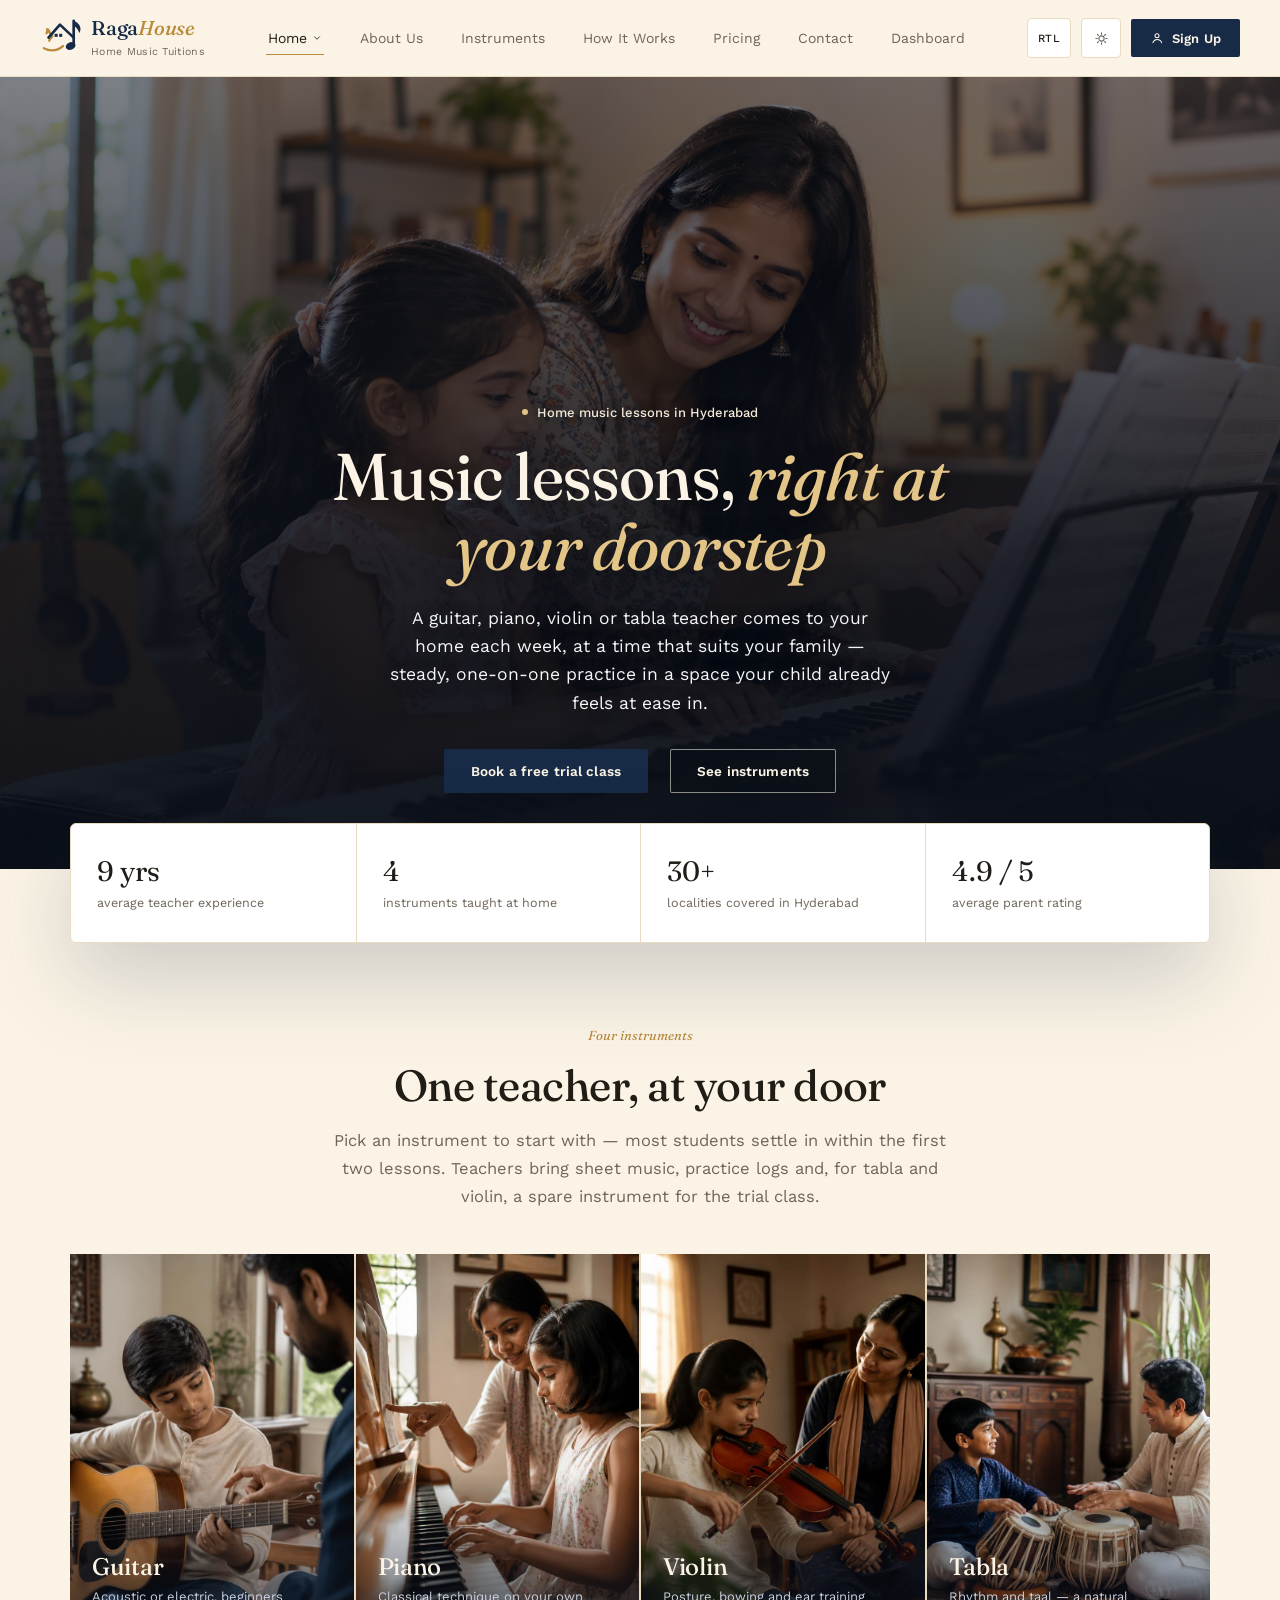
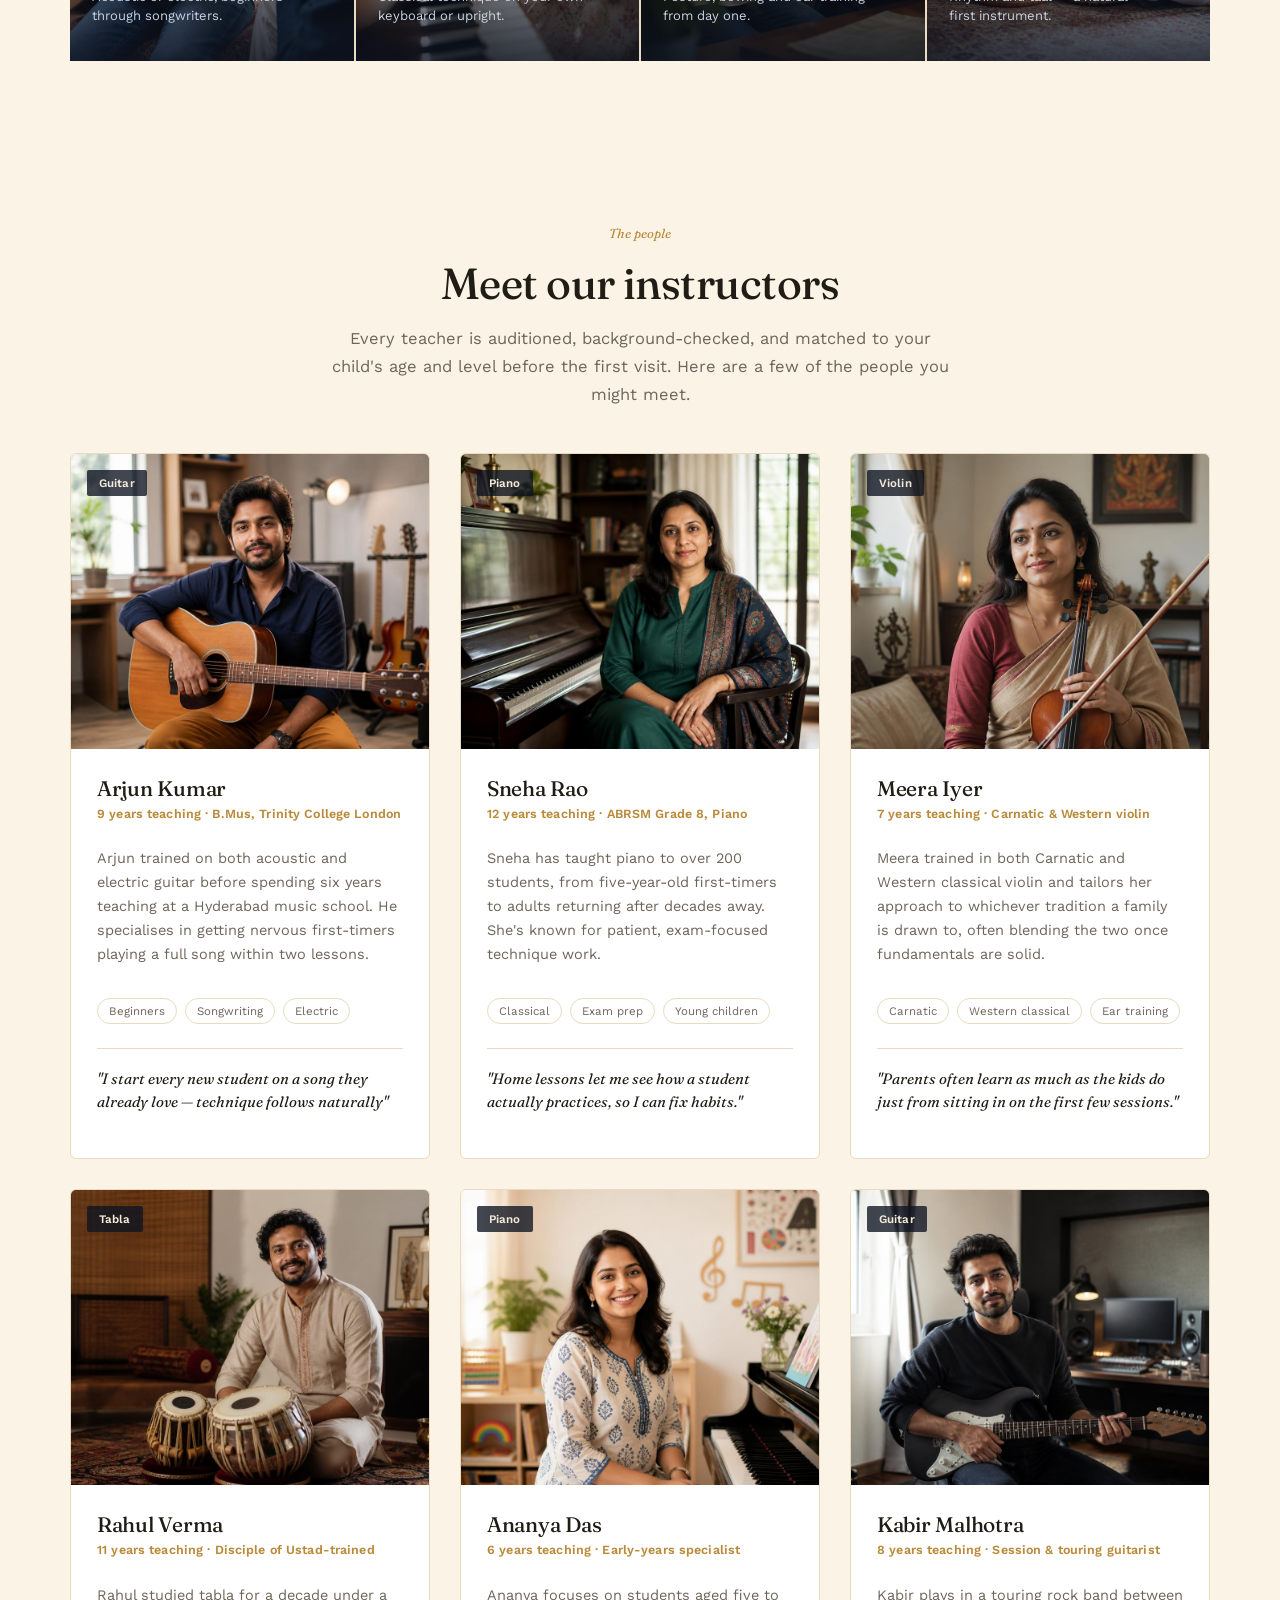
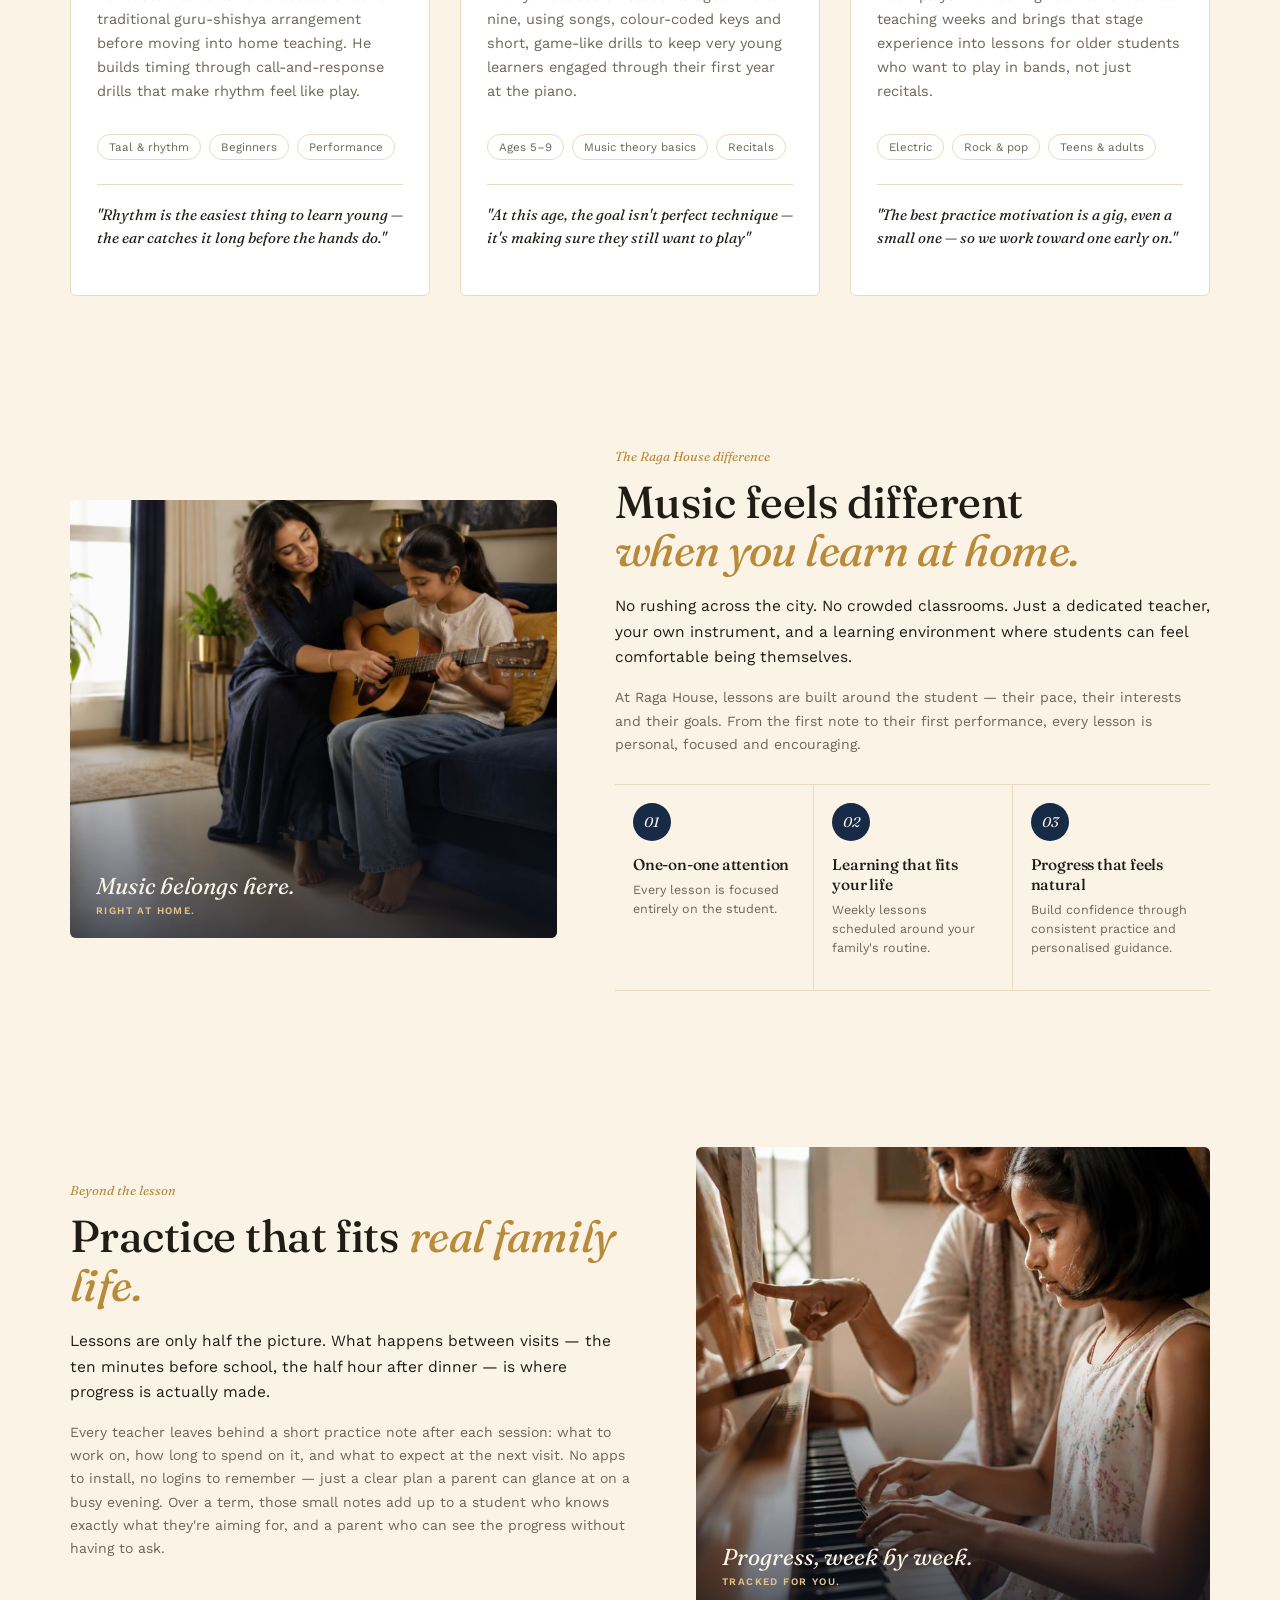
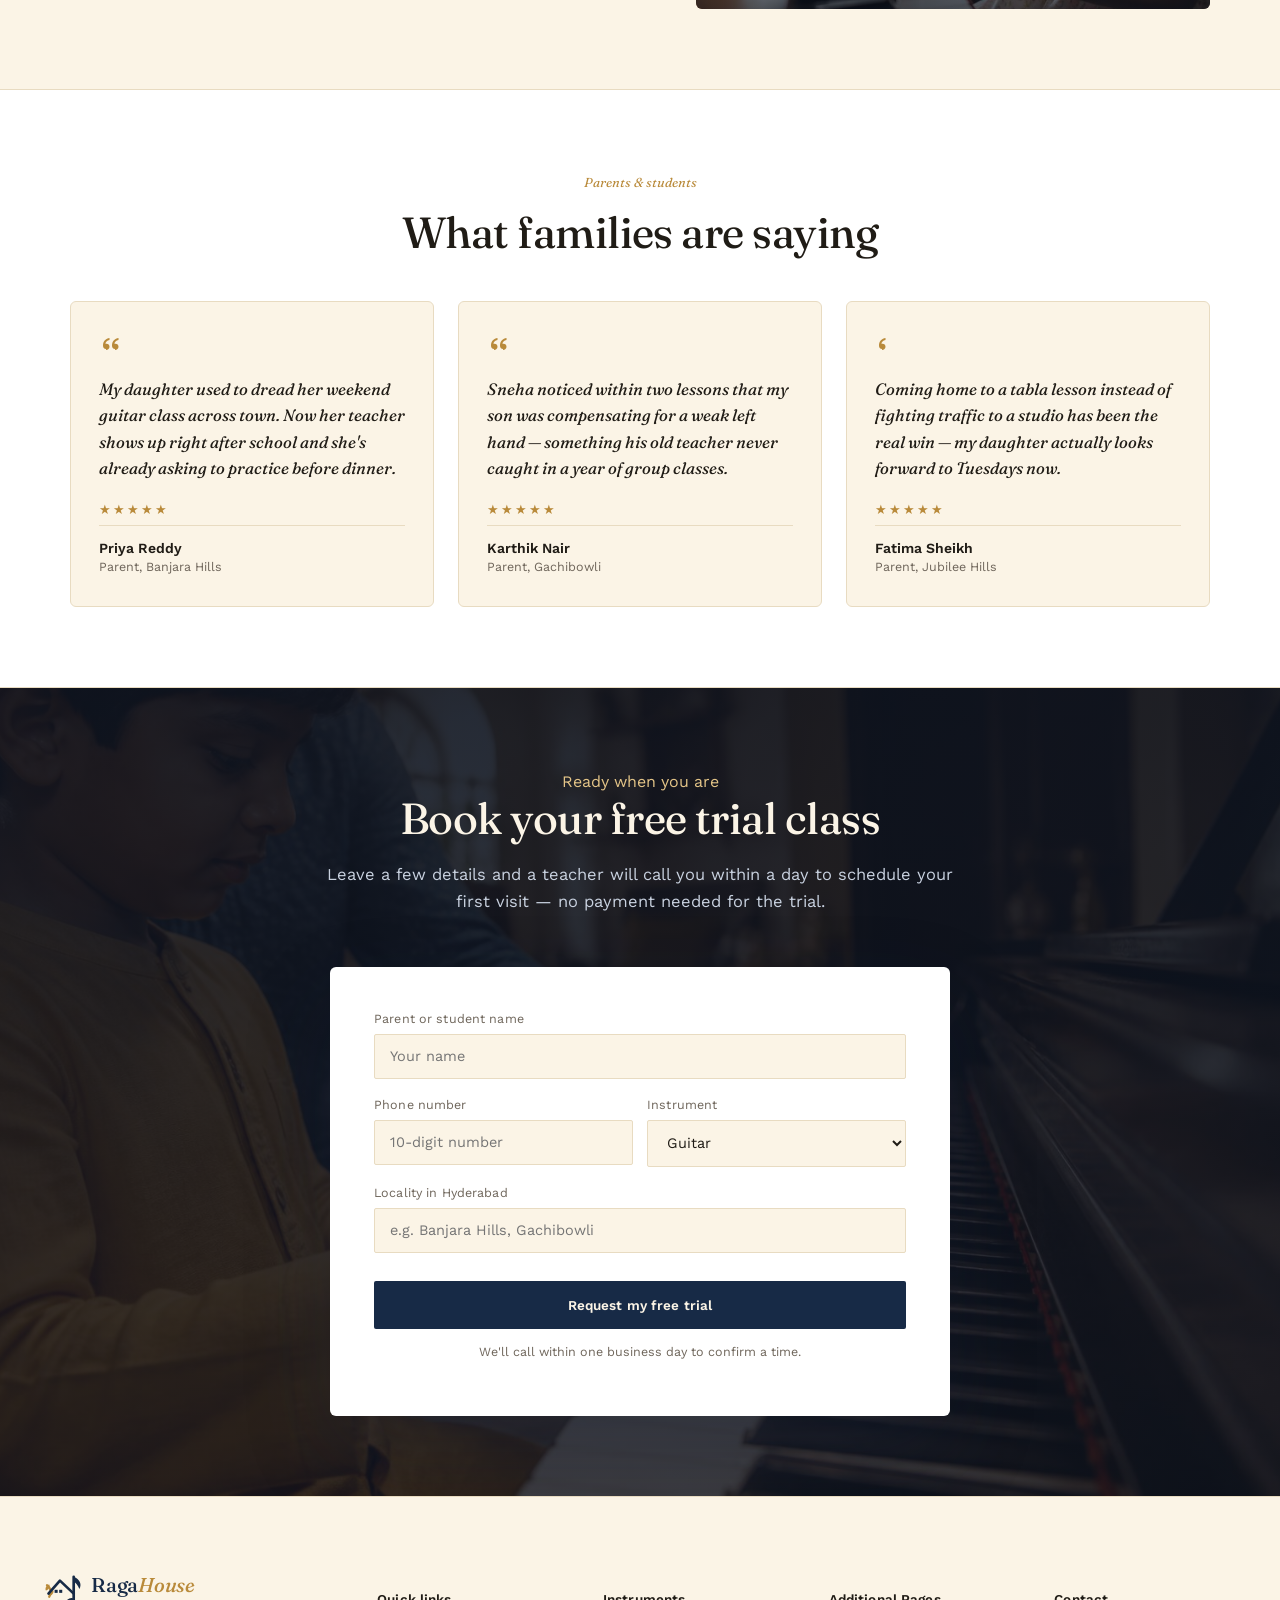
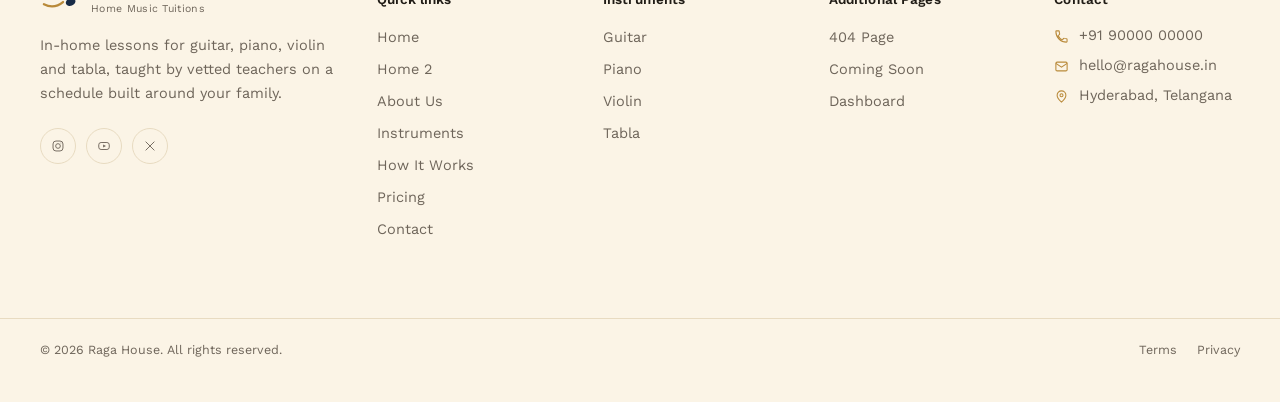
<file: index.html>
<!DOCTYPE html>
<html lang="en">
<head>
<meta charset="UTF-8"/>
<meta http-equiv="refresh" content="0; url=./home/index.html"/>
<title></title>
</head>
<body>
<p> <a href="./home/index.html"></a></p>
</body>
</html>
</file>
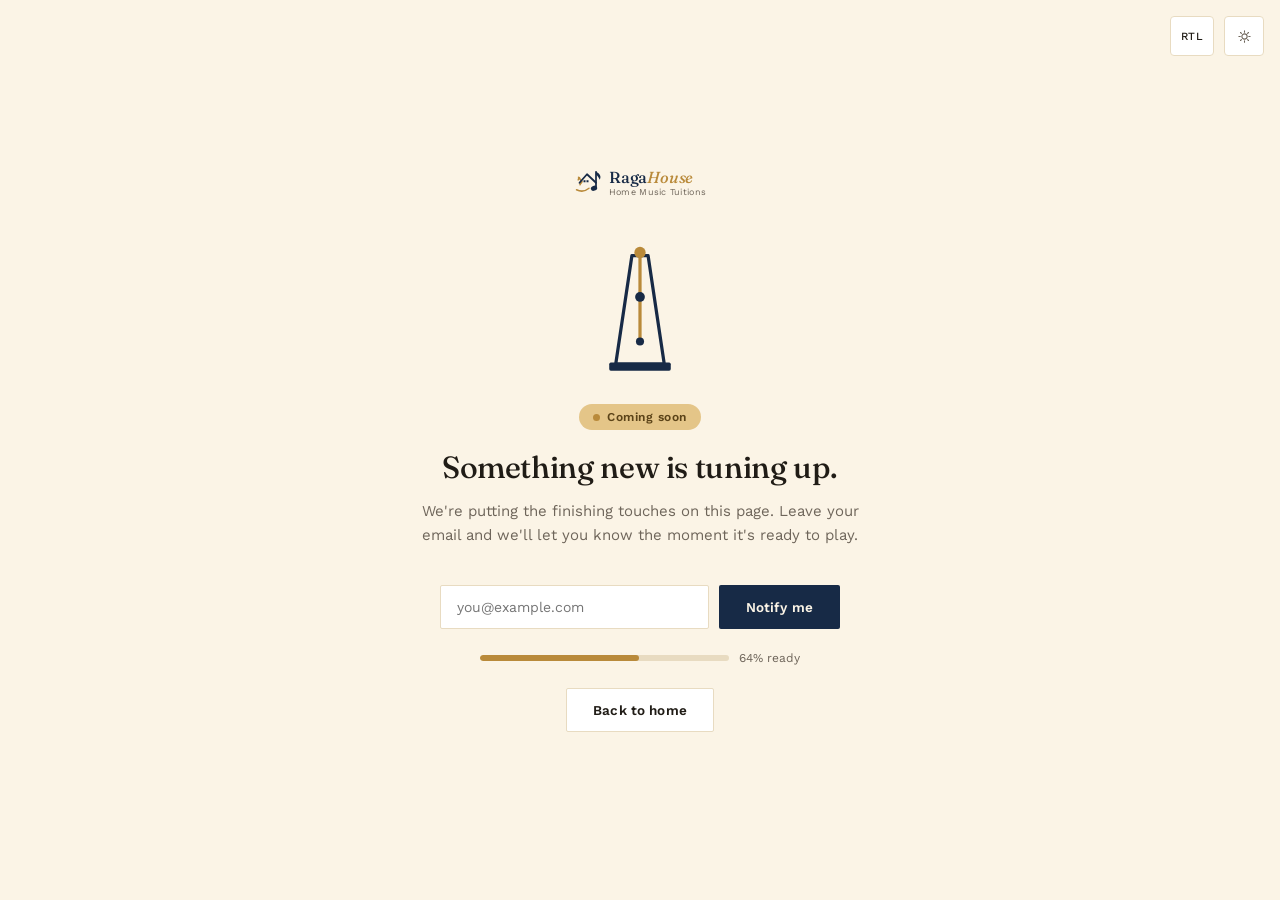
<file: additional/coming-soon.html>
<!DOCTYPE html>
<html lang="en" dir="ltr" data-theme="light">
<head>
<meta charset="UTF-8">
<meta name="viewport" content="width=device-width, initial-scale=1.0">
<title>Coming Soon — Raga House</title>
<meta name="description" content="This page is still being tuned. Leave your email and we'll let you know when it's ready.">
<link rel="preconnect" href="https://fonts.googleapis.com">
<link rel="preconnect" href="https://fonts.gstatic.com" crossorigin>
<link href="https://fonts.googleapis.com/css2?family=Fraunces:ital,opsz,wght@0,9..144,400;0,9..144,460;0,9..144,500;0,9..144,600;1,9..144,400;1,9..144,500&family=Work+Sans:wght@400;500;600;700&display=swap" rel="stylesheet">
<link rel="stylesheet" href="../home/style.css">
<link rel="stylesheet" href="status.css">
<link rel="icon" href="data:image/svg+xml,%3Csvg xmlns='http://www.w3.org/2000/svg' viewBox='0 0 120 110'%3E%3Cpath d='M10 82c20 10 38 4 50-6' stroke='%23B98A3A' stroke-width='6' fill='none' stroke-linecap='round'/%3E%3Cpath d='M24 62c7-11 4-22-6-30' stroke='%23B98A3A' stroke-width='6' fill='none' stroke-linecap='round'/%3E%3Cpath d='M15 46c7-2 12-9 9-16-7 2-12 9-9 16z' fill='%23B98A3A'/%3E%3Cpath d='M24 60c7-1 12-7 11-14-7 1-12 7-11 14z' fill='%23B98A3A'/%3E%3Cpath d='M22 54 L52 20 L52 20' stroke='%23172A46' stroke-width='7' fill='none' stroke-linecap='round' stroke-linejoin='round'/%3E%3Cpath d='M52 20 L88 54' stroke='%23172A46' stroke-width='7' fill='none' stroke-linecap='round' stroke-linejoin='round'/%3E%3Cpath d='M88 10 V70' stroke='%23172A46' stroke-width='7' stroke-linecap='round'/%3E%3Cpath d='M88 10c16 7 22 19 15 32-4-11-11-18-15-20z' fill='%23172A46'/%3E%3Cellipse cx='80' cy='76' rx='13' ry='10' fill='%23172A46' transform='rotate(-20 80 76)'/%3E%3Crect x='38' y='44' width='8' height='8' fill='%23172A46'/%3E%3Crect x='50' y='44' width='8' height='8' fill='%23172A46'/%3E%3C/svg%3E">
</head>
<body class="status-body">

<div class="status-topbar">
  <button class="btn btn-outline btn-sm" id="dir-toggle" aria-label="Toggle text direction">RTL</button>
  <button class="icon-btn" id="theme-toggle" aria-label="Toggle dark mode">
    <svg class="sun" viewBox="0 0 24 24" fill="none" stroke="currentColor" stroke-width="1.7"><circle cx="12" cy="12" r="4.2"/><path d="M12 3v2.2M12 18.8V21M21 12h-2.2M5.2 12H3M18.4 5.6l-1.5 1.5M7.1 16.9l-1.5 1.5M18.4 18.4l-1.5-1.5M7.1 7.1L5.6 5.6" stroke-linecap="round"/></svg>
    <svg class="moon" viewBox="0 0 24 24" fill="none" stroke="currentColor" stroke-width="1.7"><path d="M20 14.5A8.5 8.5 0 1 1 9.5 4a7 7 0 0 0 10.5 10.5z" stroke-linejoin="round"/></svg>
  </button>
</div>

<div class="status-shell">

  <a href="../home/index.html" class="brand status-logo" aria-label="Raga House — back to home">
    <span class="brand-mark" aria-hidden="true">
      <svg viewBox="0 0 120 110" fill="none">
        <path d="M10 82c20 10 38 4 50-6" stroke="var(--logo-gold)" stroke-width="6" fill="none" stroke-linecap="round"/>
        <path d="M24 62c7-11 4-22-6-30" stroke="var(--logo-gold)" stroke-width="6" fill="none" stroke-linecap="round"/>
        <path d="M15 46c7-2 12-9 9-16-7 2-12 9-9 16z" fill="var(--logo-gold)"/>
        <path d="M24 60c7-1 12-7 11-14-7 1-12 7-11 14z" fill="var(--logo-gold)"/>
        <path d="M22 54 L52 20 L88 54" stroke="var(--logo-ink)" stroke-width="7" fill="none" stroke-linecap="round" stroke-linejoin="round"/>
        <path d="M88 10 V70" stroke="var(--logo-ink)" stroke-width="7" stroke-linecap="round"/>
        <path d="M88 10c16 7 22 19 15 32-4-11-11-18-15-20z" fill="var(--logo-ink)"/>
        <ellipse cx="80" cy="76" rx="13" ry="10" fill="var(--logo-ink)" transform="rotate(-20 80 76)"/>
        <rect x="38" y="44" width="8" height="8" fill="var(--logo-ink)"/>
        <rect x="50" y="44" width="8" height="8" fill="var(--logo-ink)"/>
      </svg>
    </span>
    <span class="logo-text">
      <span class="logo-word">Raga<em>House</em></span>
      <span class="brand-sub">Home Music Tuitions</span>
    </span>
  </a>

  <div class="status-illustration">
    <svg viewBox="0 0 200 200" fill="none">
      
      <path d="M70 178 L90 44 H110 L130 178 Z" stroke="var(--ink)" stroke-width="4" fill="none" stroke-linejoin="round"/>
      <rect x="62" y="176" width="76" height="10" rx="2" fill="var(--ink)"/>
      
      <g class="metronome-arm">
        <path d="M100 150 V40" stroke="var(--gold)" stroke-width="4" stroke-linecap="round"/>
        <circle cx="100" cy="40" r="7" fill="var(--gold)"/>
        <circle cx="100" cy="95" r="6" fill="var(--ink)"/>
      </g>
      <circle cx="100" cy="150" r="5" fill="var(--ink)"/>
    </svg>
  </div>

  <span class="status-badge"><span class="dot"></span> Coming soon</span>
  <h1>Something new is tuning up.</h1>
  <p class="status-sub">We're putting the finishing touches on this page. Leave your email and we'll let you know the moment it's ready to play.</p>

  <form class="notify-form" id="notify-form">
    <input type="email" id="notify-email" placeholder="you@example.com" required>
    <button type="submit" class="btn btn-primary">Notify me</button>
  </form>

  <div class="build-meter">
    <div class="build-track"><div class="build-fill"></div></div>
    <span>64% ready</span>
  </div>

  <div class="status-actions">
    <a href="../home/index.html" class="btn btn-outline">Back to home</a>
  </div>
</div>

<div class="toast" id="toast"></div>

<script src="../home/script.js"></script>
<script src="status.js"></script>
</body>
</html>
</file>
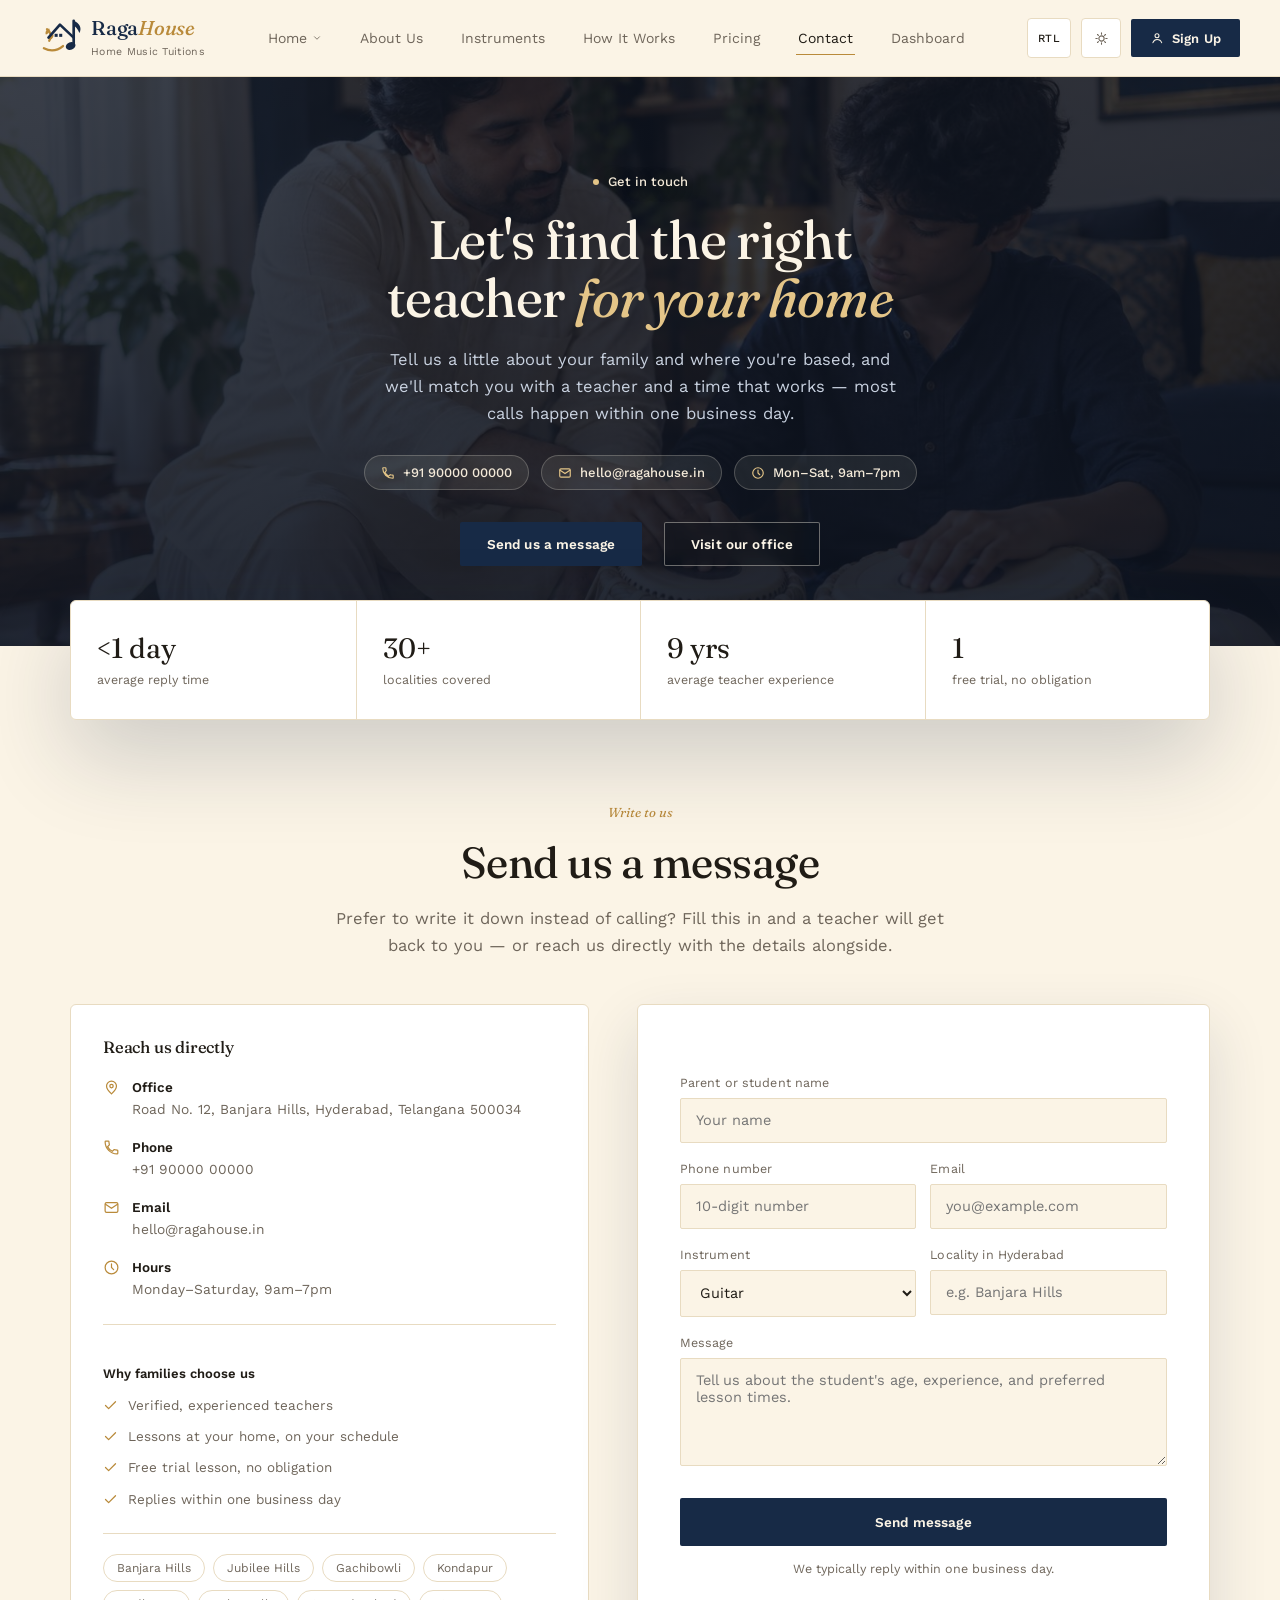
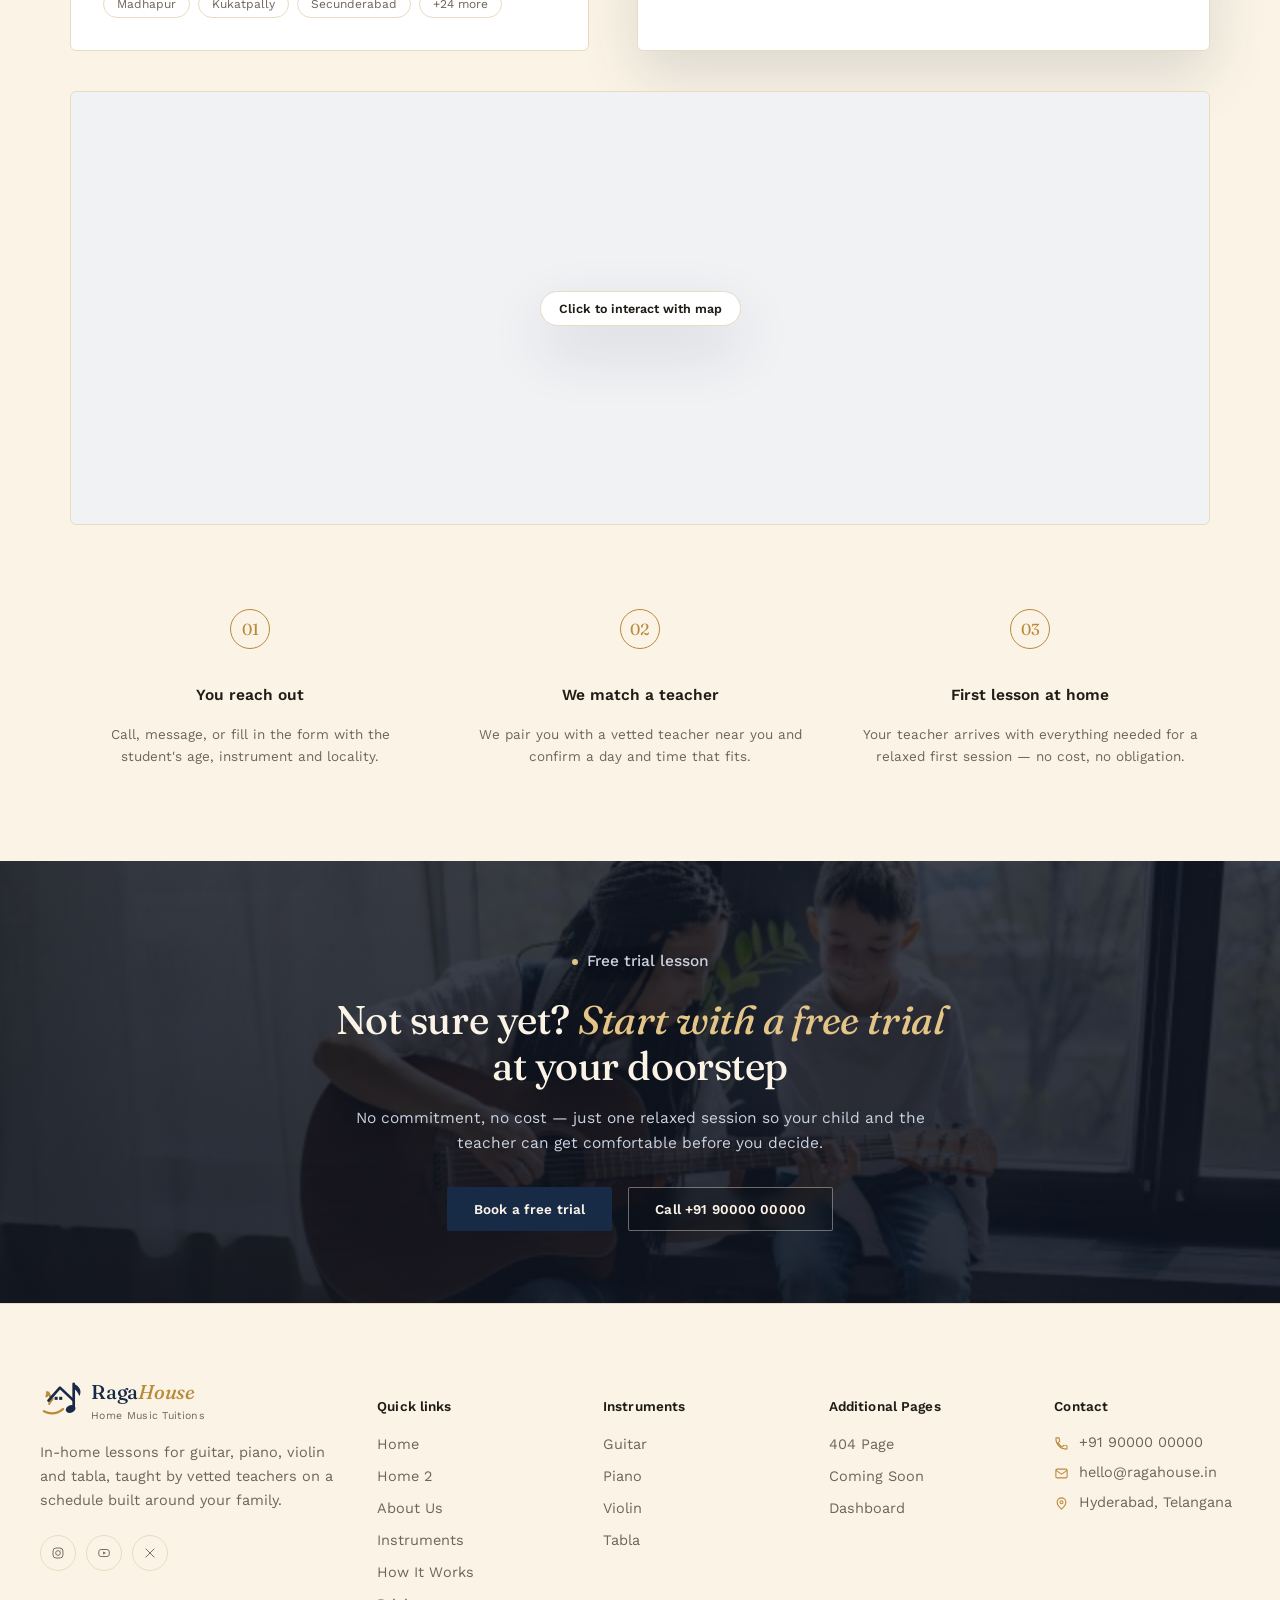
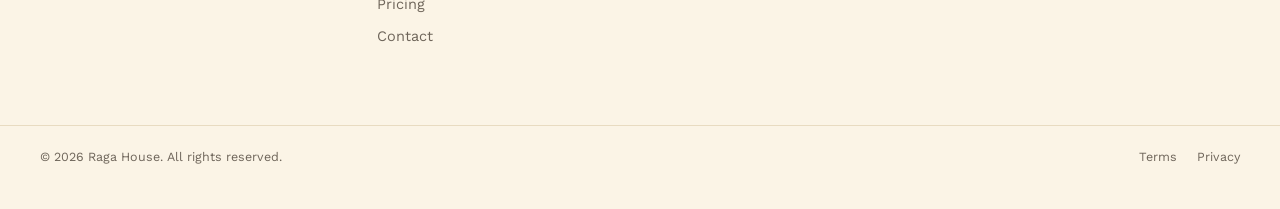
<file: contact/contact.html>
<!DOCTYPE html>
<html lang="en" dir="ltr" data-theme="light">
<head>
<meta charset="UTF-8">
<meta name="viewport" content="width=device-width, initial-scale=1.0">
<title>Contact — Raga House</title>
<meta name="description" content="Get in touch with Raga House to book a home music lesson in Hyderabad — call, message, or find us on the map.">
<link rel="preconnect" href="https://fonts.googleapis.com">
<link rel="preconnect" href="https://fonts.gstatic.com" crossorigin>
<link href="https://fonts.googleapis.com/css2?family=Fraunces:ital,opsz,wght@0,9..144,400;0,9..144,460;0,9..144,500;0,9..144,600;1,9..144,400;1,9..144,500&family=Work+Sans:wght@400;500;600;700&display=swap" rel="stylesheet">
<link rel="stylesheet" href="contact.css">
<link rel="stylesheet" href="../home/style.css">
<link rel="icon" href="data:image/svg+xml,%3Csvg xmlns='http://www.w3.org/2000/svg' viewBox='0 0 120 110'%3E%3Cpath d='M10 82c20 10 38 4 50-6' stroke='%23B98A3A' stroke-width='6' fill='none' stroke-linecap='round'/%3E%3Cpath d='M24 62c7-11 4-22-6-30' stroke='%23B98A3A' stroke-width='6' fill='none' stroke-linecap='round'/%3E%3Cpath d='M15 46c7-2 12-9 9-16-7 2-12 9-9 16z' fill='%23B98A3A'/%3E%3Cpath d='M24 60c7-1 12-7 11-14-7 1-12 7-11 14z' fill='%23B98A3A'/%3E%3Cpath d='M22 54 L52 20 L52 20' stroke='%23172A46' stroke-width='7' fill='none' stroke-linecap='round' stroke-linejoin='round'/%3E%3Cpath d='M52 20 L88 54' stroke='%23172A46' stroke-width='7' fill='none' stroke-linecap='round' stroke-linejoin='round'/%3E%3Cpath d='M88 10 V70' stroke='%23172A46' stroke-width='7' stroke-linecap='round'/%3E%3Cpath d='M88 10c16 7 22 19 15 32-4-11-11-18-15-20z' fill='%23172A46'/%3E%3Cellipse cx='80' cy='76' rx='13' ry='10' fill='%23172A46' transform='rotate(-20 80 76)'/%3E%3Crect x='38' y='44' width='8' height='8' fill='%23172A46'/%3E%3Crect x='50' y='44' width='8' height='8' fill='%23172A46'/%3E%3C/svg%3E">
</head>
<body>

<header class="site">
  <div class="wrap nav-row">
    <a href="../home/index.html" class="brand">
      <span class="brand-mark" aria-hidden="true">
        <svg viewBox="0 0 120 110" fill="none">
          <path d="M10 82c20 10 38 4 50-6" stroke="var(--logo-gold)" stroke-width="6" fill="none" stroke-linecap="round"/>
          <path d="M24 62c7-11 4-22-6-30" stroke="var(--logo-gold)" stroke-width="6" fill="none" stroke-linecap="round"/>
          <path d="M15 46c7-2 12-9 9-16-7 2-12 9-9 16z" fill="var(--logo-gold)"/>
          <path d="M24 60c7-1 12-7 11-14-7 1-12 7-11 14z" fill="var(--logo-gold)"/>
          <path d="M22 54 L52 20 L88 54" stroke="var(--logo-ink)" stroke-width="7" fill="none" stroke-linecap="round" stroke-linejoin="round"/>
          <path d="M88 10 V70" stroke="var(--logo-ink)" stroke-width="7" stroke-linecap="round"/>
          <path d="M88 10c16 7 22 19 15 32-4-11-11-18-15-20z" fill="var(--logo-ink)"/>
          <ellipse cx="80" cy="76" rx="13" ry="10" fill="var(--logo-ink)" transform="rotate(-20 80 76)"/>
          <rect x="38" y="44" width="8" height="8" fill="var(--logo-ink)"/>
          <rect x="50" y="44" width="8" height="8" fill="var(--logo-ink)"/>
        </svg>
      </span>
      <span class="brand-text">
        <span class="logo-word">Raga<em>House</em></span><br>
        <span class="brand-sub">Home Music Tuitions</span>
      </span>
    </a>

    <nav class="primary">
      <div class="nav-item">
        <a href="../home/index.html">Home
          <svg class="caret" viewBox="0 0 24 24" fill="none" stroke="currentColor" stroke-width="2"><path d="M6 9l6 6 6-6" stroke-linecap="round" stroke-linejoin="round"/></svg>
        </a>
        <div class="dropdown">
          <a href="../home/index.html">Home 1</a>
          <a href="../home2/home-2.html">Home 2</a>
        </div>
      </div>
      <a href="../about/about.html">About Us</a>
    <a href="../instruments/instruments.html">Instruments</a>
      <a href="../how-it-works/how-it-works.html">How It Works</a>
      <a href="../pricing/pricing.html">Pricing</a>
      <a href="../contact/contact.html" class="active" aria-current="page">Contact</a>
      <a href="../dashboard/dashboard.html">Dashboard</a>
    </nav>

    <div class="nav-actions">
      <button class="btn btn-outline btn-sm" id="dir-toggle" aria-label="Toggle text direction">RTL</button>
      <button class="icon-btn" id="theme-toggle" aria-label="Toggle dark mode">
        <svg class="sun" viewBox="0 0 24 24" fill="none" stroke="currentColor" stroke-width="1.7"><circle cx="12" cy="12" r="4.2"/><path d="M12 3v2.2M12 18.8V21M21 12h-2.2M5.2 12H3M18.4 5.6l-1.5 1.5M7.1 16.9l-1.5 1.5M18.4 18.4l-1.5-1.5M7.1 7.1L5.6 5.6" stroke-linecap="round"/></svg>
        <svg class="moon" viewBox="0 0 24 24" fill="none" stroke="currentColor" stroke-width="1.7"><path d="M20 14.5A8.5 8.5 0 1 1 9.5 4a7 7 0 0 0 10.5 10.5z" stroke-linejoin="round"/></svg>
      </button>
      <a href="../signup/signup.html" class="btn btn-primary btn-sm desktop-only">
        <svg viewBox="0 0 24 24" fill="none" stroke="currentColor" stroke-width="1.8"><circle cx="12" cy="8" r="3.4"/><path d="M5 20c1.4-3.6 4.2-5.4 7-5.4S18.6 16.4 20 20" stroke-linecap="round"/></svg>
        <span class="btn-label">Sign Up</span>
      </a>
      <button class="menu-toggle" id="menu-toggle" aria-label="Open menu">
        <svg viewBox="0 0 24 24" fill="none" stroke="currentColor" stroke-width="1.6"><path d="M3 6h18M3 12h18M3 18h18" stroke-linecap="round"/></svg>
      </button>
    </div>
  </div>

  <div class="mobile-panel" id="mobile-panel">
    <details class="mobile-dropdown">
      <summary>Home</summary>
      <a href="../home/index.html">Home 1</a>
      <a href="../home2/home-2.html">Home 2</a>
    </details>
    
    <a href="../about/about.html">About Us</a>
    <a href="../instruments/instruments.html">Instruments</a>
    <a href="../how-it-works/how-it-works.html">How It Works</a>
    <a href="../pricing/pricing.html">Pricing</a>
    <a href="../contact/contact.html">Contact</a>
    <a href="../dashboard/dashboard.html">Dashboard</a>
    <a href="../signup/signup.html" class="btn btn-primary btn-sm mobile-signup-btn">
      <svg viewBox="0 0 24 24" fill="none" stroke="currentColor" stroke-width="1.8"><circle cx="12" cy="8" r="3.4"/><path d="M5 20c1.4-3.6 4.2-5.4 7-5.4S18.6 16.4 20 20" stroke-linecap="round"/></svg>
      <span class="btn-label">Sign Up</span>
    </a>
  </div>
</header>

<section class="page-hero contact-hero" id="top">
  <div class="bg-photo" aria-hidden="true"><img src="raga-contact-hero.jpg" alt=""></div>
  <div class="wrap">
    <div class="page-hero-inner">
      <p class="eyebrow-note"><span class="dot"></span>Get in touch</p>
      <h1>Let's find the right teacher <em>for your home</em></h1>
      <p class="lead">Tell us a little about your family and where you're based, and we'll match you with a teacher and a time that works — most calls happen within one business day.</p>
      
      <div class="hero-chips">
        <a href="tel:+919000000000" class="hero-chip">
          <svg viewBox="0 0 24 24" fill="none" stroke="currentColor" stroke-width="2"><path d="M6.6 10.8c1.4 2.8 3.8 5.2 6.6 6.6l2.2-2.2c.3-.3.7-.4 1-.2 1.1.4 2.3.6 3.5.6.6 0 1 .4 1 1V20c0 .6-.4 1-1 1C10.6 21 3 13.4 3 4c0-.6.4-1 1-1h3.4c.6 0 1 .4 1 1 0 1.2.2 2.4.6 3.5.1.4 0 .8-.2 1z"/></svg>
          +91 90000 00000
        </a>
        <a href="mailto:hello@ragahouse.in" class="hero-chip">
          <svg viewBox="0 0 24 24" fill="none" stroke="currentColor" stroke-width="2"><rect x="3" y="5" width="18" height="14" rx="2"/><path d="M3 7l9 6 9-6"/></svg>
          hello@ragahouse.in
        </a>
        <span class="hero-chip">
          <svg viewBox="0 0 24 24" fill="none" stroke="currentColor" stroke-width="2"><circle cx="12" cy="12" r="9"/><path d="M12 7v5l3 3" stroke-linecap="round"/></svg>
          Mon–Sat, 9am–7pm
        </span>
      </div>

      <div class="hero-ctas">
        <a href="#send-message" class="btn btn-primary">Send us a message</a>
        <a href="#visit-us" class="btn btn-ghost">Visit our office</a>
      </div>
    </div>
  </div>
</section>

<div class="stats-float-wrap wrap">
  <div class="stats-float">
    <div class="stat"><div class="num">&lt;1 day</div><div class="lbl">average reply time</div></div>
    <div class="stat"><div class="num">30+</div><div class="lbl">localities covered</div></div>
    <div class="stat"><div class="num">9 yrs</div><div class="lbl">average teacher experience</div></div>
    <div class="stat"><div class="num">1</div><div class="lbl">free trial, no obligation</div></div>
  </div>
</div>

<section class="section" id="send-message">
  <div class="wrap">
    <div class="section-head center">
      <span class="eyebrow">Write to us</span>
      <h2>Send us a message</h2>
      <p>Prefer to write it down instead of calling? Fill this in and a teacher will get back to you — or reach us directly with the details alongside.</p>
    </div>

    <div class="contact-grid" id="visit-us">
      <div class="contact-info-card">
        <div class="info-header">
          <h3>Reach us directly</h3>
          <ul class="contact-info-list">
            <li class="contact-line">
              <svg viewBox="0 0 24 24" fill="none" stroke="currentColor" stroke-width="1.7"><path d="M12 21s-7-6.1-7-11a7 7 0 0114 0c0 4.9-7 11-7 11z"/><circle cx="12" cy="10" r="2.4"/></svg>
              <span><strong>Office</strong>Road No. 12, Banjara Hills, Hyderabad, Telangana 500034</span>
            </li>
            <li class="contact-line">
              <svg viewBox="0 0 24 24" fill="none" stroke="currentColor" stroke-width="1.7"><path d="M6.6 10.8c1.4 2.8 3.8 5.2 6.6 6.6l2.2-2.2c.3-.3.7-.4 1-.2 1.1.4 2.3.6 3.5.6.6 0 1 .4 1 1V20c0 .6-.4 1-1 1C10.6 21 3 13.4 3 4c0-.6.4-1 1-1h3.4c.6 0 1 .4 1 1 0 1.2.2 2.4.6 3.5.1.4 0 .8-.2 1z"/></svg>
              <span><strong>Phone</strong>+91 90000 00000</span>
            </li>
            <li class="contact-line">
              <svg viewBox="0 0 24 24" fill="none" stroke="currentColor" stroke-width="1.7"><rect x="3" y="5" width="18" height="14" rx="2"/><path d="M3 7l9 6 9-6"/></svg>
              <span><strong>Email</strong>hello@ragahouse.in</span>
            </li>
            <li class="contact-line">
              <svg viewBox="0 0 24 24" fill="none" stroke="currentColor" stroke-width="1.7"><circle cx="12" cy="12" r="9"/><path d="M12 7v5l3 3" stroke-linecap="round"/></svg>
              <span><strong>Hours</strong>Monday–Saturday, 9am–7pm</span>
            </li>
          </ul>
        </div>

        <div class="info-highlights">
          <h4>Why families choose us</h4>
          <ul>
            <li>
              <svg viewBox="0 0 24 24" fill="none" stroke="currentColor" stroke-width="2"><path d="M20 6L9 17l-5-5" stroke-linecap="round" stroke-linejoin="round"/></svg>
              Verified, experienced teachers
            </li>
            <li>
              <svg viewBox="0 0 24 24" fill="none" stroke="currentColor" stroke-width="2"><path d="M20 6L9 17l-5-5" stroke-linecap="round" stroke-linejoin="round"/></svg>
              Lessons at your home, on your schedule
            </li>
            <li>
              <svg viewBox="0 0 24 24" fill="none" stroke="currentColor" stroke-width="2"><path d="M20 6L9 17l-5-5" stroke-linecap="round" stroke-linejoin="round"/></svg>
              Free trial lesson, no obligation
            </li>
            <li>
              <svg viewBox="0 0 24 24" fill="none" stroke="currentColor" stroke-width="2"><path d="M20 6L9 17l-5-5" stroke-linecap="round" stroke-linejoin="round"/></svg>
              Replies within one business day
            </li>
          </ul>
        </div>

        <div class="areas-chips">
          <span>Banjara Hills</span><span>Jubilee Hills</span><span>Gachibowli</span>
          <span>Kondapur</span><span>Madhapur</span><span>Kukatpally</span>
          <span>Secunderabad</span><span>+24 more</span>
        </div>
      </div>

      <div class="contact-form-card">
        <form class="contact-form">
          <div class="form-row">
            <label for="c-name">Parent or student name</label>
            <input id="c-name" type="text" placeholder="Your name" required>
          </div>
          <div class="form-two">
            <div class="form-row">
              <label for="c-phone">Phone number</label>
              <input id="c-phone" type="tel" placeholder="10-digit number" required>
            </div>
            <div class="form-row">
              <label for="c-email">Email</label>
              <input id="c-email" type="email" placeholder="you@example.com">
            </div>
          </div>
          <div class="form-two">
            <div class="form-row">
              <label for="c-instrument">Instrument</label>
              <select id="c-instrument">
                <option>Guitar</option>
                <option>Piano</option>
                <option>Violin</option>
                <option>Tabla</option>
                <option>Not sure yet</option>
              </select>
            </div>
            <div class="form-row">
              <label for="c-area">Locality in Hyderabad</label>
              <input id="c-area" type="text" placeholder="e.g. Banjara Hills">
            </div>
          </div>
          <div class="form-row">
            <label for="c-message">Message</label>
            <textarea id="c-message" placeholder="Tell us about the student's age, experience, and preferred lesson times."></textarea>
          </div>
          <button type="submit" class="btn btn-primary">Send message</button>
          <p class="form-fine">We typically reply within one business day.</p>
        </form>
      </div>
    </div>

    <div class="map-frame map-frame-full">
      <div class="map-overlay"><span>Click to interact with map</span></div>
      <iframe
        title="Raga House office location on map"
        loading="lazy"
        referrerpolicy="no-referrer-when-downgrade"
        src="https://www.openstreetmap.org/export/embed.html?bbox=78.42%2C17.40%2C78.46%2C17.43&layer=mapnik&marker=17.415%2C78.44">
      </iframe>
    </div>

    <div class="contact-steps">
      <div class="contact-step">
        <span class="step-num">01</span>
        <h4>You reach out</h4>
        <p>Call, message, or fill in the form with the student's age, instrument and locality.</p>
      </div>
      <div class="contact-step">
        <span class="step-num">02</span>
        <h4>We match a teacher</h4>
        <p>We pair you with a vetted teacher near you and confirm a day and time that fits.</p>
      </div>
      <div class="contact-step">
        <span class="step-num">03</span>
        <h4>First lesson at home</h4>
        <p>Your teacher arrives with everything needed for a relaxed first session — no cost, no obligation.</p>
      </div>
    </div>
  </div>
</section>

<section class="cta-band">
  <div class="bg-photo" aria-hidden="true"><img src="raga-cta-bg.webp" alt=""></div>
  <div class="wrap">
    <div class="cta-band-inner">
      <p class="eyebrow-note"><span class="dot"></span>Free trial lesson</p>
      <h2>Not sure yet? <em>Start with a free trial</em> at your doorstep</h2>
      <p>No commitment, no cost — just one relaxed session so your child and the teacher can get comfortable before you decide.</p>
      <div class="cta-band-ctas">
        <a href="#send-message" class="btn btn-primary">Book a free trial</a>
        <a href="tel:+919000000000" class="btn btn-ghost">Call +91 90000 00000</a>
      </div>
    </div>
  </div>
</section>

<footer class="site">
  <div class="wrap footer-grid">
    <div class="footer-brand">
      <a href="../home/index.html" class="brand">
        <span class="brand-mark" aria-hidden="true">
          <svg viewBox="0 0 120 110" fill="none">
            <path d="M10 82c20 10 38 4 50-6" stroke="var(--logo-gold)" stroke-width="6" fill="none" stroke-linecap="round"/>
            <path d="M24 62c7-11 4-22-6-30" stroke="var(--logo-gold)" stroke-width="6" fill="none" stroke-linecap="round"/>
            <path d="M15 46c7-2 12-9 9-16-7 2-12 9-9 16z" fill="var(--logo-gold)"/>
            <path d="M24 60c7-1 12-7 11-14-7 1-12 7-11 14z" fill="var(--logo-gold)"/>
            <path d="M22 54 L52 20 L88 54" stroke="var(--logo-ink)" stroke-width="7" fill="none" stroke-linecap="round" stroke-linejoin="round"/>
            <path d="M88 10 V70" stroke="var(--logo-ink)" stroke-width="7" stroke-linecap="round"/>
            <path d="M88 10c16 7 22 19 15 32-4-11-11-18-15-20z" fill="var(--logo-ink)"/>
            <ellipse cx="80" cy="76" rx="13" ry="10" fill="var(--logo-ink)" transform="rotate(-20 80 76)"/>
            <rect x="38" y="44" width="8" height="8" fill="var(--logo-ink)"/>
            <rect x="50" y="44" width="8" height="8" fill="var(--logo-ink)"/>
          </svg>
        </span>
        <span class="brand-text">
          <span class="logo-word">Raga<em>House</em></span><br>
          <span class="brand-sub">Home Music Tuitions</span>
        </span>
      </a>
      <p class="footer-desc" style="margin-top:18px;">In-home lessons for guitar, piano, violin and tabla, taught by vetted teachers on a schedule built around your family.</p>
      <div class="socials">
        <a href="#" aria-label="Instagram"><svg viewBox="0 0 24 24" fill="none" stroke="currentColor" stroke-width="1.6"><rect x="3.5" y="3.5" width="17" height="17" rx="5"/><circle cx="12" cy="12" r="4"/><circle cx="17" cy="7" r="0.8" fill="currentColor" stroke="none"/></svg></a>
        <a href="#" aria-label="YouTube"><svg viewBox="0 0 24 24" fill="none" stroke="currentColor" stroke-width="1.6"><rect x="3" y="6" width="18" height="12" rx="4"/><path d="M10.5 9.5l5 2.5-5 2.5z" fill="currentColor" stroke="none"/></svg></a>
        <a href="#" aria-label="X"><svg viewBox="0 0 24 24" fill="none" stroke="currentColor" stroke-width="1.6"><path d="M5 5l14 14M19 5L5 19" stroke-linecap="round"/></svg></a>
      </div>
    </div>

    <div class="footer-col">
      <h4>Quick links</h4>
      <ul>
        <li><a href="../home/index.html">Home</a></li>
        <li><a href="../home2/home-2.html">Home 2</a></li>
        <li><a href="../about/about.html">About Us</a></li>
        <li><a href="../instruments/instruments.html">Instruments</a></li>
        <li><a href="../how-it-works/how-it-works.html">How It Works</a></li>
        <li><a href="../pricing/pricing.html">Pricing</a></li>
        <li><a href="../contact/contact.html">Contact</a></li>
      </ul>
    </div>

    <div class="footer-col">
      <h4>Instruments</h4>
      <ul>
        <li><a href="../instruments/instrument-detail.html#guitar">Guitar</a></li>
        <li><a href="../instruments/instrument-detail.html#piano">Piano</a></li>
        <li><a href="../instruments/instrument-detail.html#violin">Violin</a></li>
        <li><a href="../instruments/instrument-detail.html#tabla">Tabla</a></li>
      </ul>
    </div>

    <div class="footer-col">
      <h4>Additional Pages</h4>
      <ul>
        <li><a href="../additional/404.html">404 Page</a></li>
        <li><a href="../additional/coming-soon.html">Coming Soon</a></li>
        <li><a href="../dashboard/dashboard.html">Dashboard</a></li>
      </ul>
    </div>

    <div class="footer-col">
      <h4>Contact</h4>
      <ul>
        <li class="contact-line">
          <svg viewBox="0 0 24 24" fill="none" stroke="currentColor" stroke-width="1.7"><path d="M6.6 10.8c1.4 2.8 3.8 5.2 6.6 6.6l2.2-2.2c.3-.3.7-.4 1-.2 1.1.4 2.3.6 3.5.6.6 0 1 .4 1 1V20c0 .6-.4 1-1 1C10.6 21 3 13.4 3 4c0-.6.4-1 1-1h3.4c.6 0 1 .4 1 1 0 1.2.2 2.4.6 3.5.1.4 0 .8-.2 1z"/></svg>
          +91 90000 00000
        </li>
        <li class="contact-line">
          <svg viewBox="0 0 24 24" fill="none" stroke="currentColor" stroke-width="1.7"><rect x="3" y="5" width="18" height="14" rx="2"/><path d="M3 7l9 6 9-6"/></svg>
          hello@ragahouse.in
        </li>
        <li class="contact-line">
          <svg viewBox="0 0 24 24" fill="none" stroke="currentColor" stroke-width="1.7"><path d="M12 21s-7-6.1-7-11a7 7 0 0114 0c0 4.9-7 11-7 11z"/><circle cx="12" cy="10" r="2.4"/></svg>
          Hyderabad, Telangana
        </li>
      </ul>
    </div>
  </div>

  <div class="wrap footer-bottom">
    <span>© 2026 Raga House. All rights reserved.</span>
    <div class="footer-bottom-links">
      <a href="../legal/terms.html">Terms</a>
      <a href="../legal/privacy.html">Privacy</a>
    </div>
  </div>
</footer>

<script src="../home/script.js"></script>
</body>
</html>
</file>
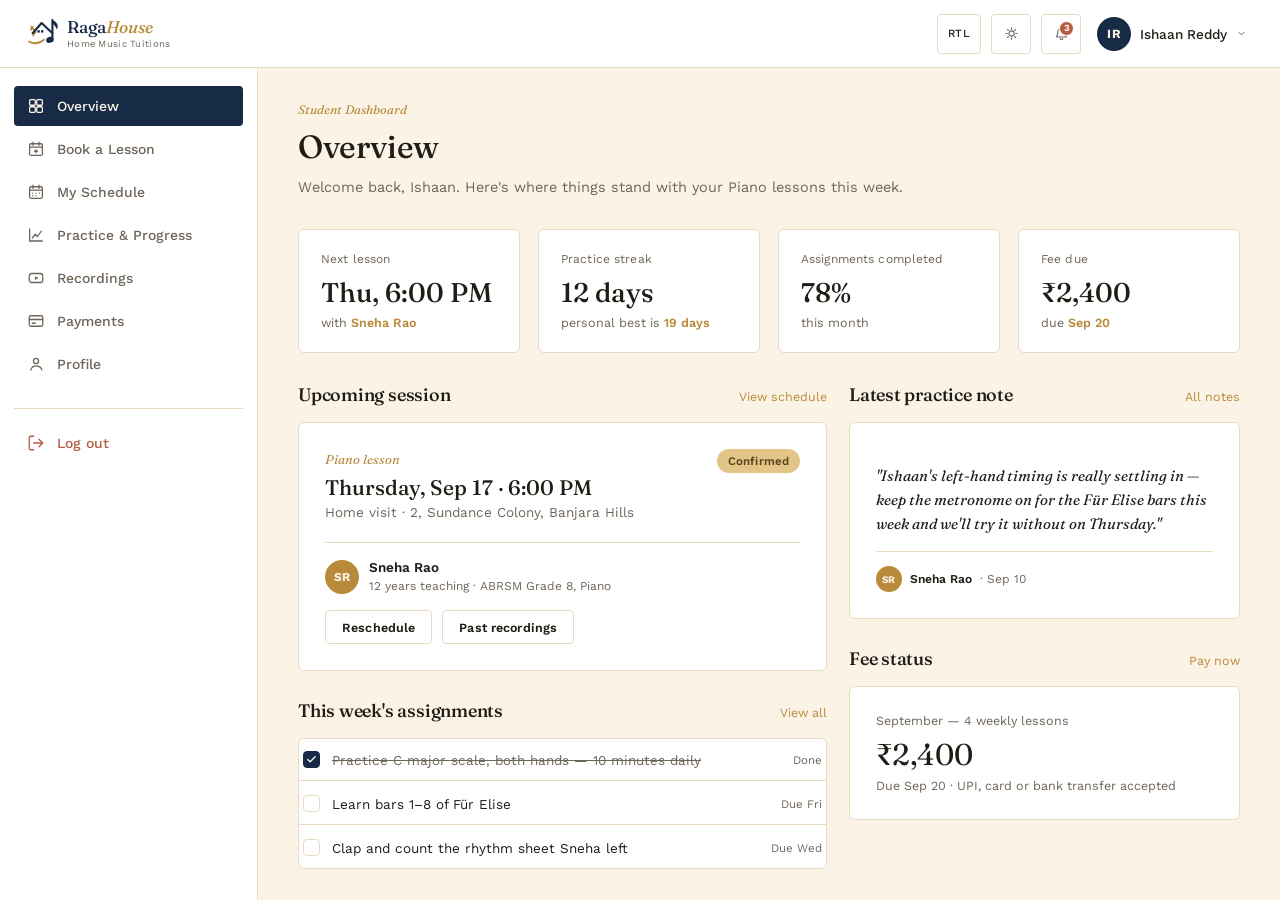
<file: dashboard/dashboard.html>
<!DOCTYPE html>
<html lang="en" dir="ltr" data-theme="light">
<head>
<meta charset="UTF-8">
<meta name="viewport" content="width=device-width, initial-scale=1.0">
<title>Student Dashboard — Raga House</title>
<meta name="description" content="Book weekly lesson slots, track practice and progress, and manage your Raga House music lessons.">
<link rel="preconnect" href="https://fonts.googleapis.com">
<link rel="preconnect" href="https://fonts.gstatic.com" crossorigin>
<link href="https://fonts.googleapis.com/css2?family=Fraunces:ital,opsz,wght@0,9..144,400;0,9..144,460;0,9..144,500;0,9..144,600;1,9..144,400;1,9..144,500&family=Work+Sans:wght@400;500;600;700&display=swap" rel="stylesheet">
<link rel="stylesheet" href="../home/style.css">
<link rel="stylesheet" href="dashboard.css">
<link rel="icon" href="data:image/svg+xml,%3Csvg xmlns='http://www.w3.org/2000/svg' viewBox='0 0 120 110'%3E%3Cpath d='M10 82c20 10 38 4 50-6' stroke='%23B98A3A' stroke-width='6' fill='none' stroke-linecap='round'/%3E%3Cpath d='M24 62c7-11 4-22-6-30' stroke='%23B98A3A' stroke-width='6' fill='none' stroke-linecap='round'/%3E%3Cpath d='M15 46c7-2 12-9 9-16-7 2-12 9-9 16z' fill='%23B98A3A'/%3E%3Cpath d='M24 60c7-1 12-7 11-14-7 1-12 7-11 14z' fill='%23B98A3A'/%3E%3Cpath d='M22 54 L52 20 L52 20' stroke='%23172A46' stroke-width='7' fill='none' stroke-linecap='round' stroke-linejoin='round'/%3E%3Cpath d='M52 20 L88 54' stroke='%23172A46' stroke-width='7' fill='none' stroke-linecap='round' stroke-linejoin='round'/%3E%3Cpath d='M88 10 V70' stroke='%23172A46' stroke-width='7' stroke-linecap='round'/%3E%3Cpath d='M88 10c16 7 22 19 15 32-4-11-11-18-15-20z' fill='%23172A46'/%3E%3Cellipse cx='80' cy='76' rx='13' ry='10' fill='%23172A46' transform='rotate(-20 80 76)'/%3E%3Crect x='38' y='44' width='8' height='8' fill='%23172A46'/%3E%3Crect x='50' y='44' width='8' height='8' fill='%23172A46'/%3E%3C/svg%3E">
</head>
<body class="dashboard-body">

<div class="dash-app">

  
  <header class="dash-topbar">
    <div class="topbar-left">
      <button class="icon-btn sidebar-toggle" id="sidebar-toggle" aria-label="Open navigation">
        <svg viewBox="0 0 24 24" fill="none" stroke="currentColor" stroke-width="1.7"><path d="M3 6h18M3 12h18M3 18h18" stroke-linecap="round"/></svg>
      </button>
      <a href="../home/index.html" class="brand dash-brand" aria-label="Raga House — back to home">
        <span class="brand-mark" aria-hidden="true">
          <svg viewBox="0 0 120 110" fill="none">
            <path d="M10 82c20 10 38 4 50-6" stroke="var(--logo-gold)" stroke-width="6" fill="none" stroke-linecap="round"/>
            <path d="M24 62c7-11 4-22-6-30" stroke="var(--logo-gold)" stroke-width="6" fill="none" stroke-linecap="round"/>
            <path d="M15 46c7-2 12-9 9-16-7 2-12 9-9 16z" fill="var(--logo-gold)"/>
            <path d="M24 60c7-1 12-7 11-14-7 1-12 7-11 14z" fill="var(--logo-gold)"/>
            <path d="M22 54 L52 20 L88 54" stroke="var(--logo-ink)" stroke-width="7" fill="none" stroke-linecap="round" stroke-linejoin="round"/>
            <path d="M88 10 V70" stroke="var(--logo-ink)" stroke-width="7" stroke-linecap="round"/>
            <path d="M88 10c16 7 22 19 15 32-4-11-11-18-15-20z" fill="var(--logo-ink)"/>
            <ellipse cx="80" cy="76" rx="13" ry="10" fill="var(--logo-ink)" transform="rotate(-20 80 76)"/>
            <rect x="38" y="44" width="8" height="8" fill="var(--logo-ink)"/>
            <rect x="50" y="44" width="8" height="8" fill="var(--logo-ink)"/>
          </svg>
        </span>
        <span class="brand-text">
          <span class="logo-word">Raga<em>House</em></span>
          <span class="brand-sub">Home Music Tuitions</span>
        </span>
      </a>
    </div>

    <div class="topbar-right">
      <button class="btn btn-outline btn-sm" id="dir-toggle" aria-label="Toggle text direction">RTL</button>
      <button class="icon-btn" id="theme-toggle" aria-label="Toggle dark mode">
        <svg class="sun" viewBox="0 0 24 24" fill="none" stroke="currentColor" stroke-width="1.7"><circle cx="12" cy="12" r="4.2"/><path d="M12 3v2.2M12 18.8V21M21 12h-2.2M5.2 12H3M18.4 5.6l-1.5 1.5M7.1 16.9l-1.5 1.5M18.4 18.4l-1.5-1.5M7.1 7.1L5.6 5.6" stroke-linecap="round"/></svg>
        <svg class="moon" viewBox="0 0 24 24" fill="none" stroke="currentColor" stroke-width="1.7"><path d="M20 14.5A8.5 8.5 0 1 1 9.5 4a7 7 0 0 0 10.5 10.5z" stroke-linejoin="round"/></svg>
      </button>

      <div class="notif-wrap">
        <button class="icon-btn notif-btn" id="notif-btn" aria-haspopup="true" aria-expanded="false" aria-label="Notifications">
          <svg viewBox="0 0 24 24" fill="none" stroke="currentColor" stroke-width="1.7"><path d="M6 10a6 6 0 1112 0c0 3.4.8 5.4 1.7 6.6.3.4 0 1-.5 1H4.8c-.5 0-.8-.6-.5-1C5.2 15.4 6 13.4 6 10z" stroke-linecap="round" stroke-linejoin="round"/><path d="M10 20a2 2 0 004 0" stroke-linecap="round"/></svg>
          <span class="notif-badge" id="notif-badge">3</span>
        </button>
        <div class="notif-dropdown" id="notif-dropdown">
          <div class="dropdown-head">
            <h4>Notifications</h4>
            <button class="text-link" id="mark-read">Mark all read</button>
          </div>
          <ul class="notif-list" id="notif-list">
            <li class="notif-item unread">
              <span class="notif-dot"></span>
              <div><p>Sneha left a new practice note after Thursday's lesson.</p><span>2 hours ago</span></div>
            </li>
            <li class="notif-item unread">
              <span class="notif-dot"></span>
              <div><p>Your September fee of ₹2,400 is due on Sep 20.</p><span>Yesterday</span></div>
            </li>
            <li class="notif-item unread">
              <span class="notif-dot"></span>
              <div><p>A recording of your Für Elise lesson is ready to watch.</p><span>2 days ago</span></div>
            </li>
            <li class="notif-item">
              <span class="notif-dot"></span>
              <div><p>Your Thursday 6:00 PM slot with Sneha Rao is confirmed for next week.</p><span>4 days ago</span></div>
            </li>
          </ul>
          <div class="dropdown-foot"><a href="#" id="view-all-notifs">View all activity</a></div>
        </div>
      </div>

      <div class="profile-wrap">
        <button class="profile-btn" id="profile-btn" aria-haspopup="true" aria-expanded="false">
          <span class="avatar">IR</span>
          <span class="profile-name">Ishaan Reddy</span>
          <svg class="caret" viewBox="0 0 24 24" fill="none" stroke="currentColor" stroke-width="2"><path d="M6 9l6 6 6-6" stroke-linecap="round" stroke-linejoin="round"/></svg>
        </button>
        <div class="profile-dropdown" id="profile-dropdown">
          <div class="profile-dropdown-head">
            <span class="avatar lg">IR</span>
            <div><strong>Ishaan Reddy</strong><small>Piano · Weekly plan</small></div>
          </div>
          <button class="profile-link" data-target="profile">
            <svg viewBox="0 0 24 24" fill="none" stroke="currentColor" stroke-width="1.7"><circle cx="12" cy="8" r="3.4"/><path d="M5 20c1.4-3.6 4.2-5.4 7-5.4S18.6 16.4 20 20" stroke-linecap="round"/></svg>
            View profile
          </button>
          <button class="profile-link" data-target="payments">
            <svg viewBox="0 0 24 24" fill="none" stroke="currentColor" stroke-width="1.7"><rect x="3" y="5" width="18" height="14" rx="2"/><path d="M3 10h18"/></svg>
            Manage payments
          </button>
          <button class="profile-link logout-link" id="profile-logout">
            <svg viewBox="0 0 24 24" fill="none" stroke="currentColor" stroke-width="1.7"><path d="M9 21H5a2 2 0 01-2-2V5a2 2 0 012-2h4" stroke-linecap="round" stroke-linejoin="round"/><path d="M16 17l5-5-5-5M21 12H9" stroke-linecap="round" stroke-linejoin="round"/></svg>
            Log out
          </button>
        </div>
      </div>
    </div>
  </header>

  <div class="dash-body">

    
    <aside class="dash-sidebar" id="dash-sidebar">
      <nav class="dash-nav" aria-label="Dashboard sections">
        <button class="dash-nav-item active" data-target="overview">
          <svg viewBox="0 0 24 24" fill="none" stroke="currentColor" stroke-width="1.7"><rect x="3.5" y="3.5" width="7.5" height="7.5" rx="1.5"/><rect x="13" y="3.5" width="7.5" height="7.5" rx="1.5"/><rect x="3.5" y="13" width="7.5" height="7.5" rx="1.5"/><rect x="13" y="13" width="7.5" height="7.5" rx="1.5"/></svg>
          <span>Overview</span>
        </button>
        <button class="dash-nav-item" data-target="book">
          <svg viewBox="0 0 24 24" fill="none" stroke="currentColor" stroke-width="1.7"><rect x="3.5" y="5" width="17" height="15.5" rx="2"/><path d="M3.5 9.5h17M8 3v4M16 3v4" stroke-linecap="round"/><path d="M12 13v4M10 15h4" stroke-linecap="round"/></svg>
          <span>Book a Lesson</span>
        </button>
        <button class="dash-nav-item" data-target="schedule">
          <svg viewBox="0 0 24 24" fill="none" stroke="currentColor" stroke-width="1.7"><rect x="3.5" y="5" width="17" height="15.5" rx="2"/><path d="M3.5 9.5h17M8 3v4M16 3v4M7.5 13.5h.01M12 13.5h.01M16.5 13.5h.01M7.5 17h.01M12 17h.01" stroke-linecap="round"/></svg>
          <span>My Schedule</span>
        </button>
        <button class="dash-nav-item" data-target="practice">
          <svg viewBox="0 0 24 24" fill="none" stroke="currentColor" stroke-width="1.7"><path d="M3.5 20V4M3.5 20h17" stroke-linecap="round"/><path d="M7 16l4-5 3 3 5-7" stroke-linecap="round" stroke-linejoin="round"/></svg>
          <span>Practice &amp; Progress</span>
        </button>
        <button class="dash-nav-item" data-target="recordings">
          <svg viewBox="0 0 24 24" fill="none" stroke="currentColor" stroke-width="1.7"><rect x="3" y="6" width="18" height="12" rx="3"/><path d="M10.5 9.5l5 2.5-5 2.5z" fill="currentColor" stroke="none"/></svg>
          <span>Recordings</span>
        </button>
        <button class="dash-nav-item" data-target="payments">
          <svg viewBox="0 0 24 24" fill="none" stroke="currentColor" stroke-width="1.7"><rect x="3" y="5" width="18" height="14" rx="2"/><path d="M3 10h18M7 15h4" stroke-linecap="round"/></svg>
          <span>Payments</span>
        </button>
        <button class="dash-nav-item" data-target="profile">
          <svg viewBox="0 0 24 24" fill="none" stroke="currentColor" stroke-width="1.7"><circle cx="12" cy="8" r="3.4"/><path d="M5 20c1.4-3.6 4.2-5.4 7-5.4S18.6 16.4 20 20" stroke-linecap="round"/></svg>
          <span>Profile</span>
        </button>
      </nav>
      <div class="sidebar-footer">
        <button class="dash-nav-item logout-item" id="sidebar-logout">
          <svg viewBox="0 0 24 24" fill="none" stroke="currentColor" stroke-width="1.7"><path d="M9 21H5a2 2 0 01-2-2V5a2 2 0 012-2h4" stroke-linecap="round" stroke-linejoin="round"/><path d="M16 17l5-5-5-5M21 12H9" stroke-linecap="round" stroke-linejoin="round"/></svg>
          <span>Log out</span>
        </button>
      </div>
    </aside>
    <div class="sidebar-scrim" id="sidebar-scrim"></div>

    
    <main class="dash-main" id="dash-main">
      <div class="dash-page-head">
        <span class="eyebrow" id="page-eyebrow">Student Dashboard</span>
        <h1 id="page-title">Overview</h1>
        <p id="page-sub">Welcome back, Ishaan. Here's where things stand with your Piano lessons this week.</p>
      </div>

      
      <section class="dash-panel active" data-panel="overview">
        <div class="metrics-row">
          <div class="card metric-card">
            <div class="metric-lbl">Next lesson</div>
            <div class="metric-num">Thu, 6:00 PM</div>
            <div class="metric-sub">with <em>Sneha Rao</em></div>
          </div>
          <div class="card metric-card">
            <div class="metric-lbl">Practice streak</div>
            <div class="metric-num">12 days</div>
            <div class="metric-sub">personal best is <em>19 days</em></div>
          </div>
          <div class="card metric-card">
            <div class="metric-lbl">Assignments completed</div>
            <div class="metric-num">78%</div>
            <div class="metric-sub">this month</div>
          </div>
          <div class="card metric-card">
            <div class="metric-lbl">Fee due</div>
            <div class="metric-num">₹2,400</div>
            <div class="metric-sub">due <em>Sep 20</em></div>
          </div>
        </div>

        <div class="two-col">
          <div>
            <div class="section-title-row"><h2>Upcoming session</h2><button class="link-btn" data-target="schedule">View schedule</button></div>
            <div class="card card-pad upcoming-card">
              <div class="upcoming-top">
                <div>
                  <span class="upcoming-instrument">Piano lesson</span>
                  <div class="upcoming-when">Thursday, Sep 17 · 6:00 PM</div>
                  <div class="upcoming-meta">Home visit · 2, Sundance Colony, Banjara Hills</div>
                </div>
                <span class="badge badge-gold">Confirmed</span>
              </div>
              <div class="upcoming-teacher">
                <span class="avatar">SR</span>
                <div><strong>Sneha Rao</strong><span>12 years teaching · ABRSM Grade 8, Piano</span></div>
              </div>
              <div class="upcoming-actions">
                <button class="btn btn-outline btn-xs" data-target="schedule">Reschedule</button>
                <button class="btn btn-outline btn-xs" data-target="recordings">Past recordings</button>
              </div>
            </div>

            <div class="section-title-row" style="margin-top:28px;"><h2>This week's assignments</h2><button class="link-btn" data-target="practice">View all</button></div>
            <div class="card">
              <div class="mini-check-list" id="mini-check-list">
                <div class="mini-check-item done" data-id="a1">
                  <span class="chk"><svg viewBox="0 0 24 24" fill="none" stroke="currentColor" stroke-width="3"><path d="M4 12l5 5 11-11" stroke-linecap="round" stroke-linejoin="round"/></svg></span>
                  <span class="task-label">Practice C major scale, both hands — 10 minutes daily</span>
                  <span class="task-due">Done</span>
                </div>
                <div class="mini-check-item" data-id="a2">
                  <span class="chk"><svg viewBox="0 0 24 24" fill="none" stroke="currentColor" stroke-width="3"><path d="M4 12l5 5 11-11" stroke-linecap="round" stroke-linejoin="round"/></svg></span>
                  <span class="task-label">Learn bars 1–8 of Für Elise</span>
                  <span class="task-due">Due Fri</span>
                </div>
                <div class="mini-check-item" data-id="a3">
                  <span class="chk"><svg viewBox="0 0 24 24" fill="none" stroke="currentColor" stroke-width="3"><path d="M4 12l5 5 11-11" stroke-linecap="round" stroke-linejoin="round"/></svg></span>
                  <span class="task-label">Clap and count the rhythm sheet Sneha left</span>
                  <span class="task-due">Due Wed</span>
                </div>
              </div>
            </div>
          </div>

          <div>
            <div class="section-title-row"><h2>Latest practice note</h2><button class="link-btn" data-target="practice">All notes</button></div>
            <div class="card card-pad">
              <p class="note-quote">"Ishaan's left-hand timing is really settling in — keep the metronome on for the Für Elise bars this week and we'll try it without on Thursday."</p>
              <div class="note-meta"><span class="avatar" style="width:26px;height:26px;font-size:10px;background:var(--gold);color:var(--ink-contrast);">SR</span> <strong>Sneha Rao</strong> · Sep 10</div>
            </div>

            <div class="section-title-row" style="margin-top:28px;"><h2>Fee status</h2><button class="link-btn" data-target="payments">Pay now</button></div>
            <div class="card card-pad">
              <div class="due-card paid" style="padding:0;background:none;border:none;">
                <div>
                  <div class="due-lbl">September — 4 weekly lessons</div>
                  <div class="due-amt">₹2,400</div>
                  <div class="due-sub">Due Sep 20 · UPI, card or bank transfer accepted</div>
                </div>
              </div>
            </div>
          </div>
        </div>
      </section>

      
      <section class="dash-panel" data-panel="book">
        <div class="filter-bar">
          <div class="filter-field">
            <label for="book-instrument">Instrument</label>
            <select id="book-instrument">
              <option>Piano</option>
              <option>Guitar</option>
              <option>Violin</option>
              <option>Tabla</option>
            </select>
          </div>
          <div class="filter-field">
            <label for="book-instructor">Instructor</label>
            <select id="book-instructor">
              <option>Sneha Rao</option>
              <option>Ananya Das</option>
            </select>
          </div>
          <span class="filter-note">Showing slots for Banjara Hills · lessons repeat weekly once confirmed</span>
        </div>

        <div class="slot-table-wrap">
          <table class="slot-table" id="slot-table">
            <thead>
              <tr>
                <th>Time</th>
                <th>Mon</th><th>Tue</th><th>Wed</th><th>Thu</th><th>Fri</th><th>Sat</th>
              </tr>
            </thead>
            <tbody>
              <tr>
                <td class="time-col">4:00 PM</td>
                <td><button class="slot-btn">Open</button></td>
                <td><button class="slot-btn unavailable" disabled>Booked</button></td>
                <td><button class="slot-btn">Open</button></td>
                <td><button class="slot-btn unavailable" disabled>Booked</button></td>
                <td><button class="slot-btn">Open</button></td>
                <td><button class="slot-btn unavailable" disabled>Booked</button></td>
              </tr>
              <tr>
                <td class="time-col">5:00 PM</td>
                <td><button class="slot-btn">Open</button></td>
                <td><button class="slot-btn">Open</button></td>
                <td><button class="slot-btn unavailable" disabled>Booked</button></td>
                <td><button class="slot-btn">Open</button></td>
                <td><button class="slot-btn unavailable" disabled>Booked</button></td>
                <td><button class="slot-btn">Open</button></td>
              </tr>
              <tr>
                <td class="time-col">6:00 PM</td>
                <td><button class="slot-btn">Open</button></td>
                <td><button class="slot-btn">Open</button></td>
                <td><button class="slot-btn">Open</button></td>
                <td><button class="slot-btn booked-you" data-mine="true"><span class="slot-name">Sneha Rao</span><span>Your slot</span></button></td>
                <td><button class="slot-btn">Open</button></td>
                <td><button class="slot-btn unavailable" disabled>Booked</button></td>
              </tr>
              <tr>
                <td class="time-col">7:00 PM</td>
                <td><button class="slot-btn unavailable" disabled>Booked</button></td>
                <td><button class="slot-btn">Open</button></td>
                <td><button class="slot-btn">Open</button></td>
                <td><button class="slot-btn">Open</button></td>
                <td><button class="slot-btn">Open</button></td>
                <td><button class="slot-btn">Open</button></td>
              </tr>
            </tbody>
          </table>
        </div>

        <div class="card card-pad current-slot-card">
          <div>
            <div class="cs-label">Your current weekly slot</div>
            <div class="cs-value" id="current-slot-value">Thursday · 6:00 PM · with Sneha Rao</div>
          </div>
          <span class="badge badge-gold" id="current-slot-badge">Confirmed</span>
        </div>
      </section>

      
      <section class="dash-panel" data-panel="schedule">
        <div class="tab-row">
          <button class="tab-btn active" data-tab="upcoming">Upcoming</button>
          <button class="tab-btn" data-tab="past">Past sessions</button>
        </div>

        <div class="session-list" id="schedule-upcoming">
          <div class="card session-row">
            <div class="session-date"><div class="d-num">17</div><div class="d-mon">Sep</div></div>
            <div class="session-info"><strong>Piano with Sneha Rao</strong><span>6:00 PM · Home visit · Banjara Hills</span></div>
            <span class="badge badge-gold">Confirmed</span>
            <div class="session-actions">
              <button class="btn btn-outline btn-xs">Reschedule</button>
              <button class="btn btn-outline btn-xs">Cancel</button>
            </div>
          </div>
          <div class="card session-row">
            <div class="session-date"><div class="d-num">24</div><div class="d-mon">Sep</div></div>
            <div class="session-info"><strong>Piano with Sneha Rao</strong><span>6:00 PM · Home visit · Banjara Hills</span></div>
            <span class="badge badge-gold">Confirmed</span>
            <div class="session-actions">
              <button class="btn btn-outline btn-xs">Reschedule</button>
              <button class="btn btn-outline btn-xs">Cancel</button>
            </div>
          </div>
          <div class="card session-row">
            <div class="session-date"><div class="d-num">1</div><div class="d-mon">Oct</div></div>
            <div class="session-info"><strong>Piano with Sneha Rao</strong><span>6:00 PM · Home visit · Banjara Hills</span></div>
            <span class="badge badge-muted">Pending confirmation</span>
            <div class="session-actions">
              <button class="btn btn-outline btn-xs">Reschedule</button>
              <button class="btn btn-outline btn-xs">Cancel</button>
            </div>
          </div>
        </div>

        <div class="session-list" id="schedule-past" style="display:none;">
          <div class="card session-row">
            <div class="session-date"><div class="d-num">10</div><div class="d-mon">Sep</div></div>
            <div class="session-info"><strong>Piano with Sneha Rao</strong><span>6:00 PM · Home visit · Banjara Hills</span></div>
            <span class="badge badge-success">Completed</span>
            <div class="session-actions"><button class="btn btn-outline btn-xs" data-target="practice">View note</button></div>
          </div>
          <div class="card session-row">
            <div class="session-date"><div class="d-num">3</div><div class="d-mon">Sep</div></div>
            <div class="session-info"><strong>Piano with Sneha Rao</strong><span>6:00 PM · Home visit · Banjara Hills</span></div>
            <span class="badge badge-success">Completed</span>
            <div class="session-actions"><button class="btn btn-outline btn-xs" data-target="practice">View note</button></div>
          </div>
          <div class="card session-row">
            <div class="session-date"><div class="d-num">27</div><div class="d-mon">Aug</div></div>
            <div class="session-info"><strong>Piano with Sneha Rao</strong><span>6:00 PM · Home visit · Banjara Hills</span></div>
            <span class="badge badge-success">Completed</span>
            <div class="session-actions"><button class="btn btn-outline btn-xs" data-target="practice">View note</button></div>
          </div>
          <div class="card session-row">
            <div class="session-date"><div class="d-num">20</div><div class="d-mon">Aug</div></div>
            <div class="session-info"><strong>Piano with Sneha Rao</strong><span>6:00 PM · Home visit · Banjara Hills</span></div>
            <span class="badge badge-rust">Missed</span>
            <div class="session-actions"><button class="btn btn-outline btn-xs" data-target="practice">View note</button></div>
          </div>
        </div>
      </section>

      
      <section class="dash-panel" data-panel="practice">
        <div class="section-title-row"><h2>Skill progress</h2></div>
        <div class="skills-grid">
          <div class="skill-item"><div class="skill-top"><span>Technique</span><span>72%</span></div><div class="skill-track"><div class="skill-fill" style="width:72%"></div></div></div>
          <div class="skill-item"><div class="skill-top"><span>Timing</span><span>65%</span></div><div class="skill-track"><div class="skill-fill" style="width:65%"></div></div></div>
          <div class="skill-item"><div class="skill-top"><span>Sight-reading</span><span>58%</span></div><div class="skill-track"><div class="skill-fill" style="width:58%"></div></div></div>
          <div class="skill-item"><div class="skill-top"><span>Repertoire</span><span>80%</span></div><div class="skill-track"><div class="skill-fill" style="width:80%"></div></div></div>
        </div>

        <div class="section-title-row"><h2>Practice assignments</h2><span class="badge badge-muted" id="assignment-count">2 of 3 done</span></div>
        <div class="card" id="assignment-list" style="margin-bottom:34px;">
          <div class="assignment-card done" data-id="p1">
            <span class="chk"><svg viewBox="0 0 24 24" fill="none" stroke="currentColor" stroke-width="3"><path d="M4 12l5 5 11-11" stroke-linecap="round" stroke-linejoin="round"/></svg></span>
            <div class="assignment-body">
              <strong>Practice C major scale, both hands</strong>
              <p>10 minutes daily, hands separately then together. Focus on even finger pressure.</p>
              <div class="assignment-foot"><span class="badge badge-success">Done</span></div>
            </div>
          </div>
          <div class="assignment-card" data-id="p2">
            <span class="chk"><svg viewBox="0 0 24 24" fill="none" stroke="currentColor" stroke-width="3"><path d="M4 12l5 5 11-11" stroke-linecap="round" stroke-linejoin="round"/></svg></span>
            <div class="assignment-body">
              <strong>Learn bars 1–8 of Für Elise</strong>
              <p>Right hand first, slow tempo with the metronome at 60 bpm before adding the left hand.</p>
              <div class="assignment-foot"><span class="badge badge-muted">Due Friday</span></div>
            </div>
          </div>
          <div class="assignment-card done" data-id="p3">
            <span class="chk"><svg viewBox="0 0 24 24" fill="none" stroke="currentColor" stroke-width="3"><path d="M4 12l5 5 11-11" stroke-linecap="round" stroke-linejoin="round"/></svg></span>
            <div class="assignment-body">
              <strong>Clap and count the rhythm sheet</strong>
              <p>The dotted-quarter exercise Sneha handed out — clap it before playing it on the keys.</p>
              <div class="assignment-foot"><span class="badge badge-success">Done</span></div>
            </div>
          </div>
        </div>

        <div class="section-title-row"><h2>Progress notes</h2></div>
        <div class="card card-pad">
          <div class="timeline">
            <div class="timeline-item">
              <div class="timeline-rail"><span class="timeline-dot"></span><span class="timeline-line"></span></div>
              <div class="timeline-content">
                <span class="timeline-date">Sep 10</span>
                <p class="timeline-quote">"Ishaan's left-hand timing is really settling in — keep the metronome on for the Für Elise bars this week and we'll try it without on Thursday."</p>
                <div class="timeline-by"><strong>Sneha Rao</strong> · after lesson #14</div>
              </div>
            </div>
            <div class="timeline-item">
              <div class="timeline-rail"><span class="timeline-dot"></span><span class="timeline-line"></span></div>
              <div class="timeline-content">
                <span class="timeline-date">Sep 3</span>
                <p class="timeline-quote">"Good progress on the C major scale. Wrist is still dropping on the thumb-under — a small cushion under the wrist during practice should help."</p>
                <div class="timeline-by"><strong>Sneha Rao</strong> · after lesson #13</div>
              </div>
            </div>
            <div class="timeline-item">
              <div class="timeline-rail"><span class="timeline-dot"></span><span class="timeline-line"></span></div>
              <div class="timeline-content">
                <span class="timeline-date">Aug 27</span>
                <p class="timeline-quote">"We started sight-reading with very simple four-bar phrases. Ten minutes of this before scales each day will pay off fast."</p>
                <div class="timeline-by"><strong>Sneha Rao</strong> · after lesson #12</div>
              </div>
            </div>
          </div>
        </div>
      </section>

      
      <section class="dash-panel" data-panel="recordings">
        <div class="recordings-grid">
          <div class="card recording-card">
            <div class="recording-thumb">
              <img src="../pricing/images/raga-piano.jpg" alt="">
              <button class="play-circle" data-title="Für Elise, bars 1–8" data-meta="Sep 10 · Sneha Rao · 42 min">
                <svg viewBox="0 0 24 24" fill="currentColor"><path d="M8 5v14l11-7z"/></svg>
              </button>
              <span class="rec-duration">42 min</span>
            </div>
            <div class="recording-body"><strong>Für Elise, bars 1–8</strong><span>Sep 10 · Sneha Rao</span></div>
          </div>
          <div class="card recording-card">
            <div class="recording-thumb">
              <img src="../home2/images/raga-teacher-3.jpg" alt="">
              <button class="play-circle" data-title="C major scale technique" data-meta="Sep 3 · Sneha Rao · 38 min">
                <svg viewBox="0 0 24 24" fill="currentColor"><path d="M8 5v14l11-7z"/></svg>
              </button>
              <span class="rec-duration">38 min</span>
            </div>
            <div class="recording-body"><strong>C major scale technique</strong><span>Sep 3 · Sneha Rao</span></div>
          </div>
          <div class="card recording-card">
            <div class="recording-thumb">
              <img src="../home2/images/raga-piano.jpg" alt="">
              <button class="play-circle" data-title="Sight-reading basics" data-meta="Aug 27 · Sneha Rao · 40 min">
                <svg viewBox="0 0 24 24" fill="currentColor"><path d="M8 5v14l11-7z"/></svg>
              </button>
              <span class="rec-duration">40 min</span>
            </div>
            <div class="recording-body"><strong>Sight-reading basics</strong><span>Aug 27 · Sneha Rao</span></div>
          </div>
          <div class="card recording-card">
            <div class="recording-thumb">
              <img src="../home2/images/raga-teacher-2.jpg" alt="">
              <button class="play-circle" data-title="Rhythm and counting" data-meta="Aug 13 · Sneha Rao · 35 min">
                <svg viewBox="0 0 24 24" fill="currentColor"><path d="M8 5v14l11-7z"/></svg>
              </button>
              <span class="rec-duration">35 min</span>
            </div>
            <div class="recording-body"><strong>Rhythm and counting</strong><span>Aug 13 · Sneha Rao</span></div>
          </div>
          <div class="card recording-card">
            <div class="recording-thumb">
              <img src="../pricing/images/raga-piano.jpg" alt="">
              <button class="play-circle" data-title="Posture and hand position" data-meta="Aug 6 · Sneha Rao · 33 min">
                <svg viewBox="0 0 24 24" fill="currentColor"><path d="M8 5v14l11-7z"/></svg>
              </button>
              <span class="rec-duration">33 min</span>
            </div>
            <div class="recording-body"><strong>Posture and hand position</strong><span>Aug 6 · Sneha Rao</span></div>
          </div>
          <div class="card recording-card">
            <div class="recording-thumb">
              <img src="../home2/images/raga-teacher-3.jpg" alt="">
              <button class="play-circle" data-title="First trial lesson" data-meta="Jul 30 · Sneha Rao · 30 min">
                <svg viewBox="0 0 24 24" fill="currentColor"><path d="M8 5v14l11-7z"/></svg>
              </button>
              <span class="rec-duration">30 min</span>
            </div>
            <div class="recording-body"><strong>First trial lesson</strong><span>Jul 30 · Sneha Rao</span></div>
          </div>
        </div>
      </section>

      
      <section class="dash-panel" data-panel="payments">
        <div class="due-card" id="due-card">
          <div>
            <div class="due-lbl">September — 4 weekly lessons</div>
            <div class="due-amt" id="due-amt">₹2,400 due</div>
            <div class="due-sub" id="due-sub">Due Sep 20 · pay by UPI, card or bank transfer</div>
          </div>
          <button class="btn btn-primary" id="pay-now-btn">Pay now</button>
        </div>

        <div class="section-title-row" style="margin-top:32px;"><h2>Saved payment method</h2></div>
        <div class="card">
          <div class="method-row">
            <span class="method-icon"><svg viewBox="0 0 24 24" fill="none" stroke="currentColor" stroke-width="1.7"><rect x="3" y="5" width="18" height="14" rx="2"/><path d="M3 10h18"/></svg></span>
            <div><strong>UPI — ishaan@okhdfcbank</strong><span>Default method for monthly fees</span></div>
          </div>
        </div>

        <div class="section-title-row" style="margin-top:32px;"><h2>Payment history</h2></div>
        <div class="card" style="overflow-x:auto;">
          <table class="pay-table">
            <thead><tr><th>Date</th><th>Description</th><th>Amount</th><th>Status</th><th>Receipt</th></tr></thead>
            <tbody>
              <tr><td>Aug 18, 2026</td><td>August — 4 weekly lessons</td><td>₹2,400</td><td><span class="badge badge-success">Paid</span></td><td><a href="#">Download</a></td></tr>
              <tr><td>Jul 17, 2026</td><td>July — 4 weekly lessons</td><td>₹2,400</td><td><span class="badge badge-success">Paid</span></td><td><a href="#">Download</a></td></tr>
              <tr><td>Jun 19, 2026</td><td>June — 4 weekly lessons</td><td>₹2,400</td><td><span class="badge badge-success">Paid</span></td><td><a href="#">Download</a></td></tr>
              <tr><td>May 20, 2026</td><td>May — 5 weekly lessons</td><td>₹3,000</td><td><span class="badge badge-success">Paid</span></td><td><a href="#">Download</a></td></tr>
            </tbody>
          </table>
        </div>
      </section>

      
      <section class="dash-panel" data-panel="profile">
        <div class="profile-grid">
          <div class="card profile-summary">
            <span class="avatar">IR</span>
            <h3>Ishaan Reddy</h3>
            <p>Piano student · joined Jul 2026</p>
            <p style="margin-top:14px;">Assigned instructor</p>
            <div class="upcoming-teacher" style="justify-content:center; border-top:none; padding-top:6px;">
              <span class="avatar" style="background:var(--gold);color:var(--ink-contrast);">SR</span>
              <div style="text-align:start;"><strong>Sneha Rao</strong><span>Piano</span></div>
            </div>
            <button class="btn btn-outline" id="edit-profile-btn">Edit profile</button>
          </div>

          <div>
            <div class="card card-pad" style="margin-bottom:22px;">
              <div class="section-title-row" style="margin-bottom:18px;"><h2>Student &amp; contact details</h2></div>
              <form class="form-grid" id="profile-form">
                <div class="form-row"><label for="pf-name">Student name</label><input id="pf-name" type="text" value="Ishaan Reddy" disabled></div>
                <div class="form-row"><label for="pf-parent">Parent / guardian name</label><input id="pf-parent" type="text" value="Karthik Reddy" disabled></div>
                <div class="form-row"><label for="pf-phone">Phone number</label><input id="pf-phone" type="tel" value="+91 90000 12345" disabled></div>
                <div class="form-row"><label for="pf-email">Email</label><input id="pf-email" type="email" value="karthik.reddy@example.com" disabled></div>
                <div class="form-row full"><label for="pf-address">Home address</label><input id="pf-address" type="text" value="2, Sundance Colony, Banjara Hills, Hyderabad" disabled></div>
                <div class="form-row"><label for="pf-instrument">Instrument</label><select id="pf-instrument" disabled><option>Piano</option><option>Guitar</option><option>Violin</option><option>Tabla</option></select></div>
                <div class="form-row"><label for="pf-plan">Lesson plan</label><select id="pf-plan" disabled><option>Weekly, one-on-one</option><option>Twice weekly, one-on-one</option></select></div>
              </form>
              <button class="btn btn-primary" id="save-profile-btn" style="display:none; margin-top:6px;">Save changes</button>
            </div>

            <div class="card card-pad">
              <div class="section-title-row" style="margin-bottom:6px;"><h2>Notification preferences</h2></div>
              <div class="toggle-row">
                <div><strong>Lesson reminders</strong><span>Get a reminder 2 hours before each lesson</span></div>
                <label class="switch"><input type="checkbox" checked><span class="track"></span></label>
              </div>
              <div class="toggle-row">
                <div><strong>WhatsApp updates</strong><span>Practice notes and recording links on WhatsApp</span></div>
                <label class="switch"><input type="checkbox" checked><span class="track"></span></label>
              </div>
              <div class="toggle-row">
                <div><strong>Payment reminders</strong><span>Email 3 days before your fee is due</span></div>
                <label class="switch"><input type="checkbox"><span class="track"></span></label>
              </div>
            </div>
          </div>
        </div>
      </section>

    </main>
  </div>
</div>


<div class="modal-overlay" id="video-modal">
  <div class="modal-box">
    <button class="modal-close" id="video-modal-close" aria-label="Close">&times;</button>
    <div class="modal-video-frame">
      <svg viewBox="0 0 24 24" fill="currentColor"><path d="M8 5v14l11-7z"/></svg>
    </div>
    <h3 id="video-modal-title">Lesson recording</h3>
    <p id="video-modal-meta"></p>
  </div>
</div>

<div class="toast" id="toast"></div>

<script src="../home/script.js"></script>
<script src="dashboard.js"></script>
</body>
</html>
</file>
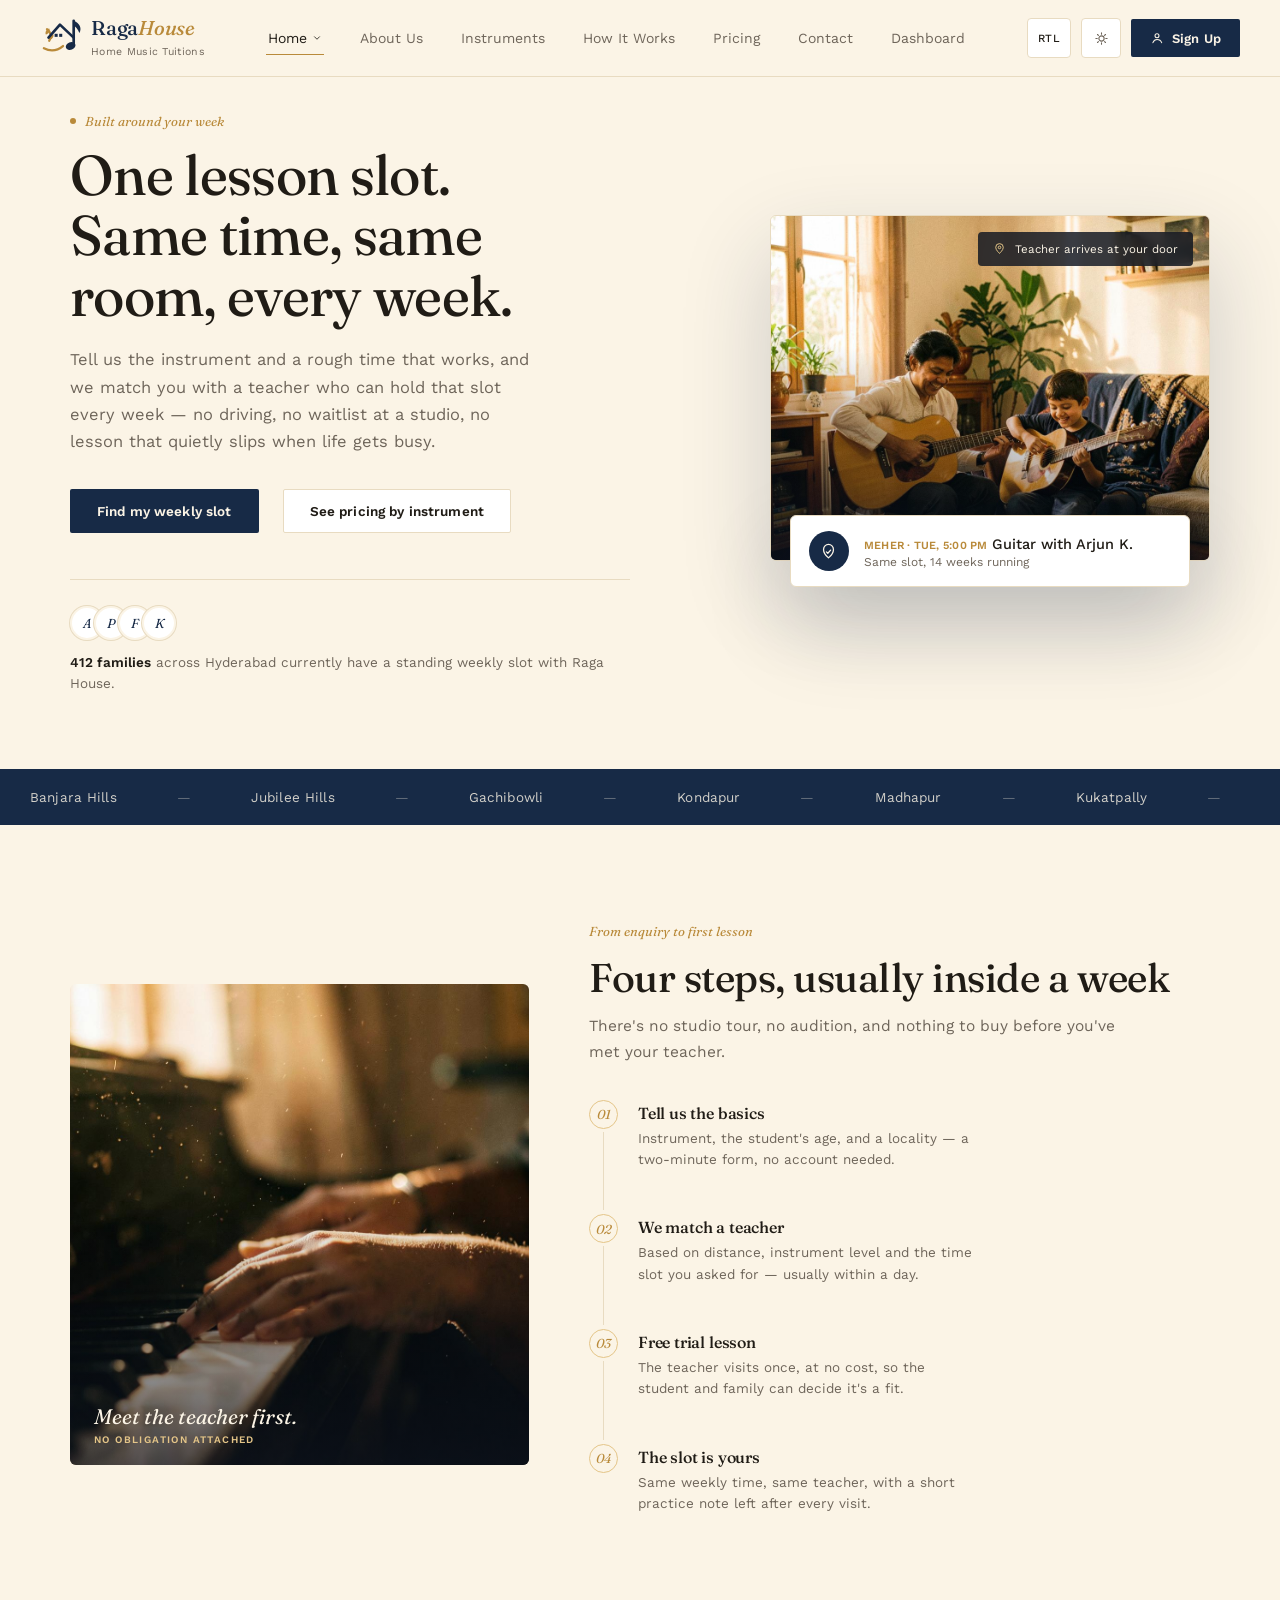
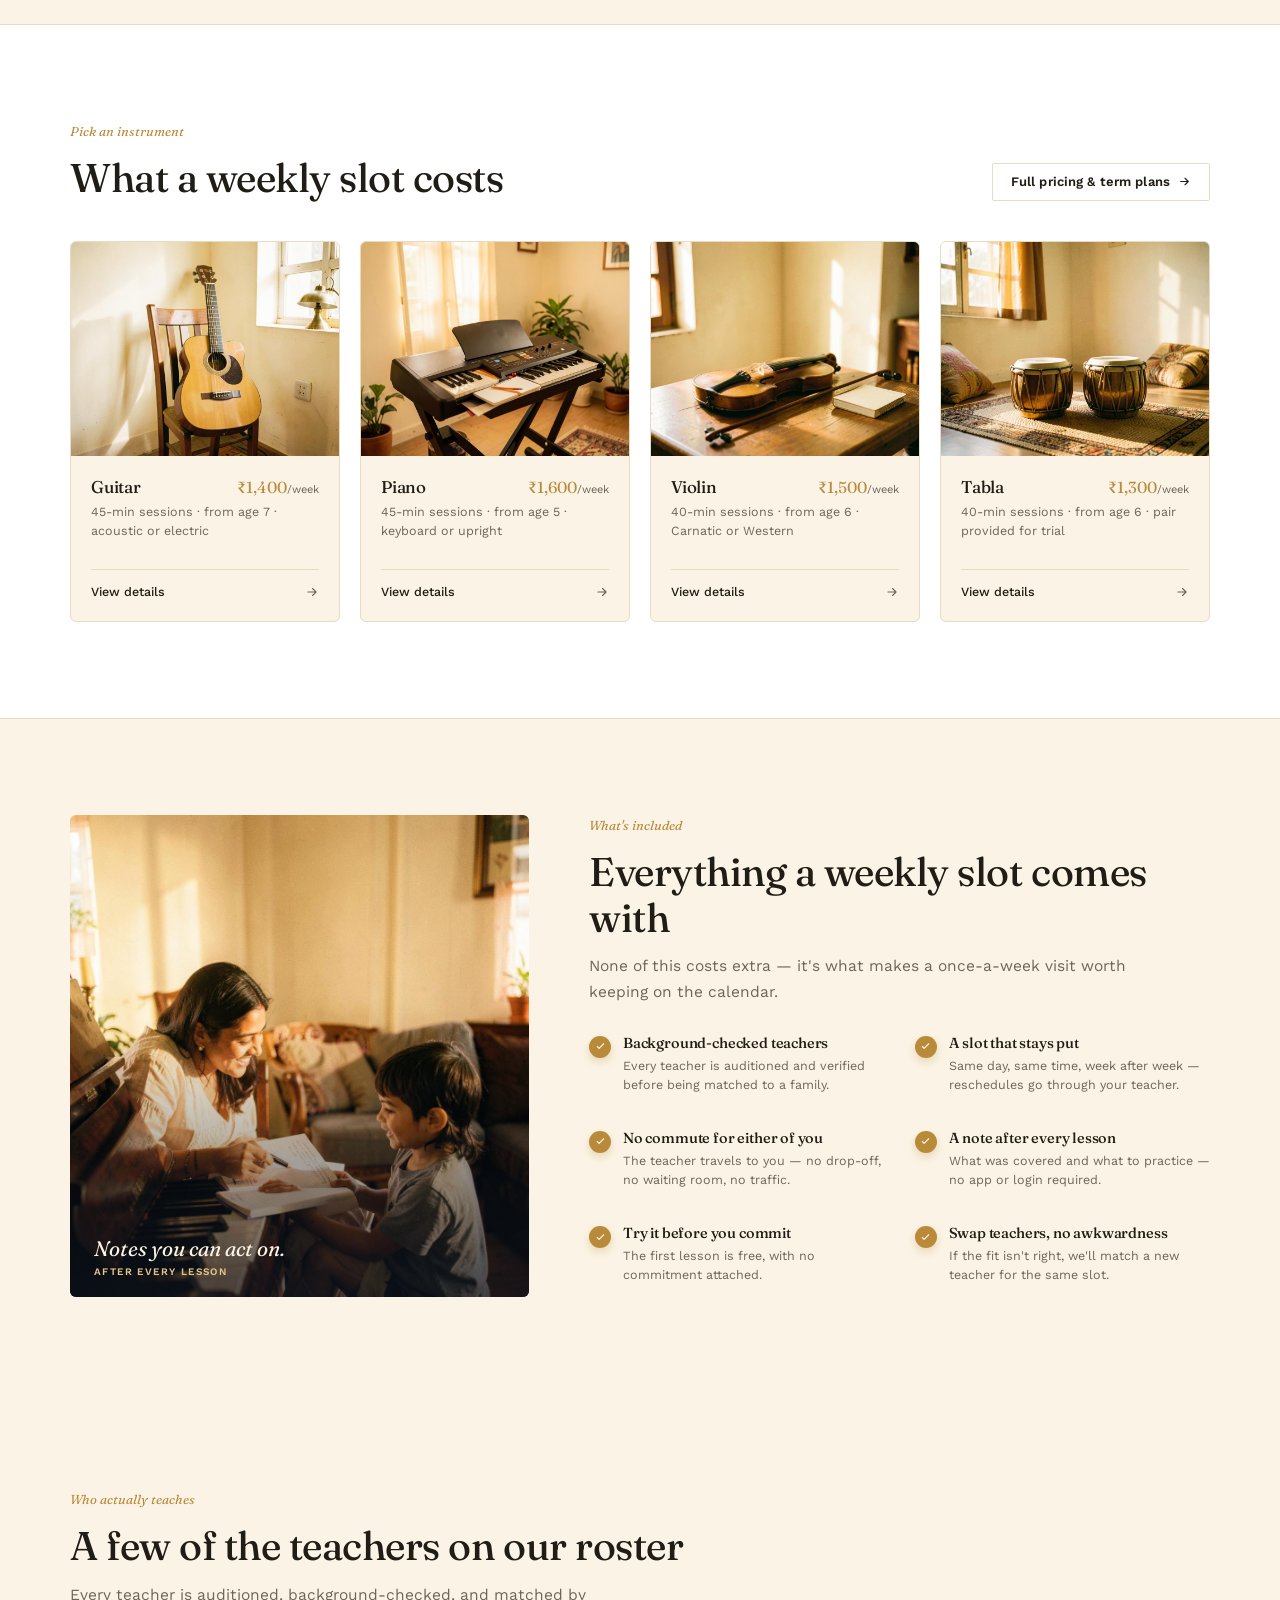
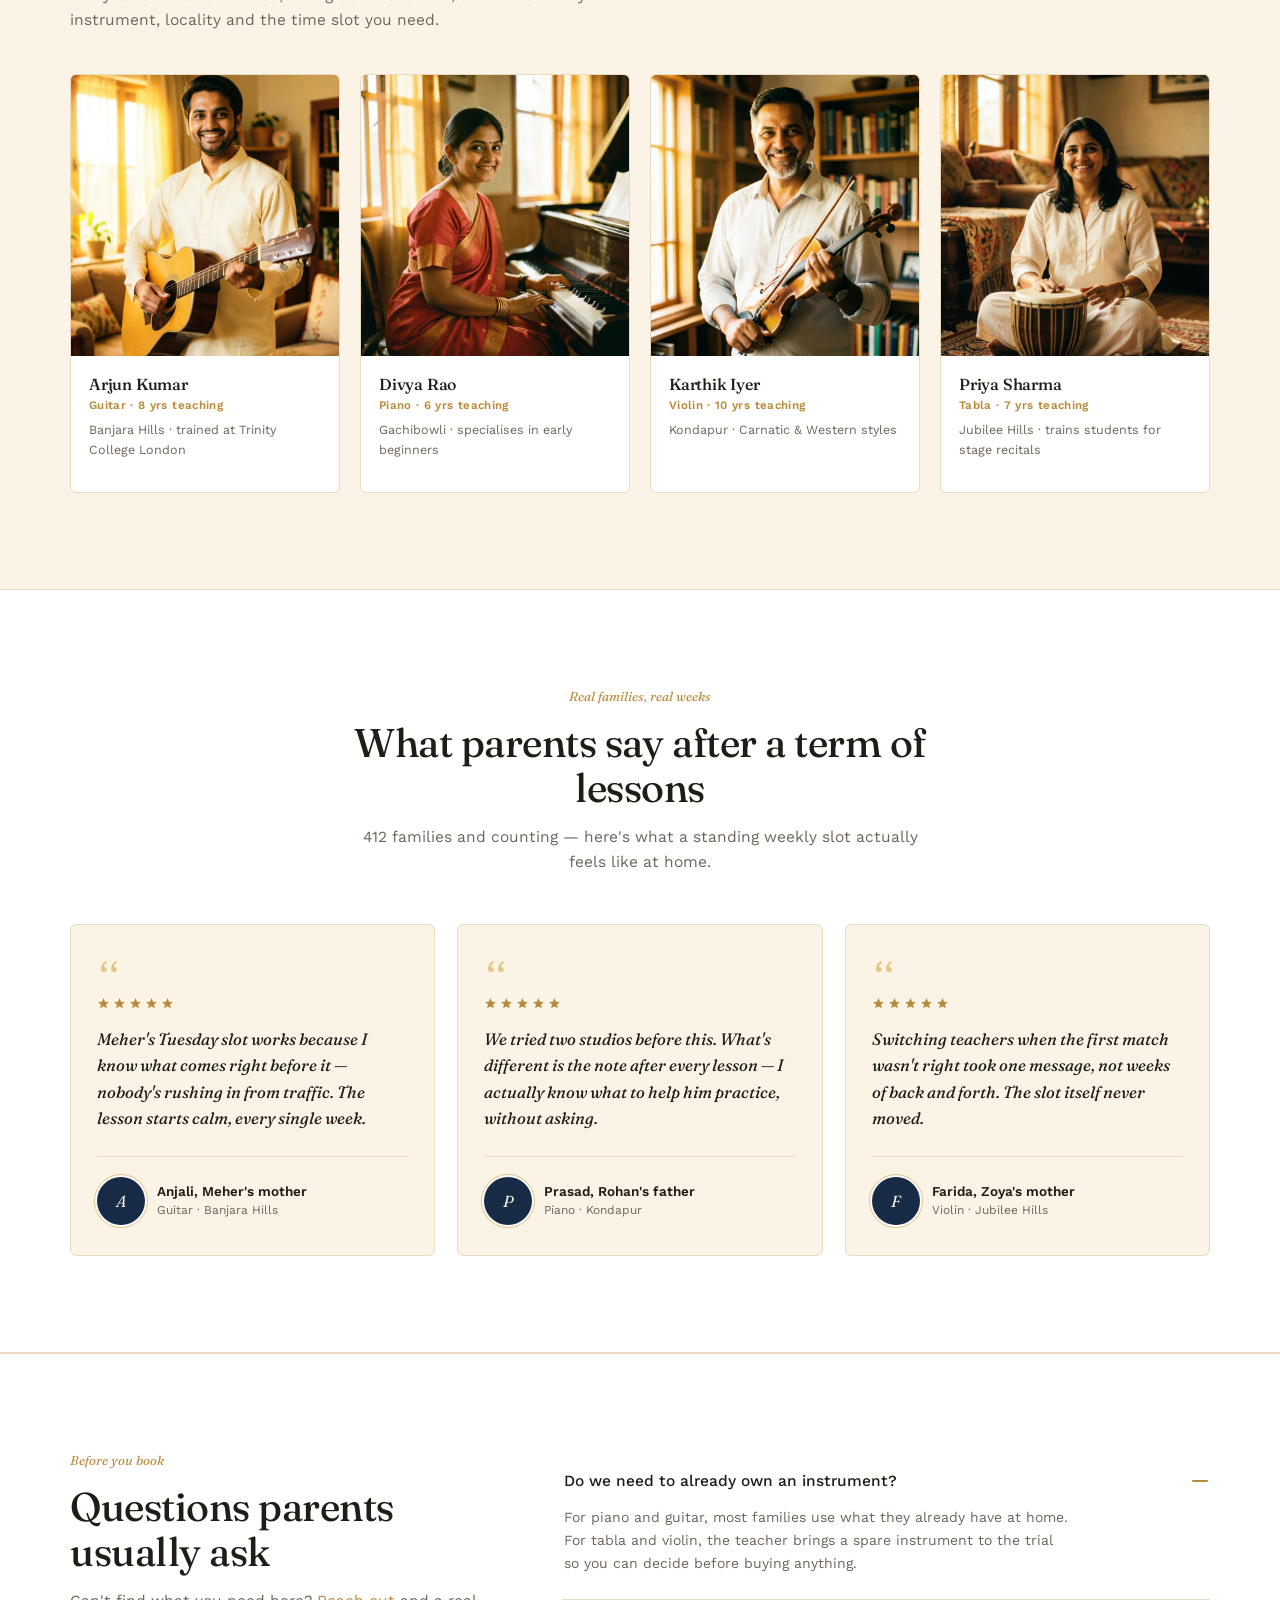
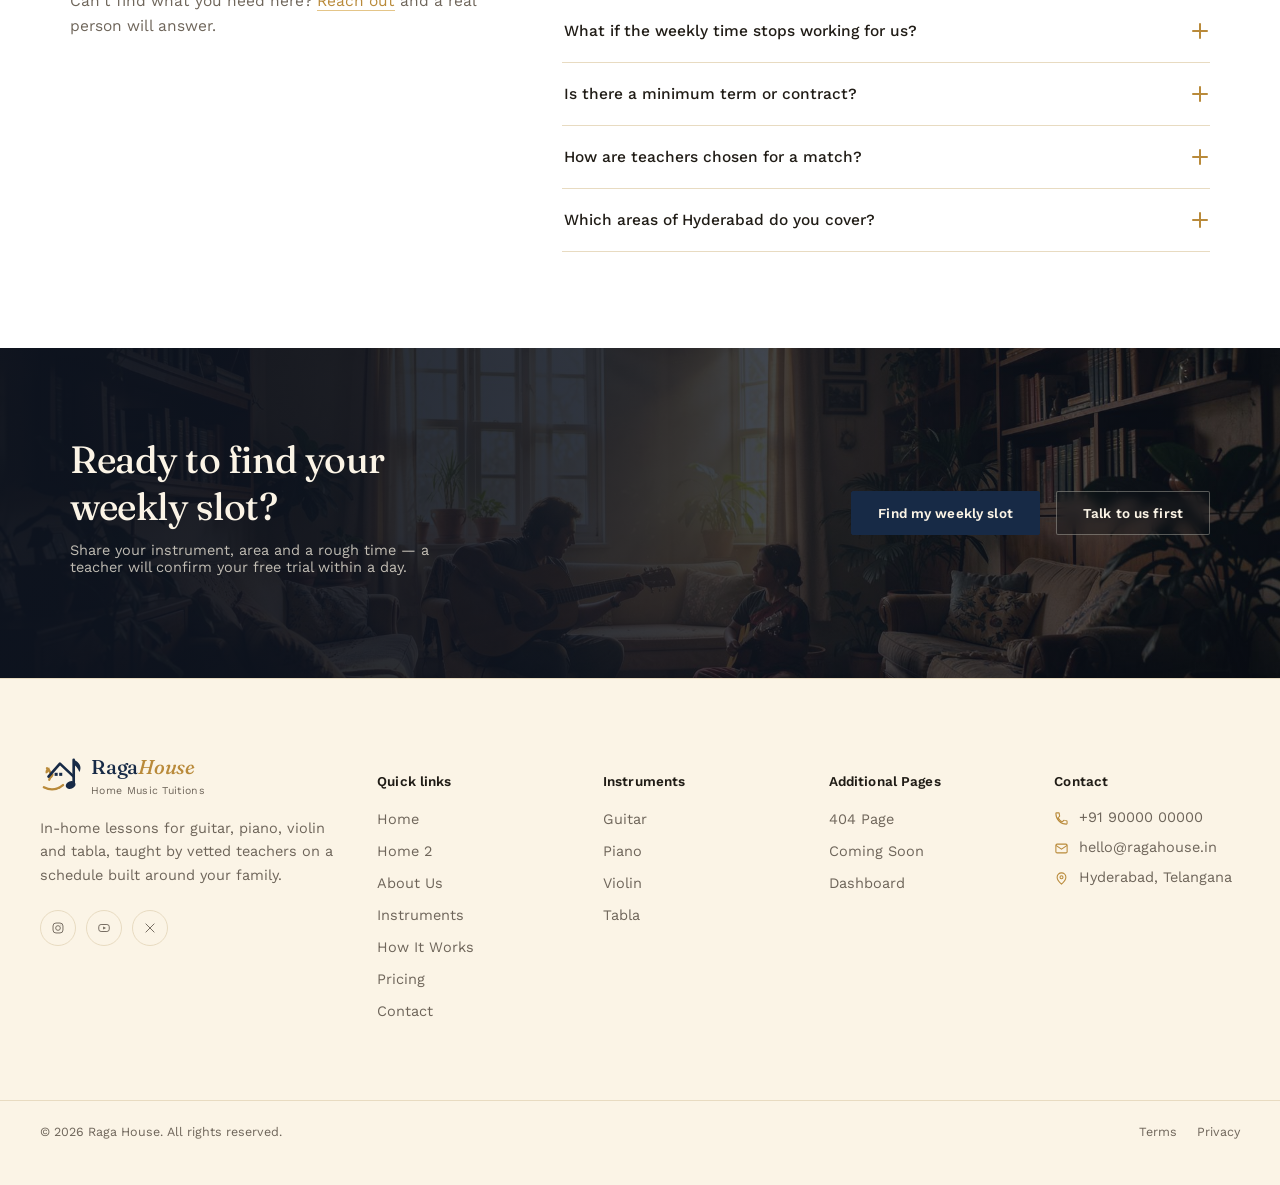
<file: home2/home-2.html>
<!DOCTYPE html>
<html lang="en" dir="ltr" data-theme="light">
<head>
<meta charset="UTF-8">
<meta name="viewport" content="width=device-width, initial-scale=1.0">
<title>Raga House — Your Week, With Music Built In</title>
<meta name="description" content="See exactly when your child's music lesson happens each week. Match with a vetted home teacher in Hyderabad, get a free trial, and keep going with weekly practice notes.">
<link rel="preconnect" href="https://fonts.googleapis.com">
<link rel="preconnect" href="https://fonts.gstatic.com" crossorigin>
<link href="https://fonts.googleapis.com/css2?family=Fraunces:ital,opsz,wght@0,9..144,400;0,9..144,460;0,9..144,500;0,9..144,600;1,9..144,400;1,9..144,500&family=Work+Sans:wght@400;500;600;700&display=swap" rel="stylesheet">
<link rel="stylesheet" href="../home/style.css">
<link rel="stylesheet" href="home-2.css">
<link rel="icon" href="data:image/svg+xml,%3Csvg xmlns='http://www.w3.org/2000/svg' viewBox='0 0 120 110'%3E%3Cpath d='M10 82c20 10 38 4 50-6' stroke='%23B98A3A' stroke-width='6' fill='none' stroke-linecap='round'/%3E%3Cpath d='M24 62c7-11 4-22-6-30' stroke='%23B98A3A' stroke-width='6' fill='none' stroke-linecap='round'/%3E%3Cpath d='M15 46c7-2 12-9 9-16-7 2-12 9-9 16z' fill='%23B98A3A'/%3E%3Cpath d='M24 60c7-1 12-7 11-14-7 1-12 7-11 14z' fill='%23B98A3A'/%3E%3Cpath d='M22 54 L52 20 L52 20' stroke='%23172A46' stroke-width='7' fill='none' stroke-linecap='round' stroke-linejoin='round'/%3E%3Cpath d='M52 20 L88 54' stroke='%23172A46' stroke-width='7' fill='none' stroke-linecap='round' stroke-linejoin='round'/%3E%3Cpath d='M88 10 V70' stroke='%23172A46' stroke-width='7' stroke-linecap='round'/%3E%3Cpath d='M88 10c16 7 22 19 15 32-4-11-11-18-15-20z' fill='%23172A46'/%3E%3Cellipse cx='80' cy='76' rx='13' ry='10' fill='%23172A46' transform='rotate(-20 80 76)'/%3E%3Crect x='38' y='44' width='8' height='8' fill='%23172A46'/%3E%3Crect x='50' y='44' width='8' height='8' fill='%23172A46'/%3E%3C/svg%3E">
</head>
<body>

<header class="site">
  <div class="wrap nav-row">
    <a href="../home/index.html" class="brand">
      <span class="brand-mark" aria-hidden="true">
        <svg viewBox="0 0 120 110" fill="none">
          <path d="M10 82c20 10 38 4 50-6" stroke="var(--logo-gold)" stroke-width="6" fill="none" stroke-linecap="round"/>
          <path d="M24 62c7-11 4-22-6-30" stroke="var(--logo-gold)" stroke-width="6" fill="none" stroke-linecap="round"/>
          <path d="M15 46c7-2 12-9 9-16-7 2-12 9-9 16z" fill="var(--logo-gold)"/>
          <path d="M24 60c7-1 12-7 11-14-7 1-12 7-11 14z" fill="var(--logo-gold)"/>
          <path d="M22 54 L52 20 L88 54" stroke="var(--logo-ink)" stroke-width="7" fill="none" stroke-linecap="round" stroke-linejoin="round"/>
          <path d="M88 10 V70" stroke="var(--logo-ink)" stroke-width="7" stroke-linecap="round"/>
          <path d="M88 10c16 7 22 19 15 32-4-11-11-18-15-20z" fill="var(--logo-ink)"/>
          <ellipse cx="80" cy="76" rx="13" ry="10" fill="var(--logo-ink)" transform="rotate(-20 80 76)"/>
          <rect x="38" y="44" width="8" height="8" fill="var(--logo-ink)"/>
          <rect x="50" y="44" width="8" height="8" fill="var(--logo-ink)"/>
        </svg>
      </span>
      <span class="brand-text">
        <span class="logo-word">Raga<em>House</em></span><br>
        <span class="brand-sub">Home Music Tuitions</span>
      </span>
    </a>

    <nav class="primary">
      <div class="nav-item">
        <a href="../home/index.html" class="active">Home
          <svg class="caret" viewBox="0 0 24 24" fill="none" stroke="currentColor" stroke-width="2"><path d="M6 9l6 6 6-6" stroke-linecap="round" stroke-linejoin="round"/></svg>
        </a>
        <div class="dropdown">
          <a href="../home/index.html">Home 1</a>
          <a href="../home2/home-2.html" aria-current="page">Home 2</a>
        </div>
      </div>
      <a href="../about/about.html">About Us</a>
    <a href="../instruments/instruments.html">Instruments</a>
      <a href="../how-it-works/how-it-works.html">How It Works</a>
      <a href="../pricing/pricing.html">Pricing</a>
      <a href="../contact/contact.html">Contact</a>
      <a href="../dashboard/dashboard.html">Dashboard</a>
    </nav>

    <div class="nav-actions">
      <button class="btn btn-outline btn-sm" id="dir-toggle" aria-label="Toggle text direction">RTL</button>
      <button class="icon-btn" id="theme-toggle" aria-label="Toggle dark mode">
        <svg class="sun" viewBox="0 0 24 24" fill="none" stroke="currentColor" stroke-width="1.7"><circle cx="12" cy="12" r="4.2"/><path d="M12 3v2.2M12 18.8V21M21 12h-2.2M5.2 12H3M18.4 5.6l-1.5 1.5M7.1 16.9l-1.5 1.5M18.4 18.4l-1.5-1.5M7.1 7.1L5.6 5.6" stroke-linecap="round"/></svg>
        <svg class="moon" viewBox="0 0 24 24" fill="none" stroke="currentColor" stroke-width="1.7"><path d="M20 14.5A8.5 8.5 0 1 1 9.5 4a7 7 0 0 0 10.5 10.5z" stroke-linejoin="round"/></svg>
      </button>
      <a href="../signup/signup.html" class="btn btn-primary btn-sm desktop-only">
        <svg viewBox="0 0 24 24" fill="none" stroke="currentColor" stroke-width="1.8"><circle cx="12" cy="8" r="3.4"/><path d="M5 20c1.4-3.6 4.2-5.4 7-5.4S18.6 16.4 20 20" stroke-linecap="round"/></svg>
        <span class="btn-label">Sign Up</span>
      </a>
      <button class="menu-toggle" id="menu-toggle" aria-label="Open menu">
        <svg viewBox="0 0 24 24" fill="none" stroke="currentColor" stroke-width="1.6"><path d="M3 6h18M3 12h18M3 18h18" stroke-linecap="round"/></svg>
      </button>
    </div>
  </div>

  <div class="mobile-panel" id="mobile-panel">
    <details class="mobile-dropdown">
      <summary>Home</summary>
      <a href="../home/index.html">Home 1</a>
      <a href="../home2/home-2.html">Home 2</a>
    </details>
    <a href="../about/about.html">About Us</a>
    <a href="../instruments/instruments.html">Instruments</a>
    <a href="../how-it-works/how-it-works.html">How It Works</a>
    <a href="../pricing/pricing.html">Pricing</a>
    <a href="../contact/contact.html">Contact</a>
    <a href="../dashboard/dashboard.html">Dashboard</a>
    <a href="../signup/signup.html" class="btn btn-primary btn-sm mobile-signup-btn">
      <svg viewBox="0 0 24 24" fill="none" stroke="currentColor" stroke-width="1.8"><circle cx="12" cy="8" r="3.4"/><path d="M5 20c1.4-3.6 4.2-5.4 7-5.4S18.6 16.4 20 20" stroke-linecap="round"/></svg>
      <span class="btn-label">Sign Up</span>
    </a>
  </div>
</header>


<section class="hero2" id="top">
  <div class="wrap hero2-grid">
    <div class="hero2-copy">
      <span class="h2-eyebrow">Built around your week</span>
      <h1>One lesson slot. Same time, same room, every week.</h1>
      <p class="h2-lead">Tell us the instrument and a rough time that works, and we match you with a teacher who can hold that slot every week — no driving, no waitlist at a studio, no lesson that quietly slips when life gets busy.</p>

      <div class="hero2-ctas">
        <a href="../instruments/instruments.html" class="btn btn-primary">Find my weekly slot</a>
        <a href="../pricing/pricing.html" class="btn btn-outline">See pricing by instrument</a>
      </div>

      <div class="hero2-proof">
        <div class="avatars" aria-hidden="true">
          <span>A</span><span>P</span><span>F</span><span>K</span>
        </div>
        <p><strong>412 families</strong> across Hyderabad currently have a standing weekly slot with Raga House.</p>
      </div>
    </div>

    <div class="hero2-visual">
      <div class="hero2-photo">
        <img src="images/raga-home-lesson.jpg" alt="Teacher giving a music lesson in a family's living room">
        <div class="float-chip chip-top">
          <svg viewBox="0 0 24 24" fill="none" stroke="currentColor" stroke-width="1.8"><path d="M12 21s-7-6.1-7-11a7 7 0 0114 0c0 4.9-7 11-7 11z"/><circle cx="12" cy="10" r="2.4"/></svg>
          <span>Teacher arrives at your door</span>
        </div>
      </div>
      <div class="schedule-mini">
        <span class="badge">
          <svg viewBox="0 0 24 24" fill="none" stroke="currentColor" stroke-width="1.8"><path d="M9 12.5l2 2 4-4.5M12 21s-7-6-7-12a7 7 0 0114 0c0 6-7 12-7 12z" stroke-linecap="round" stroke-linejoin="round"/></svg>
        </span>
        <span class="info">
          <span class="when">MEHER · TUE, 5:00 PM</span>
          <span class="what">Guitar with Arjun K.<small>Same slot, 14 weeks running</small></span>
        </span>
      </div>
    </div>
  </div>
</section>


<div class="locality-band" aria-hidden="true">
  <div class="band-inner">
    <div class="locality-track">
      <span>Banjara Hills</span><span>Jubilee Hills</span><span>Gachibowli</span><span>Kondapur</span><span>Madhapur</span><span>Kukatpally</span><span>Secunderabad</span><span>Begumpet</span>
      <span>Banjara Hills</span><span>Jubilee Hills</span><span>Gachibowli</span><span>Kondapur</span><span>Madhapur</span><span>Kukatpally</span><span>Secunderabad</span><span>Begumpet</span>
    </div>
  </div>
</div>


<section class="h2-section process-section" id="how">
  <div class="wrap process-split">
    <div class="editorial-media">
      <img src="images/raga-trial-cinematic.jpg" alt="Close-up of a student's hands on a piano during a trial lesson">
      <div class="editorial-media-caption">
        <span>Meet the teacher first.</span>
        <small>NO OBLIGATION ATTACHED</small>
      </div>
    </div>

    <div class="process-content">
      <span class="h2-eyebrow">From enquiry to first lesson</span>
      <div class="h2-head">
        <h2>Four steps, usually inside a week</h2>
        <p>There's no studio tour, no audition, and nothing to buy before you've met your teacher.</p>
      </div>

      <ol class="process-rows">
        <li>
          <span class="pr-num">01</span>
          <div><h3>Tell us the basics</h3><p>Instrument, the student's age, and a locality — a two-minute form, no account needed.</p></div>
        </li>
        <li>
          <span class="pr-num">02</span>
          <div><h3>We match a teacher</h3><p>Based on distance, instrument level and the time slot you asked for — usually within a day.</p></div>
        </li>
        <li>
          <span class="pr-num">03</span>
          <div><h3>Free trial lesson</h3><p>The teacher visits once, at no cost, so the student and family can decide it's a fit.</p></div>
        </li>
        <li>
          <span class="pr-num">04</span>
          <div><h3>The slot is yours</h3><p>Same weekly time, same teacher, with a short practice note left after every visit.</p></div>
        </li>
      </ol>
    </div>
  </div>
</section>


<section class="h2-section instrument-strip" id="instruments">
  <div class="wrap">
    <div class="h2-head">
      <div>
        <span class="h2-eyebrow">Pick an instrument</span>
        <h2>What a weekly slot costs</h2>
      </div>
      <a href="../pricing/pricing.html" class="btn btn-outline btn-sm">Full pricing &amp; term plans
        <svg viewBox="0 0 24 24" fill="none" stroke="currentColor" stroke-width="2"><path d="M5 12h14M13 6l6 6-6 6" stroke-linecap="round" stroke-linejoin="round"/></svg>
      </a>
    </div>

    <div class="instrument-rows">
      <a href="../instruments/instruments.html" class="instrument-row">
        <span class="ir-photo"><img src="images/raga-guitar.jpg" alt="Acoustic guitar leaning against a chair at home"></span>
        <span class="ir-body">
          <span class="ir-top"><h3>Guitar</h3><span class="ir-price">₹1,400<small>/week</small></span></span>
          <p>45-min sessions · from age 7 · acoustic or electric</p>
          <span class="ir-cta">View details<svg viewBox="0 0 24 24" fill="none" stroke="currentColor" stroke-width="2"><path d="M5 12h14M13 6l6 6-6 6" stroke-linecap="round" stroke-linejoin="round"/></svg></span>
        </span>
      </a>
      <a href="../instruments/instruments.html" class="instrument-row">
        <span class="ir-photo"><img src="images/raga-piano.jpg" alt="Keyboard set up for a home piano lesson"></span>
        <span class="ir-body">
          <span class="ir-top"><h3>Piano</h3><span class="ir-price">₹1,600<small>/week</small></span></span>
          <p>45-min sessions · from age 5 · keyboard or upright</p>
          <span class="ir-cta">View details<svg viewBox="0 0 24 24" fill="none" stroke="currentColor" stroke-width="2"><path d="M5 12h14M13 6l6 6-6 6" stroke-linecap="round" stroke-linejoin="round"/></svg></span>
        </span>
      </a>
      <a href="../instruments/instruments.html" class="instrument-row">
        <span class="ir-photo"><img src="images/raga-violin.jpg" alt="Violin and bow resting on a table"></span>
        <span class="ir-body">
          <span class="ir-top"><h3>Violin</h3><span class="ir-price">₹1,500<small>/week</small></span></span>
          <p>40-min sessions · from age 6 · Carnatic or Western</p>
          <span class="ir-cta">View details<svg viewBox="0 0 24 24" fill="none" stroke="currentColor" stroke-width="2"><path d="M5 12h14M13 6l6 6-6 6" stroke-linecap="round" stroke-linejoin="round"/></svg></span>
        </span>
      </a>
      <a href="../instruments/instruments.html" class="instrument-row">
        <span class="ir-photo"><img src="images/raga-tabla.jpg" alt="Tabla pair set up for a home lesson"></span>
        <span class="ir-body">
          <span class="ir-top"><h3>Tabla</h3><span class="ir-price">₹1,300<small>/week</small></span></span>
          <p>40-min sessions · from age 6 · pair provided for trial</p>
          <span class="ir-cta">View details<svg viewBox="0 0 24 24" fill="none" stroke="currentColor" stroke-width="2"><path d="M5 12h14M13 6l6 6-6 6" stroke-linecap="round" stroke-linejoin="round"/></svg></span>
        </span>
      </a>
    </div>
  </div>
</section>


<section class="h2-section benefits-section" id="why">
  <div class="wrap benefits-split">
    <div class="editorial-media">
      <img src="images/raga-teacher-2.jpg" alt="Piano teacher reviewing a practice note with a student">
      <div class="editorial-media-caption">
        <span>Notes you can act on.</span>
        <small>AFTER EVERY LESSON</small>
      </div>
    </div>

    <div class="benefits-content">
      <span class="h2-eyebrow">What's included</span>
      <div class="h2-head">
        <h2>Everything a weekly slot comes with</h2>
        <p>None of this costs extra — it's what makes a once-a-week visit worth keeping on the calendar.</p>
      </div>

      <ul class="check-list">
        <li>
          <span class="tick"><svg viewBox="0 0 24 24" fill="none" stroke="currentColor" stroke-width="2.4"><path d="M5 12l4 4 10-10" stroke-linecap="round" stroke-linejoin="round"/></svg></span>
          <div><h3>Background-checked teachers</h3><p>Every teacher is auditioned and verified before being matched to a family.</p></div>
        </li>
        <li>
          <span class="tick"><svg viewBox="0 0 24 24" fill="none" stroke="currentColor" stroke-width="2.4"><path d="M5 12l4 4 10-10" stroke-linecap="round" stroke-linejoin="round"/></svg></span>
          <div><h3>A slot that stays put</h3><p>Same day, same time, week after week — reschedules go through your teacher.</p></div>
        </li>
        <li>
          <span class="tick"><svg viewBox="0 0 24 24" fill="none" stroke="currentColor" stroke-width="2.4"><path d="M5 12l4 4 10-10" stroke-linecap="round" stroke-linejoin="round"/></svg></span>
          <div><h3>No commute for either of you</h3><p>The teacher travels to you — no drop-off, no waiting room, no traffic.</p></div>
        </li>
        <li>
          <span class="tick"><svg viewBox="0 0 24 24" fill="none" stroke="currentColor" stroke-width="2.4"><path d="M5 12l4 4 10-10" stroke-linecap="round" stroke-linejoin="round"/></svg></span>
          <div><h3>A note after every lesson</h3><p>What was covered and what to practice — no app or login required.</p></div>
        </li>
        <li>
          <span class="tick"><svg viewBox="0 0 24 24" fill="none" stroke="currentColor" stroke-width="2.4"><path d="M5 12l4 4 10-10" stroke-linecap="round" stroke-linejoin="round"/></svg></span>
          <div><h3>Try it before you commit</h3><p>The first lesson is free, with no commitment attached.</p></div>
        </li>
        <li>
          <span class="tick"><svg viewBox="0 0 24 24" fill="none" stroke="currentColor" stroke-width="2.4"><path d="M5 12l4 4 10-10" stroke-linecap="round" stroke-linejoin="round"/></svg></span>
          <div><h3>Swap teachers, no awkwardness</h3><p>If the fit isn't right, we'll match a new teacher for the same slot.</p></div>
        </li>
      </ul>
    </div>
  </div>
</section>


<section class="h2-section teachers-section" id="teachers">
  <div class="wrap">
    <div class="h2-head">
      <span class="h2-eyebrow">Who actually teaches</span>
      <h2>A few of the teachers on our roster</h2>
      <p>Every teacher is auditioned, background-checked, and matched by instrument, locality and the time slot you need.</p>
    </div>

    <div class="teacher-grid">
      <article class="teacher-card">
        <div class="teacher-photo"><img src="images/raga-teacher-1.jpg" alt="Portrait of Arjun Kumar, guitar teacher"></div>
        <div class="teacher-body">
          <h3>Arjun Kumar</h3>
          <span class="teacher-tag">Guitar · 8 yrs teaching</span>
          <p>Banjara Hills · trained at Trinity College London</p>
        </div>
      </article>
      <article class="teacher-card">
        <div class="teacher-photo"><img src="images/raga-teacher-3.jpg" alt="Portrait of Divya Rao, piano teacher"></div>
        <div class="teacher-body">
          <h3>Divya Rao</h3>
          <span class="teacher-tag">Piano · 6 yrs teaching</span>
          <p>Gachibowli · specialises in early beginners</p>
        </div>
      </article>
      <article class="teacher-card">
        <div class="teacher-photo"><img src="images/raga-teacher-4.jpg" alt="Portrait of Karthik Iyer, violin teacher"></div>
        <div class="teacher-body">
          <h3>Karthik Iyer</h3>
          <span class="teacher-tag">Violin · 10 yrs teaching</span>
          <p>Kondapur · Carnatic &amp; Western styles</p>
        </div>
      </article>
      <article class="teacher-card">
        <div class="teacher-photo"><img src="images/raga-teacher-5.jpg" alt="Portrait of Priya Sharma, tabla teacher"></div>
        <div class="teacher-body">
          <h3>Priya Sharma</h3>
          <span class="teacher-tag">Tabla · 7 yrs teaching</span>
          <p>Jubilee Hills · trains students for stage recitals</p>
        </div>
      </article>
    </div>
  </div>
</section>


<section class="h2-section testimonials-section" id="testimonials">
  <div class="wrap">
    <div class="h2-head">
      <span class="h2-eyebrow">Real families, real weeks</span>
      <h2>What parents say after a term of lessons</h2>
      <p>412 families and counting — here's what a standing weekly slot actually feels like at home.</p>
    </div>

    <div class="testimonial-grid">
      <article class="testimonial-card">
        <svg class="quote-mark" viewBox="0 0 24 24" fill="currentColor"><path d="M7 17c-1.7 0-3-1.3-3-3 0-3.5 2-6.3 5-8l1 1.7c-2 1.2-3 2.7-3.2 4.3.7-.2 1.4 0 2 .5.6.5 1 1.3 1 2.2 0 1.7-1.3 2.3-2.8 2.3zm10 0c-1.7 0-3-1.3-3-3 0-3.5 2-6.3 5-8l1 1.7c-2 1.2-3 2.7-3.2 4.3.7-.2 1.4 0 2 .5.6.5 1 1.3 1 2.2 0 1.7-1.3 2.3-2.8 2.3z"/></svg>
        <div class="stars" aria-hidden="true">
          <svg viewBox="0 0 24 24" fill="currentColor"><path d="M12 2l2.9 6.6 7.1.6-5.4 4.7 1.7 7-6.3-3.9-6.3 3.9 1.7-7L2 9.2l7.1-.6z"/></svg>
          <svg viewBox="0 0 24 24" fill="currentColor"><path d="M12 2l2.9 6.6 7.1.6-5.4 4.7 1.7 7-6.3-3.9-6.3 3.9 1.7-7L2 9.2l7.1-.6z"/></svg>
          <svg viewBox="0 0 24 24" fill="currentColor"><path d="M12 2l2.9 6.6 7.1.6-5.4 4.7 1.7 7-6.3-3.9-6.3 3.9 1.7-7L2 9.2l7.1-.6z"/></svg>
          <svg viewBox="0 0 24 24" fill="currentColor"><path d="M12 2l2.9 6.6 7.1.6-5.4 4.7 1.7 7-6.3-3.9-6.3 3.9 1.7-7L2 9.2l7.1-.6z"/></svg>
          <svg viewBox="0 0 24 24" fill="currentColor"><path d="M12 2l2.9 6.6 7.1.6-5.4 4.7 1.7 7-6.3-3.9-6.3 3.9 1.7-7L2 9.2l7.1-.6z"/></svg>
        </div>
        <blockquote>Meher's Tuesday slot works because I know what comes right before it — nobody's rushing in from traffic. The lesson starts calm, every single week.</blockquote>
        <div class="testimonial-person">
          <span class="tp-avatar">A<img src="https://images.unsplash.com/photo-1533128361669-69c065857a13?auto=format&fit=crop&crop=faces&w=120&h=120&q=80" alt="Portrait of Anjali, Meher's mother" width="48" height="48" loading="lazy" onerror="this.remove()"></span>
          <span class="who"><strong>Anjali, Meher's mother</strong><span>Guitar · Banjara Hills</span></span>
        </div>
      </article>

      <article class="testimonial-card">
        <svg class="quote-mark" viewBox="0 0 24 24" fill="currentColor"><path d="M7 17c-1.7 0-3-1.3-3-3 0-3.5 2-6.3 5-8l1 1.7c-2 1.2-3 2.7-3.2 4.3.7-.2 1.4 0 2 .5.6.5 1 1.3 1 2.2 0 1.7-1.3 2.3-2.8 2.3zm10 0c-1.7 0-3-1.3-3-3 0-3.5 2-6.3 5-8l1 1.7c-2 1.2-3 2.7-3.2 4.3.7-.2 1.4 0 2 .5.6.5 1 1.3 1 2.2 0 1.7-1.3 2.3-2.8 2.3z"/></svg>
        <div class="stars" aria-hidden="true">
          <svg viewBox="0 0 24 24" fill="currentColor"><path d="M12 2l2.9 6.6 7.1.6-5.4 4.7 1.7 7-6.3-3.9-6.3 3.9 1.7-7L2 9.2l7.1-.6z"/></svg>
          <svg viewBox="0 0 24 24" fill="currentColor"><path d="M12 2l2.9 6.6 7.1.6-5.4 4.7 1.7 7-6.3-3.9-6.3 3.9 1.7-7L2 9.2l7.1-.6z"/></svg>
          <svg viewBox="0 0 24 24" fill="currentColor"><path d="M12 2l2.9 6.6 7.1.6-5.4 4.7 1.7 7-6.3-3.9-6.3 3.9 1.7-7L2 9.2l7.1-.6z"/></svg>
          <svg viewBox="0 0 24 24" fill="currentColor"><path d="M12 2l2.9 6.6 7.1.6-5.4 4.7 1.7 7-6.3-3.9-6.3 3.9 1.7-7L2 9.2l7.1-.6z"/></svg>
          <svg viewBox="0 0 24 24" fill="currentColor"><path d="M12 2l2.9 6.6 7.1.6-5.4 4.7 1.7 7-6.3-3.9-6.3 3.9 1.7-7L2 9.2l7.1-.6z"/></svg>
        </div>
        <blockquote>We tried two studios before this. What's different is the note after every lesson — I actually know what to help him practice, without asking.</blockquote>
        <div class="testimonial-person">
          <span class="tp-avatar">P<img src="https://images.unsplash.com/photo-1552642986-ccb41e7059e7?auto=format&fit=crop&crop=faces&w=120&h=120&q=80" alt="Portrait of Prasad, Rohan's father" width="48" height="48" loading="lazy" onerror="this.remove()"></span>
          <span class="who"><strong>Prasad, Rohan's father</strong><span>Piano · Kondapur</span></span>
        </div>
      </article>

      <article class="testimonial-card">
        <svg class="quote-mark" viewBox="0 0 24 24" fill="currentColor"><path d="M7 17c-1.7 0-3-1.3-3-3 0-3.5 2-6.3 5-8l1 1.7c-2 1.2-3 2.7-3.2 4.3.7-.2 1.4 0 2 .5.6.5 1 1.3 1 2.2 0 1.7-1.3 2.3-2.8 2.3zm10 0c-1.7 0-3-1.3-3-3 0-3.5 2-6.3 5-8l1 1.7c-2 1.2-3 2.7-3.2 4.3.7-.2 1.4 0 2 .5.6.5 1 1.3 1 2.2 0 1.7-1.3 2.3-2.8 2.3z"/></svg>
        <div class="stars" aria-hidden="true">
          <svg viewBox="0 0 24 24" fill="currentColor"><path d="M12 2l2.9 6.6 7.1.6-5.4 4.7 1.7 7-6.3-3.9-6.3 3.9 1.7-7L2 9.2l7.1-.6z"/></svg>
          <svg viewBox="0 0 24 24" fill="currentColor"><path d="M12 2l2.9 6.6 7.1.6-5.4 4.7 1.7 7-6.3-3.9-6.3 3.9 1.7-7L2 9.2l7.1-.6z"/></svg>
          <svg viewBox="0 0 24 24" fill="currentColor"><path d="M12 2l2.9 6.6 7.1.6-5.4 4.7 1.7 7-6.3-3.9-6.3 3.9 1.7-7L2 9.2l7.1-.6z"/></svg>
          <svg viewBox="0 0 24 24" fill="currentColor"><path d="M12 2l2.9 6.6 7.1.6-5.4 4.7 1.7 7-6.3-3.9-6.3 3.9 1.7-7L2 9.2l7.1-.6z"/></svg>
          <svg viewBox="0 0 24 24" fill="currentColor"><path d="M12 2l2.9 6.6 7.1.6-5.4 4.7 1.7 7-6.3-3.9-6.3 3.9 1.7-7L2 9.2l7.1-.6z"/></svg>
        </div>
        <blockquote>Switching teachers when the first match wasn't right took one message, not weeks of back and forth. The slot itself never moved.</blockquote>
        <div class="testimonial-person">
          <span class="tp-avatar">F<img src="https://images.unsplash.com/photo-1587538018365-2a1f8b544c08?auto=format&fit=crop&crop=faces&w=120&h=120&q=80" alt="Portrait of Farida, Zoya's mother" width="48" height="48" loading="lazy" onerror="this.remove()"></span>
          <span class="who"><strong>Farida, Zoya's mother</strong><span>Violin · Jubilee Hills</span></span>
        </div>
      </article>
    </div>
  </div>
</section>


<section class="h2-section faq-section" id="faq">
  <div class="wrap faq-layout">
    <div class="h2-head">
      <span class="h2-eyebrow">Before you book</span>
      <h2>Questions parents usually ask</h2>
      <p>Can't find what you need here? <a href="../contact/contact.html" style="color:var(--gold); border-bottom:1px solid var(--gold-soft);">Reach out</a> and a real person will answer.</p>
    </div>

    <div class="faq-list">
      <details class="faq-item" open>
        <summary>Do we need to already own an instrument?<span class="plus" aria-hidden="true"></span></summary>
        <p>For piano and guitar, most families use what they already have at home. For tabla and violin, the teacher brings a spare instrument to the trial so you can decide before buying anything.</p>
      </details>
      <details class="faq-item">
        <summary>What if the weekly time stops working for us?<span class="plus" aria-hidden="true"></span></summary>
        <p>Message your teacher directly — most reschedules are sorted within the same week. If a permanent time change is needed, we'll help find a new slot that fits.</p>
      </details>
      <details class="faq-item">
        <summary>Is there a minimum term or contract?<span class="plus" aria-hidden="true"></span></summary>
        <p>No. Lessons run week to week and can be paused or stopped with a week's notice — the trial lesson has no obligation attached at all.</p>
      </details>
      <details class="faq-item">
        <summary>How are teachers chosen for a match?<span class="plus" aria-hidden="true"></span></summary>
        <p>We look at the student's age and level, the teacher's home locality, and the requested time slot, then confirm availability before anyone visits.</p>
      </details>
      <details class="faq-item">
        <summary>Which areas of Hyderabad do you cover?<span class="plus" aria-hidden="true"></span></summary>
        <p>30+ localities today, including Banjara Hills, Jubilee Hills, Gachibowli, Kondapur and Secunderabad. Tell us your area on the trial form and we'll confirm coverage.</p>
      </details>
    </div>
  </div>
</section>


<section class="cta-banner2">
  <div class="cta-bg"><img src="images/raga-hero.jpg" alt=""></div>
  <div class="wrap">
    <div>
      <h2>Ready to find your weekly slot?</h2>
      <p>Share your instrument, area and a rough time — a teacher will confirm your free trial within a day.</p>
    </div>
    <div class="cta-banner2-actions">
      <a href="../instruments/instruments.html" class="btn btn-primary">Find my weekly slot</a>
      <a href="../contact/contact.html" class="btn btn-ghost">Talk to us first</a>
    </div>
  </div>
</section>

<footer class="site">
  <div class="wrap footer-grid">
    <div class="footer-brand">
      <a href="../home/index.html" class="brand">
        <span class="brand-mark" aria-hidden="true">
          <svg viewBox="0 0 120 110" fill="none">
            <path d="M10 82c20 10 38 4 50-6" stroke="var(--logo-gold)" stroke-width="6" fill="none" stroke-linecap="round"/>
            <path d="M24 62c7-11 4-22-6-30" stroke="var(--logo-gold)" stroke-width="6" fill="none" stroke-linecap="round"/>
            <path d="M15 46c7-2 12-9 9-16-7 2-12 9-9 16z" fill="var(--logo-gold)"/>
            <path d="M24 60c7-1 12-7 11-14-7 1-12 7-11 14z" fill="var(--logo-gold)"/>
            <path d="M22 54 L52 20 L88 54" stroke="var(--logo-ink)" stroke-width="7" fill="none" stroke-linecap="round" stroke-linejoin="round"/>
            <path d="M88 10 V70" stroke="var(--logo-ink)" stroke-width="7" stroke-linecap="round"/>
            <path d="M88 10c16 7 22 19 15 32-4-11-11-18-15-20z" fill="var(--logo-ink)"/>
            <ellipse cx="80" cy="76" rx="13" ry="10" fill="var(--logo-ink)" transform="rotate(-20 80 76)"/>
            <rect x="38" y="44" width="8" height="8" fill="var(--logo-ink)"/>
            <rect x="50" y="44" width="8" height="8" fill="var(--logo-ink)"/>
          </svg>
        </span>
        <span class="brand-text">
          <span class="logo-word">Raga<em>House</em></span><br>
          <span class="brand-sub">Home Music Tuitions</span>
        </span>
      </a>
      <p class="footer-desc" style="margin-top:18px;">In-home lessons for guitar, piano, violin and tabla, taught by vetted teachers on a schedule built around your family.</p>
      <div class="socials">
        <a href="#" aria-label="Instagram"><svg viewBox="0 0 24 24" fill="none" stroke="currentColor" stroke-width="1.6"><rect x="3.5" y="3.5" width="17" height="17" rx="5"/><circle cx="12" cy="12" r="4"/><circle cx="17" cy="7" r="0.8" fill="currentColor" stroke="none"/></svg></a>
        <a href="#" aria-label="YouTube"><svg viewBox="0 0 24 24" fill="none" stroke="currentColor" stroke-width="1.6"><rect x="3" y="6" width="18" height="12" rx="4"/><path d="M10.5 9.5l5 2.5-5 2.5z" fill="currentColor" stroke="none"/></svg></a>
        <a href="#" aria-label="X"><svg viewBox="0 0 24 24" fill="none" stroke="currentColor" stroke-width="1.6"><path d="M5 5l14 14M19 5L5 19" stroke-linecap="round"/></svg></a>
      </div>
    </div>

    <div class="footer-col">
      <h4>Quick links</h4>
      <ul>
        <li><a href="../home/index.html">Home</a></li>
        <li><a href="../home2/home-2.html">Home 2</a></li>
        <li><a href="../about/about.html">About Us</a></li>
        <li><a href="../instruments/instruments.html">Instruments</a></li>
        <li><a href="../how-it-works/how-it-works.html">How It Works</a></li>
        <li><a href="../pricing/pricing.html">Pricing</a></li>
        <li><a href="../contact/contact.html">Contact</a></li>
      </ul>
    </div>

    <div class="footer-col">
      <h4>Instruments</h4>
      <ul>
        <li><a href="../instruments/instrument-detail.html#guitar">Guitar</a></li>
        <li><a href="../instruments/instrument-detail.html#piano">Piano</a></li>
        <li><a href="../instruments/instrument-detail.html#violin">Violin</a></li>
        <li><a href="../instruments/instrument-detail.html#tabla">Tabla</a></li>
      </ul>
    </div>

    <div class="footer-col">
      <h4>Additional Pages</h4>
      <ul>
        <li><a href="../additional/404.html">404 Page</a></li>
        <li><a href="../additional/coming-soon.html">Coming Soon</a></li>
        <li><a href="../dashboard/dashboard.html">Dashboard</a></li>
      </ul>
    </div>

    <div class="footer-col">
      <h4>Contact</h4>
      <ul>
        <li class="contact-line">
          <svg viewBox="0 0 24 24" fill="none" stroke="currentColor" stroke-width="1.7"><path d="M6.6 10.8c1.4 2.8 3.8 5.2 6.6 6.6l2.2-2.2c.3-.3.7-.4 1-.2 1.1.4 2.3.6 3.5.6.6 0 1 .4 1 1V20c0 .6-.4 1-1 1C10.6 21 3 13.4 3 4c0-.6.4-1 1-1h3.4c.6 0 1 .4 1 1 0 1.2.2 2.4.6 3.5.1.4 0 .8-.2 1z"/></svg>
          +91 90000 00000
        </li>
        <li class="contact-line">
          <svg viewBox="0 0 24 24" fill="none" stroke="currentColor" stroke-width="1.7"><rect x="3" y="5" width="18" height="14" rx="2"/><path d="M3 7l9 6 9-6"/></svg>
          hello@ragahouse.in
        </li>
        <li class="contact-line">
          <svg viewBox="0 0 24 24" fill="none" stroke="currentColor" stroke-width="1.7"><path d="M12 21s-7-6.1-7-11a7 7 0 0114 0c0 4.9-7 11-7 11z"/><circle cx="12" cy="10" r="2.4"/></svg>
          Hyderabad, Telangana
        </li>
      </ul>
    </div>
  </div>

  <div class="wrap footer-bottom">
    <span>© 2026 Raga House. All rights reserved.</span>
    <div class="footer-bottom-links">
      <a href="../legal/terms.html">Terms</a>
      <a href="../legal/privacy.html">Privacy</a>
    </div>
  </div>
</footer>

<script src="../home/script.js"></script>
</body>
</html>
</file>
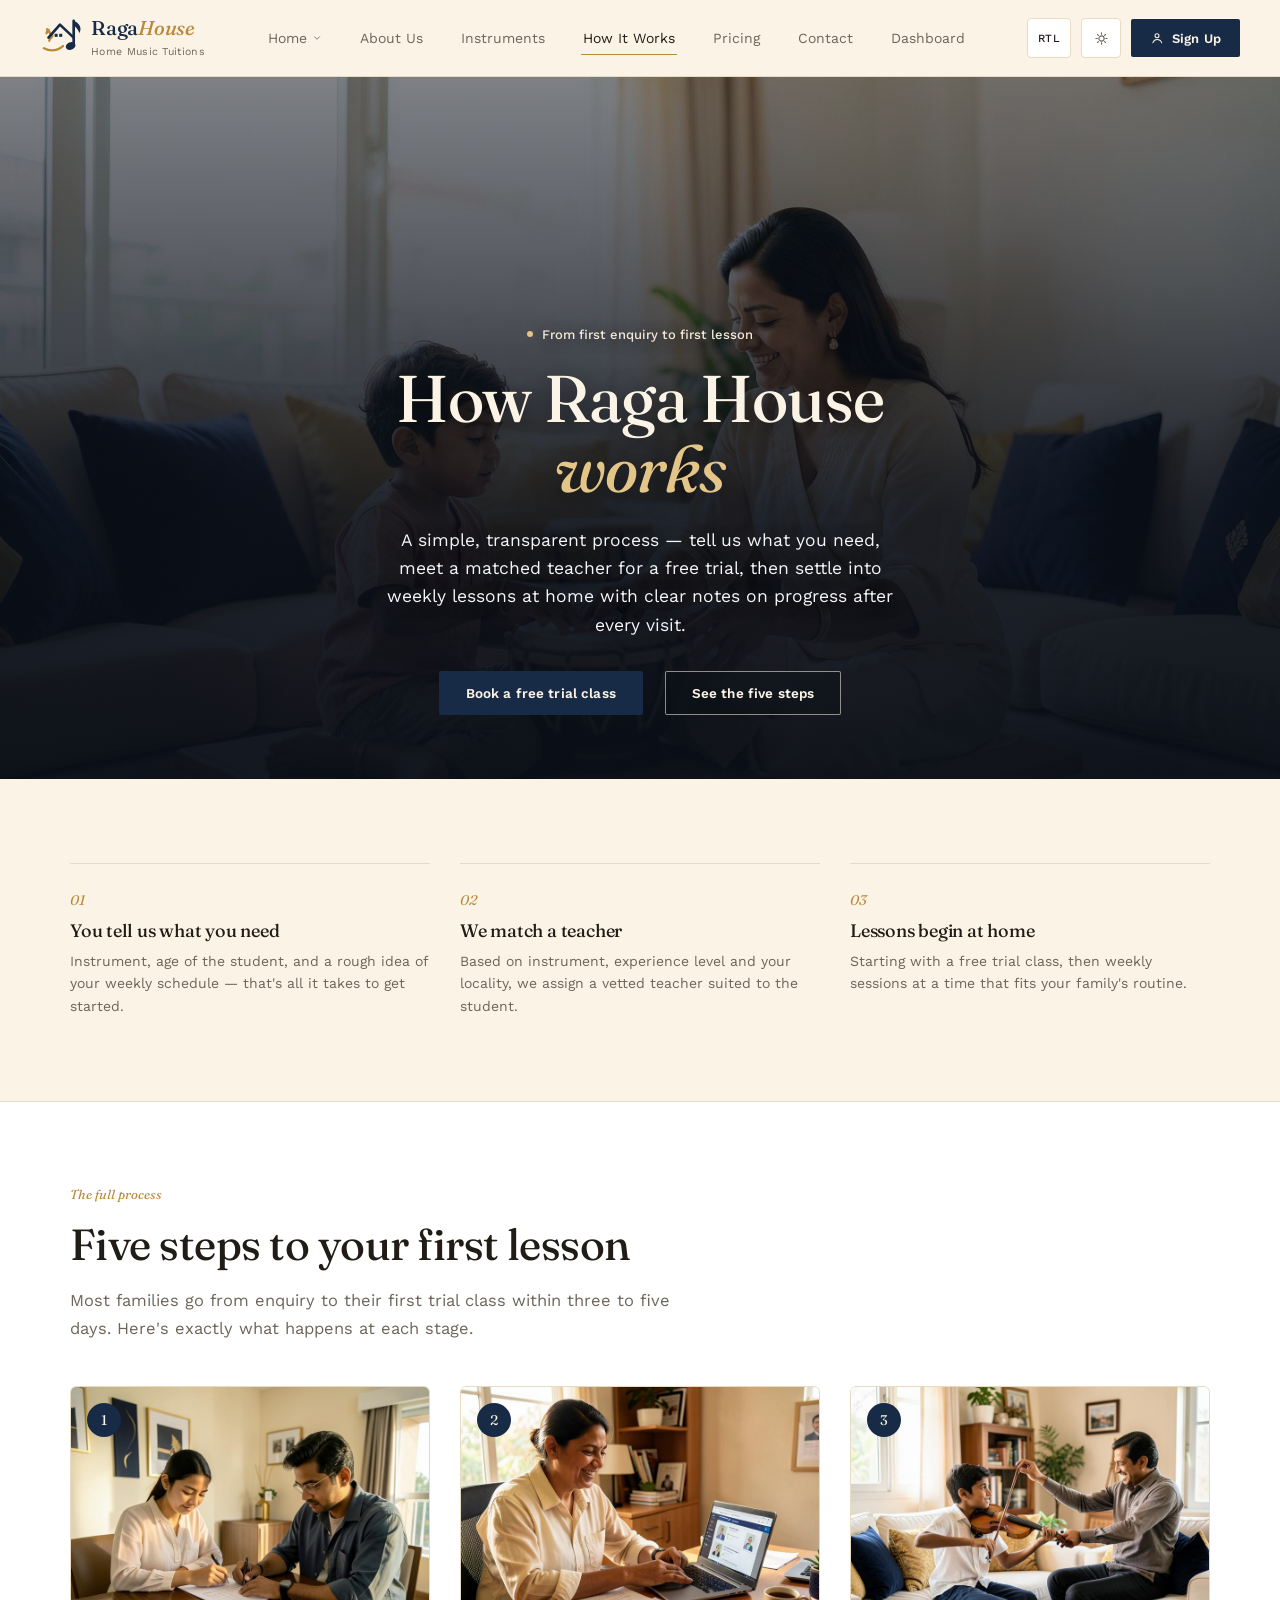
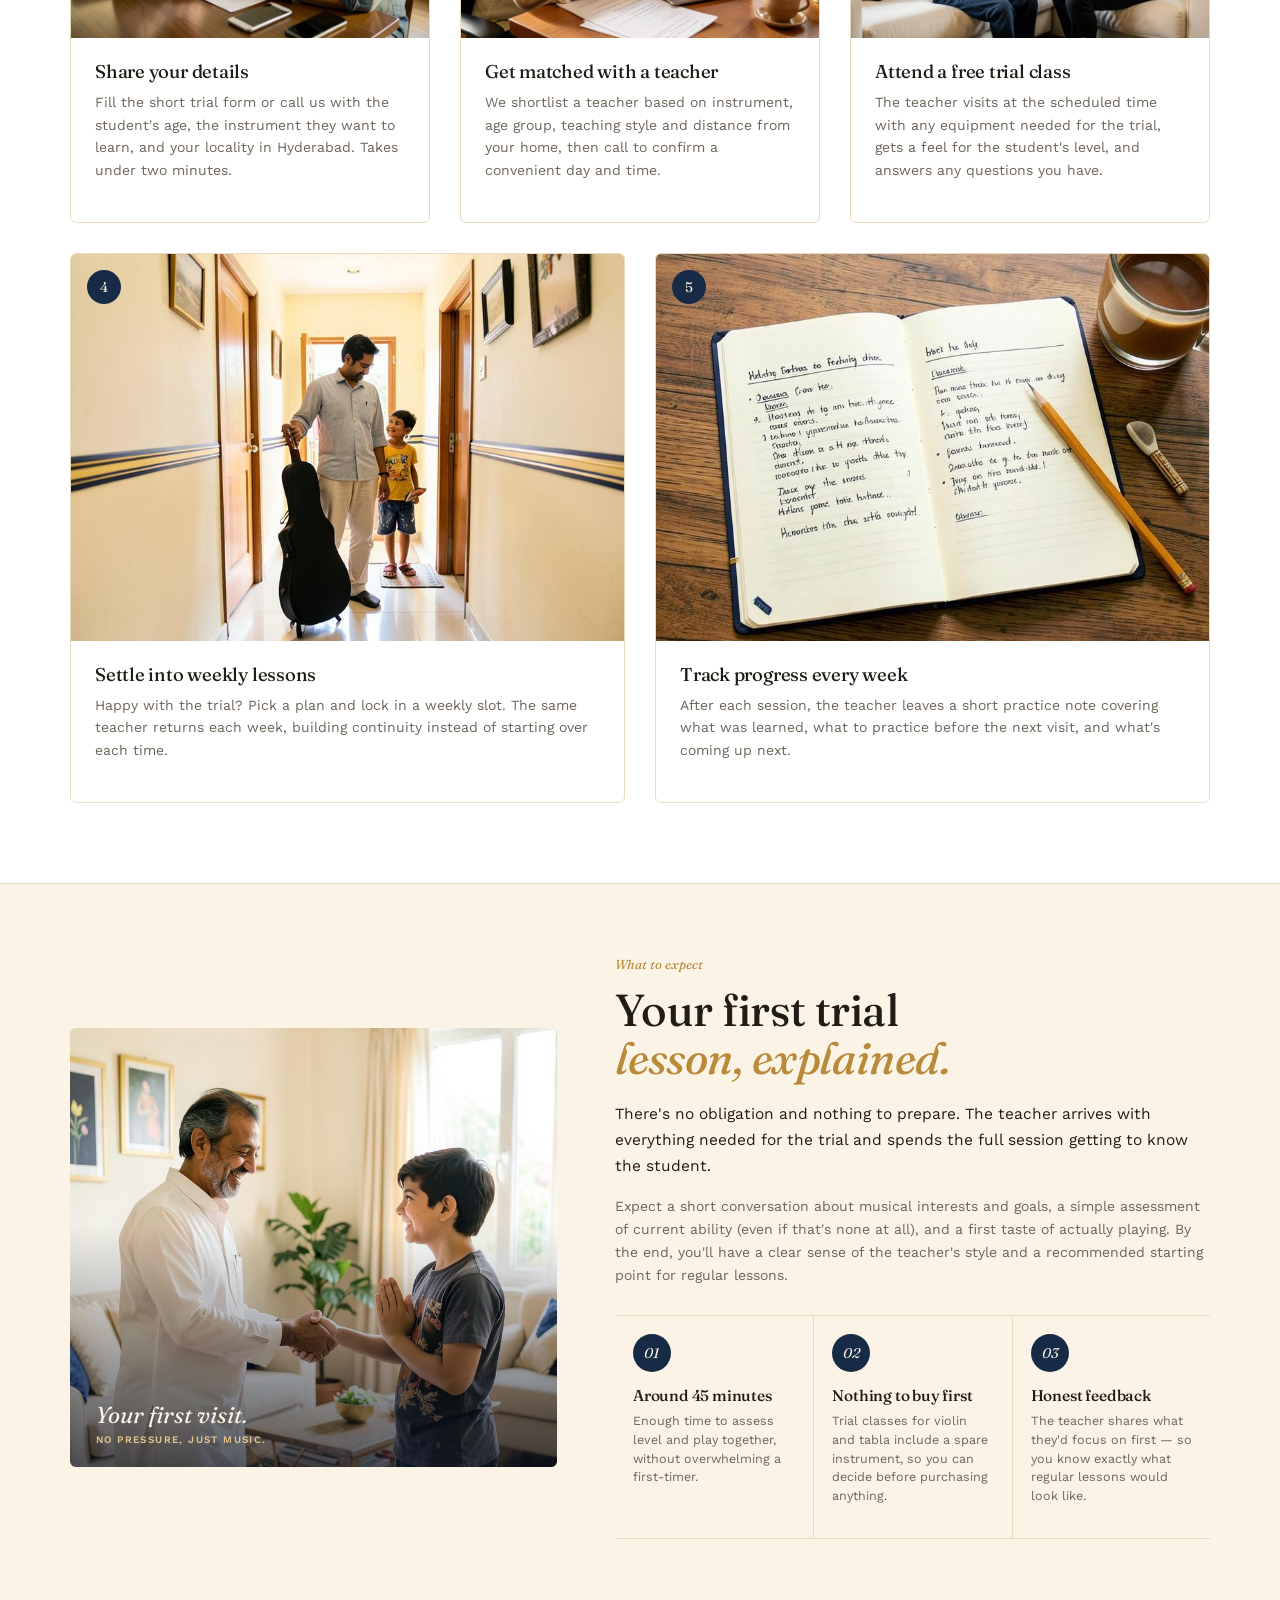
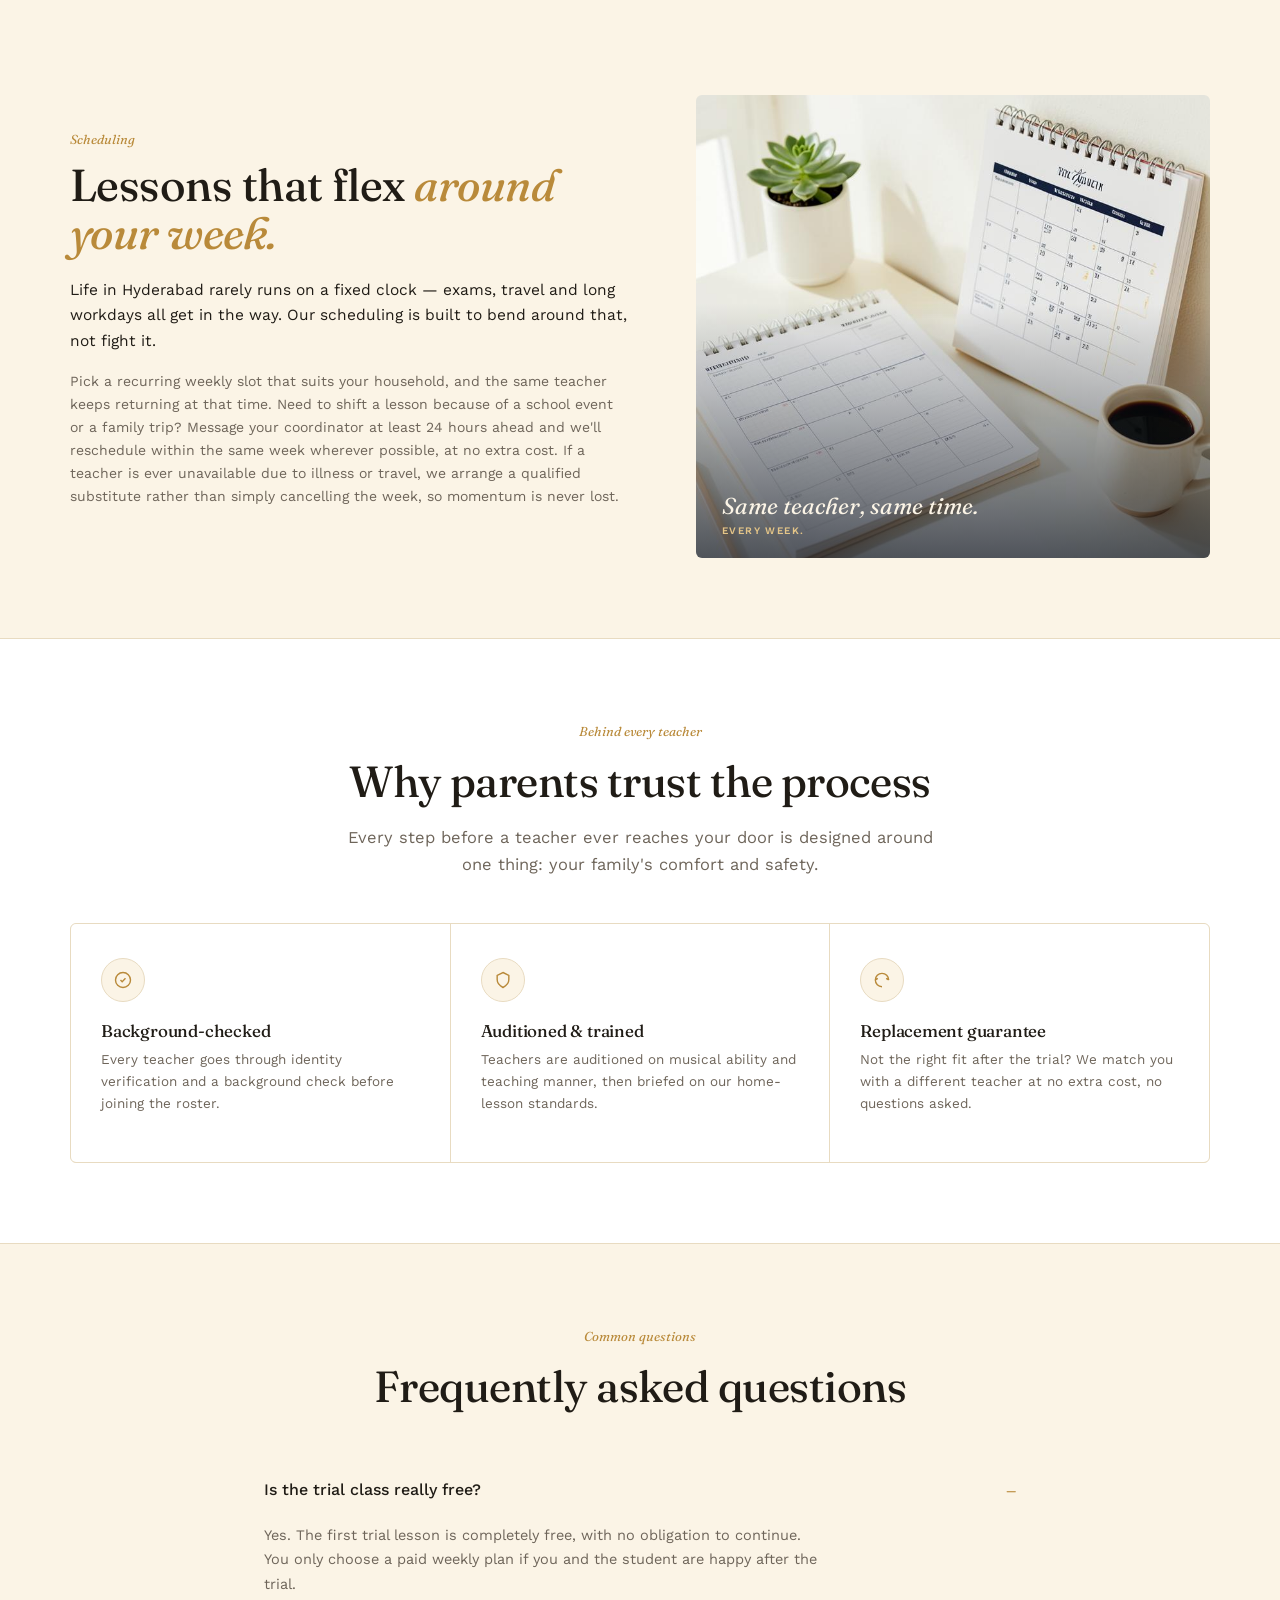
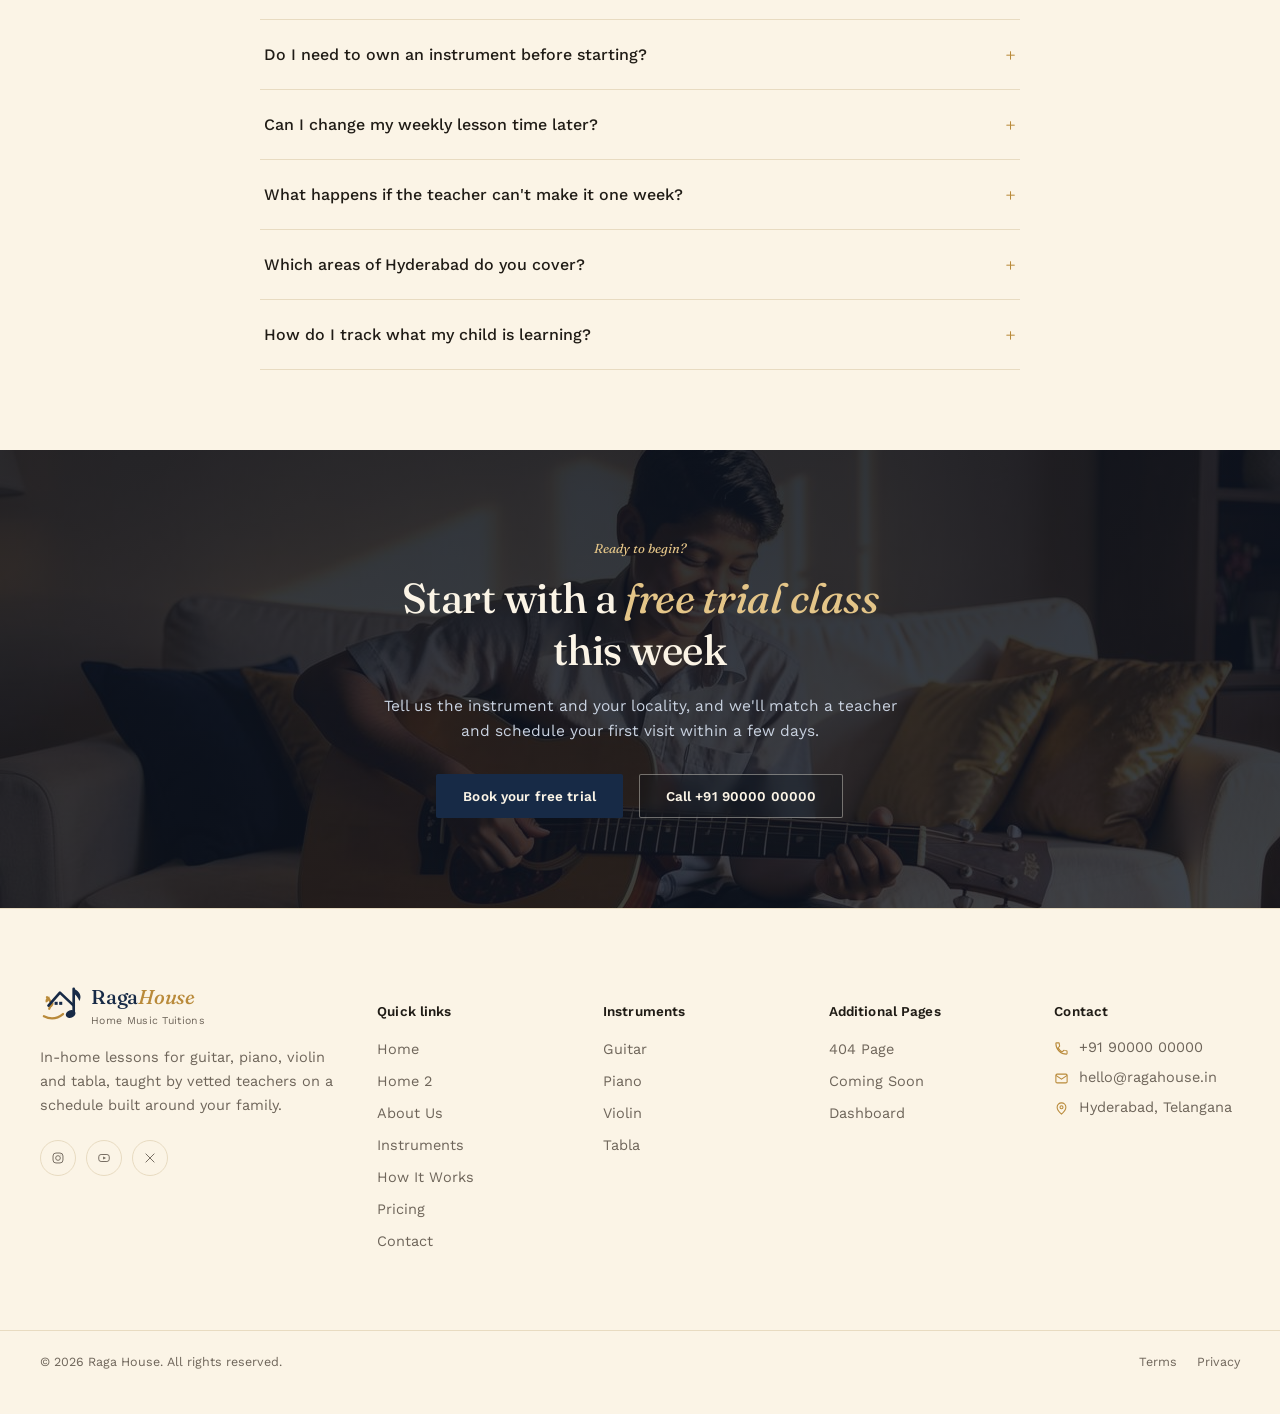
<file: how-it-works/how-it-works.html>
<!DOCTYPE html>
<html lang="en" dir="ltr" data-theme="light">
<head>
<meta charset="UTF-8">
<meta name="viewport" content="width=device-width, initial-scale=1.0">
<title>How It Works — Raga House</title>
<meta name="description" content="See exactly how Raga House works, from your first enquiry to weekly home music lessons — matching, trial class, scheduling and ongoing progress tracking.">
<link rel="preconnect" href="https://fonts.googleapis.com">
<link rel="preconnect" href="https://fonts.gstatic.com" crossorigin>
<link href="https://fonts.googleapis.com/css2?family=Fraunces:ital,opsz,wght@0,9..144,400;0,9..144,460;0,9..144,500;0,9..144,600;1,9..144,400;1,9..144,500&family=Work+Sans:wght@400;500;600;700&display=swap" rel="stylesheet">
<link rel="stylesheet" href="howitworks.css">
<link rel="stylesheet" href="../home/style.css">
<link rel="icon" href="data:image/svg+xml,%3Csvg xmlns='http://www.w3.org/2000/svg' viewBox='0 0 120 110'%3E%3Cpath d='M10 82c20 10 38 4 50-6' stroke='%23B98A3A' stroke-width='6' fill='none' stroke-linecap='round'/%3E%3Cpath d='M24 62c7-11 4-22-6-30' stroke='%23B98A3A' stroke-width='6' fill='none' stroke-linecap='round'/%3E%3Cpath d='M15 46c7-2 12-9 9-16-7 2-12 9-9 16z' fill='%23B98A3A'/%3E%3Cpath d='M24 60c7-1 12-7 11-14-7 1-12 7-11 14z' fill='%23B98A3A'/%3E%3Cpath d='M22 54 L52 20 L52 20' stroke='%23172A46' stroke-width='7' fill='none' stroke-linecap='round' stroke-linejoin='round'/%3E%3Cpath d='M52 20 L88 54' stroke='%23172A46' stroke-width='7' fill='none' stroke-linecap='round' stroke-linejoin='round'/%3E%3Cpath d='M88 10 V70' stroke='%23172A46' stroke-width='7' stroke-linecap='round'/%3E%3Cpath d='M88 10c16 7 22 19 15 32-4-11-11-18-15-20z' fill='%23172A46'/%3E%3Cellipse cx='80' cy='76' rx='13' ry='10' fill='%23172A46' transform='rotate(-20 80 76)'/%3E%3Crect x='38' y='44' width='8' height='8' fill='%23172A46'/%3E%3Crect x='50' y='44' width='8' height='8' fill='%23172A46'/%3E%3C/svg%3E">
</head>
<body>

<header class="site">
  <div class="wrap nav-row">
    <a href="../home/index.html" class="brand">
      <span class="brand-mark" aria-hidden="true">
        <svg viewBox="0 0 120 110" fill="none">
          <path d="M10 82c20 10 38 4 50-6" stroke="var(--logo-gold)" stroke-width="6" fill="none" stroke-linecap="round"/>
          <path d="M24 62c7-11 4-22-6-30" stroke="var(--logo-gold)" stroke-width="6" fill="none" stroke-linecap="round"/>
          <path d="M15 46c7-2 12-9 9-16-7 2-12 9-9 16z" fill="var(--logo-gold)"/>
          <path d="M24 60c7-1 12-7 11-14-7 1-12 7-11 14z" fill="var(--logo-gold)"/>
          <path d="M22 54 L52 20 L88 54" stroke="var(--logo-ink)" stroke-width="7" fill="none" stroke-linecap="round" stroke-linejoin="round"/>
          <path d="M88 10 V70" stroke="var(--logo-ink)" stroke-width="7" stroke-linecap="round"/>
          <path d="M88 10c16 7 22 19 15 32-4-11-11-18-15-20z" fill="var(--logo-ink)"/>
          <ellipse cx="80" cy="76" rx="13" ry="10" fill="var(--logo-ink)" transform="rotate(-20 80 76)"/>
          <rect x="38" y="44" width="8" height="8" fill="var(--logo-ink)"/>
          <rect x="50" y="44" width="8" height="8" fill="var(--logo-ink)"/>
        </svg>
      </span>
      <span class="brand-text">
        <span class="logo-word">Raga<em>House</em></span><br>
        <span class="brand-sub">Home Music Tuitions</span>
      </span>
    </a>

    <nav class="primary">
      <div class="nav-item">
        <a href="../home/index.html">Home
          <svg class="caret" viewBox="0 0 24 24" fill="none" stroke="currentColor" stroke-width="2"><path d="M6 9l6 6 6-6" stroke-linecap="round" stroke-linejoin="round"/></svg>
        </a>
        <div class="dropdown">
          <a href="../home/index.html" aria-current="page">Home 1</a>
          <a href="../home2/home-2.html">Home 2</a>
        </div>
      </div>
      <a href="../about/about.html">About Us</a>
    <a href="../instruments/instruments.html">Instruments</a>
      <a href="../how-it-works/how-it-works.html" class="active">How It Works</a>
      <a href="../pricing/pricing.html">Pricing</a>
      <a href="../contact/contact.html">Contact</a>
      <a href="../dashboard/dashboard.html">Dashboard</a>
    </nav>

    <div class="nav-actions">
      <button class="btn btn-outline btn-sm" id="dir-toggle" aria-label="Toggle text direction">RTL</button>
      <button class="icon-btn" id="theme-toggle" aria-label="Toggle dark mode">
        <svg class="sun" viewBox="0 0 24 24" fill="none" stroke="currentColor" stroke-width="1.7"><circle cx="12" cy="12" r="4.2"/><path d="M12 3v2.2M12 18.8V21M21 12h-2.2M5.2 12H3M18.4 5.6l-1.5 1.5M7.1 16.9l-1.5 1.5M18.4 18.4l-1.5-1.5M7.1 7.1L5.6 5.6" stroke-linecap="round"/></svg>
        <svg class="moon" viewBox="0 0 24 24" fill="none" stroke="currentColor" stroke-width="1.7"><path d="M20 14.5A8.5 8.5 0 1 1 9.5 4a7 7 0 0 0 10.5 10.5z" stroke-linejoin="round"/></svg>
      </button>
      <a href="../signup/signup.html" class="btn btn-primary btn-sm desktop-only">
        <svg viewBox="0 0 24 24" fill="none" stroke="currentColor" stroke-width="1.8"><circle cx="12" cy="8" r="3.4"/><path d="M5 20c1.4-3.6 4.2-5.4 7-5.4S18.6 16.4 20 20" stroke-linecap="round"/></svg>
        <span class="btn-label">Sign Up</span>
      </a>
      <button class="menu-toggle" id="menu-toggle" aria-label="Open menu">
        <svg viewBox="0 0 24 24" fill="none" stroke="currentColor" stroke-width="1.6"><path d="M3 6h18M3 12h18M3 18h18" stroke-linecap="round"/></svg>
      </button>
    </div>
  </div>

  <div class="mobile-panel" id="mobile-panel">
    <details class="mobile-dropdown">
      <summary>Home</summary>
      <a href="../home/index.html">Home 1</a>
      <a href="../home2/home-2.html">Home 2</a>
    </details>
    
    <a href="../about/about.html">About Us</a>
    <a href="../instruments/instruments.html">Instruments</a>
    <a href="../how-it-works/how-it-works.html">How It Works</a>
    <a href="../pricing/pricing.html">Pricing</a>
    <a href="../contact/contact.html">Contact</a>
    <a href="../dashboard/dashboard.html">Dashboard</a>
    <a href="../signup/signup.html" class="btn btn-primary btn-sm mobile-signup-btn">
      <svg viewBox="0 0 24 24" fill="none" stroke="currentColor" stroke-width="1.8"><circle cx="12" cy="8" r="3.4"/><path d="M5 20c1.4-3.6 4.2-5.4 7-5.4S18.6 16.4 20 20" stroke-linecap="round"/></svg>
      <span class="btn-label">Sign Up</span>
    </a>
  </div>
</header>


<section class="hero hero-page" id="top">
  <div class="hero-frame">
    <img src="images/how-it-works-hero.jpg" alt="Teacher and student during a home music lesson">
    <div class="hero-copy">
      <div class="wrap">
        <p class="eyebrow-note"><span class="dot"></span>From first enquiry to first lesson</p>
        <h1>How Raga House <em>works</em></h1>
        <p class="lead">A simple, transparent process — tell us what you need, meet a matched teacher for a free trial, then settle into weekly lessons at home with clear notes on progress after every visit.</p>
        <div class="hero-ctas">
          <a href="../contact/contact.html" class="btn btn-primary">Book a free trial class</a>
          <a href="#process" class="btn btn-ghost">See the five steps</a>
        </div>
      </div>
    </div>
  </div>
</section>


<section class="section" style="padding-bottom:64px;">
  <div class="wrap">
    <div class="overview-grid">
      <div class="overview-item">
        <span class="ov-num">01</span>
        <h3>You tell us what you need</h3>
        <p>Instrument, age of the student, and a rough idea of your weekly schedule — that's all it takes to get started.</p>
      </div>
      <div class="overview-item">
        <span class="ov-num">02</span>
        <h3>We match a teacher</h3>
        <p>Based on instrument, experience level and your locality, we assign a vetted teacher suited to the student.</p>
      </div>
      <div class="overview-item">
        <span class="ov-num">03</span>
        <h3>Lessons begin at home</h3>
        <p>Starting with a free trial class, then weekly sessions at a time that fits your family's routine.</p>
      </div>
    </div>
  </div>
</section>


<section class="section" id="process" style="background:var(--surface); border-top:1px solid var(--border); border-bottom:1px solid var(--border);">
  <div class="wrap">
    <div class="section-head">
      <span class="eyebrow">The full process</span>
      <h2>Five steps to your first lesson</h2>
      <p>Most families go from enquiry to their first trial class within three to five days. Here's exactly what happens at each stage.</p>
    </div>

    <div class="steps-grid">
      <div class="step-card">
        <div class="step-photo">
          <img src="images/step-enquiry.jpg" alt="Parent filling a trial class request form">
          <span class="step-number">1</span>
        </div>
        <div class="step-body">
          <h3>Share your details</h3>
          <p>Fill the short trial form or call us with the student's age, the instrument they want to learn, and your locality in Hyderabad. Takes under two minutes.</p>
        </div>
      </div>

      <div class="step-card">
        <div class="step-photo">
          <img src="images/step-matching.jpg" alt="Coordinator matching a teacher to a student profile">
          <span class="step-number">2</span>
        </div>
        <div class="step-body">
          <h3>Get matched with a teacher</h3>
          <p>We shortlist a teacher based on instrument, age group, teaching style and distance from your home, then call to confirm a convenient day and time.</p>
        </div>
      </div>

      <div class="step-card">
        <div class="step-photo">
          <img src="images/step-trial.jpg" alt="Free trial music lesson at a student's home">
          <span class="step-number">3</span>
        </div>
        <div class="step-body">
          <h3>Attend a free trial class</h3>
          <p>The teacher visits at the scheduled time with any equipment needed for the trial, gets a feel for the student's level, and answers any questions you have.</p>
        </div>
      </div>
    </div>

    <div class="steps-grid-secondary">
      <div class="step-card">
        <div class="step-photo">
          <img src="images/step-weekly.jpg" alt="Weekly recurring home music lesson">
          <span class="step-number">4</span>
        </div>
        <div class="step-body">
          <h3>Settle into weekly lessons</h3>
          <p>Happy with the trial? Pick a plan and lock in a weekly slot. The same teacher returns each week, building continuity instead of starting over each time.</p>
        </div>
      </div>

      <div class="step-card">
        <div class="step-photo">
          <img src="images/step-progress.jpg" alt="Practice notes and progress tracking notebook">
          <span class="step-number">5</span>
        </div>
        <div class="step-body">
          <h3>Track progress every week</h3>
          <p>After each session, the teacher leaves a short practice note covering what was learned, what to practice before the next visit, and what's coming up next.</p>
        </div>
      </div>
    </div>
  </div>
</section>


<section class="difference-section">
  <div class="wrap">
    <div class="difference-grid">

      <div class="difference-image">
        <img src="images/first-lesson.jpg" alt="Teacher greeting a student for the first home lesson">
        <div class="difference-image-caption">
          <span>Your first visit.</span>
          <small>NO PRESSURE, JUST MUSIC.</small>
        </div>
      </div>

      <div class="difference-content">
        <span class="eyebrow">What to expect</span>
        <h2>Your first trial <em>lesson, explained.</em></h2>
        <p class="difference-intro">
          There's no obligation and nothing to prepare. The teacher arrives with everything
          needed for the trial and spends the full session getting to know the student.
        </p>
        <p class="difference-text">
          Expect a short conversation about musical interests and goals, a simple assessment
          of current ability (even if that's none at all), and a first taste of actually
          playing. By the end, you'll have a clear sense of the teacher's style and a
          recommended starting point for regular lessons.
        </p>

        <div class="difference-points">
          <div class="difference-point">
            <span class="difference-number">01</span>
            <div>
              <h3>Around 45 minutes</h3>
              <p>Enough time to assess level and play together, without overwhelming a first-timer.</p>
            </div>
          </div>
          <div class="difference-point">
            <span class="difference-number">02</span>
            <div>
              <h3>Nothing to buy first</h3>
              <p>Trial classes for violin and tabla include a spare instrument, so you can decide before purchasing anything.</p>
            </div>
          </div>
          <div class="difference-point">
            <span class="difference-number">03</span>
            <div>
              <h3>Honest feedback</h3>
              <p>The teacher shares what they'd focus on first — so you know exactly what regular lessons would look like.</p>
            </div>
          </div>
        </div>
      </div>

    </div>
  </div>
</section>


<section class="section story-section">
  <div class="wrap">
    <div class="story-grid">

      <div class="story-content">
        <span class="eyebrow">Scheduling</span>
        <h2>Lessons that flex <em>around your week.</em></h2>
        <p class="story-intro">
          Life in Hyderabad rarely runs on a fixed clock — exams, travel and long workdays all
          get in the way. Our scheduling is built to bend around that, not fight it.
        </p>
        <p class="story-text">
          Pick a recurring weekly slot that suits your household, and the same teacher keeps
          returning at that time. Need to shift a lesson because of a school event or a family
          trip? Message your coordinator at least 24 hours ahead and we'll reschedule within
          the same week wherever possible, at no extra cost. If a teacher is ever unavailable
          due to illness or travel, we arrange a qualified substitute rather than simply
          cancelling the week, so momentum is never lost.
        </p>
      </div>

      <div class="story-image">
        <img src="images/scheduling.jpg" alt="Calendar and weekly lesson planner on a table">
        <div class="story-image-caption">
          <span>Same teacher, same time.</span>
          <small>EVERY WEEK.</small>
        </div>
      </div>

    </div>
  </div>
</section>


<section class="section trust-section" id="trust">
  <div class="wrap">
    <div class="section-head center">
      <span class="eyebrow">Behind every teacher</span>
      <h2>Why parents trust the process</h2>
      <p>Every step before a teacher ever reaches your door is designed around one thing: your family's comfort and safety.</p>
    </div>
    <div class="trust-grid">
      <div class="trust-card">
        <div class="trust-icon">
          <svg viewBox="0 0 24 24" fill="none" stroke="currentColor" stroke-width="1.7"><path d="M9 12l2 2 4-4"/><circle cx="12" cy="12" r="9"/></svg>
        </div>
        <h3>Background-checked</h3>
        <p>Every teacher goes through identity verification and a background check before joining the roster.</p>
      </div>
      <div class="trust-card">
        <div class="trust-icon">
          <svg viewBox="0 0 24 24" fill="none" stroke="currentColor" stroke-width="1.7"><path d="M12 3l7 3.5v5c0 4.5-3 7.5-7 9.5-4-2-7-5-7-9.5v-5z"/></svg>
        </div>
        <h3>Auditioned &amp; trained</h3>
        <p>Teachers are auditioned on musical ability and teaching manner, then briefed on our home-lesson standards.</p>
      </div>
      <div class="trust-card">
        <div class="trust-icon">
          <svg viewBox="0 0 24 24" fill="none" stroke="currentColor" stroke-width="1.7"><path d="M4 12a8 8 0 0116 0M4 12a8 8 0 008 8M4 12l3-2m13 2l-3-2"/></svg>
        </div>
        <h3>Replacement guarantee</h3>
        <p>Not the right fit after the trial? We match you with a different teacher at no extra cost, no questions asked.</p>
      </div>
    </div>
  </div>
</section>


<section class="section" id="faq">
  <div class="wrap">
    <div class="section-head center">
      <span class="eyebrow">Common questions</span>
      <h2>Frequently asked questions</h2>
    </div>

    <div class="faq-list">
      <details class="faq-item" open>
        <summary>Is the trial class really free?</summary>
        <p>Yes. The first trial lesson is completely free, with no obligation to continue. You only choose a paid weekly plan if you and the student are happy after the trial.</p>
      </details>
      <details class="faq-item">
        <summary>Do I need to own an instrument before starting?</summary>
        <p>Not for the trial. For violin and tabla, teachers bring a spare instrument to the trial class. For guitar and piano, we'll guide you on an affordable starter instrument once you decide to continue.</p>
      </details>
      <details class="faq-item">
        <summary>Can I change my weekly lesson time later?</summary>
        <p>Yes. Give your coordinator at least 24 hours' notice and we'll shift that week's lesson, or help you move to a new permanent weekly slot if your routine changes.</p>
      </details>
      <details class="faq-item">
        <summary>What happens if the teacher can't make it one week?</summary>
        <p>We arrange a qualified substitute teacher wherever possible so the lesson still happens. If that isn't possible, the session is rescheduled within the same week at no extra cost.</p>
      </details>
      <details class="faq-item">
        <summary>Which areas of Hyderabad do you cover?</summary>
        <p>We currently teach in over 30 localities across Hyderabad, including Banjara Hills, Jubilee Hills, Gachibowli and Kondapur. Share your locality on the trial form and we'll confirm coverage.</p>
      </details>
      <details class="faq-item">
        <summary>How do I track what my child is learning?</summary>
        <p>After every lesson, the teacher leaves a short written practice note — what was covered, what to practice before the next visit, and what's coming up next. No app or login needed.</p>
      </details>
    </div>
  </div>
</section>


<section class="cta-banner">
  <div class="bg-photo"><img src="images/cta-banner.jpg" alt="Student playing an instrument at home"></div>
  <div class="wrap">
    <div class="cta-banner-inner">
      <span class="eyebrow">Ready to begin?</span>
      <h2>Start with a <em>free trial class</em> this week</h2>
      <p>Tell us the instrument and your locality, and we'll match a teacher and schedule your first visit within a few days.</p>
      <div class="cta-banner-ctas">
        <a href="../contact/contact.html" class="btn btn-primary">Book your free trial</a>
        <a href="tel:+919000000000" class="btn btn-ghost">Call +91 90000 00000</a>
      </div>
    </div>
  </div>
</section>

<footer class="site">
  <div class="wrap footer-grid">
    <div class="footer-brand">
      <a href="../home/index.html" class="brand">
        <span class="brand-mark" aria-hidden="true">
          <svg viewBox="0 0 120 110" fill="none">
            <path d="M10 82c20 10 38 4 50-6" stroke="var(--logo-gold)" stroke-width="6" fill="none" stroke-linecap="round"/>
            <path d="M24 62c7-11 4-22-6-30" stroke="var(--logo-gold)" stroke-width="6" fill="none" stroke-linecap="round"/>
            <path d="M15 46c7-2 12-9 9-16-7 2-12 9-9 16z" fill="var(--logo-gold)"/>
            <path d="M24 60c7-1 12-7 11-14-7 1-12 7-11 14z" fill="var(--logo-gold)"/>
            <path d="M22 54 L52 20 L88 54" stroke="var(--logo-ink)" stroke-width="7" fill="none" stroke-linecap="round" stroke-linejoin="round"/>
            <path d="M88 10 V70" stroke="var(--logo-ink)" stroke-width="7" stroke-linecap="round"/>
            <path d="M88 10c16 7 22 19 15 32-4-11-11-18-15-20z" fill="var(--logo-ink)"/>
            <ellipse cx="80" cy="76" rx="13" ry="10" fill="var(--logo-ink)" transform="rotate(-20 80 76)"/>
            <rect x="38" y="44" width="8" height="8" fill="var(--logo-ink)"/>
            <rect x="50" y="44" width="8" height="8" fill="var(--logo-ink)"/>
          </svg>
        </span>
        <span class="brand-text">
          <span class="logo-word">Raga<em>House</em></span><br>
          <span class="brand-sub">Home Music Tuitions</span>
        </span>
      </a>
      <p class="footer-desc" style="margin-top:18px;">In-home lessons for guitar, piano, violin and tabla, taught by vetted teachers on a schedule built around your family.</p>
      <div class="socials">
        <a href="#" aria-label="Instagram"><svg viewBox="0 0 24 24" fill="none" stroke="currentColor" stroke-width="1.6"><rect x="3.5" y="3.5" width="17" height="17" rx="5"/><circle cx="12" cy="12" r="4"/><circle cx="17" cy="7" r="0.8" fill="currentColor" stroke="none"/></svg></a>
        <a href="#" aria-label="YouTube"><svg viewBox="0 0 24 24" fill="none" stroke="currentColor" stroke-width="1.6"><rect x="3" y="6" width="18" height="12" rx="4"/><path d="M10.5 9.5l5 2.5-5 2.5z" fill="currentColor" stroke="none"/></svg></a>
        <a href="#" aria-label="X"><svg viewBox="0 0 24 24" fill="none" stroke="currentColor" stroke-width="1.6"><path d="M5 5l14 14M19 5L5 19" stroke-linecap="round"/></svg></a>
      </div>
    </div>

    <div class="footer-col">
      <h4>Quick links</h4>
      <ul>
        <li><a href="../home/index.html">Home</a></li>
        <li><a href="../home2/home-2.html">Home 2</a></li>
        <li><a href="../about/about.html">About Us</a></li>
        <li><a href="../instruments/instruments.html">Instruments</a></li>
        <li><a href="../how-it-works/how-it-works.html">How It Works</a></li>
        <li><a href="../pricing/pricing.html">Pricing</a></li>
        <li><a href="../contact/contact.html">Contact</a></li>
      </ul>
    </div>

    <div class="footer-col">
      <h4>Instruments</h4>
      <ul>
        <li><a href="../instruments/instrument-detail.html#guitar">Guitar</a></li>
        <li><a href="../instruments/instrument-detail.html#piano">Piano</a></li>
        <li><a href="../instruments/instrument-detail.html#violin">Violin</a></li>
        <li><a href="../instruments/instrument-detail.html#tabla">Tabla</a></li>
      </ul>
    </div>

    <div class="footer-col">
      <h4>Additional Pages</h4>
      <ul>
        <li><a href="../additional/404.html">404 Page</a></li>
        <li><a href="../additional/coming-soon.html">Coming Soon</a></li>
        <li><a href="../dashboard/dashboard.html">Dashboard</a></li>
      </ul>
    </div>

    <div class="footer-col">
      <h4>Contact</h4>
      <ul>
        <li class="contact-line">
          <svg viewBox="0 0 24 24" fill="none" stroke="currentColor" stroke-width="1.7"><path d="M6.6 10.8c1.4 2.8 3.8 5.2 6.6 6.6l2.2-2.2c.3-.3.7-.4 1-.2 1.1.4 2.3.6 3.5.6.6 0 1 .4 1 1V20c0 .6-.4 1-1 1C10.6 21 3 13.4 3 4c0-.6.4-1 1-1h3.4c.6 0 1 .4 1 1 0 1.2.2 2.4.6 3.5.1.4 0 .8-.2 1z"/></svg>
          +91 90000 00000
        </li>
        <li class="contact-line">
          <svg viewBox="0 0 24 24" fill="none" stroke="currentColor" stroke-width="1.7"><rect x="3" y="5" width="18" height="14" rx="2"/><path d="M3 7l9 6 9-6"/></svg>
          hello@ragahouse.in
        </li>
        <li class="contact-line">
          <svg viewBox="0 0 24 24" fill="none" stroke="currentColor" stroke-width="1.7"><path d="M12 21s-7-6.1-7-11a7 7 0 0114 0c0 4.9-7 11-7 11z"/><circle cx="12" cy="10" r="2.4"/></svg>
          Hyderabad, Telangana
        </li>
      </ul>
    </div>
  </div>

  <div class="wrap footer-bottom">
    <span>© 2026 Raga House. All rights reserved.</span>
    <div class="footer-bottom-links">
      <a href="../legal/terms.html">Terms</a>
      <a href="../legal/privacy.html">Privacy</a>
    </div>
  </div>
</footer>
<script src="../home/script.js"></script>
</body>
</html>
</file>
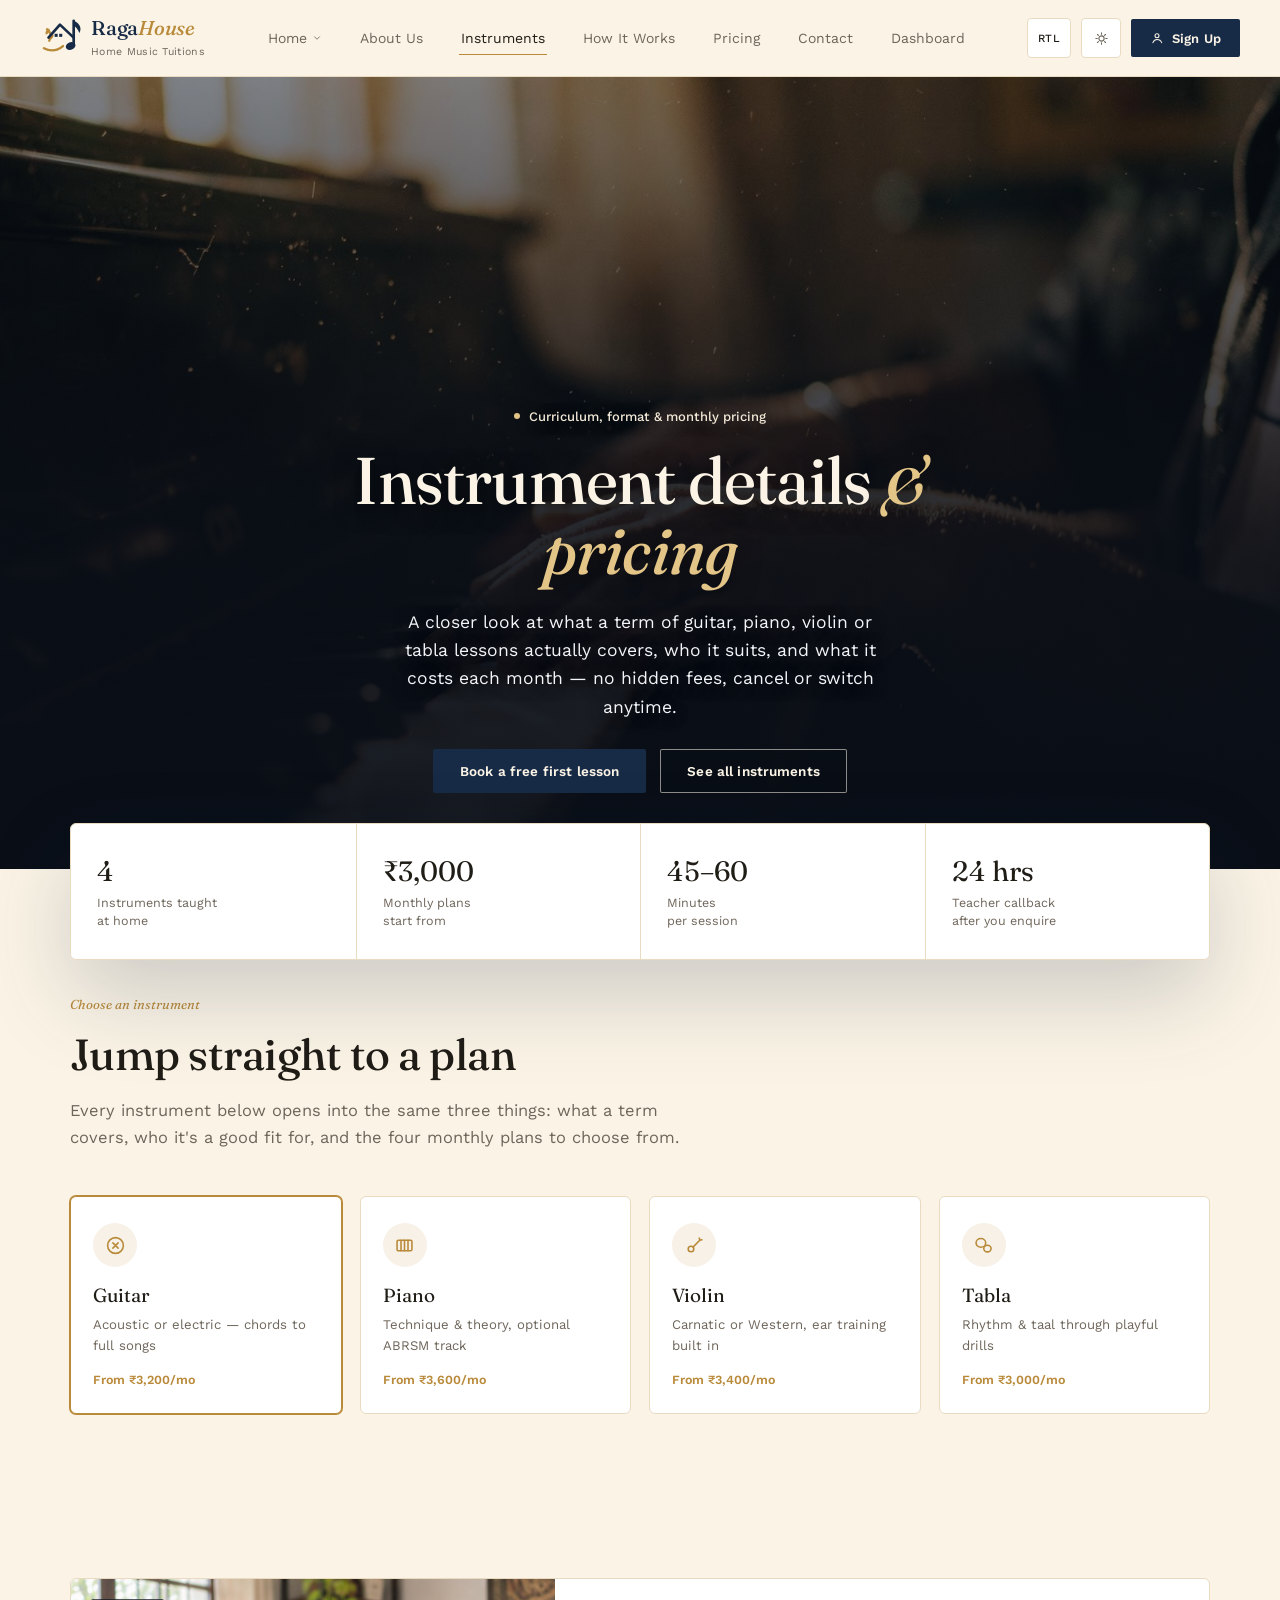
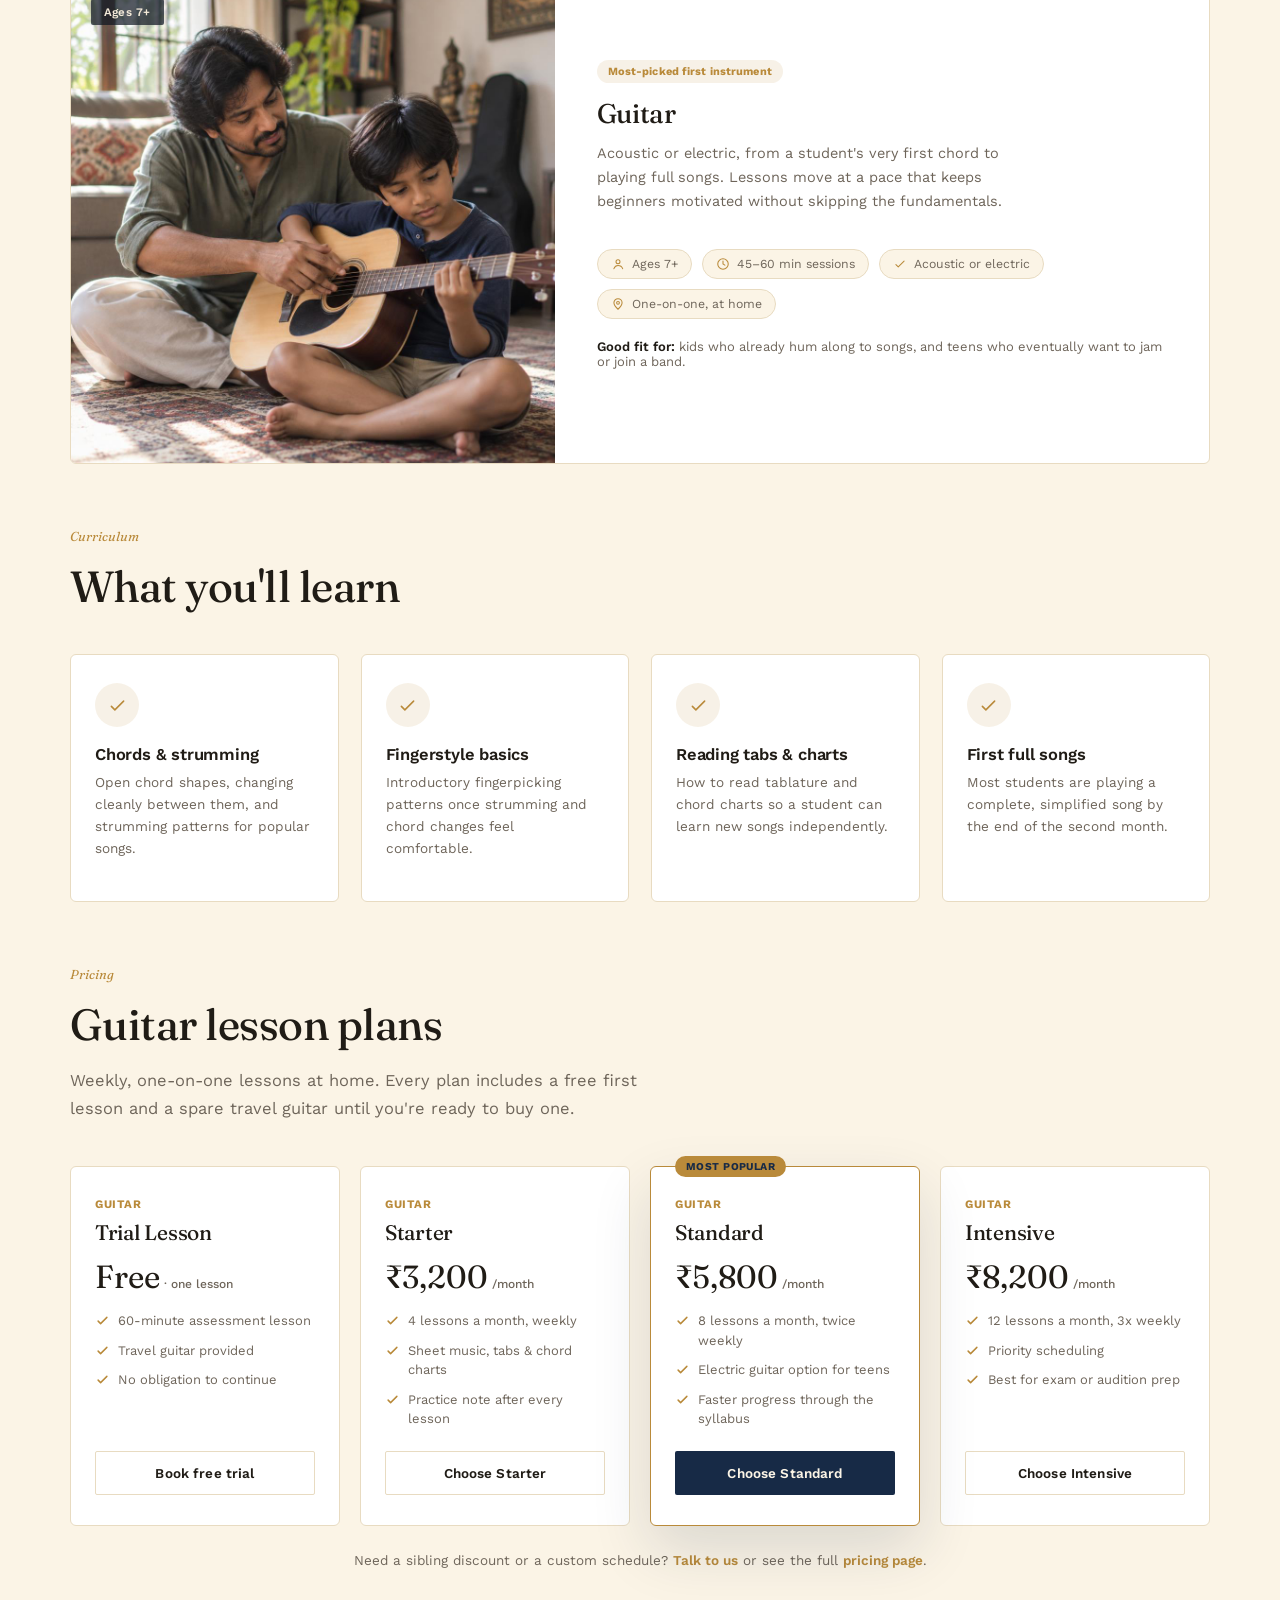
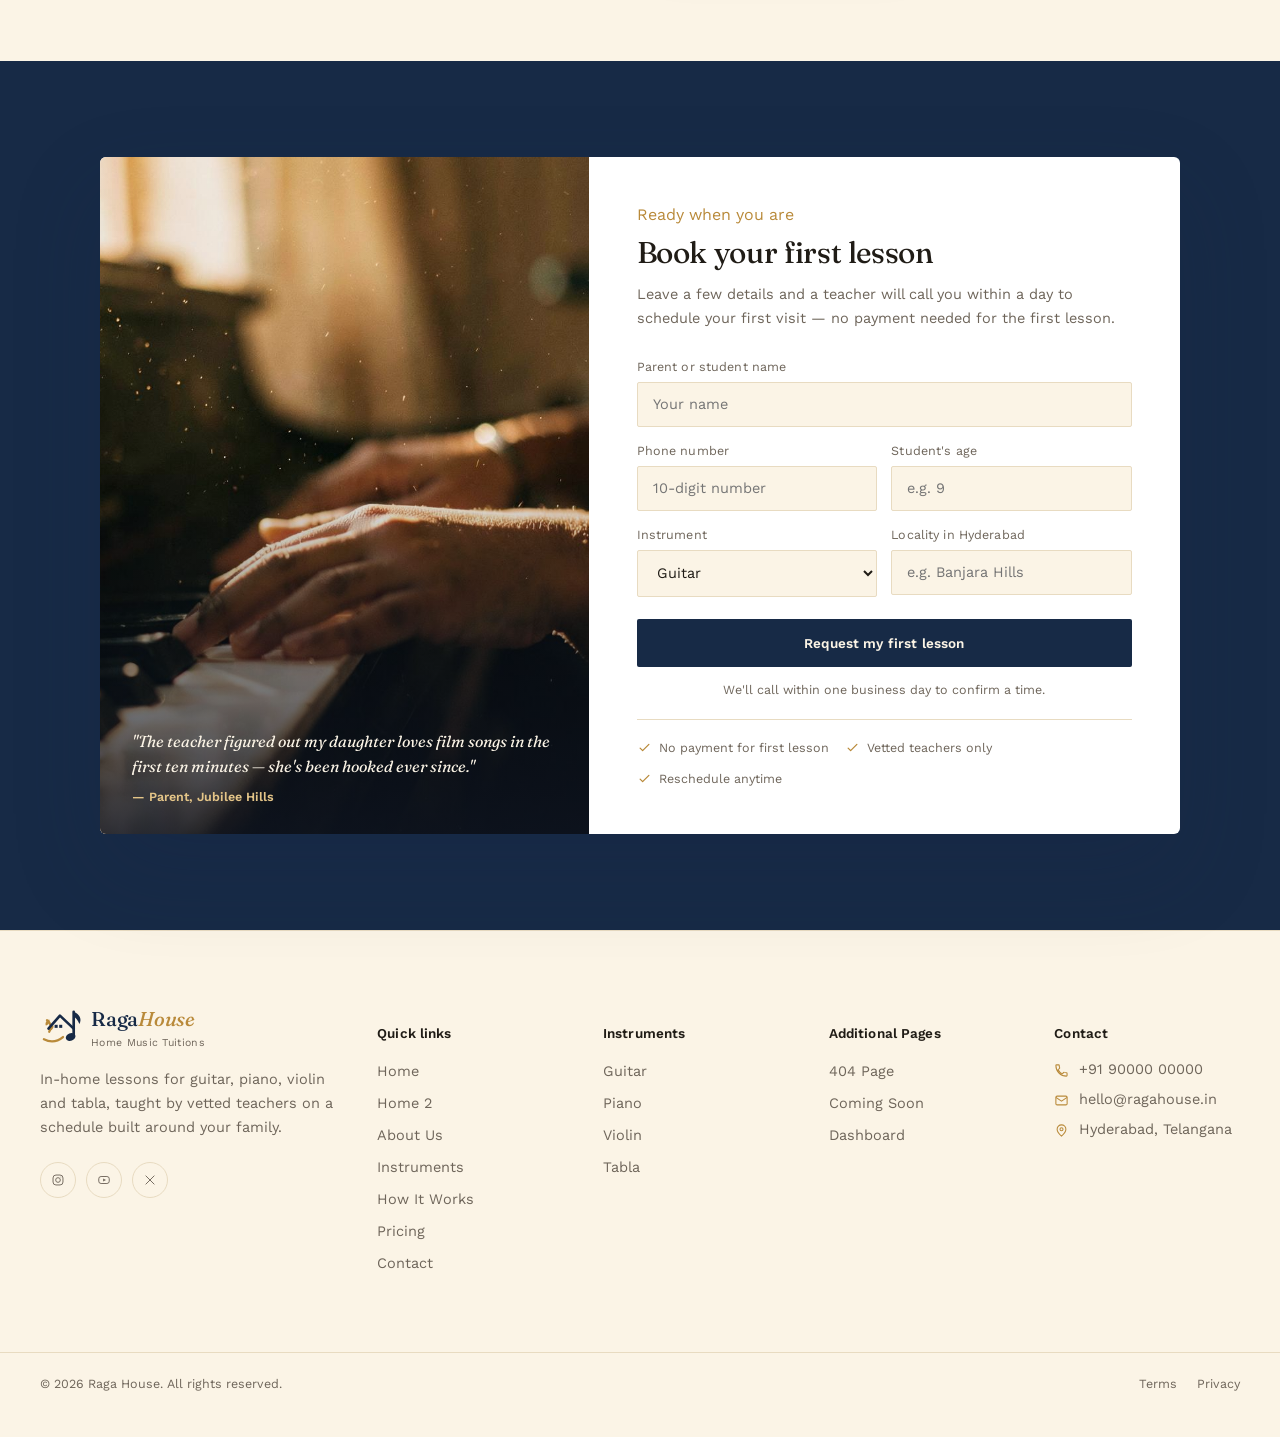
<file: instruments/instrument-detail.html>
<!DOCTYPE html>
<html lang="en" dir="ltr" data-theme="light">
<head>
<meta charset="UTF-8">
<meta name="viewport" content="width=device-width, initial-scale=1.0">
<title>Instrument Details &amp; Pricing — Raga House</title>
<meta name="description" content="Guitar, piano, violin and tabla lesson plans and pricing for home music tuitions in Hyderabad — compare curriculum, session length and monthly rates.">
<link rel="preconnect" href="https://fonts.googleapis.com">
<link rel="preconnect" href="https://fonts.gstatic.com" crossorigin>
<link href="https://fonts.googleapis.com/css2?family=Fraunces:ital,opsz,wght@0,9..144,400;0,9..144,460;0,9..144,500;0,9..144,600;1,9..144,400;1,9..144,500&family=Work+Sans:wght@400;500;600;700&display=swap" rel="stylesheet">
<link rel="stylesheet" href="instruments.css">
<link rel="icon" href="data:image/svg+xml,%3Csvg xmlns='http://www.w3.org/2000/svg' viewBox='0 0 120 110'%3E%3Cpath d='M10 82c20 10 38 4 50-6' stroke='%23B98A3A' stroke-width='6' fill='none' stroke-linecap='round'/%3E%3Cpath d='M24 62c7-11 4-22-6-30' stroke='%23B98A3A' stroke-width='6' fill='none' stroke-linecap='round'/%3E%3Cpath d='M15 46c7-2 12-9 9-16-7 2-12 9-9 16z' fill='%23B98A3A'/%3E%3Cpath d='M24 60c7-1 12-7 11-14-7 1-12 7-11 14z' fill='%23B98A3A'/%3E%3Cpath d='M22 54 L52 20 L52 20' stroke='%23172A46' stroke-width='7' fill='none' stroke-linecap='round' stroke-linejoin='round'/%3E%3Cpath d='M52 20 L88 54' stroke='%23172A46' stroke-width='7' fill='none' stroke-linecap='round' stroke-linejoin='round'/%3E%3Cpath d='M88 10 V70' stroke='%23172A46' stroke-width='7' stroke-linecap='round'/%3E%3Cpath d='M88 10c16 7 22 19 15 32-4-11-11-18-15-20z' fill='%23172A46'/%3E%3Cellipse cx='80' cy='76' rx='13' ry='10' fill='%23172A46' transform='rotate(-20 80 76)'/%3E%3Crect x='38' y='44' width='8' height='8' fill='%23172A46'/%3E%3Crect x='50' y='44' width='8' height='8' fill='%23172A46'/%3E%3C/svg%3E">
<style>
  
  .detail-panel-hero{ display:grid; grid-template-columns: .85fr 1.15fr; gap:0; background:var(--surface); border:1px solid var(--border); border-radius:var(--radius-lg); overflow:hidden; align-items:stretch; margin-bottom:56px; }
  .detail-meta{ display:flex; flex-wrap:wrap; gap:10px; margin-top:20px; }
  .detail-meta span{ display:flex; align-items:center; gap:7px; font-size:12.3px; color:var(--text-soft); border:1px solid var(--border); padding:7px 13px; border-radius:999px; background:var(--bg); }
  .detail-meta svg{ width:14px; height:14px; color:var(--gold); flex:none; }
  .panel-section{ margin-top:64px; }
  .panel-section:first-child{ margin-top:0; }
  .pricing-card .price small{ font-size:12px; font-weight:500; color:var(--text-soft); font-family:'Work Sans',sans-serif; }

  
  .picker-grid{ display:grid; grid-template-columns:repeat(4,1fr); gap:18px; }
  .picker-card{ text-align:start; background:var(--surface); border:1px solid var(--border); border-radius:var(--radius-lg); padding:26px 22px; cursor:pointer; transition:all .2s ease; display:flex; flex-direction:column; }
  .picker-card:hover{ border-color:var(--gold-soft); transform:translateY(-3px); }
  .picker-card.active{ border-color:var(--gold); box-shadow:0 0 0 1px var(--gold); }
  .picker-icon{ width:44px; height:44px; border-radius:50%; background:rgba(185,138,58,.12); color:var(--gold); display:flex; align-items:center; justify-content:center; margin-bottom:16px; }
  .picker-icon svg{ width:21px; height:21px; }
  .picker-name{ font-family:'Fraunces',serif; font-size:19px; color:var(--text); }
  .picker-blurb{ margin-top:8px; font-size:13.2px; color:var(--text-soft); line-height:1.55; flex-grow:1; }
  .picker-from{ margin-top:16px; font-size:12.5px; font-weight:600; color:var(--gold); }
  @media (max-width:900px){
    .detail-panel-hero{ grid-template-columns:1fr; }
    .detail-panel-hero .inst-detail-photo{ min-height:220px; }
    .picker-grid{ grid-template-columns:repeat(2,1fr); }
  }
  @media (max-width:560px){
    .picker-grid{ grid-template-columns:1fr; }
  }
</style>
</head>
<body>

<header class="site">
  <div class="wrap nav-row">
    <a href="../home/index.html" class="brand">
      <span class="brand-mark" aria-hidden="true">
        <svg viewBox="0 0 120 110" fill="none">
          <path d="M10 82c20 10 38 4 50-6" stroke="var(--logo-gold)" stroke-width="6" fill="none" stroke-linecap="round"/>
          <path d="M24 62c7-11 4-22-6-30" stroke="var(--logo-gold)" stroke-width="6" fill="none" stroke-linecap="round"/>
          <path d="M15 46c7-2 12-9 9-16-7 2-12 9-9 16z" fill="var(--logo-gold)"/>
          <path d="M24 60c7-1 12-7 11-14-7 1-12 7-11 14z" fill="var(--logo-gold)"/>
          <path d="M22 54 L52 20 L88 54" stroke="var(--logo-ink)" stroke-width="7" fill="none" stroke-linecap="round" stroke-linejoin="round"/>
          <path d="M88 10 V70" stroke="var(--logo-ink)" stroke-width="7" stroke-linecap="round"/>
          <path d="M88 10c16 7 22 19 15 32-4-11-11-18-15-20z" fill="var(--logo-ink)"/>
          <ellipse cx="80" cy="76" rx="13" ry="10" fill="var(--logo-ink)" transform="rotate(-20 80 76)"/>
          <rect x="38" y="44" width="8" height="8" fill="var(--logo-ink)"/>
          <rect x="50" y="44" width="8" height="8" fill="var(--logo-ink)"/>
        </svg>
      </span>
      <span class="brand-text">
        <span class="logo-word">Raga<em>House</em></span><br>
        <span class="brand-sub">Home Music Tuitions</span>
      </span>
    </a>

    <nav class="primary">
      <div class="nav-item">
        <a href="../home/index.html">Home
          <svg class="caret" viewBox="0 0 24 24" fill="none" stroke="currentColor" stroke-width="2"><path d="M6 9l6 6 6-6" stroke-linecap="round" stroke-linejoin="round"/></svg>
        </a>
        <div class="dropdown">
          <a href="../home/index.html">Home 1</a>
          <a href="../home2/home-2.html">Home 2</a>
        </div>
      </div>
      <a href="../about/about.html">About Us</a>
      <a href="../instruments/instruments.html" class="active" aria-current="page">Instruments</a>
      <a href="../how-it-works/how-it-works.html">How It Works</a>
      <a href="../pricing/pricing.html">Pricing</a>
      <a href="../contact/contact.html">Contact</a>
      <a href="../dashboard/dashboard.html">Dashboard</a>
    </nav>

    <div class="nav-actions">
      <button class="btn btn-outline btn-sm" id="dir-toggle" aria-label="Toggle text direction">RTL</button>
      <button class="icon-btn" id="theme-toggle" aria-label="Toggle dark mode">
        <svg class="sun" viewBox="0 0 24 24" fill="none" stroke="currentColor" stroke-width="1.7"><circle cx="12" cy="12" r="4.2"/><path d="M12 3v2.2M12 18.8V21M21 12h-2.2M5.2 12H3M18.4 5.6l-1.5 1.5M7.1 16.9l-1.5 1.5M18.4 18.4l-1.5-1.5M7.1 7.1L5.6 5.6" stroke-linecap="round"/></svg>
        <svg class="moon" viewBox="0 0 24 24" fill="none" stroke="currentColor" stroke-width="1.7"><path d="M20 14.5A8.5 8.5 0 1 1 9.5 4a7 7 0 0 0 10.5 10.5z" stroke-linejoin="round"/></svg>
      </button>
      <a href="../signup/signup.html" class="btn btn-primary btn-sm desktop-only">
        <svg viewBox="0 0 24 24" fill="none" stroke="currentColor" stroke-width="1.8"><circle cx="12" cy="8" r="3.4"/><path d="M5 20c1.4-3.6 4.2-5.4 7-5.4S18.6 16.4 20 20" stroke-linecap="round"/></svg>
        <span class="btn-label">Sign Up</span>
      </a>
      <button class="menu-toggle" id="menu-toggle" aria-label="Open menu">
        <svg viewBox="0 0 24 24" fill="none" stroke="currentColor" stroke-width="1.6"><path d="M3 6h18M3 12h18M3 18h18" stroke-linecap="round"/></svg>
      </button>
    </div>
  </div>

  <div class="mobile-panel" id="mobile-panel">
    <details class="mobile-dropdown">
      <summary>Home</summary>
      <a href="../home/index.html">Home 1</a>
      <a href="../home2/home-2.html">Home 2</a>
    </details>
    <a href="../about/about.html">About Us</a>
    <a href="../instruments/instruments.html">Instruments</a>
    <a href="../how-it-works/how-it-works.html">How It Works</a>
    <a href="../pricing/pricing.html">Pricing</a>
    <a href="../contact/contact.html">Contact</a>
    <a href="../dashboard/dashboard.html">Dashboard</a>
    <a href="../signup/signup.html" class="btn btn-primary btn-sm mobile-signup-btn">
      <svg viewBox="0 0 24 24" fill="none" stroke="currentColor" stroke-width="1.8"><circle cx="12" cy="8" r="3.4"/><path d="M5 20c1.4-3.6 4.2-5.4 7-5.4S18.6 16.4 20 20" stroke-linecap="round"/></svg>
      <span class="btn-label">Sign Up</span>
    </a>
  </div>
</header>


<section class="hero">
  <div class="hero-frame">
    <img src="images/raga-trial-cinematic.jpg" alt="Teacher and student during a home music lesson">
  </div>
  <div class="hero-copy">
    <div class="wrap">
      <p class="eyebrow-note"><span class="dot"></span>Curriculum, format &amp; monthly pricing</p>
      <h1>Instrument details <em>&amp; pricing</em></h1>
      <p class="lead">A closer look at what a term of guitar, piano, violin or tabla lessons actually covers, who it suits, and what it costs each month — no hidden fees, cancel or switch anytime.</p>
      <div class="hero-ctas">
        <a href="#get-started" class="btn btn-primary">Book a free first lesson</a>
        <a href="../instruments/instruments.html" class="btn btn-ghost">See all instruments</a>
      </div>
    </div>
  </div>
</section>


<div class="stats-float-wrap">
  <div class="wrap">
    <div class="stats-float">
      <div class="stat">
        <div class="num">4</div>
        <div class="lbl">Instruments taught<br>at home</div>
      </div>
      <div class="stat">
        <div class="num">₹3,000</div>
        <div class="lbl">Monthly plans<br>start from</div>
      </div>
      <div class="stat">
        <div class="num">45–60</div>
        <div class="lbl">Minutes<br>per session</div>
      </div>
      <div class="stat">
        <div class="num">24 hrs</div>
        <div class="lbl">Teacher callback<br>after you enquire</div>
      </div>
    </div>
  </div>
</div>


<section class="section" style="padding-top:36px;">
  <div class="wrap">
    <div class="section-head">
      <span class="eyebrow">Choose an instrument</span>
      <h2>Jump straight to a plan</h2>
      <p>Every instrument below opens into the same three things: what a term covers, who it's a good fit for, and the four monthly plans to choose from.</p>
    </div>
    <div class="picker-grid" role="tablist" aria-label="Choose an instrument">
      <button class="picker-card" role="tab" data-target="guitar" aria-selected="false">
        <span class="picker-icon"><svg viewBox="0 0 24 24" fill="none" stroke="currentColor" stroke-width="1.8"><circle cx="12" cy="12" r="9"/><path d="M9 9l6 6M9 15l6-6" stroke-linecap="round"/></svg></span>
        <span class="picker-name">Guitar</span>
        <span class="picker-blurb">Acoustic or electric — chords to full songs</span>
        <span class="picker-from">From ₹3,200/mo</span>
      </button>
      <button class="picker-card" role="tab" data-target="piano" aria-selected="false">
        <span class="picker-icon"><svg viewBox="0 0 24 24" fill="none" stroke="currentColor" stroke-width="1.8"><rect x="3.5" y="6" width="17" height="12" rx="1.5"/><path d="M8 6v12M12 6v12M16 6v12" stroke-linecap="round"/></svg></span>
        <span class="picker-name">Piano</span>
        <span class="picker-blurb">Technique &amp; theory, optional ABRSM track</span>
        <span class="picker-from">From ₹3,600/mo</span>
      </button>
      <button class="picker-card" role="tab" data-target="violin" aria-selected="false">
        <span class="picker-icon"><svg viewBox="0 0 24 24" fill="none" stroke="currentColor" stroke-width="1.8"><circle cx="8" cy="16" r="3.2"/><path d="M10.3 13.8L18 6M18 6l2.5-.5M18 6l-.5-2.5" stroke-linecap="round" stroke-linejoin="round"/></svg></span>
        <span class="picker-name">Violin</span>
        <span class="picker-blurb">Carnatic or Western, ear training built in</span>
        <span class="picker-from">From ₹3,400/mo</span>
      </button>
      <button class="picker-card" role="tab" data-target="tabla" aria-selected="false">
        <span class="picker-icon"><svg viewBox="0 0 24 24" fill="none" stroke="currentColor" stroke-width="1.8"><ellipse cx="9" cy="9" rx="5.5" ry="5"/><ellipse cx="16.5" cy="15.5" rx="4.2" ry="3.8"/></svg></span>
        <span class="picker-name">Tabla</span>
        <span class="picker-blurb">Rhythm &amp; taal through playful drills</span>
        <span class="picker-from">From ₹3,000/mo</span>
      </button>
    </div>
  </div>
</section>



<section class="section">
  <div class="wrap">

    
    <div class="inst-panel" id="panel-guitar" data-instrument="guitar" hidden>

      <div class="detail-panel-hero">
        <div class="inst-detail-photo">
          <img src="images/tutor-guitar.jpg" alt="Acoustic guitar lesson at home">
          <span class="inst-tag">Ages 7+</span>
        </div>
        <div class="inst-detail-body">
          <span class="popular-tag">Most-picked first instrument</span>
          <h3>Guitar</h3>
          <p class="inst-detail-desc">Acoustic or electric, from a student's very first chord to playing full songs. Lessons move at a pace that keeps beginners motivated without skipping the fundamentals.</p>
          <div class="detail-meta">
            <span><svg viewBox="0 0 24 24" fill="none" stroke="currentColor" stroke-width="1.8"><circle cx="12" cy="8" r="3.4"/><path d="M5 20c1.4-3.6 4.2-5.4 7-5.4S18.6 16.4 20 20" stroke-linecap="round"/></svg>Ages 7+</span>
            <span><svg viewBox="0 0 24 24" fill="none" stroke="currentColor" stroke-width="1.8"><circle cx="12" cy="12" r="9"/><path d="M12 7v5l3.2 2" stroke-linecap="round"/></svg>45–60 min sessions</span>
            <span><svg viewBox="0 0 24 24" fill="none" stroke="currentColor" stroke-width="1.8"><path d="M5 13l4 4L19 7" stroke-linecap="round" stroke-linejoin="round"/></svg>Acoustic or electric</span>
            <span><svg viewBox="0 0 24 24" fill="none" stroke="currentColor" stroke-width="1.8"><path d="M12 21s-7-6.1-7-11a7 7 0 0114 0c0 4.9-7 11-7 11z" stroke-linecap="round" stroke-linejoin="round"/><circle cx="12" cy="10" r="2.4"/></svg>One-on-one, at home</span>
          </div>
          <p class="inst-detail-fit" style="border-top:none; padding-top:0;"><strong>Good fit for:</strong> kids who already hum along to songs, and teens who eventually want to jam or join a band.</p>
        </div>
      </div>

      <div class="panel-section">
        <div class="section-head">
          <span class="eyebrow">Curriculum</span>
          <h2>What you'll learn</h2>
        </div>
        <div class="included-grid">
          <div class="included-card">
            <span class="included-icon"><svg viewBox="0 0 24 24" fill="none" stroke="currentColor" stroke-width="1.8"><path d="M5 13l4 4L19 7" stroke-linecap="round" stroke-linejoin="round"/></svg></span>
            <h3>Chords &amp; strumming</h3>
            <p>Open chord shapes, changing cleanly between them, and strumming patterns for popular songs.</p>
          </div>
          <div class="included-card">
            <span class="included-icon"><svg viewBox="0 0 24 24" fill="none" stroke="currentColor" stroke-width="1.8"><path d="M5 13l4 4L19 7" stroke-linecap="round" stroke-linejoin="round"/></svg></span>
            <h3>Fingerstyle basics</h3>
            <p>Introductory fingerpicking patterns once strumming and chord changes feel comfortable.</p>
          </div>
          <div class="included-card">
            <span class="included-icon"><svg viewBox="0 0 24 24" fill="none" stroke="currentColor" stroke-width="1.8"><path d="M5 13l4 4L19 7" stroke-linecap="round" stroke-linejoin="round"/></svg></span>
            <h3>Reading tabs &amp; charts</h3>
            <p>How to read tablature and chord charts so a student can learn new songs independently.</p>
          </div>
          <div class="included-card">
            <span class="included-icon"><svg viewBox="0 0 24 24" fill="none" stroke="currentColor" stroke-width="1.8"><path d="M5 13l4 4L19 7" stroke-linecap="round" stroke-linejoin="round"/></svg></span>
            <h3>First full songs</h3>
            <p>Most students are playing a complete, simplified song by the end of the second month.</p>
          </div>
        </div>
      </div>

      <div class="panel-section">
        <div class="section-head">
          <span class="eyebrow">Pricing</span>
          <h2>Guitar lesson plans</h2>
          <p>Weekly, one-on-one lessons at home. Every plan includes a free first lesson and a spare travel guitar until you're ready to buy one.</p>
        </div>
        <div class="pricing-grid">
          <div class="pricing-card">
            <span class="pricing-inst">Guitar</span>
            <h3>Trial Lesson</h3>
            <div class="price">Free<small> · one lesson</small></div>
            <ul>
              <li><svg viewBox="0 0 24 24" fill="none" stroke="currentColor" stroke-width="2.4"><path d="M5 13l4 4L19 7" stroke-linecap="round" stroke-linejoin="round"/></svg>60-minute assessment lesson</li>
              <li><svg viewBox="0 0 24 24" fill="none" stroke="currentColor" stroke-width="2.4"><path d="M5 13l4 4L19 7" stroke-linecap="round" stroke-linejoin="round"/></svg>Travel guitar provided</li>
              <li><svg viewBox="0 0 24 24" fill="none" stroke="currentColor" stroke-width="2.4"><path d="M5 13l4 4L19 7" stroke-linecap="round" stroke-linejoin="round"/></svg>No obligation to continue</li>
            </ul>
            <a href="#get-started" class="btn btn-outline">Book free trial</a>
          </div>
          <div class="pricing-card">
            <span class="pricing-inst">Guitar</span>
            <h3>Starter</h3>
            <div class="price">₹3,200<small> /month</small></div>
            <ul>
              <li><svg viewBox="0 0 24 24" fill="none" stroke="currentColor" stroke-width="2.4"><path d="M5 13l4 4L19 7" stroke-linecap="round" stroke-linejoin="round"/></svg>4 lessons a month, weekly</li>
              <li><svg viewBox="0 0 24 24" fill="none" stroke="currentColor" stroke-width="2.4"><path d="M5 13l4 4L19 7" stroke-linecap="round" stroke-linejoin="round"/></svg>Sheet music, tabs &amp; chord charts</li>
              <li><svg viewBox="0 0 24 24" fill="none" stroke="currentColor" stroke-width="2.4"><path d="M5 13l4 4L19 7" stroke-linecap="round" stroke-linejoin="round"/></svg>Practice note after every lesson</li>
            </ul>
            <a href="#get-started" class="btn btn-outline">Choose Starter</a>
          </div>
          <div class="pricing-card featured">
            <span class="pricing-most">Most popular</span>
            <span class="pricing-inst">Guitar</span>
            <h3>Standard</h3>
            <div class="price">₹5,800<small> /month</small></div>
            <ul>
              <li><svg viewBox="0 0 24 24" fill="none" stroke="currentColor" stroke-width="2.4"><path d="M5 13l4 4L19 7" stroke-linecap="round" stroke-linejoin="round"/></svg>8 lessons a month, twice weekly</li>
              <li><svg viewBox="0 0 24 24" fill="none" stroke="currentColor" stroke-width="2.4"><path d="M5 13l4 4L19 7" stroke-linecap="round" stroke-linejoin="round"/></svg>Electric guitar option for teens</li>
              <li><svg viewBox="0 0 24 24" fill="none" stroke="currentColor" stroke-width="2.4"><path d="M5 13l4 4L19 7" stroke-linecap="round" stroke-linejoin="round"/></svg>Faster progress through the syllabus</li>
            </ul>
            <a href="#get-started" class="btn btn-primary">Choose Standard</a>
          </div>
          <div class="pricing-card">
            <span class="pricing-inst">Guitar</span>
            <h3>Intensive</h3>
            <div class="price">₹8,200<small> /month</small></div>
            <ul>
              <li><svg viewBox="0 0 24 24" fill="none" stroke="currentColor" stroke-width="2.4"><path d="M5 13l4 4L19 7" stroke-linecap="round" stroke-linejoin="round"/></svg>12 lessons a month, 3x weekly</li>
              <li><svg viewBox="0 0 24 24" fill="none" stroke="currentColor" stroke-width="2.4"><path d="M5 13l4 4L19 7" stroke-linecap="round" stroke-linejoin="round"/></svg>Priority scheduling</li>
              <li><svg viewBox="0 0 24 24" fill="none" stroke="currentColor" stroke-width="2.4"><path d="M5 13l4 4L19 7" stroke-linecap="round" stroke-linejoin="round"/></svg>Best for exam or audition prep</li>
            </ul>
            <a href="#get-started" class="btn btn-outline">Choose Intensive</a>
          </div>
        </div>
        <p class="pricing-note">Need a sibling discount or a custom schedule? <a href="../contact/contact.html">Talk to us</a> or see the full <a href="../pricing/pricing.html">pricing page</a>.</p>
      </div>
    </div>

    
    <div class="inst-panel" id="panel-piano" data-instrument="piano" hidden>

      <div class="detail-panel-hero">
        <div class="inst-detail-photo">
          <img src="images/tutor-piano.jpg" alt="Piano keys during a home lesson">
          <span class="inst-tag">Ages 5+</span>
        </div>
        <div class="inst-detail-body">
          <span class="popular-tag">Youngest starting age</span>
          <h3>Piano</h3>
          <p class="inst-detail-desc">Classical technique built on your own keyboard or upright, with a syllabus that can follow ABRSM grading if a student wants to sit exams later on.</p>
          <div class="detail-meta">
            <span><svg viewBox="0 0 24 24" fill="none" stroke="currentColor" stroke-width="1.8"><circle cx="12" cy="8" r="3.4"/><path d="M5 20c1.4-3.6 4.2-5.4 7-5.4S18.6 16.4 20 20" stroke-linecap="round"/></svg>Ages 5+</span>
            <span><svg viewBox="0 0 24 24" fill="none" stroke="currentColor" stroke-width="1.8"><circle cx="12" cy="12" r="9"/><path d="M12 7v5l3.2 2" stroke-linecap="round"/></svg>45–60 min sessions</span>
            <span><svg viewBox="0 0 24 24" fill="none" stroke="currentColor" stroke-width="1.8"><path d="M5 13l4 4L19 7" stroke-linecap="round" stroke-linejoin="round"/></svg>61-key keyboard or upright needed</span>
            <span><svg viewBox="0 0 24 24" fill="none" stroke="currentColor" stroke-width="1.8"><path d="M12 21s-7-6.1-7-11a7 7 0 0114 0c0 4.9-7 11-7 11z" stroke-linecap="round" stroke-linejoin="round"/><circle cx="12" cy="10" r="2.4"/></svg>ABRSM track optional</span>
          </div>
          <p class="inst-detail-fit" style="border-top:none; padding-top:0;"><strong>Good fit for:</strong> younger children starting their first instrument, and families with a keyboard or piano already at home.</p>
        </div>
      </div>

      <div class="panel-section">
        <div class="section-head">
          <span class="eyebrow">Curriculum</span>
          <h2>What you'll learn</h2>
        </div>
        <div class="included-grid">
          <div class="included-card">
            <span class="included-icon"><svg viewBox="0 0 24 24" fill="none" stroke="currentColor" stroke-width="1.8"><path d="M5 13l4 4L19 7" stroke-linecap="round" stroke-linejoin="round"/></svg></span>
            <h3>Hand position &amp; technique</h3>
            <p>Correct posture and finger technique from lesson one, so bad habits never get a chance to form.</p>
          </div>
          <div class="included-card">
            <span class="included-icon"><svg viewBox="0 0 24 24" fill="none" stroke="currentColor" stroke-width="1.8"><path d="M5 13l4 4L19 7" stroke-linecap="round" stroke-linejoin="round"/></svg></span>
            <h3>Sight-reading &amp; theory</h3>
            <p>Note reading, rhythm and the basics of music theory, built into every lesson gradually.</p>
          </div>
          <div class="included-card">
            <span class="included-icon"><svg viewBox="0 0 24 24" fill="none" stroke="currentColor" stroke-width="1.8"><path d="M5 13l4 4L19 7" stroke-linecap="round" stroke-linejoin="round"/></svg></span>
            <h3>Scales, chords &amp; pieces</h3>
            <p>Major and minor scales, simple chord progressions, and short graded pieces to perform.</p>
          </div>
          <div class="included-card">
            <span class="included-icon"><svg viewBox="0 0 24 24" fill="none" stroke="currentColor" stroke-width="1.8"><path d="M5 13l4 4L19 7" stroke-linecap="round" stroke-linejoin="round"/></svg></span>
            <h3>ABRSM exam prep</h3>
            <p>An optional exam-prep track from Grade 1 onward, for families who want a formal benchmark.</p>
          </div>
        </div>
      </div>

      <div class="panel-section">
        <div class="section-head">
          <span class="eyebrow">Pricing</span>
          <h2>Piano lesson plans</h2>
          <p>Weekly, one-on-one lessons at home on your own keyboard or upright. Every plan includes a free first lesson.</p>
        </div>
        <div class="pricing-grid">
          <div class="pricing-card">
            <span class="pricing-inst">Piano</span>
            <h3>Trial Lesson</h3>
            <div class="price">Free<small> · one lesson</small></div>
            <ul>
              <li><svg viewBox="0 0 24 24" fill="none" stroke="currentColor" stroke-width="2.4"><path d="M5 13l4 4L19 7" stroke-linecap="round" stroke-linejoin="round"/></svg>60-minute assessment lesson</li>
              <li><svg viewBox="0 0 24 24" fill="none" stroke="currentColor" stroke-width="2.4"><path d="M5 13l4 4L19 7" stroke-linecap="round" stroke-linejoin="round"/></svg>Works with any 61-key keyboard</li>
              <li><svg viewBox="0 0 24 24" fill="none" stroke="currentColor" stroke-width="2.4"><path d="M5 13l4 4L19 7" stroke-linecap="round" stroke-linejoin="round"/></svg>No obligation to continue</li>
            </ul>
            <a href="#get-started" class="btn btn-outline">Book free trial</a>
          </div>
          <div class="pricing-card">
            <span class="pricing-inst">Piano</span>
            <h3>Starter</h3>
            <div class="price">₹3,600<small> /month</small></div>
            <ul>
              <li><svg viewBox="0 0 24 24" fill="none" stroke="currentColor" stroke-width="2.4"><path d="M5 13l4 4L19 7" stroke-linecap="round" stroke-linejoin="round"/></svg>4 lessons a month, weekly</li>
              <li><svg viewBox="0 0 24 24" fill="none" stroke="currentColor" stroke-width="2.4"><path d="M5 13l4 4L19 7" stroke-linecap="round" stroke-linejoin="round"/></svg>Sheet music &amp; theory worksheets</li>
              <li><svg viewBox="0 0 24 24" fill="none" stroke="currentColor" stroke-width="2.4"><path d="M5 13l4 4L19 7" stroke-linecap="round" stroke-linejoin="round"/></svg>Practice note after every lesson</li>
            </ul>
            <a href="#get-started" class="btn btn-outline">Choose Starter</a>
          </div>
          <div class="pricing-card featured">
            <span class="pricing-most">Most popular</span>
            <span class="pricing-inst">Piano</span>
            <h3>Standard</h3>
            <div class="price">₹6,400<small> /month</small></div>
            <ul>
              <li><svg viewBox="0 0 24 24" fill="none" stroke="currentColor" stroke-width="2.4"><path d="M5 13l4 4L19 7" stroke-linecap="round" stroke-linejoin="round"/></svg>8 lessons a month, twice weekly</li>
              <li><svg viewBox="0 0 24 24" fill="none" stroke="currentColor" stroke-width="2.4"><path d="M5 13l4 4L19 7" stroke-linecap="round" stroke-linejoin="round"/></svg>Optional ABRSM exam-prep track</li>
              <li><svg viewBox="0 0 24 24" fill="none" stroke="currentColor" stroke-width="2.4"><path d="M5 13l4 4L19 7" stroke-linecap="round" stroke-linejoin="round"/></svg>Faster progress through the syllabus</li>
            </ul>
            <a href="#get-started" class="btn btn-primary">Choose Standard</a>
          </div>
          <div class="pricing-card">
            <span class="pricing-inst">Piano</span>
            <h3>Intensive</h3>
            <div class="price">₹9,000<small> /month</small></div>
            <ul>
              <li><svg viewBox="0 0 24 24" fill="none" stroke="currentColor" stroke-width="2.4"><path d="M5 13l4 4L19 7" stroke-linecap="round" stroke-linejoin="round"/></svg>12 lessons a month, 3x weekly</li>
              <li><svg viewBox="0 0 24 24" fill="none" stroke="currentColor" stroke-width="2.4"><path d="M5 13l4 4L19 7" stroke-linecap="round" stroke-linejoin="round"/></svg>Priority scheduling</li>
              <li><svg viewBox="0 0 24 24" fill="none" stroke="currentColor" stroke-width="2.4"><path d="M5 13l4 4L19 7" stroke-linecap="round" stroke-linejoin="round"/></svg>Best for grade-exam candidates</li>
            </ul>
            <a href="#get-started" class="btn btn-outline">Choose Intensive</a>
          </div>
        </div>
        <p class="pricing-note">Need a sibling discount or a custom schedule? <a href="../contact/contact.html">Talk to us</a> or see the full <a href="../pricing/pricing.html">pricing page</a>.</p>
      </div>
    </div>

    
    <div class="inst-panel" id="panel-violin" data-instrument="violin" hidden>

      <div class="detail-panel-hero">
        <div class="inst-detail-photo">
          <img src="images/tutor-violin.jpg" alt="Violin and bow, home lesson setup">
          <span class="inst-tag">Ages 6+</span>
        </div>
        <div class="inst-detail-body">
          <h3>Violin</h3>
          <p class="inst-detail-desc">Posture, bowing and ear training from the very first lesson, taught in either the Carnatic or Western classical tradition — or a blend of both once the fundamentals are solid.</p>
          <div class="detail-meta">
            <span><svg viewBox="0 0 24 24" fill="none" stroke="currentColor" stroke-width="1.8"><circle cx="12" cy="8" r="3.4"/><path d="M5 20c1.4-3.6 4.2-5.4 7-5.4S18.6 16.4 20 20" stroke-linecap="round"/></svg>Ages 6+</span>
            <span><svg viewBox="0 0 24 24" fill="none" stroke="currentColor" stroke-width="1.8"><circle cx="12" cy="12" r="9"/><path d="M12 7v5l3.2 2" stroke-linecap="round"/></svg>45–60 min sessions</span>
            <span><svg viewBox="0 0 24 24" fill="none" stroke="currentColor" stroke-width="1.8"><path d="M5 13l4 4L19 7" stroke-linecap="round" stroke-linejoin="round"/></svg>Spare violin for lesson one</span>
            <span><svg viewBox="0 0 24 24" fill="none" stroke="currentColor" stroke-width="1.8"><path d="M12 21s-7-6.1-7-11a7 7 0 0114 0c0 4.9-7 11-7 11z" stroke-linecap="round" stroke-linejoin="round"/><circle cx="12" cy="10" r="2.4"/></svg>Carnatic or Western</span>
          </div>
          <p class="inst-detail-fit" style="border-top:none; padding-top:0;"><strong>Good fit for:</strong> families drawn to Carnatic music, and kids who show a good ear for pitch early on.</p>
        </div>
      </div>

      <div class="panel-section">
        <div class="section-head">
          <span class="eyebrow">Curriculum</span>
          <h2>What you'll learn</h2>
        </div>
        <div class="included-grid">
          <div class="included-card">
            <span class="included-icon"><svg viewBox="0 0 24 24" fill="none" stroke="currentColor" stroke-width="1.8"><path d="M5 13l4 4L19 7" stroke-linecap="round" stroke-linejoin="round"/></svg></span>
            <h3>Posture &amp; bow control</h3>
            <p>How to hold the violin and bow correctly, and produce a clean, even tone on open strings.</p>
          </div>
          <div class="included-card">
            <span class="included-icon"><svg viewBox="0 0 24 24" fill="none" stroke="currentColor" stroke-width="1.8"><path d="M5 13l4 4L19 7" stroke-linecap="round" stroke-linejoin="round"/></svg></span>
            <h3>Ear training</h3>
            <p>Pitch-matching and interval drills built into every lesson from the very start.</p>
          </div>
          <div class="included-card">
            <span class="included-icon"><svg viewBox="0 0 24 24" fill="none" stroke="currentColor" stroke-width="1.8"><path d="M5 13l4 4L19 7" stroke-linecap="round" stroke-linejoin="round"/></svg></span>
            <h3>Carnatic or Western scales</h3>
            <p>Sarali varisai and Western major scales, taught in the tradition your family prefers.</p>
          </div>
          <div class="included-card">
            <span class="included-icon"><svg viewBox="0 0 24 24" fill="none" stroke="currentColor" stroke-width="1.8"><path d="M5 13l4 4L19 7" stroke-linecap="round" stroke-linejoin="round"/></svg></span>
            <h3>First compositions</h3>
            <p>Simple geethams or short Western pieces once bowing and pitch are dependable.</p>
          </div>
        </div>
      </div>

      <div class="panel-section">
        <div class="section-head">
          <span class="eyebrow">Pricing</span>
          <h2>Violin lesson plans</h2>
          <p>Weekly, one-on-one lessons at home. A spare violin is provided until you decide whether and what to buy.</p>
        </div>
        <div class="pricing-grid">
          <div class="pricing-card">
            <span class="pricing-inst">Violin</span>
            <h3>Trial Lesson</h3>
            <div class="price">Free<small> · one lesson</small></div>
            <ul>
              <li><svg viewBox="0 0 24 24" fill="none" stroke="currentColor" stroke-width="2.4"><path d="M5 13l4 4L19 7" stroke-linecap="round" stroke-linejoin="round"/></svg>60-minute assessment lesson</li>
              <li><svg viewBox="0 0 24 24" fill="none" stroke="currentColor" stroke-width="2.4"><path d="M5 13l4 4L19 7" stroke-linecap="round" stroke-linejoin="round"/></svg>Spare violin provided</li>
              <li><svg viewBox="0 0 24 24" fill="none" stroke="currentColor" stroke-width="2.4"><path d="M5 13l4 4L19 7" stroke-linecap="round" stroke-linejoin="round"/></svg>No obligation to continue</li>
            </ul>
            <a href="#get-started" class="btn btn-outline">Book free trial</a>
          </div>
          <div class="pricing-card">
            <span class="pricing-inst">Violin</span>
            <h3>Starter</h3>
            <div class="price">₹3,400<small> /month</small></div>
            <ul>
              <li><svg viewBox="0 0 24 24" fill="none" stroke="currentColor" stroke-width="2.4"><path d="M5 13l4 4L19 7" stroke-linecap="round" stroke-linejoin="round"/></svg>4 lessons a month, weekly</li>
              <li><svg viewBox="0 0 24 24" fill="none" stroke="currentColor" stroke-width="2.4"><path d="M5 13l4 4L19 7" stroke-linecap="round" stroke-linejoin="round"/></svg>Choice of Carnatic or Western track</li>
              <li><svg viewBox="0 0 24 24" fill="none" stroke="currentColor" stroke-width="2.4"><path d="M5 13l4 4L19 7" stroke-linecap="round" stroke-linejoin="round"/></svg>Practice note after every lesson</li>
            </ul>
            <a href="#get-started" class="btn btn-outline">Choose Starter</a>
          </div>
          <div class="pricing-card featured">
            <span class="pricing-most">Most popular</span>
            <span class="pricing-inst">Violin</span>
            <h3>Standard</h3>
            <div class="price">₹6,000<small> /month</small></div>
            <ul>
              <li><svg viewBox="0 0 24 24" fill="none" stroke="currentColor" stroke-width="2.4"><path d="M5 13l4 4L19 7" stroke-linecap="round" stroke-linejoin="round"/></svg>8 lessons a month, twice weekly</li>
              <li><svg viewBox="0 0 24 24" fill="none" stroke="currentColor" stroke-width="2.4"><path d="M5 13l4 4L19 7" stroke-linecap="round" stroke-linejoin="round"/></svg>Extra ear-training drills</li>
              <li><svg viewBox="0 0 24 24" fill="none" stroke="currentColor" stroke-width="2.4"><path d="M5 13l4 4L19 7" stroke-linecap="round" stroke-linejoin="round"/></svg>Faster progress through the syllabus</li>
            </ul>
            <a href="#get-started" class="btn btn-primary">Choose Standard</a>
          </div>
          <div class="pricing-card">
            <span class="pricing-inst">Violin</span>
            <h3>Intensive</h3>
            <div class="price">₹8,600<small> /month</small></div>
            <ul>
              <li><svg viewBox="0 0 24 24" fill="none" stroke="currentColor" stroke-width="2.4"><path d="M5 13l4 4L19 7" stroke-linecap="round" stroke-linejoin="round"/></svg>12 lessons a month, 3x weekly</li>
              <li><svg viewBox="0 0 24 24" fill="none" stroke="currentColor" stroke-width="2.4"><path d="M5 13l4 4L19 7" stroke-linecap="round" stroke-linejoin="round"/></svg>Priority scheduling</li>
              <li><svg viewBox="0 0 24 24" fill="none" stroke="currentColor" stroke-width="2.4"><path d="M5 13l4 4L19 7" stroke-linecap="round" stroke-linejoin="round"/></svg>Best for exam or audition prep</li>
            </ul>
            <a href="#get-started" class="btn btn-outline">Choose Intensive</a>
          </div>
        </div>
        <p class="pricing-note">Need a sibling discount or a custom schedule? <a href="../contact/contact.html">Talk to us</a> or see the full <a href="../pricing/pricing.html">pricing page</a>.</p>
      </div>
    </div>

    
    <div class="inst-panel" id="panel-tabla" data-instrument="tabla" hidden>

      <div class="detail-panel-hero">
        <div class="inst-detail-photo">
          <img src="images/tutor-tabla.jpg" alt="Tabla drums, home lesson setup">
          <span class="inst-tag">Ages 6+</span>
        </div>
        <div class="inst-detail-body">
          <span class="popular-tag">Easiest to pick up young</span>
          <h3>Tabla</h3>
          <p class="inst-detail-desc">Rhythm and taal built through call-and-response drills that make timing feel like play — often the easiest instrument for a young child to take to straight away.</p>
          <div class="detail-meta">
            <span><svg viewBox="0 0 24 24" fill="none" stroke="currentColor" stroke-width="1.8"><circle cx="12" cy="8" r="3.4"/><path d="M5 20c1.4-3.6 4.2-5.4 7-5.4S18.6 16.4 20 20" stroke-linecap="round"/></svg>Ages 6+</span>
            <span><svg viewBox="0 0 24 24" fill="none" stroke="currentColor" stroke-width="1.8"><circle cx="12" cy="12" r="9"/><path d="M12 7v5l3.2 2" stroke-linecap="round"/></svg>45–60 min sessions</span>
            <span><svg viewBox="0 0 24 24" fill="none" stroke="currentColor" stroke-width="1.8"><path d="M5 13l4 4L19 7" stroke-linecap="round" stroke-linejoin="round"/></svg>Spare tabla set for lesson one</span>
            <span><svg viewBox="0 0 24 24" fill="none" stroke="currentColor" stroke-width="1.8"><path d="M12 21s-7-6.1-7-11a7 7 0 0114 0c0 4.9-7 11-7 11z" stroke-linecap="round" stroke-linejoin="round"/><circle cx="12" cy="10" r="2.4"/></svg>Floor seating space</span>
          </div>
          <p class="inst-detail-fit" style="border-top:none; padding-top:0;"><strong>Good fit for:</strong> energetic kids, and as a natural first instrument for very young learners.</p>
        </div>
      </div>

      <div class="panel-section">
        <div class="section-head">
          <span class="eyebrow">Curriculum</span>
          <h2>What you'll learn</h2>
        </div>
        <div class="included-grid">
          <div class="included-card">
            <span class="included-icon"><svg viewBox="0 0 24 24" fill="none" stroke="currentColor" stroke-width="1.8"><path d="M5 13l4 4L19 7" stroke-linecap="round" stroke-linejoin="round"/></svg></span>
            <h3>Basic bols &amp; strokes</h3>
            <p>The foundational hand strokes and spoken bols used to build every rhythm that follows.</p>
          </div>
          <div class="included-card">
            <span class="included-icon"><svg viewBox="0 0 24 24" fill="none" stroke="currentColor" stroke-width="1.8"><path d="M5 13l4 4L19 7" stroke-linecap="round" stroke-linejoin="round"/></svg></span>
            <h3>Taal counting</h3>
            <p>Keeping time in Teentaal and Keherwa, counted out loud before it's played on the drums.</p>
          </div>
          <div class="included-card">
            <span class="included-icon"><svg viewBox="0 0 24 24" fill="none" stroke="currentColor" stroke-width="1.8"><path d="M5 13l4 4L19 7" stroke-linecap="round" stroke-linejoin="round"/></svg></span>
            <h3>Call-and-response drills</h3>
            <p>Playful rhythm games with the teacher that build timing without feeling like drilling.</p>
          </div>
          <div class="included-card">
            <span class="included-icon"><svg viewBox="0 0 24 24" fill="none" stroke="currentColor" stroke-width="1.8"><path d="M5 13l4 4L19 7" stroke-linecap="round" stroke-linejoin="round"/></svg></span>
            <h3>Playing to music</h3>
            <p>Accompanying simple recorded compositions once basic taals feel steady.</p>
          </div>
        </div>
      </div>

      <div class="panel-section">
        <div class="section-head">
          <span class="eyebrow">Pricing</span>
          <h2>Tabla lesson plans</h2>
          <p>Weekly, one-on-one lessons at home. Buying your own tabla set is optional at first — we'll tell you when it's worth it.</p>
        </div>
        <div class="pricing-grid">
          <div class="pricing-card">
            <span class="pricing-inst">Tabla</span>
            <h3>Trial Lesson</h3>
            <div class="price">Free<small> · one lesson</small></div>
            <ul>
              <li><svg viewBox="0 0 24 24" fill="none" stroke="currentColor" stroke-width="2.4"><path d="M5 13l4 4L19 7" stroke-linecap="round" stroke-linejoin="round"/></svg>60-minute assessment lesson</li>
              <li><svg viewBox="0 0 24 24" fill="none" stroke="currentColor" stroke-width="2.4"><path d="M5 13l4 4L19 7" stroke-linecap="round" stroke-linejoin="round"/></svg>Spare tabla set provided</li>
              <li><svg viewBox="0 0 24 24" fill="none" stroke="currentColor" stroke-width="2.4"><path d="M5 13l4 4L19 7" stroke-linecap="round" stroke-linejoin="round"/></svg>No obligation to continue</li>
            </ul>
            <a href="#get-started" class="btn btn-outline">Book free trial</a>
          </div>
          <div class="pricing-card">
            <span class="pricing-inst">Tabla</span>
            <h3>Starter</h3>
            <div class="price">₹3,000<small> /month</small></div>
            <ul>
              <li><svg viewBox="0 0 24 24" fill="none" stroke="currentColor" stroke-width="2.4"><path d="M5 13l4 4L19 7" stroke-linecap="round" stroke-linejoin="round"/></svg>4 lessons a month, weekly</li>
              <li><svg viewBox="0 0 24 24" fill="none" stroke="currentColor" stroke-width="2.4"><path d="M5 13l4 4L19 7" stroke-linecap="round" stroke-linejoin="round"/></svg>Taal charts &amp; rhythm sheets</li>
              <li><svg viewBox="0 0 24 24" fill="none" stroke="currentColor" stroke-width="2.4"><path d="M5 13l4 4L19 7" stroke-linecap="round" stroke-linejoin="round"/></svg>Practice note after every lesson</li>
            </ul>
            <a href="#get-started" class="btn btn-outline">Choose Starter</a>
          </div>
          <div class="pricing-card featured">
            <span class="pricing-most">Most popular</span>
            <span class="pricing-inst">Tabla</span>
            <h3>Standard</h3>
            <div class="price">₹5,400<small> /month</small></div>
            <ul>
              <li><svg viewBox="0 0 24 24" fill="none" stroke="currentColor" stroke-width="2.4"><path d="M5 13l4 4L19 7" stroke-linecap="round" stroke-linejoin="round"/></svg>8 lessons a month, twice weekly</li>
              <li><svg viewBox="0 0 24 24" fill="none" stroke="currentColor" stroke-width="2.4"><path d="M5 13l4 4L19 7" stroke-linecap="round" stroke-linejoin="round"/></svg>Additional call-and-response drills</li>
              <li><svg viewBox="0 0 24 24" fill="none" stroke="currentColor" stroke-width="2.4"><path d="M5 13l4 4L19 7" stroke-linecap="round" stroke-linejoin="round"/></svg>Faster progress through the syllabus</li>
            </ul>
            <a href="#get-started" class="btn btn-primary">Choose Standard</a>
          </div>
          <div class="pricing-card">
            <span class="pricing-inst">Tabla</span>
            <h3>Intensive</h3>
            <div class="price">₹7,600<small> /month</small></div>
            <ul>
              <li><svg viewBox="0 0 24 24" fill="none" stroke="currentColor" stroke-width="2.4"><path d="M5 13l4 4L19 7" stroke-linecap="round" stroke-linejoin="round"/></svg>12 lessons a month, 3x weekly</li>
              <li><svg viewBox="0 0 24 24" fill="none" stroke="currentColor" stroke-width="2.4"><path d="M5 13l4 4L19 7" stroke-linecap="round" stroke-linejoin="round"/></svg>Priority scheduling</li>
              <li><svg viewBox="0 0 24 24" fill="none" stroke="currentColor" stroke-width="2.4"><path d="M5 13l4 4L19 7" stroke-linecap="round" stroke-linejoin="round"/></svg>Best for stage or competition prep</li>
            </ul>
            <a href="#get-started" class="btn btn-outline">Choose Intensive</a>
          </div>
        </div>
        <p class="pricing-note">Need a sibling discount or a custom schedule? <a href="../contact/contact.html">Talk to us</a> or see the full <a href="../pricing/pricing.html">pricing page</a>.</p>
      </div>
    </div>

  </div>
</section>


<section class="section trial-section" id="get-started">
  <div class="wrap">
    <div class="trial-card">
      <div class="trial-card-photo">
        <img src="images/raga-trial-cinematic.jpg" alt="Close-up of hands on a piano keyboard">
        <div class="trial-card-quote">
          <p>"The teacher figured out my daughter loves film songs in the first ten minutes — she's been hooked ever since."</p>
          <cite>— Parent, Jubilee Hills</cite>
        </div>
      </div>

      <div class="trial-card-form">
        <span class="eyebrow">Ready when you are</span>
        <h2>Book your first lesson</h2>
        <p>Leave a few details and a teacher will call you within a day to schedule your first visit — no payment needed for the first lesson.</p>

        <form class="trial-form">
          <div class="form-row">
            <label for="name">Parent or student name</label>
            <input id="name" type="text" placeholder="Your name" required>
          </div>
          <div class="form-two">
            <div class="form-row">
              <label for="phone">Phone number</label>
              <input id="phone" type="tel" placeholder="10-digit number" required>
            </div>
            <div class="form-row">
              <label for="age">Student's age</label>
              <input id="age" type="number" min="3" max="99" placeholder="e.g. 9">
            </div>
          </div>
          <div class="form-two">
            <div class="form-row">
              <label for="instrument">Instrument</label>
              <select id="instrument">
                <option>Guitar</option>
                <option>Piano</option>
                <option>Violin</option>
                <option>Tabla</option>
                <option>Not sure yet</option>
              </select>
            </div>
            <div class="form-row">
              <label for="area">Locality in Hyderabad</label>
              <input id="area" type="text" placeholder="e.g. Banjara Hills">
            </div>
          </div>
          <button type="submit" class="btn btn-primary">Request my first lesson</button>
          <p class="form-fine">We'll call within one business day to confirm a time.</p>
        </form>

        <div class="trial-trust">
          <span><svg viewBox="0 0 24 24" fill="none" stroke="currentColor" stroke-width="2"><path d="M5 13l4 4L19 7" stroke-linecap="round" stroke-linejoin="round"/></svg>No payment for first lesson</span>
          <span><svg viewBox="0 0 24 24" fill="none" stroke="currentColor" stroke-width="2"><path d="M5 13l4 4L19 7" stroke-linecap="round" stroke-linejoin="round"/></svg>Vetted teachers only</span>
          <span><svg viewBox="0 0 24 24" fill="none" stroke="currentColor" stroke-width="2"><path d="M5 13l4 4L19 7" stroke-linecap="round" stroke-linejoin="round"/></svg>Reschedule anytime</span>
        </div>
      </div>
    </div>
  </div>
</section>

<footer class="site">
  <div class="wrap footer-grid">
    <div class="footer-brand">
      <a href="../home/index.html" class="brand">
        <span class="brand-mark" aria-hidden="true">
          <svg viewBox="0 0 120 110" fill="none">
            <path d="M10 82c20 10 38 4 50-6" stroke="var(--logo-gold)" stroke-width="6" fill="none" stroke-linecap="round"/>
            <path d="M24 62c7-11 4-22-6-30" stroke="var(--logo-gold)" stroke-width="6" fill="none" stroke-linecap="round"/>
            <path d="M15 46c7-2 12-9 9-16-7 2-12 9-9 16z" fill="var(--logo-gold)"/>
            <path d="M24 60c7-1 12-7 11-14-7 1-12 7-11 14z" fill="var(--logo-gold)"/>
            <path d="M22 54 L52 20 L88 54" stroke="var(--logo-ink)" stroke-width="7" fill="none" stroke-linecap="round" stroke-linejoin="round"/>
            <path d="M88 10 V70" stroke="var(--logo-ink)" stroke-width="7" stroke-linecap="round"/>
            <path d="M88 10c16 7 22 19 15 32-4-11-11-18-15-20z" fill="var(--logo-ink)"/>
            <ellipse cx="80" cy="76" rx="13" ry="10" fill="var(--logo-ink)" transform="rotate(-20 80 76)"/>
            <rect x="38" y="44" width="8" height="8" fill="var(--logo-ink)"/>
            <rect x="50" y="44" width="8" height="8" fill="var(--logo-ink)"/>
          </svg>
        </span>
        <span class="brand-text">
          <span class="logo-word">Raga<em>House</em></span><br>
          <span class="brand-sub">Home Music Tuitions</span>
        </span>
      </a>
      <p class="footer-desc" style="margin-top:18px;">In-home lessons for guitar, piano, violin and tabla, taught by vetted teachers on a schedule built around your family.</p>
      <div class="socials">
        <a href="#" aria-label="Instagram"><svg viewBox="0 0 24 24" fill="none" stroke="currentColor" stroke-width="1.6"><rect x="3.5" y="3.5" width="17" height="17" rx="5"/><circle cx="12" cy="12" r="4"/><circle cx="17" cy="7" r="0.8" fill="currentColor" stroke="none"/></svg></a>
        <a href="#" aria-label="YouTube"><svg viewBox="0 0 24 24" fill="none" stroke="currentColor" stroke-width="1.6"><rect x="3" y="6" width="18" height="12" rx="4"/><path d="M10.5 9.5l5 2.5-5 2.5z" fill="currentColor" stroke="none"/></svg></a>
        <a href="#" aria-label="X"><svg viewBox="0 0 24 24" fill="none" stroke="currentColor" stroke-width="1.6"><path d="M5 5l14 14M19 5L5 19" stroke-linecap="round"/></svg></a>
      </div>
    </div>

    <div class="footer-col">
      <h4>Quick links</h4>
      <ul>
        <li><a href="../home/index.html">Home</a></li>
        <li><a href="../home2/home-2.html">Home 2</a></li>
        <li><a href="../about/about.html">About Us</a></li>
        <li><a href="../instruments/instruments.html">Instruments</a></li>
        <li><a href="../how-it-works/how-it-works.html">How It Works</a></li>
        <li><a href="../pricing/pricing.html">Pricing</a></li>
        <li><a href="../contact/contact.html">Contact</a></li>
      </ul>
    </div>

    <div class="footer-col">
      <h4>Instruments</h4>
      <ul>
        <li><a href="../instruments/instrument-detail.html#guitar">Guitar</a></li>
        <li><a href="../instruments/instrument-detail.html#piano">Piano</a></li>
        <li><a href="../instruments/instrument-detail.html#violin">Violin</a></li>
        <li><a href="../instruments/instrument-detail.html#tabla">Tabla</a></li>
      </ul>
    </div>

    <div class="footer-col">
      <h4>Additional Pages</h4>
      <ul>
        <li><a href="../additional/404.html">404 Page</a></li>
        <li><a href="../additional/coming-soon.html">Coming Soon</a></li>
        <li><a href="../dashboard/dashboard.html">Dashboard</a></li>
      </ul>
    </div>

    <div class="footer-col">
      <h4>Contact</h4>
      <ul>
        <li class="contact-line">
          <svg viewBox="0 0 24 24" fill="none" stroke="currentColor" stroke-width="1.7"><path d="M6.6 10.8c1.4 2.8 3.8 5.2 6.6 6.6l2.2-2.2c.3-.3.7-.4 1-.2 1.1.4 2.3.6 3.5.6.6 0 1 .4 1 1V20c0 .6-.4 1-1 1C10.6 21 3 13.4 3 4c0-.6.4-1 1-1h3.4c.6 0 1 .4 1 1 0 1.2.2 2.4.6 3.5.1.4 0 .8-.2 1z"/></svg>
          +91 90000 00000
        </li>
        <li class="contact-line">
          <svg viewBox="0 0 24 24" fill="none" stroke="currentColor" stroke-width="1.7"><rect x="3" y="5" width="18" height="14" rx="2"/><path d="M3 7l9 6 9-6"/></svg>
          hello@ragahouse.in
        </li>
        <li class="contact-line">
          <svg viewBox="0 0 24 24" fill="none" stroke="currentColor" stroke-width="1.7"><path d="M12 21s-7-6.1-7-11a7 7 0 0114 0c0 4.9-7 11-7 11z"/><circle cx="12" cy="10" r="2.4"/></svg>
          Hyderabad, Telangana
        </li>
      </ul>
    </div>
  </div>

  <div class="wrap footer-bottom">
    <span>© 2026 Raga House. All rights reserved.</span>
    <div class="footer-bottom-links">
      <a href="../legal/terms.html">Terms</a>
      <a href="../legal/privacy.html">Privacy</a>
    </div>
  </div>
</footer>

<script src="../home/script.js"></script>
<script>
  (function(){
    var tabs = document.querySelectorAll('.picker-card');
    var panels = document.querySelectorAll('.inst-panel');
    var valid = ['guitar','piano','violin','tabla'];

    function activate(name, updateHash){
      if(valid.indexOf(name) === -1) name = 'guitar';
      tabs.forEach(function(t){
        var on = t.dataset.target === name;
        t.classList.toggle('active', on);
        t.setAttribute('aria-selected', on ? 'true' : 'false');
      });
      panels.forEach(function(p){
        p.hidden = p.dataset.instrument !== name;
      });
      if(updateHash && history.replaceState){
        history.replaceState(null, '', '#' + name);
      }
    }

    tabs.forEach(function(t){
      t.addEventListener('click', function(){
        activate(t.dataset.target, true);
        document.querySelector('.inst-panel:not([hidden])').scrollIntoView({ behavior:'smooth', block:'start' });
      });
    });

    var initial = (location.hash || '').replace('#','');
    activate(initial, false);
  })();
</script>
</body>
</html>
</file>
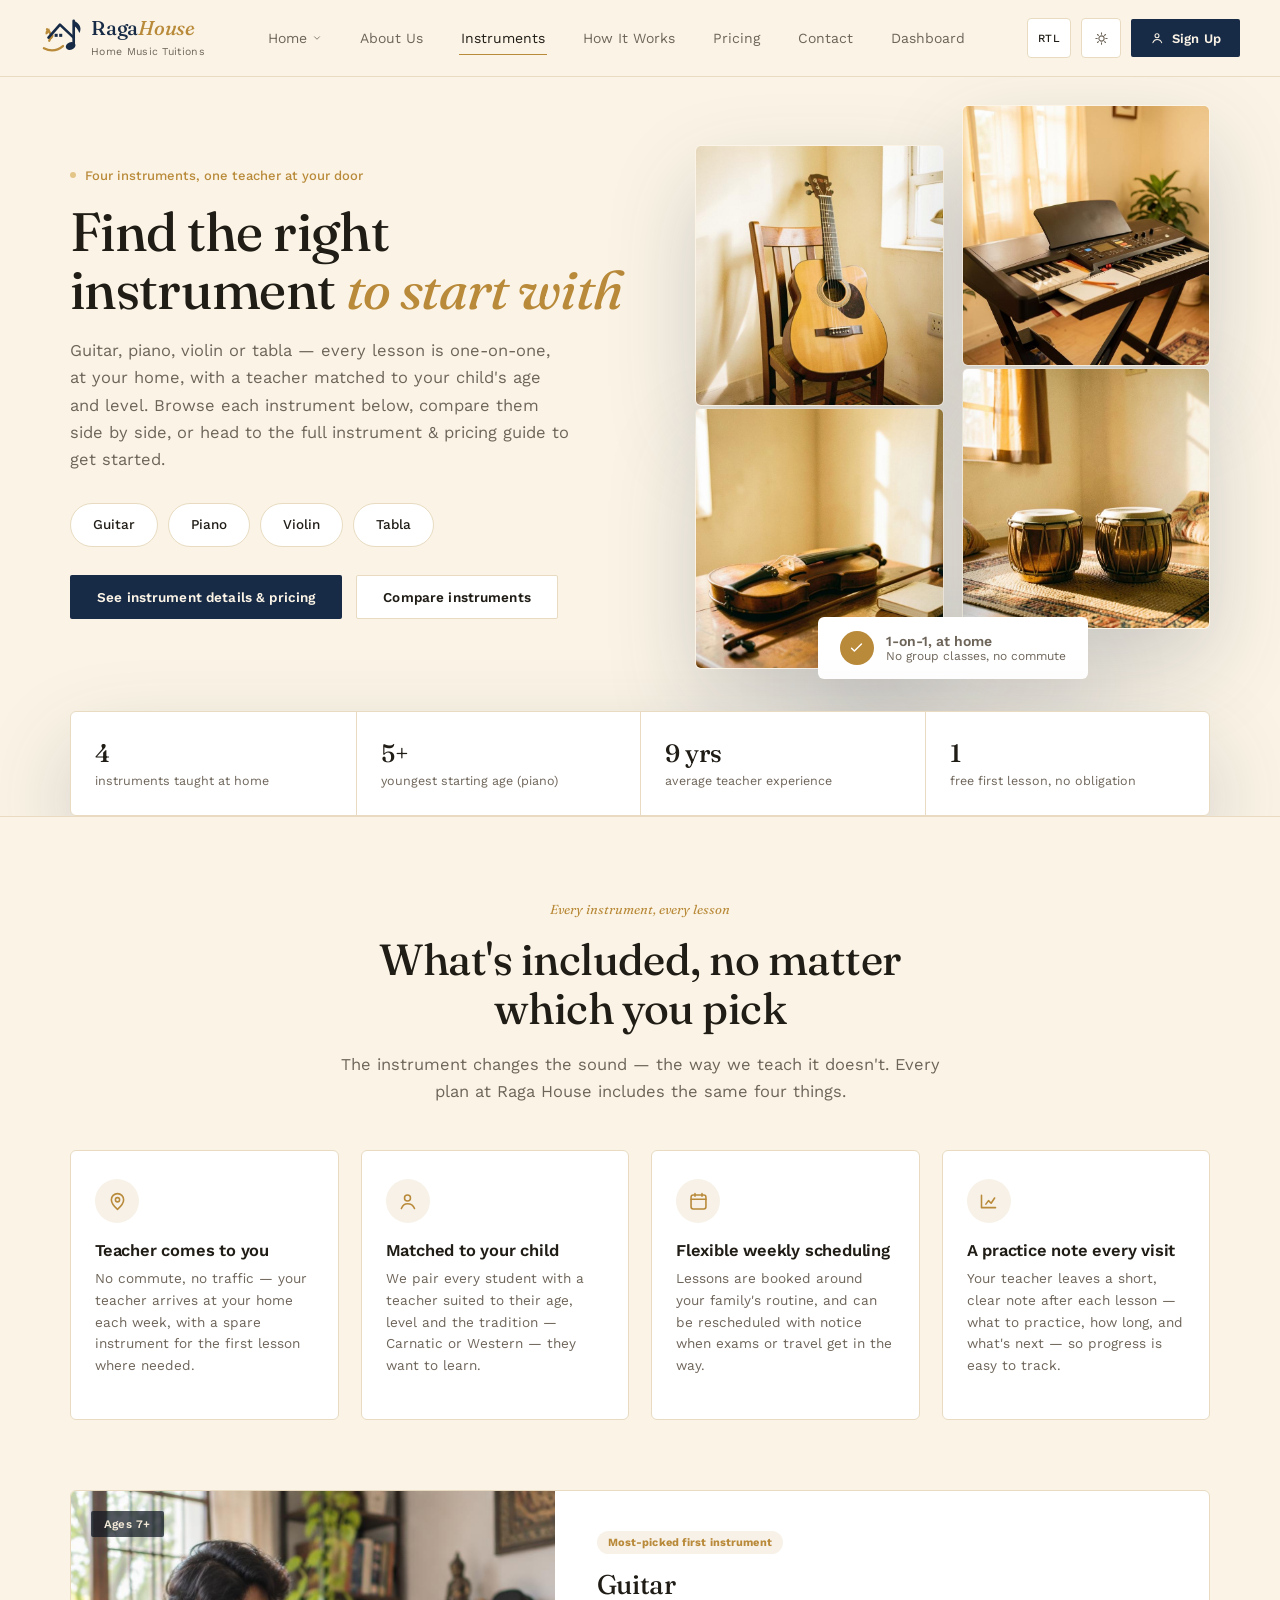
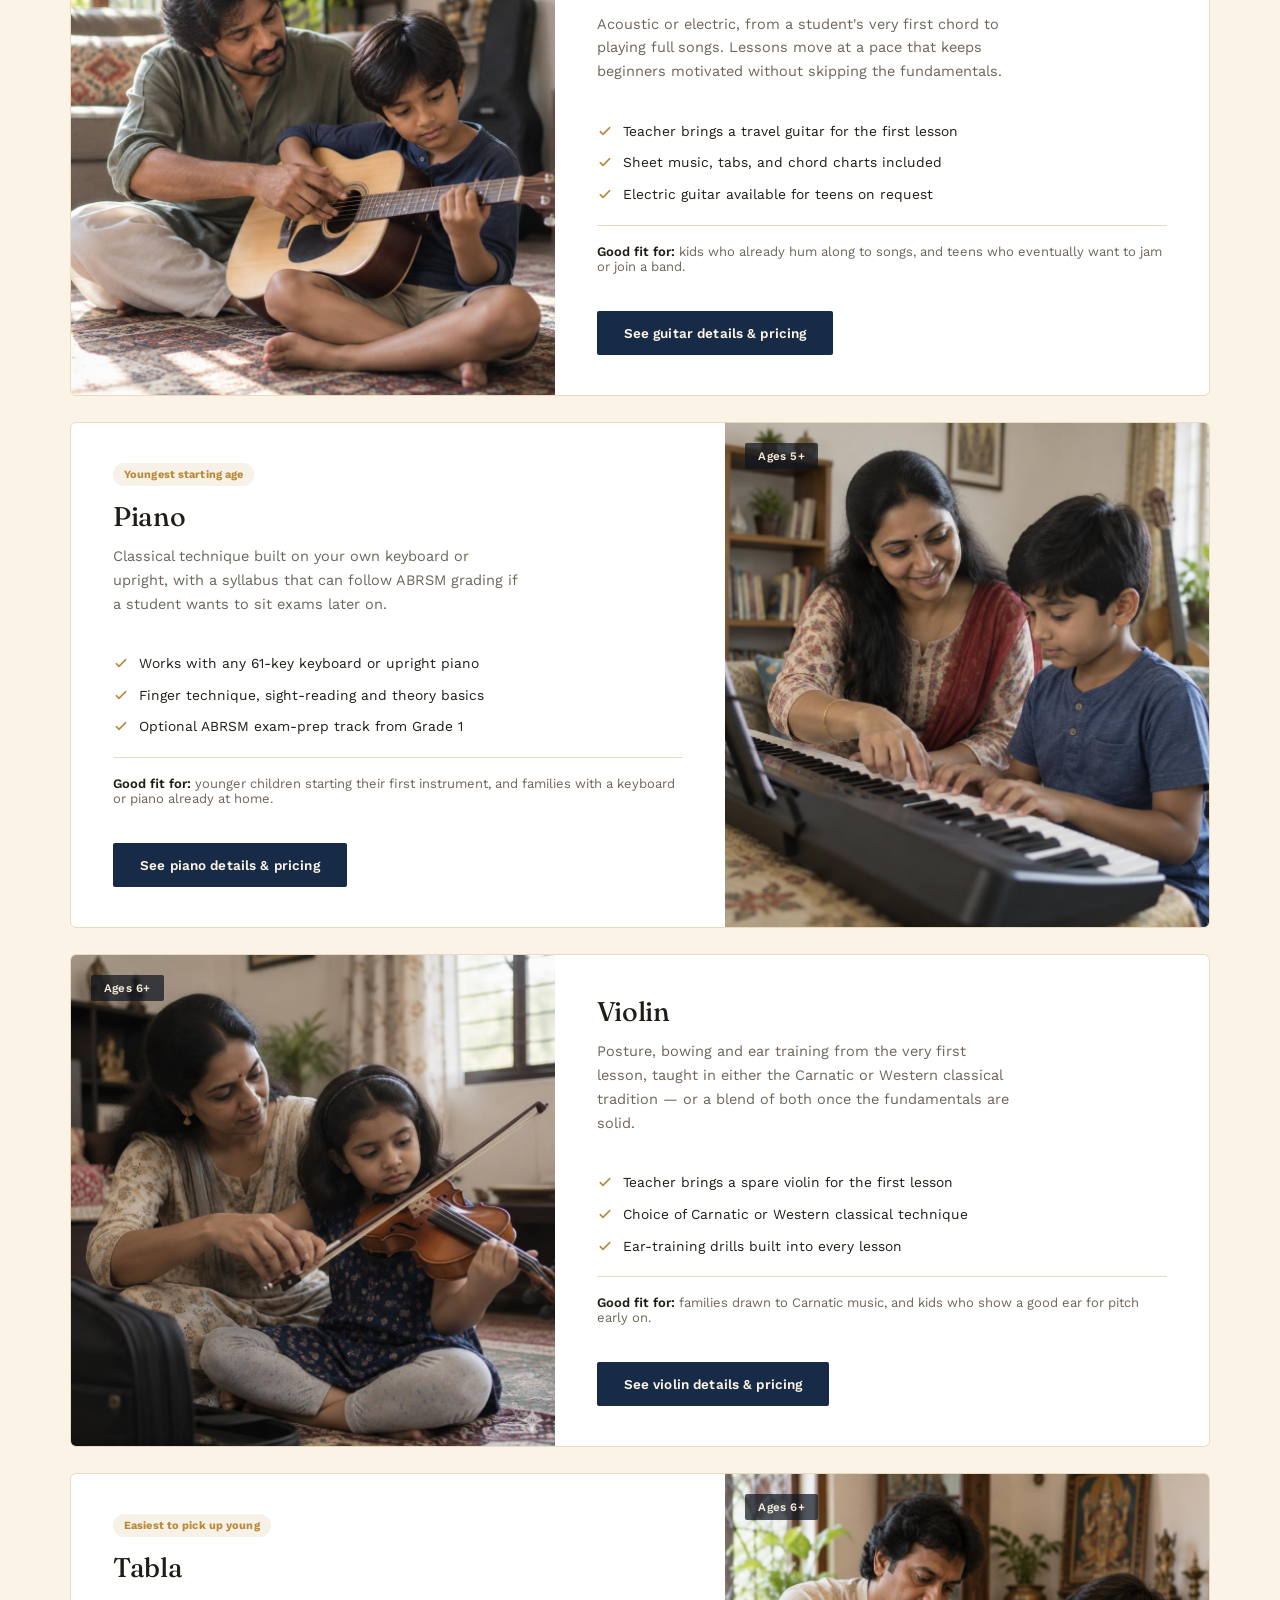
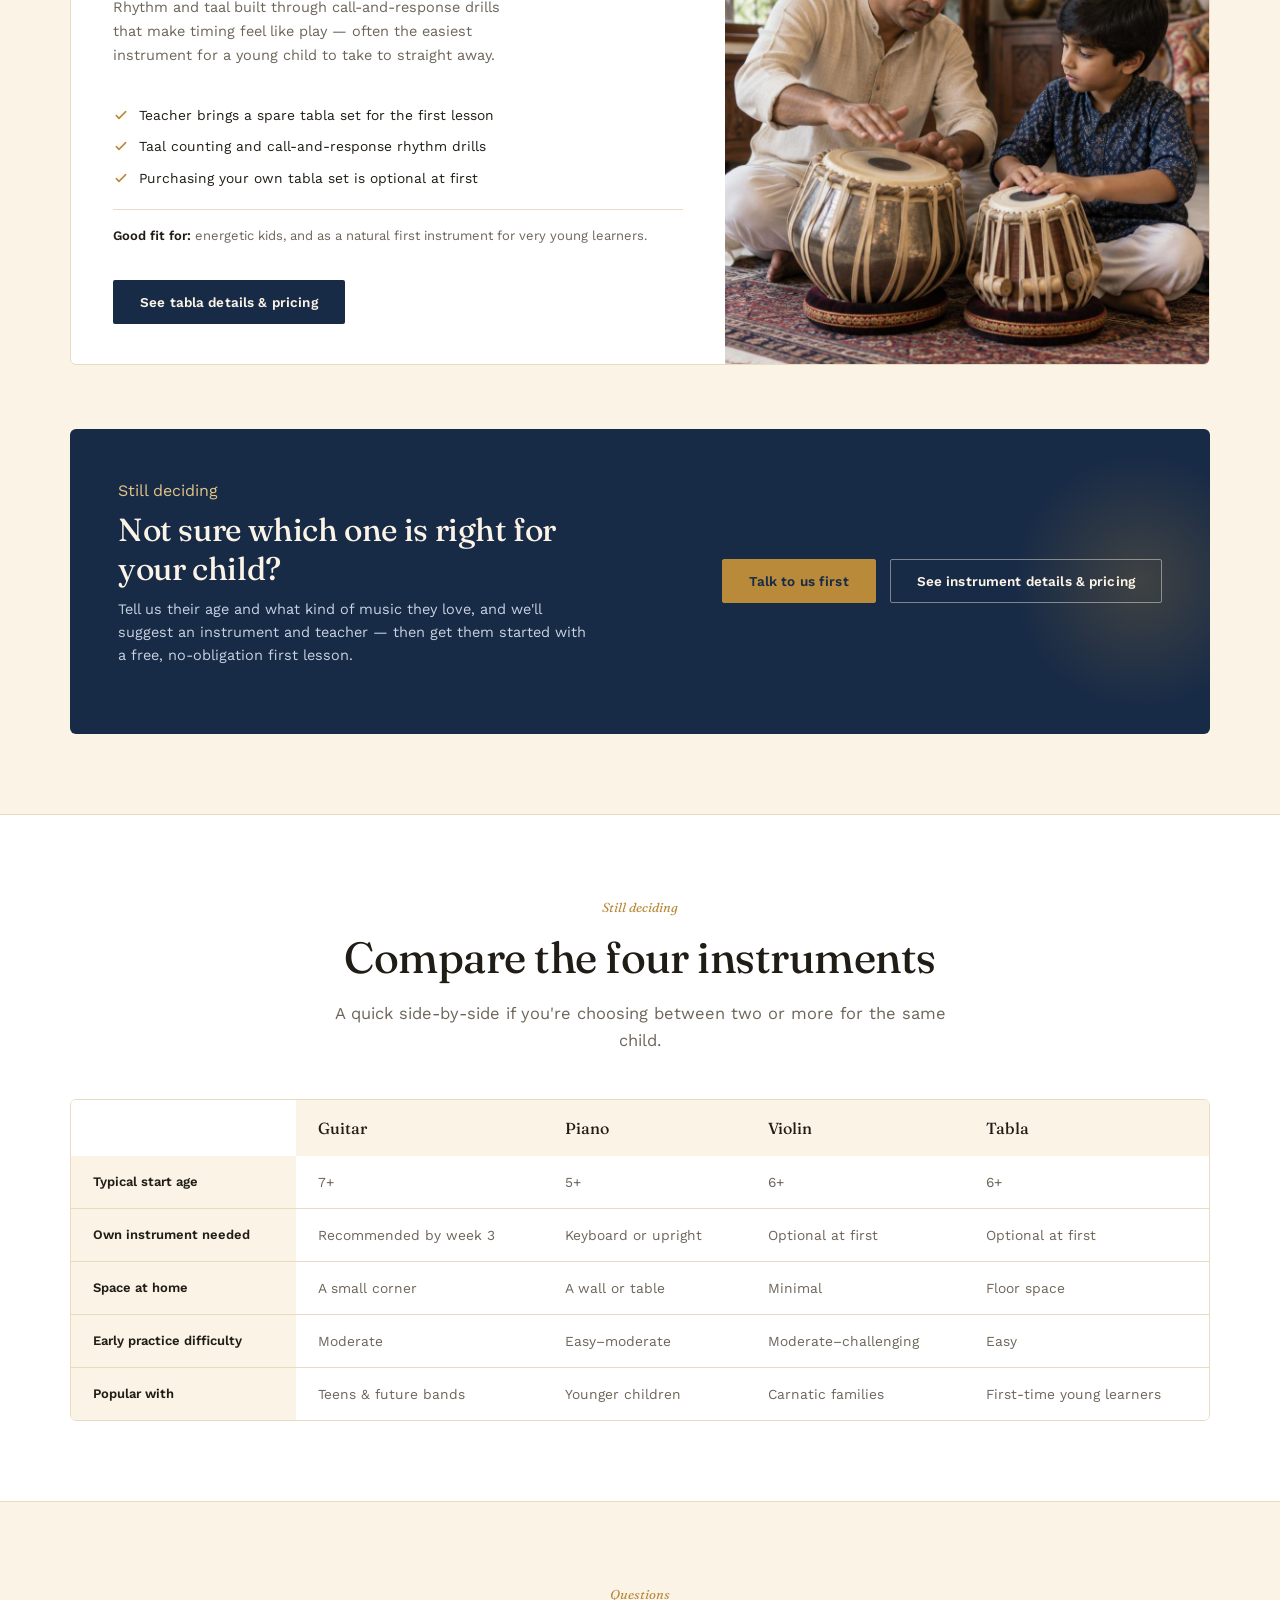
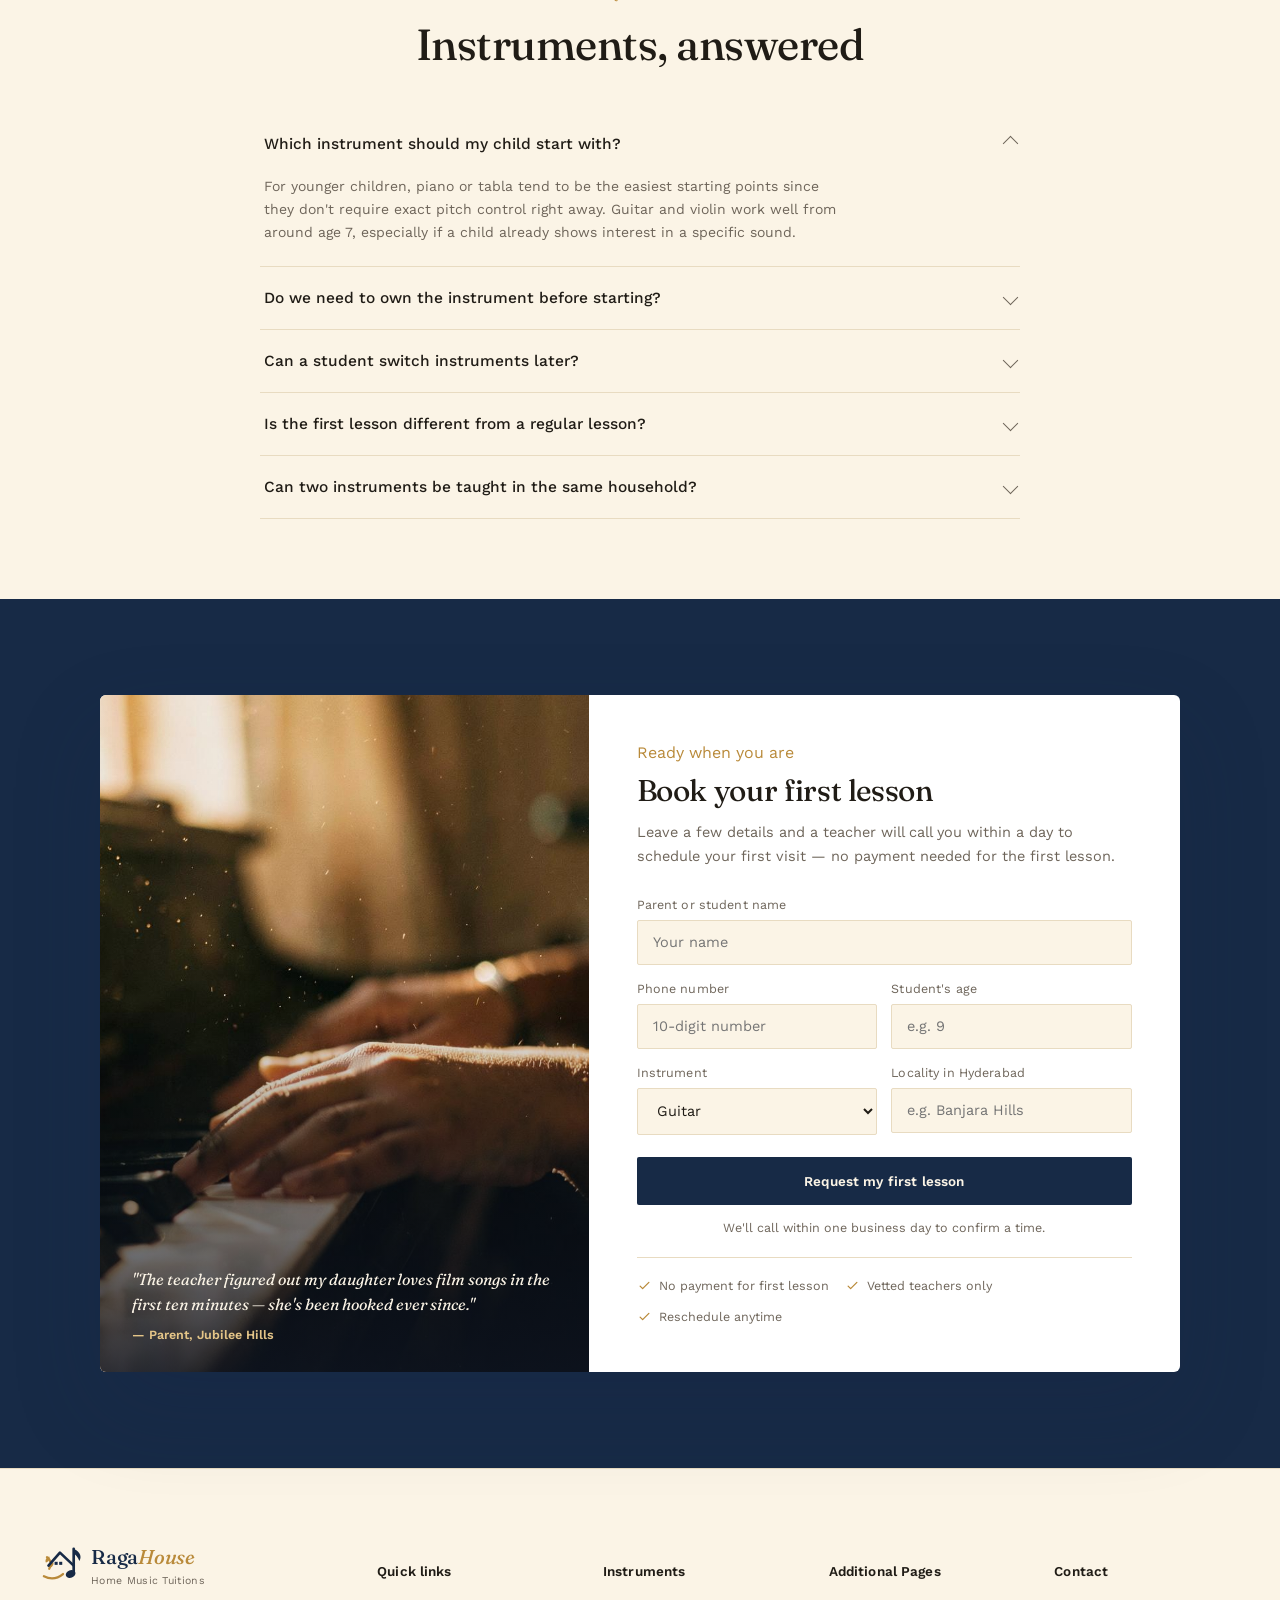
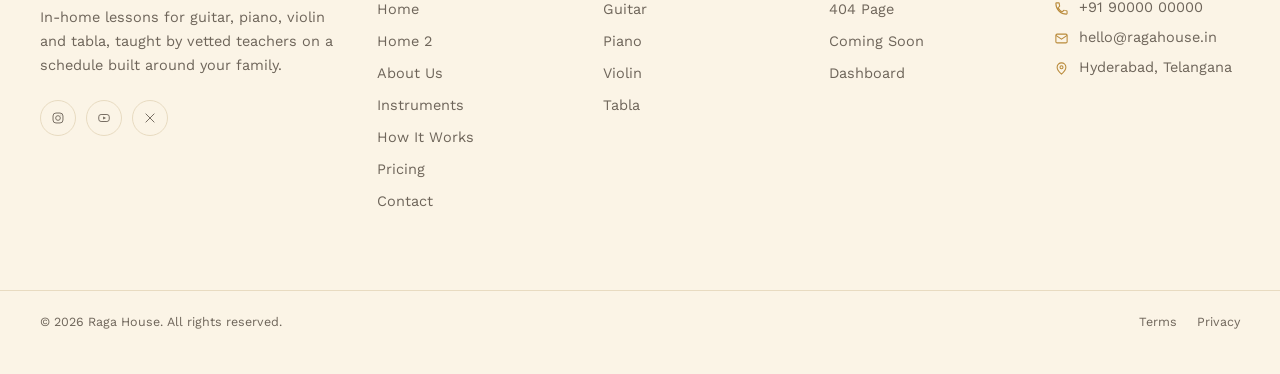
<file: instruments/instruments.html>
<!DOCTYPE html>
<html lang="en" dir="ltr" data-theme="light">
<head>
<meta charset="UTF-8">
<meta name="viewport" content="width=device-width, initial-scale=1.0">
<title>Instruments — Raga House</title>
<meta name="description" content="Guitar, piano, violin and tabla lessons at home in Hyderabad — compare instruments and find the right first pick for your child.">
<link rel="preconnect" href="https://fonts.googleapis.com">
<link rel="preconnect" href="https://fonts.gstatic.com" crossorigin>
<link href="https://fonts.googleapis.com/css2?family=Fraunces:ital,opsz,wght@0,9..144,400;0,9..144,460;0,9..144,500;0,9..144,600;1,9..144,400;1,9..144,500&family=Work+Sans:wght@400;500;600;700&display=swap" rel="stylesheet">
<link rel="stylesheet" href="instruments.css">
<link rel="icon" href="data:image/svg+xml,%3Csvg xmlns='http://www.w3.org/2000/svg' viewBox='0 0 120 110'%3E%3Cpath d='M10 82c20 10 38 4 50-6' stroke='%23B98A3A' stroke-width='6' fill='none' stroke-linecap='round'/%3E%3Cpath d='M24 62c7-11 4-22-6-30' stroke='%23B98A3A' stroke-width='6' fill='none' stroke-linecap='round'/%3E%3Cpath d='M15 46c7-2 12-9 9-16-7 2-12 9-9 16z' fill='%23B98A3A'/%3E%3Cpath d='M24 60c7-1 12-7 11-14-7 1-12 7-11 14z' fill='%23B98A3A'/%3E%3Cpath d='M22 54 L52 20 L52 20' stroke='%23172A46' stroke-width='7' fill='none' stroke-linecap='round' stroke-linejoin='round'/%3E%3Cpath d='M52 20 L88 54' stroke='%23172A46' stroke-width='7' fill='none' stroke-linecap='round' stroke-linejoin='round'/%3E%3Cpath d='M88 10 V70' stroke='%23172A46' stroke-width='7' stroke-linecap='round'/%3E%3Cpath d='M88 10c16 7 22 19 15 32-4-11-11-18-15-20z' fill='%23172A46'/%3E%3Cellipse cx='80' cy='76' rx='13' ry='10' fill='%23172A46' transform='rotate(-20 80 76)'/%3E%3Crect x='38' y='44' width='8' height='8' fill='%23172A46'/%3E%3Crect x='50' y='44' width='8' height='8' fill='%23172A46'/%3E%3C/svg%3E">
</head>
<body>

<header class="site">
  <div class="wrap nav-row">
    <a href="../home/index.html" class="brand">
      <span class="brand-mark" aria-hidden="true">
        <svg viewBox="0 0 120 110" fill="none">
          <path d="M10 82c20 10 38 4 50-6" stroke="var(--logo-gold)" stroke-width="6" fill="none" stroke-linecap="round"/>
          <path d="M24 62c7-11 4-22-6-30" stroke="var(--logo-gold)" stroke-width="6" fill="none" stroke-linecap="round"/>
          <path d="M15 46c7-2 12-9 9-16-7 2-12 9-9 16z" fill="var(--logo-gold)"/>
          <path d="M24 60c7-1 12-7 11-14-7 1-12 7-11 14z" fill="var(--logo-gold)"/>
          <path d="M22 54 L52 20 L88 54" stroke="var(--logo-ink)" stroke-width="7" fill="none" stroke-linecap="round" stroke-linejoin="round"/>
          <path d="M88 10 V70" stroke="var(--logo-ink)" stroke-width="7" stroke-linecap="round"/>
          <path d="M88 10c16 7 22 19 15 32-4-11-11-18-15-20z" fill="var(--logo-ink)"/>
          <ellipse cx="80" cy="76" rx="13" ry="10" fill="var(--logo-ink)" transform="rotate(-20 80 76)"/>
          <rect x="38" y="44" width="8" height="8" fill="var(--logo-ink)"/>
          <rect x="50" y="44" width="8" height="8" fill="var(--logo-ink)"/>
        </svg>
      </span>
      <span class="brand-text">
        <span class="logo-word">Raga<em>House</em></span><br>
        <span class="brand-sub">Home Music Tuitions</span>
      </span>
    </a>

    <nav class="primary">
      <div class="nav-item">
        <a href="../home/index.html">Home
          <svg class="caret" viewBox="0 0 24 24" fill="none" stroke="currentColor" stroke-width="2"><path d="M6 9l6 6 6-6" stroke-linecap="round" stroke-linejoin="round"/></svg>
        </a>
        <div class="dropdown">
          <a href="../home/index.html">Home 1</a>
          <a href="../home2/home-2.html">Home 2</a>
        </div>
      </div>
      <a href="../about/about.html">About Us</a>
      <a href="../instruments/instruments.html" class="active" aria-current="page">Instruments</a>
      <a href="../how-it-works/how-it-works.html">How It Works</a>
      <a href="../pricing/pricing.html">Pricing</a>
      <a href="../contact/contact.html">Contact</a>
      <a href="../dashboard/dashboard.html">Dashboard</a>
    </nav>

    <div class="nav-actions">
      <button class="btn btn-outline btn-sm" id="dir-toggle" aria-label="Toggle text direction">RTL</button>
      <button class="icon-btn" id="theme-toggle" aria-label="Toggle dark mode">
        <svg class="sun" viewBox="0 0 24 24" fill="none" stroke="currentColor" stroke-width="1.7"><circle cx="12" cy="12" r="4.2"/><path d="M12 3v2.2M12 18.8V21M21 12h-2.2M5.2 12H3M18.4 5.6l-1.5 1.5M7.1 16.9l-1.5 1.5M18.4 18.4l-1.5-1.5M7.1 7.1L5.6 5.6" stroke-linecap="round"/></svg>
        <svg class="moon" viewBox="0 0 24 24" fill="none" stroke="currentColor" stroke-width="1.7"><path d="M20 14.5A8.5 8.5 0 1 1 9.5 4a7 7 0 0 0 10.5 10.5z" stroke-linejoin="round"/></svg>
      </button>
      <a href="../signup/signup.html" class="btn btn-primary btn-sm desktop-only">
        <svg viewBox="0 0 24 24" fill="none" stroke="currentColor" stroke-width="1.8"><circle cx="12" cy="8" r="3.4"/><path d="M5 20c1.4-3.6 4.2-5.4 7-5.4S18.6 16.4 20 20" stroke-linecap="round"/></svg>
        <span class="btn-label">Sign Up</span>
      </a>
      <button class="menu-toggle" id="menu-toggle" aria-label="Open menu">
        <svg viewBox="0 0 24 24" fill="none" stroke="currentColor" stroke-width="1.6"><path d="M3 6h18M3 12h18M3 18h18" stroke-linecap="round"/></svg>
      </button>
    </div>
  </div>

  <div class="mobile-panel" id="mobile-panel">
    <details class="mobile-dropdown">
      <summary>Home</summary>
      <a href="../home/index.html">Home 1</a>
      <a href="../home2/home-2.html">Home 2</a>
    </details>
    <a href="../about/about.html">About Us</a>
    <a href="../instruments/instruments.html">Instruments</a>
    <a href="../how-it-works/how-it-works.html">How It Works</a>
    <a href="../pricing/pricing.html">Pricing</a>
    <a href="../contact/contact.html">Contact</a>
    <a href="../dashboard/dashboard.html">Dashboard</a>
    <a href="../signup/signup.html" class="btn btn-primary btn-sm mobile-signup-btn">
      <svg viewBox="0 0 24 24" fill="none" stroke="currentColor" stroke-width="1.8"><circle cx="12" cy="8" r="3.4"/><path d="M5 20c1.4-3.6 4.2-5.4 7-5.4S18.6 16.4 20 20" stroke-linecap="round"/></svg>
      <span class="btn-label">Sign Up</span>
    </a>
  </div>
</header>


<section class="page-hero">
  <div class="wrap page-hero-grid">
    <div class="page-hero-inner">
      <p class="eyebrow-note"><span class="dot"></span>Four instruments, one teacher at your door</p>
      <h1>Find the right instrument <em>to start with</em></h1>
      <p class="lead">Guitar, piano, violin or tabla — every lesson is one-on-one, at your home, with a teacher matched to your child's age and level. Browse each instrument below, compare them side by side, or head to the full instrument &amp; pricing guide to get started.</p>
      <div class="hero-chips">
        <a href="#guitar" class="hero-chip">Guitar</a>
        <a href="#piano" class="hero-chip">Piano</a>
        <a href="#violin" class="hero-chip">Violin</a>
        <a href="#tabla" class="hero-chip">Tabla</a>
      </div>
      <div class="hero-ctas">
        <a href="instrument-detail.html" class="btn btn-primary">See instrument details &amp; pricing</a>
        <a href="#compare" class="btn btn-outline">Compare instruments</a>
      </div>
    </div>

    <div class="hero-photo-grid">
      <a href="#guitar" class="hero-photo hero-photo-1"><img src="images/raga-guitar.jpg" alt="Child learning guitar at home"></a>
      <a href="#piano" class="hero-photo hero-photo-2"><img src="images/raga-piano.jpg" alt="Piano lesson at home"></a>
      <a href="#violin" class="hero-photo hero-photo-3"><img src="images/raga-violin.jpg" alt="Violin lesson at home"></a>
      <a href="#tabla" class="hero-photo hero-photo-4"><img src="images/raga-tabla.jpg" alt="Tabla lesson at home"></a>
      <div class="hero-photo-badge">
        <span class="badge-dot">
          <svg viewBox="0 0 24 24" fill="none" stroke="currentColor" stroke-width="2"><path d="M5 13l4 4L19 7" stroke-linecap="round" stroke-linejoin="round"/></svg>
        </span>
        <span>
          <strong>1-on-1, at home</strong>
          <span>No group classes, no commute</span>
        </span>
      </div>
    </div>
  </div>

  <div class="page-hero-stats-wrap wrap">
    <div class="page-hero-stats">
      <div class="stat"><div class="num">4</div><div class="lbl">instruments taught at home</div></div>
      <div class="stat"><div class="num">5+</div><div class="lbl">youngest starting age (piano)</div></div>
      <div class="stat"><div class="num">9 yrs</div><div class="lbl">average teacher experience</div></div>
      <div class="stat"><div class="num">1</div><div class="lbl">free first lesson, no obligation</div></div>
    </div>
  </div>
</section>


<section class="section" style="padding-bottom:0;">
  <div class="wrap">
    <div class="section-head center">
      <span class="eyebrow">Every instrument, every lesson</span>
      <h2>What's included, no matter which you pick</h2>
      <p>The instrument changes the sound — the way we teach it doesn't. Every plan at Raga House includes the same four things.</p>
    </div>
    <div class="included-grid">
      <div class="included-card">
        <span class="included-icon">
          <svg viewBox="0 0 24 24" fill="none" stroke="currentColor" stroke-width="1.8"><path d="M12 21s-7-6.1-7-11a7 7 0 0114 0c0 4.9-7 11-7 11z" stroke-linecap="round" stroke-linejoin="round"/><circle cx="12" cy="10" r="2.4"/></svg>
        </span>
        <h3>Teacher comes to you</h3>
        <p>No commute, no traffic — your teacher arrives at your home each week, with a spare instrument for the first lesson where needed.</p>
      </div>
      <div class="included-card">
        <span class="included-icon">
          <svg viewBox="0 0 24 24" fill="none" stroke="currentColor" stroke-width="1.8"><circle cx="12" cy="8" r="3.4"/><path d="M5 20c1.4-3.6 4.2-5.4 7-5.4S18.6 16.4 20 20" stroke-linecap="round"/></svg>
        </span>
        <h3>Matched to your child</h3>
        <p>We pair every student with a teacher suited to their age, level and the tradition — Carnatic or Western — they want to learn.</p>
      </div>
      <div class="included-card">
        <span class="included-icon">
          <svg viewBox="0 0 24 24" fill="none" stroke="currentColor" stroke-width="1.8"><rect x="3.5" y="4.5" width="17" height="16" rx="2.5"/><path d="M3.5 9.5h17M8 3v3M16 3v3" stroke-linecap="round"/></svg>
        </span>
        <h3>Flexible weekly scheduling</h3>
        <p>Lessons are booked around your family's routine, and can be rescheduled with notice when exams or travel get in the way.</p>
      </div>
      <div class="included-card">
        <span class="included-icon">
          <svg viewBox="0 0 24 24" fill="none" stroke="currentColor" stroke-width="1.8"><path d="M4 19V5M4 19h16M9 15l3-4 3 3 4-6" stroke-linecap="round" stroke-linejoin="round"/></svg>
        </span>
        <h3>A practice note every visit</h3>
        <p>Your teacher leaves a short, clear note after each lesson — what to practice, how long, and what's next — so progress is easy to track.</p>
      </div>
    </div>
  </div>
</section>


<section class="section" style="padding-top:70px;">
  <div class="wrap">
    <div class="inst-detail-grid">

      
      <div class="inst-detail" id="guitar">
        <div class="inst-detail-photo">
          <img src="images/tutor-guitar.jpg" alt="Acoustic guitar lesson at home">
          <span class="inst-tag">Ages 7+</span>
        </div>
        <div class="inst-detail-body">
          <span class="popular-tag">Most-picked first instrument</span>
          <h3>Guitar</h3>
          <p class="inst-detail-desc">Acoustic or electric, from a student's very first chord to playing full songs. Lessons move at a pace that keeps beginners motivated without skipping the fundamentals.</p>
          <ul class="inst-detail-list">
            <li><svg viewBox="0 0 24 24" fill="none" stroke="currentColor" stroke-width="2.4"><path d="M5 13l4 4L19 7" stroke-linecap="round" stroke-linejoin="round"/></svg>Teacher brings a travel guitar for the first lesson</li>
            <li><svg viewBox="0 0 24 24" fill="none" stroke="currentColor" stroke-width="2.4"><path d="M5 13l4 4L19 7" stroke-linecap="round" stroke-linejoin="round"/></svg>Sheet music, tabs, and chord charts included</li>
            <li><svg viewBox="0 0 24 24" fill="none" stroke="currentColor" stroke-width="2.4"><path d="M5 13l4 4L19 7" stroke-linecap="round" stroke-linejoin="round"/></svg>Electric guitar available for teens on request</li>
          </ul>
          <p class="inst-detail-fit"><strong>Good fit for:</strong> kids who already hum along to songs, and teens who eventually want to jam or join a band.</p>
          <a href="instrument-detail.html#guitar" class="btn btn-primary">See guitar details &amp; pricing</a>
        </div>
      </div>

      
      <div class="inst-detail reverse" id="piano">
        <div class="inst-detail-photo">
          <img src="images/tutor-piano.jpg" alt="Piano keys during a home lesson">
          <span class="inst-tag">Ages 5+</span>
        </div>
        <div class="inst-detail-body">
          <span class="popular-tag">Youngest starting age</span>
          <h3>Piano</h3>
          <p class="inst-detail-desc">Classical technique built on your own keyboard or upright, with a syllabus that can follow ABRSM grading if a student wants to sit exams later on.</p>
          <ul class="inst-detail-list">
            <li><svg viewBox="0 0 24 24" fill="none" stroke="currentColor" stroke-width="2.4"><path d="M5 13l4 4L19 7" stroke-linecap="round" stroke-linejoin="round"/></svg>Works with any 61-key keyboard or upright piano</li>
            <li><svg viewBox="0 0 24 24" fill="none" stroke="currentColor" stroke-width="2.4"><path d="M5 13l4 4L19 7" stroke-linecap="round" stroke-linejoin="round"/></svg>Finger technique, sight-reading and theory basics</li>
            <li><svg viewBox="0 0 24 24" fill="none" stroke="currentColor" stroke-width="2.4"><path d="M5 13l4 4L19 7" stroke-linecap="round" stroke-linejoin="round"/></svg>Optional ABRSM exam-prep track from Grade 1</li>
          </ul>
          <p class="inst-detail-fit"><strong>Good fit for:</strong> younger children starting their first instrument, and families with a keyboard or piano already at home.</p>
          <a href="instrument-detail.html#piano" class="btn btn-primary">See piano details &amp; pricing</a>
        </div>
      </div>

      
      <div class="inst-detail" id="violin">
        <div class="inst-detail-photo">
          <img src="images/tutor-violin.jpg" alt="Violin and bow, home lesson setup">
          <span class="inst-tag">Ages 6+</span>
        </div>
        <div class="inst-detail-body">
          <h3>Violin</h3>
          <p class="inst-detail-desc">Posture, bowing and ear training from the very first lesson, taught in either the Carnatic or Western classical tradition — or a blend of both once the fundamentals are solid.</p>
          <ul class="inst-detail-list">
            <li><svg viewBox="0 0 24 24" fill="none" stroke="currentColor" stroke-width="2.4"><path d="M5 13l4 4L19 7" stroke-linecap="round" stroke-linejoin="round"/></svg>Teacher brings a spare violin for the first lesson</li>
            <li><svg viewBox="0 0 24 24" fill="none" stroke="currentColor" stroke-width="2.4"><path d="M5 13l4 4L19 7" stroke-linecap="round" stroke-linejoin="round"/></svg>Choice of Carnatic or Western classical technique</li>
            <li><svg viewBox="0 0 24 24" fill="none" stroke="currentColor" stroke-width="2.4"><path d="M5 13l4 4L19 7" stroke-linecap="round" stroke-linejoin="round"/></svg>Ear-training drills built into every lesson</li>
          </ul>
          <p class="inst-detail-fit"><strong>Good fit for:</strong> families drawn to Carnatic music, and kids who show a good ear for pitch early on.</p>
          <a href="instrument-detail.html#violin" class="btn btn-primary">See violin details &amp; pricing</a>
        </div>
      </div>

      
      <div class="inst-detail reverse" id="tabla">
        <div class="inst-detail-photo">
          <img src="images/tutor-tabla.jpg" alt="Tabla drums, home lesson setup">
          <span class="inst-tag">Ages 6+</span>
        </div>
        <div class="inst-detail-body">
          <span class="popular-tag">Easiest to pick up young</span>
          <h3>Tabla</h3>
          <p class="inst-detail-desc">Rhythm and taal built through call-and-response drills that make timing feel like play — often the easiest instrument for a young child to take to straight away.</p>
          <ul class="inst-detail-list">
            <li><svg viewBox="0 0 24 24" fill="none" stroke="currentColor" stroke-width="2.4"><path d="M5 13l4 4L19 7" stroke-linecap="round" stroke-linejoin="round"/></svg>Teacher brings a spare tabla set for the first lesson</li>
            <li><svg viewBox="0 0 24 24" fill="none" stroke="currentColor" stroke-width="2.4"><path d="M5 13l4 4L19 7" stroke-linecap="round" stroke-linejoin="round"/></svg>Taal counting and call-and-response rhythm drills</li>
            <li><svg viewBox="0 0 24 24" fill="none" stroke="currentColor" stroke-width="2.4"><path d="M5 13l4 4L19 7" stroke-linecap="round" stroke-linejoin="round"/></svg>Purchasing your own tabla set is optional at first</li>
          </ul>
          <p class="inst-detail-fit"><strong>Good fit for:</strong> energetic kids, and as a natural first instrument for very young learners.</p>
          <a href="instrument-detail.html#tabla" class="btn btn-primary">See tabla details &amp; pricing</a>
        </div>
      </div>

    </div>

    
    <div class="cta-banner" style="margin-top:64px;">
      <div class="cta-banner-copy">
        <span class="eyebrow">Still deciding</span>
        <h2>Not sure which one is right for your child?</h2>
        <p>Tell us their age and what kind of music they love, and we'll suggest an instrument and teacher — then get them started with a free, no-obligation first lesson.</p>
      </div>
      <div class="cta-banner-actions">
        <a href="../contact/contact.html" class="btn btn-primary">Talk to us first</a>
        <a href="instrument-detail.html" class="btn btn-ghost">See instrument details &amp; pricing</a>
      </div>
    </div>
  </div>
</section>


<section class="section" id="compare" style="background:var(--surface); border-top:1px solid var(--border); border-bottom:1px solid var(--border);">
  <div class="wrap">
    <div class="section-head center">
      <span class="eyebrow">Still deciding</span>
      <h2>Compare the four instruments</h2>
      <p>A quick side-by-side if you're choosing between two or more for the same child.</p>
    </div>
    <div class="compare-table-wrap">
      <table class="compare-table">
        <thead>
          <tr>
            <th scope="col"></th>
            <th scope="col">Guitar</th>
            <th scope="col">Piano</th>
            <th scope="col">Violin</th>
            <th scope="col">Tabla</th>
          </tr>
        </thead>
        <tbody>
          <tr>
            <th scope="row">Typical start age</th>
            <td>7+</td>
            <td>5+</td>
            <td>6+</td>
            <td>6+</td>
          </tr>
          <tr>
            <th scope="row">Own instrument needed</th>
            <td>Recommended by week 3</td>
            <td>Keyboard or upright</td>
            <td>Optional at first</td>
            <td>Optional at first</td>
          </tr>
          <tr>
            <th scope="row">Space at home</th>
            <td>A small corner</td>
            <td>A wall or table</td>
            <td>Minimal</td>
            <td>Floor space</td>
          </tr>
          <tr>
            <th scope="row">Early practice difficulty</th>
            <td>Moderate</td>
            <td>Easy–moderate</td>
            <td>Moderate–challenging</td>
            <td>Easy</td>
          </tr>
          <tr>
            <th scope="row">Popular with</th>
            <td>Teens &amp; future bands</td>
            <td>Younger children</td>
            <td>Carnatic families</td>
            <td>First-time young learners</td>
          </tr>
        </tbody>
      </table>
    </div>
  </div>
</section>


<section class="section">
  <div class="wrap">
    <div class="section-head center">
      <span class="eyebrow">Questions</span>
      <h2>Instruments, answered</h2>
    </div>
    <div class="faq-list">
      <details class="faq-item" open>
        <summary>Which instrument should my child start with?</summary>
        <p>For younger children, piano or tabla tend to be the easiest starting points since they don't require exact pitch control right away. Guitar and violin work well from around age 7, especially if a child already shows interest in a specific sound.</p>
      </details>
      <details class="faq-item">
        <summary>Do we need to own the instrument before starting?</summary>
        <p>No — for the first lesson, your teacher brings a spare instrument (guitar, violin or tabla). For piano, you'll need access to a keyboard or upright at home. We'll recommend when and what to buy once your child has settled in.</p>
      </details>
      <details class="faq-item">
        <summary>Can a student switch instruments later?</summary>
        <p>Yes, anytime. Many students try one instrument for a term and switch — your plan carries over, and we simply match you with a teacher for the new instrument.</p>
      </details>
      <details class="faq-item">
        <summary>Is the first lesson different from a regular lesson?</summary>
        <p>Not really — it's a genuine first lesson, not a sales demo. The teacher assesses your child's starting point and gets them playing something within the hour.</p>
      </details>
      <details class="faq-item">
        <summary>Can two instruments be taught in the same household?</summary>
        <p>Yes. Siblings can each learn a different instrument, or one student can add a second instrument to their plan — see the Pricing page for add-on rates.</p>
      </details>
    </div>
  </div>
</section>


<section class="section trial-section" id="get-started">
  <div class="wrap">
    <div class="trial-card">
      <div class="trial-card-photo">
        <img src="images/raga-trial-cinematic.jpg" alt="Close-up of hands on a piano keyboard">
        <div class="trial-card-quote">
          <p>"The teacher figured out my daughter loves film songs in the first ten minutes — she's been hooked ever since."</p>
          <cite>— Parent, Jubilee Hills</cite>
        </div>
      </div>

      <div class="trial-card-form">
        <span class="eyebrow">Ready when you are</span>
        <h2>Book your first lesson</h2>
        <p>Leave a few details and a teacher will call you within a day to schedule your first visit — no payment needed for the first lesson.</p>

        <form class="trial-form">
          <div class="form-row">
            <label for="name">Parent or student name</label>
            <input id="name" type="text" placeholder="Your name" required>
          </div>
          <div class="form-two">
            <div class="form-row">
              <label for="phone">Phone number</label>
              <input id="phone" type="tel" placeholder="10-digit number" required>
            </div>
            <div class="form-row">
              <label for="age">Student's age</label>
              <input id="age" type="number" min="3" max="99" placeholder="e.g. 9">
            </div>
          </div>
          <div class="form-two">
            <div class="form-row">
              <label for="instrument">Instrument</label>
              <select id="instrument">
                <option>Guitar</option>
                <option>Piano</option>
                <option>Violin</option>
                <option>Tabla</option>
                <option>Not sure yet</option>
              </select>
            </div>
            <div class="form-row">
              <label for="area">Locality in Hyderabad</label>
              <input id="area" type="text" placeholder="e.g. Banjara Hills">
            </div>
          </div>
          <button type="submit" class="btn btn-primary">Request my first lesson</button>
          <p class="form-fine">We'll call within one business day to confirm a time.</p>
        </form>

        <div class="trial-trust">
          <span><svg viewBox="0 0 24 24" fill="none" stroke="currentColor" stroke-width="2"><path d="M5 13l4 4L19 7" stroke-linecap="round" stroke-linejoin="round"/></svg>No payment for first lesson</span>
          <span><svg viewBox="0 0 24 24" fill="none" stroke="currentColor" stroke-width="2"><path d="M5 13l4 4L19 7" stroke-linecap="round" stroke-linejoin="round"/></svg>Vetted teachers only</span>
          <span><svg viewBox="0 0 24 24" fill="none" stroke="currentColor" stroke-width="2"><path d="M5 13l4 4L19 7" stroke-linecap="round" stroke-linejoin="round"/></svg>Reschedule anytime</span>
        </div>
      </div>
    </div>
  </div>
</section>

<footer class="site">
  <div class="wrap footer-grid">
    <div class="footer-brand">
      <a href="../home/index.html" class="brand">
        <span class="brand-mark" aria-hidden="true">
          <svg viewBox="0 0 120 110" fill="none">
            <path d="M10 82c20 10 38 4 50-6" stroke="var(--logo-gold)" stroke-width="6" fill="none" stroke-linecap="round"/>
            <path d="M24 62c7-11 4-22-6-30" stroke="var(--logo-gold)" stroke-width="6" fill="none" stroke-linecap="round"/>
            <path d="M15 46c7-2 12-9 9-16-7 2-12 9-9 16z" fill="var(--logo-gold)"/>
            <path d="M24 60c7-1 12-7 11-14-7 1-12 7-11 14z" fill="var(--logo-gold)"/>
            <path d="M22 54 L52 20 L88 54" stroke="var(--logo-ink)" stroke-width="7" fill="none" stroke-linecap="round" stroke-linejoin="round"/>
            <path d="M88 10 V70" stroke="var(--logo-ink)" stroke-width="7" stroke-linecap="round"/>
            <path d="M88 10c16 7 22 19 15 32-4-11-11-18-15-20z" fill="var(--logo-ink)"/>
            <ellipse cx="80" cy="76" rx="13" ry="10" fill="var(--logo-ink)" transform="rotate(-20 80 76)"/>
            <rect x="38" y="44" width="8" height="8" fill="var(--logo-ink)"/>
            <rect x="50" y="44" width="8" height="8" fill="var(--logo-ink)"/>
          </svg>
        </span>
        <span class="brand-text">
          <span class="logo-word">Raga<em>House</em></span><br>
          <span class="brand-sub">Home Music Tuitions</span>
        </span>
      </a>
      <p class="footer-desc" style="margin-top:18px;">In-home lessons for guitar, piano, violin and tabla, taught by vetted teachers on a schedule built around your family.</p>
      <div class="socials">
        <a href="#" aria-label="Instagram"><svg viewBox="0 0 24 24" fill="none" stroke="currentColor" stroke-width="1.6"><rect x="3.5" y="3.5" width="17" height="17" rx="5"/><circle cx="12" cy="12" r="4"/><circle cx="17" cy="7" r="0.8" fill="currentColor" stroke="none"/></svg></a>
        <a href="#" aria-label="YouTube"><svg viewBox="0 0 24 24" fill="none" stroke="currentColor" stroke-width="1.6"><rect x="3" y="6" width="18" height="12" rx="4"/><path d="M10.5 9.5l5 2.5-5 2.5z" fill="currentColor" stroke="none"/></svg></a>
        <a href="#" aria-label="X"><svg viewBox="0 0 24 24" fill="none" stroke="currentColor" stroke-width="1.6"><path d="M5 5l14 14M19 5L5 19" stroke-linecap="round"/></svg></a>
      </div>
    </div>

    <div class="footer-col">
      <h4>Quick links</h4>
      <ul>
        <li><a href="../home/index.html">Home</a></li>
        <li><a href="../home2/home-2.html">Home 2</a></li>
        <li><a href="../about/about.html">About Us</a></li>
        <li><a href="../instruments/instruments.html">Instruments</a></li>
        <li><a href="../how-it-works/how-it-works.html">How It Works</a></li>
        <li><a href="../pricing/pricing.html">Pricing</a></li>
        <li><a href="../contact/contact.html">Contact</a></li>
      </ul>
    </div>
    <div class="footer-col">
      <h4>Instruments</h4>
      <ul>
        <li><a href="../instruments/instrument-detail.html#guitar">Guitar</a></li>
        <li><a href="../instruments/instrument-detail.html#piano">Piano</a></li>
        <li><a href="../instruments/instrument-detail.html#violin">Violin</a></li>
        <li><a href="../instruments/instrument-detail.html#tabla">Tabla</a></li>
      </ul>
    </div>

    <div class="footer-col">
      <h4>Additional Pages</h4>
      <ul>
        <li><a href="../additional/404.html">404 Page</a></li>
        <li><a href="../additional/coming-soon.html">Coming Soon</a></li>
        <li><a href="../dashboard/dashboard.html">Dashboard</a></li>
      </ul>
    </div>

    <div class="footer-col">
      <h4>Contact</h4>
      <ul>
        <li class="contact-line">
          <svg viewBox="0 0 24 24" fill="none" stroke="currentColor" stroke-width="1.7"><path d="M6.6 10.8c1.4 2.8 3.8 5.2 6.6 6.6l2.2-2.2c.3-.3.7-.4 1-.2 1.1.4 2.3.6 3.5.6.6 0 1 .4 1 1V20c0 .6-.4 1-1 1C10.6 21 3 13.4 3 4c0-.6.4-1 1-1h3.4c.6 0 1 .4 1 1 0 1.2.2 2.4.6 3.5.1.4 0 .8-.2 1z"/></svg>
          +91 90000 00000
        </li>
        <li class="contact-line">
          <svg viewBox="0 0 24 24" fill="none" stroke="currentColor" stroke-width="1.7"><rect x="3" y="5" width="18" height="14" rx="2"/><path d="M3 7l9 6 9-6"/></svg>
          hello@ragahouse.in
        </li>
        <li class="contact-line">
          <svg viewBox="0 0 24 24" fill="none" stroke="currentColor" stroke-width="1.7"><path d="M12 21s-7-6.1-7-11a7 7 0 0114 0c0 4.9-7 11-7 11z"/><circle cx="12" cy="10" r="2.4"/></svg>
          Hyderabad, Telangana
        </li>
      </ul>
    </div>
  </div>

  <div class="wrap footer-bottom">
    <span>© 2026 Raga House. All rights reserved.</span>
    <div class="footer-bottom-links">
      <a href="#">Terms</a>
      <a href="#">Privacy</a>
    </div>
  </div>
</footer>

<script src="../home/script.js"></script>
</body>
</html>
</file>
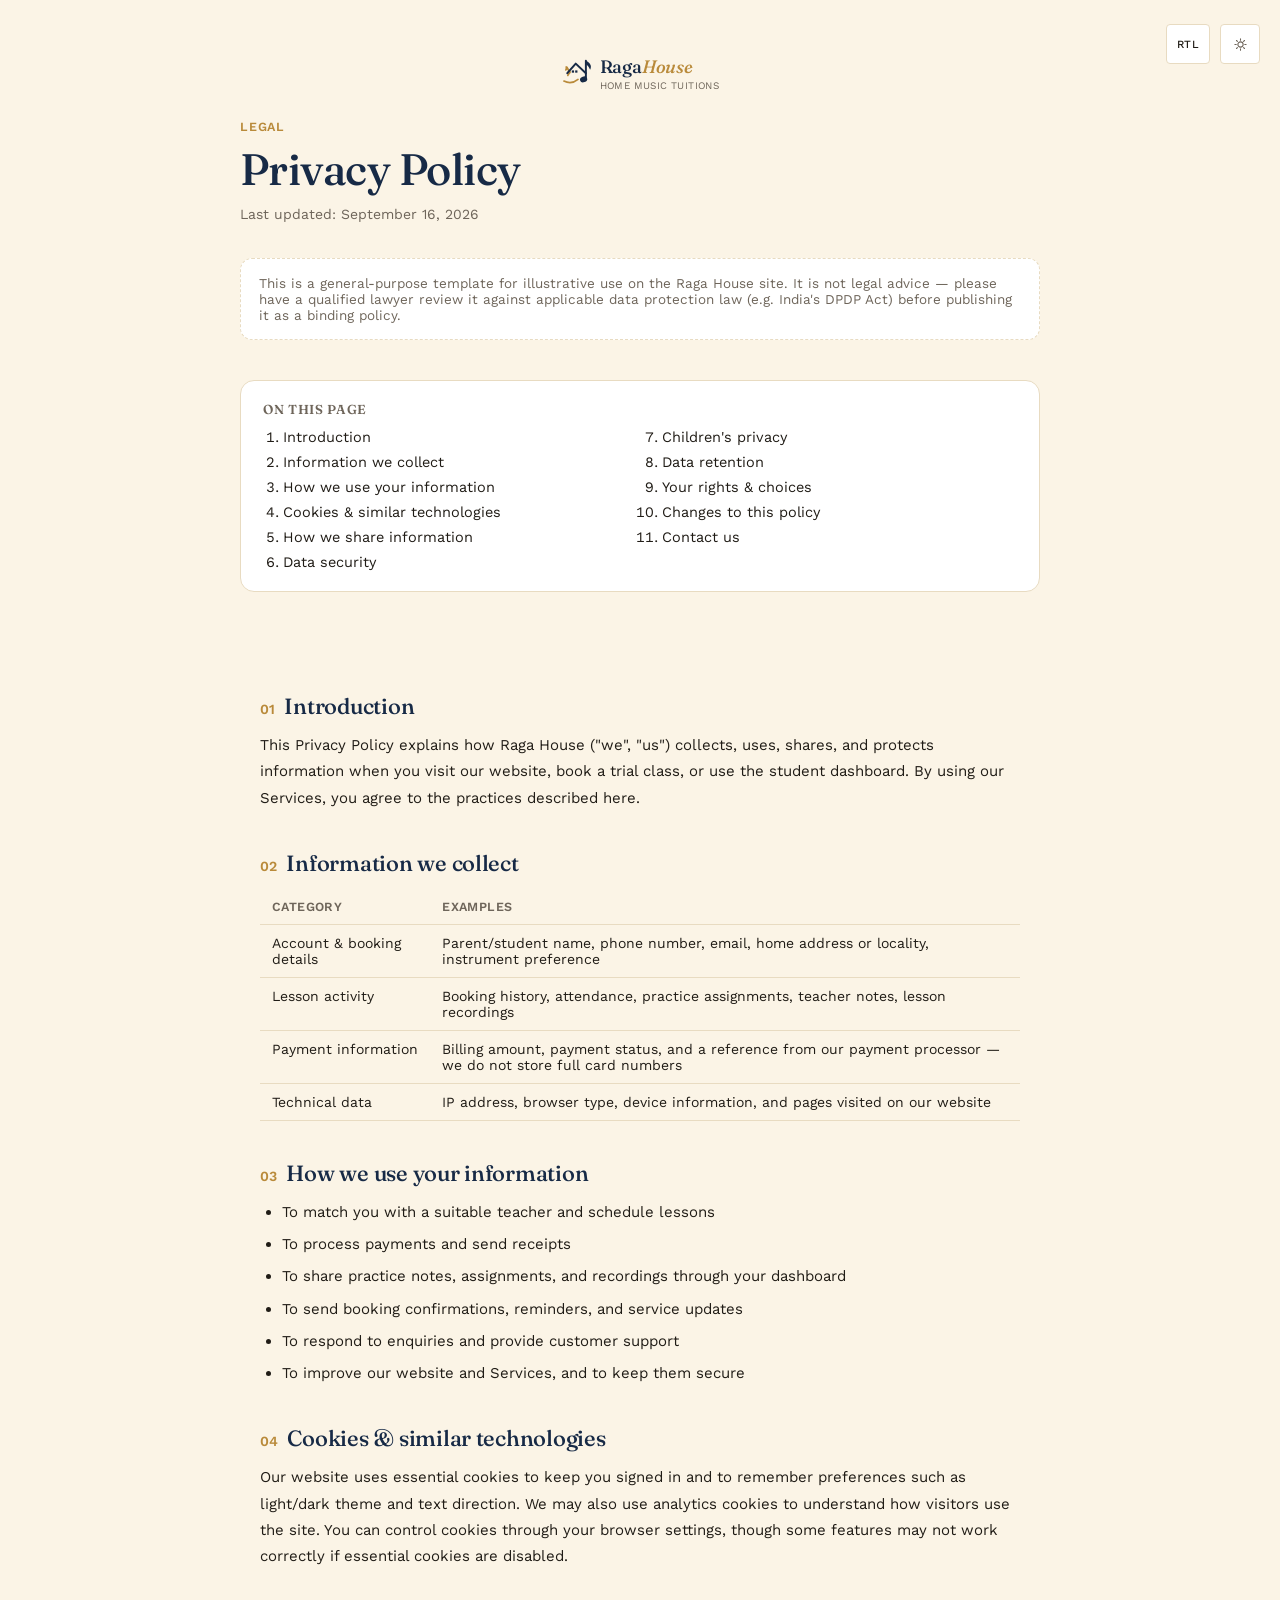
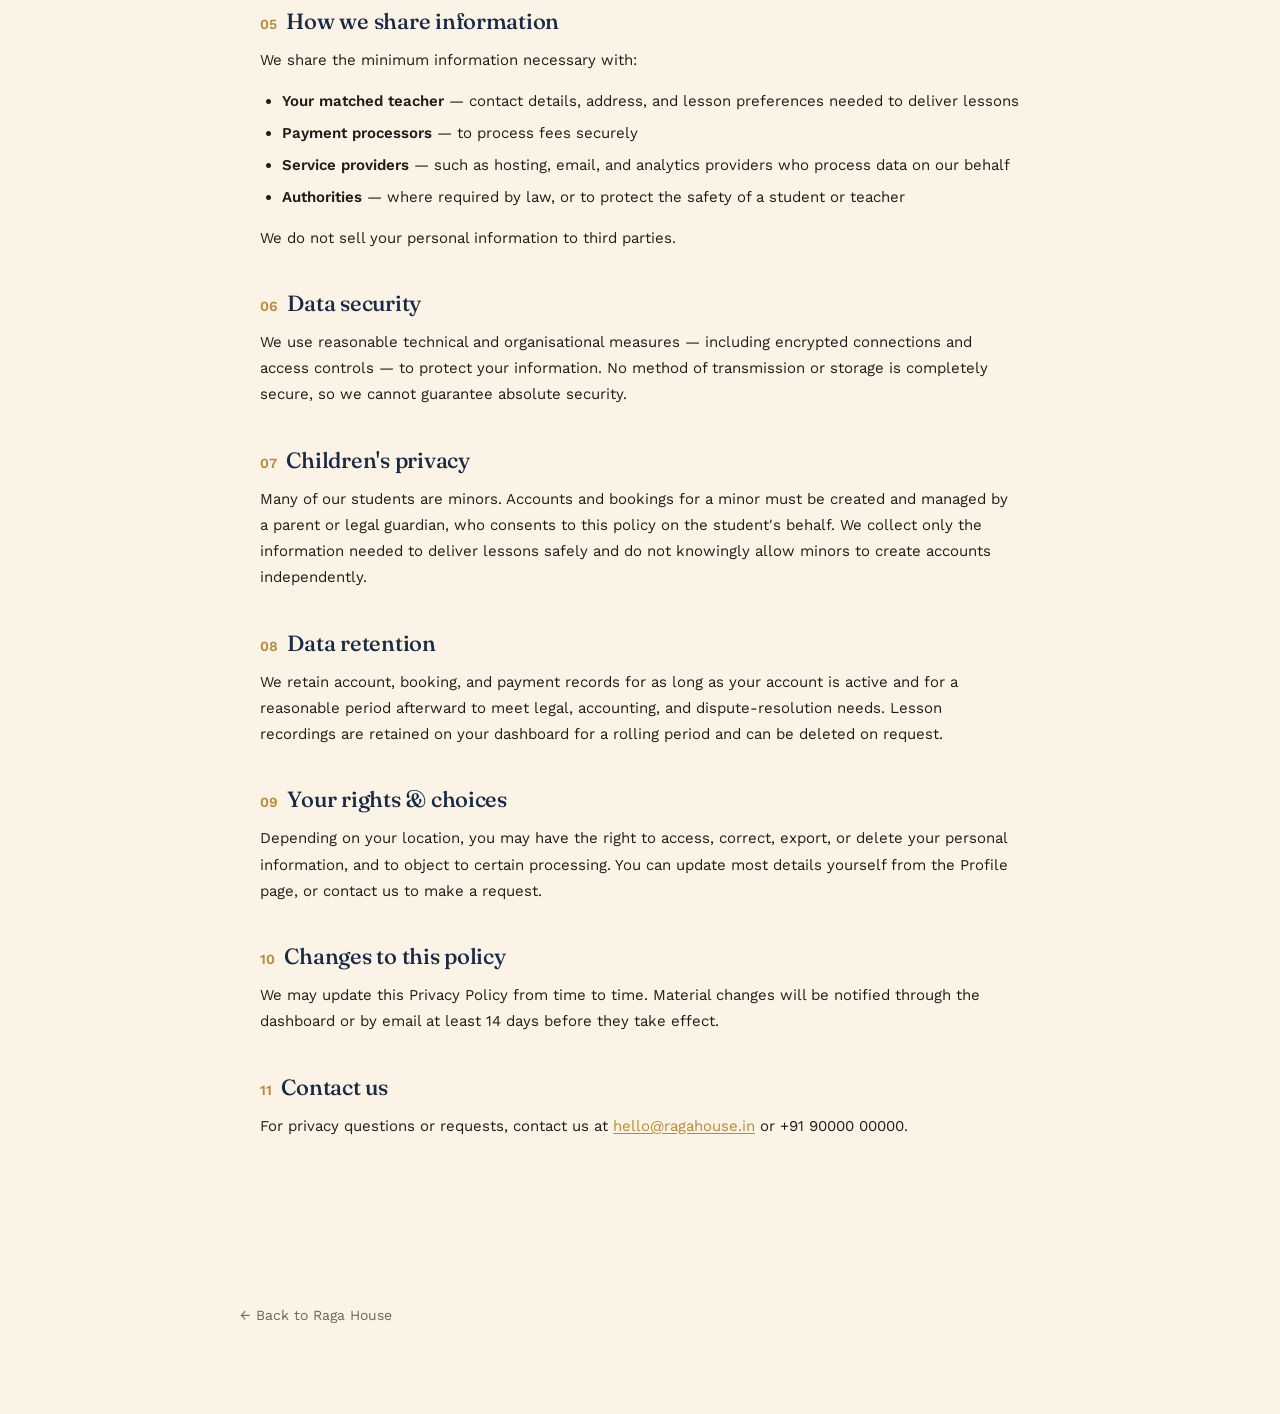
<file: legal/privacy.html>
<!DOCTYPE html>
<html lang="en" dir="ltr" data-theme="light">
<head>
<meta charset="UTF-8">
<meta name="viewport" content="width=device-width, initial-scale=1.0">
<title>Privacy Policy — Raga House</title>
<meta name="description" content="How Raga House collects, uses, and protects your information.">
<link rel="preconnect" href="https://fonts.googleapis.com">
<link rel="preconnect" href="https://fonts.gstatic.com" crossorigin>
<link href="https://fonts.googleapis.com/css2?family=Fraunces:ital,opsz,wght@0,9..144,400;0,9..144,460;0,9..144,500;0,9..144,600;1,9..144,400;1,9..144,500&family=Work+Sans:wght@400;500;600;700&display=swap" rel="stylesheet">
<link rel="stylesheet" href="../home/style.css">
<link rel="icon" href="data:image/svg+xml,%3Csvg xmlns='http://www.w3.org/2000/svg' viewBox='0 0 120 110'%3E%3Cpath d='M10 82c20 10 38 4 50-6' stroke='%23B98A3A' stroke-width='6' fill='none' stroke-linecap='round'/%3E%3Cpath d='M24 62c7-11 4-22-6-30' stroke='%23B98A3A' stroke-width='6' fill='none' stroke-linecap='round'/%3E%3Cpath d='M15 46c7-2 12-9 9-16-7 2-12 9-9 16z' fill='%23B98A3A'/%3E%3Cpath d='M24 60c7-1 12-7 11-14-7 1-12 7-11 14z' fill='%23B98A3A'/%3E%3Cpath d='M22 54 L52 20 L52 20' stroke='%23172A46' stroke-width='7' fill='none' stroke-linecap='round' stroke-linejoin='round'/%3E%3Cpath d='M52 20 L88 54' stroke='%23172A46' stroke-width='7' fill='none' stroke-linecap='round' stroke-linejoin='round'/%3E%3Cpath d='M88 10 V70' stroke='%23172A46' stroke-width='7' stroke-linecap='round'/%3E%3Cpath d='M88 10c16 7 22 19 15 32-4-11-11-18-15-20z' fill='%23172A46'/%3E%3Cellipse cx='80' cy='76' rx='13' ry='10' fill='%23172A46' transform='rotate(-20 80 76)'/%3E%3Crect x='38' y='44' width='8' height='8' fill='%23172A46'/%3E%3Crect x='50' y='44' width='8' height='8' fill='%23172A46'/%3E%3C/svg%3E">

<link rel="stylesheet" href="legal.css">
</head>
<body>

<main class="legal-page">
  <div class="legal-wrap">

    <a href="../home/index.html" class="legal-brand" aria-label="Raga House — back to home">
      <span class="brand-mark" aria-hidden="true">
        <svg viewBox="0 0 120 110" fill="none" width="34" height="31">
          <path d="M10 82c20 10 38 4 50-6" stroke="var(--logo-gold)" stroke-width="6" fill="none" stroke-linecap="round"/>
          <path d="M24 62c7-11 4-22-6-30" stroke="var(--logo-gold)" stroke-width="6" fill="none" stroke-linecap="round"/>
          <path d="M15 46c7-2 12-9 9-16-7 2-12 9-9 16z" fill="var(--logo-gold)"/>
          <path d="M24 60c7-1 12-7 11-14-7 1-12 7-11 14z" fill="var(--logo-gold)"/>
          <path d="M22 54 L52 20 L88 54" stroke="var(--logo-ink)" stroke-width="7" fill="none" stroke-linecap="round" stroke-linejoin="round"/>
          <path d="M88 10 V70" stroke="var(--logo-ink)" stroke-width="7" stroke-linecap="round"/>
          <path d="M88 10c16 7 22 19 15 32-4-11-11-18-15-20z" fill="var(--logo-ink)"/>
          <ellipse cx="80" cy="76" rx="13" ry="10" fill="var(--logo-ink)" transform="rotate(-20 80 76)"/>
          <rect x="38" y="44" width="8" height="8" fill="var(--logo-ink)"/>
          <rect x="50" y="44" width="8" height="8" fill="var(--logo-ink)"/>
        </svg>
      </span>
      <span class="brand-text">
        <span class="logo-word">Raga<em>House</em></span>
        <span class="brand-sub">Home Music Tuitions</span>
      </span>
    </a>

    <div class="legal-toolbar">
      <button class="btn btn-outline btn-sm" id="dir-toggle" aria-label="Toggle text direction">RTL</button>
      <button class="icon-btn" id="theme-toggle" aria-label="Toggle dark mode">
        <svg class="sun" viewBox="0 0 24 24" fill="none" stroke="currentColor" stroke-width="1.7"><circle cx="12" cy="12" r="4.2"/><path d="M12 3v2.2M12 18.8V21M21 12h-2.2M5.2 12H3M18.4 5.6l-1.5 1.5M7.1 16.9l-1.5 1.5M18.4 18.4l-1.5-1.5M7.1 7.1L5.6 5.6" stroke-linecap="round"/></svg>
        <svg class="moon" viewBox="0 0 24 24" fill="none" stroke="currentColor" stroke-width="1.7"><path d="M20 14.5A8.5 8.5 0 1 1 9.5 4a7 7 0 0 0 10.5 10.5z" stroke-linejoin="round"/></svg>
      </button>
    </div>

    <div class="legal-head">
      <span class="legal-eyebrow">Legal</span>
      <h1>Privacy Policy</h1>
      <p class="legal-updated">Last updated: September 16, 2026</p>
    </div>

    <div class="legal-note">
      This is a general-purpose template for illustrative use on the Raga House site. It is not legal advice — please have a qualified lawyer review it against applicable data protection law (e.g. India's DPDP Act) before publishing it as a binding policy.
    </div>

    <nav class="legal-toc" aria-label="Table of contents">
      <h2>On this page</h2>
      <ol>
        <li><a href="#intro">Introduction</a></li>
        <li><a href="#collect">Information we collect</a></li>
        <li><a href="#use">How we use your information</a></li>
        <li><a href="#cookies">Cookies &amp; similar technologies</a></li>
        <li><a href="#sharing">How we share information</a></li>
        <li><a href="#security">Data security</a></li>
        <li><a href="#children">Children's privacy</a></li>
        <li><a href="#retention">Data retention</a></li>
        <li><a href="#rights">Your rights &amp; choices</a></li>
        <li><a href="#changes">Changes to this policy</a></li>
        <li><a href="#contact">Contact us</a></li>
      </ol>
    </nav>

    <article class="legal-content">

      <section id="intro">
        <h2><span class="num">01</span> Introduction</h2>
        <p>This Privacy Policy explains how Raga House ("we", "us") collects, uses, shares, and protects information when you visit our website, book a trial class, or use the student dashboard. By using our Services, you agree to the practices described here.</p>
      </section>

      <section id="collect">
        <h2><span class="num">02</span> Information we collect</h2>
        <table>
          <tr><th>Category</th><th>Examples</th></tr>
          <tr><td>Account &amp; booking details</td><td>Parent/student name, phone number, email, home address or locality, instrument preference</td></tr>
          <tr><td>Lesson activity</td><td>Booking history, attendance, practice assignments, teacher notes, lesson recordings</td></tr>
          <tr><td>Payment information</td><td>Billing amount, payment status, and a reference from our payment processor — we do not store full card numbers</td></tr>
          <tr><td>Technical data</td><td>IP address, browser type, device information, and pages visited on our website</td></tr>
        </table>
      </section>

      <section id="use">
        <h2><span class="num">03</span> How we use your information</h2>
        <ul>
          <li>To match you with a suitable teacher and schedule lessons</li>
          <li>To process payments and send receipts</li>
          <li>To share practice notes, assignments, and recordings through your dashboard</li>
          <li>To send booking confirmations, reminders, and service updates</li>
          <li>To respond to enquiries and provide customer support</li>
          <li>To improve our website and Services, and to keep them secure</li>
        </ul>
      </section>

      <section id="cookies">
        <h2><span class="num">04</span> Cookies &amp; similar technologies</h2>
        <p>Our website uses essential cookies to keep you signed in and to remember preferences such as light/dark theme and text direction. We may also use analytics cookies to understand how visitors use the site. You can control cookies through your browser settings, though some features may not work correctly if essential cookies are disabled.</p>
      </section>

      <section id="sharing">
        <h2><span class="num">05</span> How we share information</h2>
        <p>We share the minimum information necessary with:</p>
        <ul>
          <li><strong>Your matched teacher</strong> — contact details, address, and lesson preferences needed to deliver lessons</li>
          <li><strong>Payment processors</strong> — to process fees securely</li>
          <li><strong>Service providers</strong> — such as hosting, email, and analytics providers who process data on our behalf</li>
          <li><strong>Authorities</strong> — where required by law, or to protect the safety of a student or teacher</li>
        </ul>
        <p>We do not sell your personal information to third parties.</p>
      </section>

      <section id="security">
        <h2><span class="num">06</span> Data security</h2>
        <p>We use reasonable technical and organisational measures — including encrypted connections and access controls — to protect your information. No method of transmission or storage is completely secure, so we cannot guarantee absolute security.</p>
      </section>

      <section id="children">
        <h2><span class="num">07</span> Children's privacy</h2>
        <p>Many of our students are minors. Accounts and bookings for a minor must be created and managed by a parent or legal guardian, who consents to this policy on the student's behalf. We collect only the information needed to deliver lessons safely and do not knowingly allow minors to create accounts independently.</p>
      </section>

      <section id="retention">
        <h2><span class="num">08</span> Data retention</h2>
        <p>We retain account, booking, and payment records for as long as your account is active and for a reasonable period afterward to meet legal, accounting, and dispute-resolution needs. Lesson recordings are retained on your dashboard for a rolling period and can be deleted on request.</p>
      </section>

      <section id="rights">
        <h2><span class="num">09</span> Your rights &amp; choices</h2>
        <p>Depending on your location, you may have the right to access, correct, export, or delete your personal information, and to object to certain processing. You can update most details yourself from the Profile page, or contact us to make a request.</p>
      </section>

      <section id="changes">
        <h2><span class="num">10</span> Changes to this policy</h2>
        <p>We may update this Privacy Policy from time to time. Material changes will be notified through the dashboard or by email at least 14 days before they take effect.</p>
      </section>

      <section id="contact">
        <h2><span class="num">11</span> Contact us</h2>
        <p>For privacy questions or requests, contact us at <a href="mailto:hello@ragahouse.in">hello@ragahouse.in</a> or +91 90000 00000.</p>
      </section>

    </article>

    <a href="../home/index.html" class="legal-back">&larr; Back to Raga House</a>

  </div>
</main>

<script src="../home/script.js"></script>
</body>
</html>
</file>
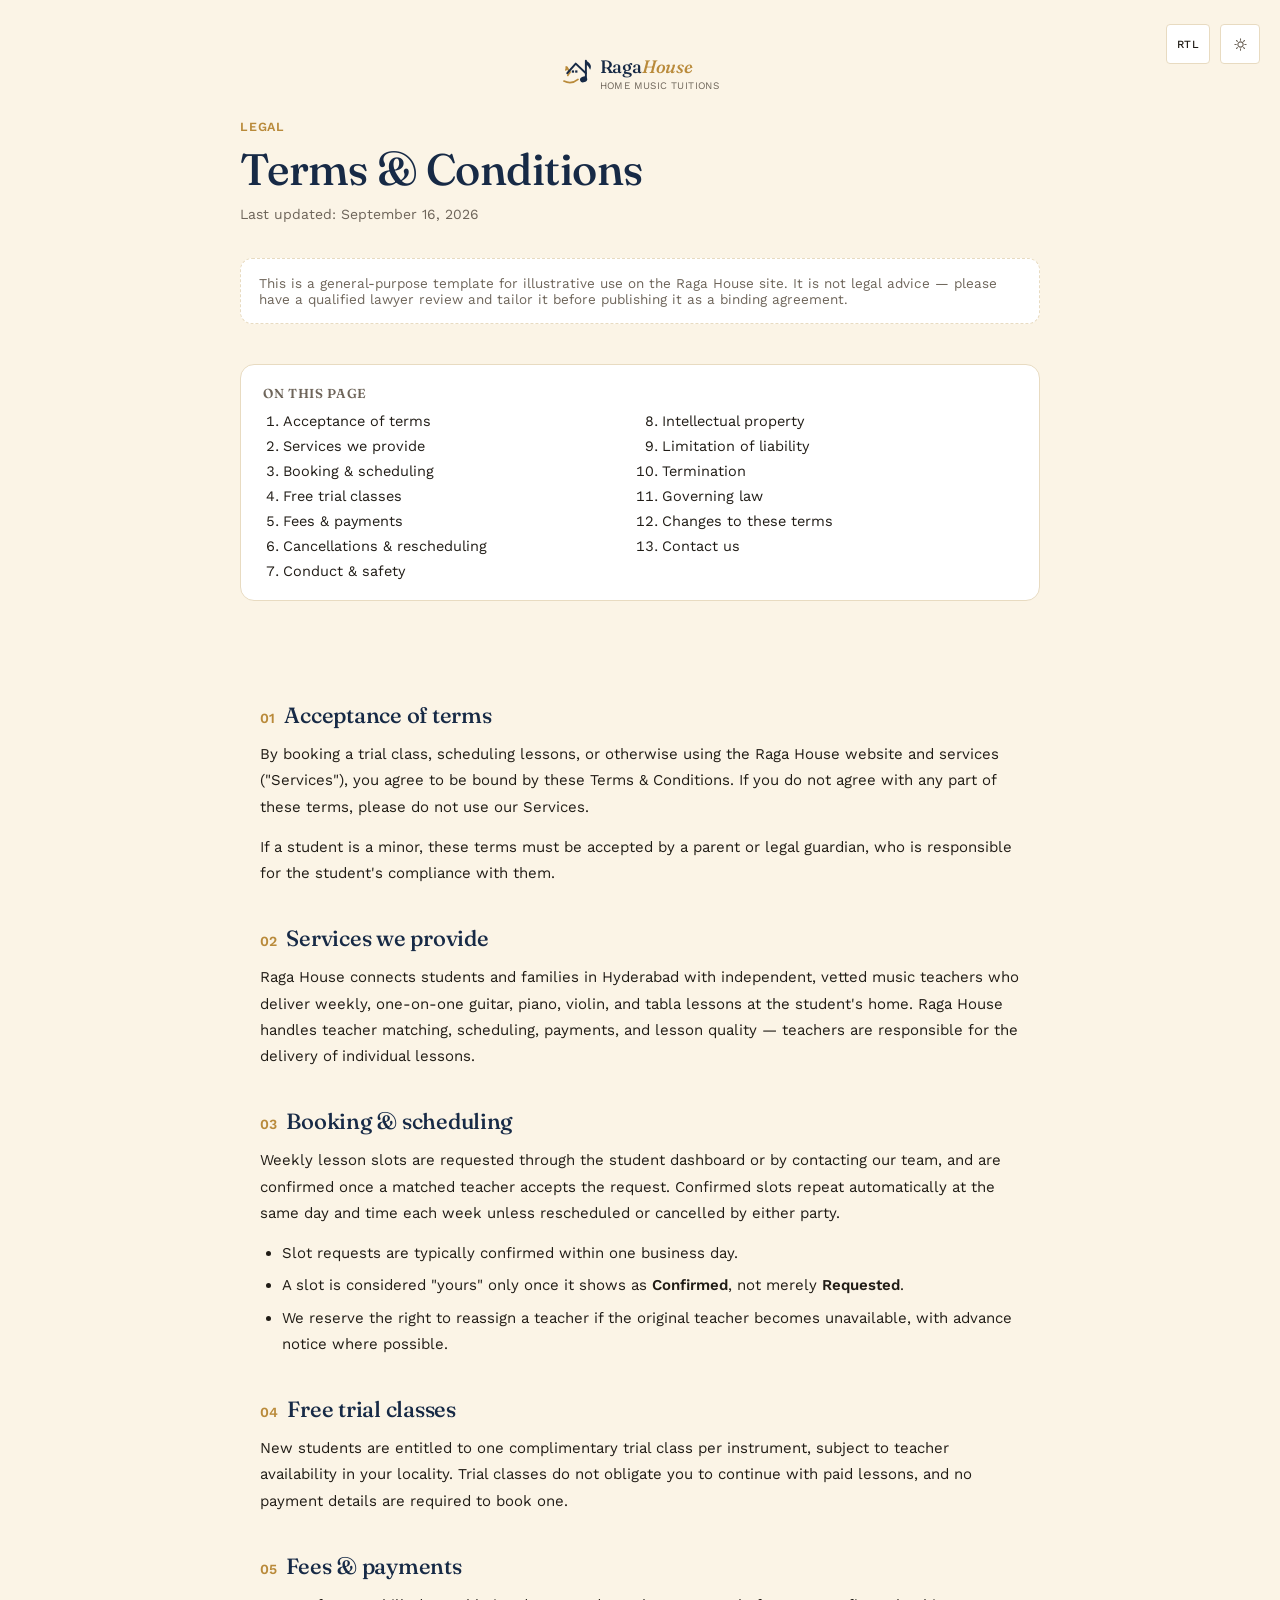
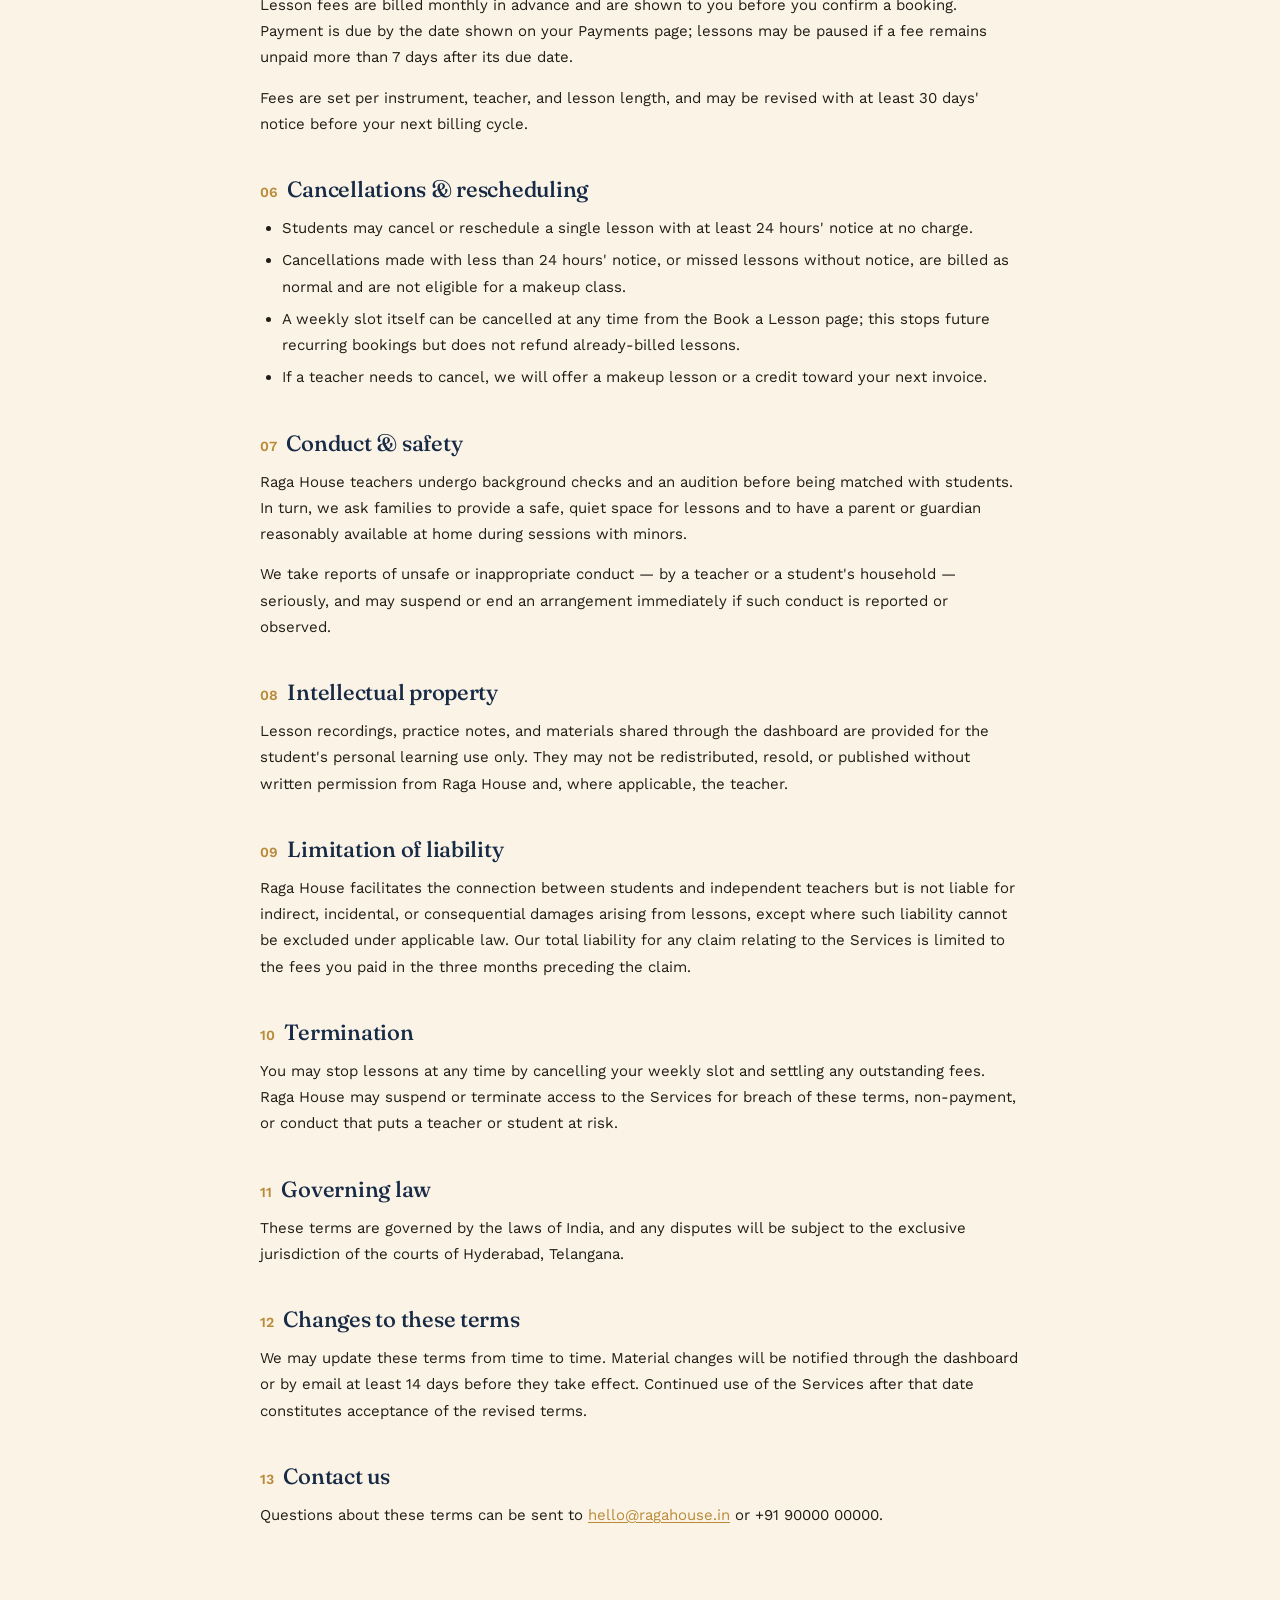
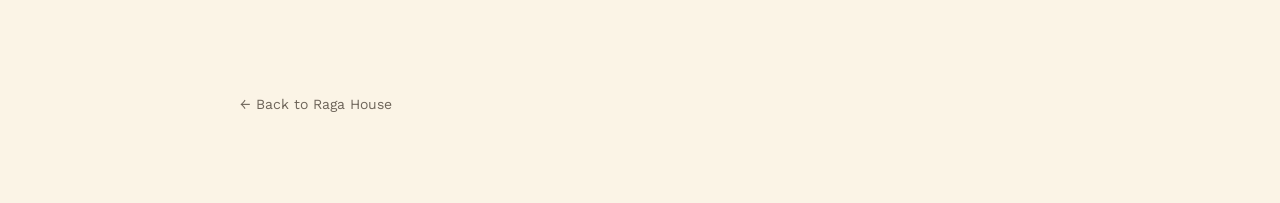
<file: legal/terms.html>
<!DOCTYPE html>
<html lang="en" dir="ltr" data-theme="light">
<head>
<meta charset="UTF-8">
<meta name="viewport" content="width=device-width, initial-scale=1.0">
<title>Terms &amp; Conditions — Raga House</title>
<meta name="description" content="Terms and conditions for booking and attending home music lessons with Raga House.">
<link rel="preconnect" href="https://fonts.googleapis.com">
<link rel="preconnect" href="https://fonts.gstatic.com" crossorigin>
<link href="https://fonts.googleapis.com/css2?family=Fraunces:ital,opsz,wght@0,9..144,400;0,9..144,460;0,9..144,500;0,9..144,600;1,9..144,400;1,9..144,500&family=Work+Sans:wght@400;500;600;700&display=swap" rel="stylesheet">
<link rel="stylesheet" href="../home/style.css">
<link rel="icon" href="data:image/svg+xml,%3Csvg xmlns='http://www.w3.org/2000/svg' viewBox='0 0 120 110'%3E%3Cpath d='M10 82c20 10 38 4 50-6' stroke='%23B98A3A' stroke-width='6' fill='none' stroke-linecap='round'/%3E%3Cpath d='M24 62c7-11 4-22-6-30' stroke='%23B98A3A' stroke-width='6' fill='none' stroke-linecap='round'/%3E%3Cpath d='M15 46c7-2 12-9 9-16-7 2-12 9-9 16z' fill='%23B98A3A'/%3E%3Cpath d='M24 60c7-1 12-7 11-14-7 1-12 7-11 14z' fill='%23B98A3A'/%3E%3Cpath d='M22 54 L52 20 L52 20' stroke='%23172A46' stroke-width='7' fill='none' stroke-linecap='round' stroke-linejoin='round'/%3E%3Cpath d='M52 20 L88 54' stroke='%23172A46' stroke-width='7' fill='none' stroke-linecap='round' stroke-linejoin='round'/%3E%3Cpath d='M88 10 V70' stroke='%23172A46' stroke-width='7' stroke-linecap='round'/%3E%3Cpath d='M88 10c16 7 22 19 15 32-4-11-11-18-15-20z' fill='%23172A46'/%3E%3Cellipse cx='80' cy='76' rx='13' ry='10' fill='%23172A46' transform='rotate(-20 80 76)'/%3E%3Crect x='38' y='44' width='8' height='8' fill='%23172A46'/%3E%3Crect x='50' y='44' width='8' height='8' fill='%23172A46'/%3E%3C/svg%3E">

<link rel="stylesheet" href="legal.css">
</head>
<body>

<main class="legal-page">
  <div class="legal-wrap">

    <a href="../home/index.html" class="legal-brand" aria-label="Raga House — back to home">
      <span class="brand-mark" aria-hidden="true">
        <svg viewBox="0 0 120 110" fill="none" width="34" height="31">
          <path d="M10 82c20 10 38 4 50-6" stroke="var(--logo-gold)" stroke-width="6" fill="none" stroke-linecap="round"/>
          <path d="M24 62c7-11 4-22-6-30" stroke="var(--logo-gold)" stroke-width="6" fill="none" stroke-linecap="round"/>
          <path d="M15 46c7-2 12-9 9-16-7 2-12 9-9 16z" fill="var(--logo-gold)"/>
          <path d="M24 60c7-1 12-7 11-14-7 1-12 7-11 14z" fill="var(--logo-gold)"/>
          <path d="M22 54 L52 20 L88 54" stroke="var(--logo-ink)" stroke-width="7" fill="none" stroke-linecap="round" stroke-linejoin="round"/>
          <path d="M88 10 V70" stroke="var(--logo-ink)" stroke-width="7" stroke-linecap="round"/>
          <path d="M88 10c16 7 22 19 15 32-4-11-11-18-15-20z" fill="var(--logo-ink)"/>
          <ellipse cx="80" cy="76" rx="13" ry="10" fill="var(--logo-ink)" transform="rotate(-20 80 76)"/>
          <rect x="38" y="44" width="8" height="8" fill="var(--logo-ink)"/>
          <rect x="50" y="44" width="8" height="8" fill="var(--logo-ink)"/>
        </svg>
      </span>
      <span class="brand-text">
        <span class="logo-word">Raga<em>House</em></span>
        <span class="brand-sub">Home Music Tuitions</span>
      </span>
    </a>

    <div class="legal-toolbar">
      <button class="btn btn-outline btn-sm" id="dir-toggle" aria-label="Toggle text direction">RTL</button>
      <button class="icon-btn" id="theme-toggle" aria-label="Toggle dark mode">
        <svg class="sun" viewBox="0 0 24 24" fill="none" stroke="currentColor" stroke-width="1.7"><circle cx="12" cy="12" r="4.2"/><path d="M12 3v2.2M12 18.8V21M21 12h-2.2M5.2 12H3M18.4 5.6l-1.5 1.5M7.1 16.9l-1.5 1.5M18.4 18.4l-1.5-1.5M7.1 7.1L5.6 5.6" stroke-linecap="round"/></svg>
        <svg class="moon" viewBox="0 0 24 24" fill="none" stroke="currentColor" stroke-width="1.7"><path d="M20 14.5A8.5 8.5 0 1 1 9.5 4a7 7 0 0 0 10.5 10.5z" stroke-linejoin="round"/></svg>
      </button>
    </div>

    <div class="legal-head">
      <span class="legal-eyebrow">Legal</span>
      <h1>Terms &amp; Conditions</h1>
      <p class="legal-updated">Last updated: September 16, 2026</p>
    </div>

    <div class="legal-note">
      This is a general-purpose template for illustrative use on the Raga House site. It is not legal advice — please have a qualified lawyer review and tailor it before publishing it as a binding agreement.
    </div>

    <nav class="legal-toc" aria-label="Table of contents">
      <h2>On this page</h2>
      <ol>
        <li><a href="#acceptance">Acceptance of terms</a></li>
        <li><a href="#services">Services we provide</a></li>
        <li><a href="#booking">Booking &amp; scheduling</a></li>
        <li><a href="#trial">Free trial classes</a></li>
        <li><a href="#fees">Fees &amp; payments</a></li>
        <li><a href="#cancellations">Cancellations &amp; rescheduling</a></li>
        <li><a href="#conduct">Conduct &amp; safety</a></li>
        <li><a href="#ip">Intellectual property</a></li>
        <li><a href="#liability">Limitation of liability</a></li>
        <li><a href="#termination">Termination</a></li>
        <li><a href="#law">Governing law</a></li>
        <li><a href="#changes">Changes to these terms</a></li>
        <li><a href="#contact">Contact us</a></li>
      </ol>
    </nav>

    <article class="legal-content">

      <section id="acceptance">
        <h2><span class="num">01</span> Acceptance of terms</h2>
        <p>By booking a trial class, scheduling lessons, or otherwise using the Raga House website and services ("Services"), you agree to be bound by these Terms &amp; Conditions. If you do not agree with any part of these terms, please do not use our Services.</p>
        <p>If a student is a minor, these terms must be accepted by a parent or legal guardian, who is responsible for the student's compliance with them.</p>
      </section>

      <section id="services">
        <h2><span class="num">02</span> Services we provide</h2>
        <p>Raga House connects students and families in Hyderabad with independent, vetted music teachers who deliver weekly, one-on-one guitar, piano, violin, and tabla lessons at the student's home. Raga House handles teacher matching, scheduling, payments, and lesson quality — teachers are responsible for the delivery of individual lessons.</p>
      </section>

      <section id="booking">
        <h2><span class="num">03</span> Booking &amp; scheduling</h2>
        <p>Weekly lesson slots are requested through the student dashboard or by contacting our team, and are confirmed once a matched teacher accepts the request. Confirmed slots repeat automatically at the same day and time each week unless rescheduled or cancelled by either party.</p>
        <ul>
          <li>Slot requests are typically confirmed within one business day.</li>
          <li>A slot is considered "yours" only once it shows as <strong>Confirmed</strong>, not merely <strong>Requested</strong>.</li>
          <li>We reserve the right to reassign a teacher if the original teacher becomes unavailable, with advance notice where possible.</li>
        </ul>
      </section>

      <section id="trial">
        <h2><span class="num">04</span> Free trial classes</h2>
        <p>New students are entitled to one complimentary trial class per instrument, subject to teacher availability in your locality. Trial classes do not obligate you to continue with paid lessons, and no payment details are required to book one.</p>
      </section>

      <section id="fees">
        <h2><span class="num">05</span> Fees &amp; payments</h2>
        <p>Lesson fees are billed monthly in advance and are shown to you before you confirm a booking. Payment is due by the date shown on your Payments page; lessons may be paused if a fee remains unpaid more than 7 days after its due date.</p>
        <p>Fees are set per instrument, teacher, and lesson length, and may be revised with at least 30 days' notice before your next billing cycle.</p>
      </section>

      <section id="cancellations">
        <h2><span class="num">06</span> Cancellations &amp; rescheduling</h2>
        <ul>
          <li>Students may cancel or reschedule a single lesson with at least 24 hours' notice at no charge.</li>
          <li>Cancellations made with less than 24 hours' notice, or missed lessons without notice, are billed as normal and are not eligible for a makeup class.</li>
          <li>A weekly slot itself can be cancelled at any time from the Book a Lesson page; this stops future recurring bookings but does not refund already-billed lessons.</li>
          <li>If a teacher needs to cancel, we will offer a makeup lesson or a credit toward your next invoice.</li>
        </ul>
      </section>

      <section id="conduct">
        <h2><span class="num">07</span> Conduct &amp; safety</h2>
        <p>Raga House teachers undergo background checks and an audition before being matched with students. In turn, we ask families to provide a safe, quiet space for lessons and to have a parent or guardian reasonably available at home during sessions with minors.</p>
        <p>We take reports of unsafe or inappropriate conduct — by a teacher or a student's household — seriously, and may suspend or end an arrangement immediately if such conduct is reported or observed.</p>
      </section>

      <section id="ip">
        <h2><span class="num">08</span> Intellectual property</h2>
        <p>Lesson recordings, practice notes, and materials shared through the dashboard are provided for the student's personal learning use only. They may not be redistributed, resold, or published without written permission from Raga House and, where applicable, the teacher.</p>
      </section>

      <section id="liability">
        <h2><span class="num">09</span> Limitation of liability</h2>
        <p>Raga House facilitates the connection between students and independent teachers but is not liable for indirect, incidental, or consequential damages arising from lessons, except where such liability cannot be excluded under applicable law. Our total liability for any claim relating to the Services is limited to the fees you paid in the three months preceding the claim.</p>
      </section>

      <section id="termination">
        <h2><span class="num">10</span> Termination</h2>
        <p>You may stop lessons at any time by cancelling your weekly slot and settling any outstanding fees. Raga House may suspend or terminate access to the Services for breach of these terms, non-payment, or conduct that puts a teacher or student at risk.</p>
      </section>

      <section id="law">
        <h2><span class="num">11</span> Governing law</h2>
        <p>These terms are governed by the laws of India, and any disputes will be subject to the exclusive jurisdiction of the courts of Hyderabad, Telangana.</p>
      </section>

      <section id="changes">
        <h2><span class="num">12</span> Changes to these terms</h2>
        <p>We may update these terms from time to time. Material changes will be notified through the dashboard or by email at least 14 days before they take effect. Continued use of the Services after that date constitutes acceptance of the revised terms.</p>
      </section>

      <section id="contact">
        <h2><span class="num">13</span> Contact us</h2>
        <p>Questions about these terms can be sent to <a href="mailto:hello@ragahouse.in">hello@ragahouse.in</a> or +91 90000 00000.</p>
      </section>

    </article>

    <a href="../home/index.html" class="legal-back">&larr; Back to Raga House</a>

  </div>
</main>

<script src="../home/script.js"></script>
</body>
</html>
</file>
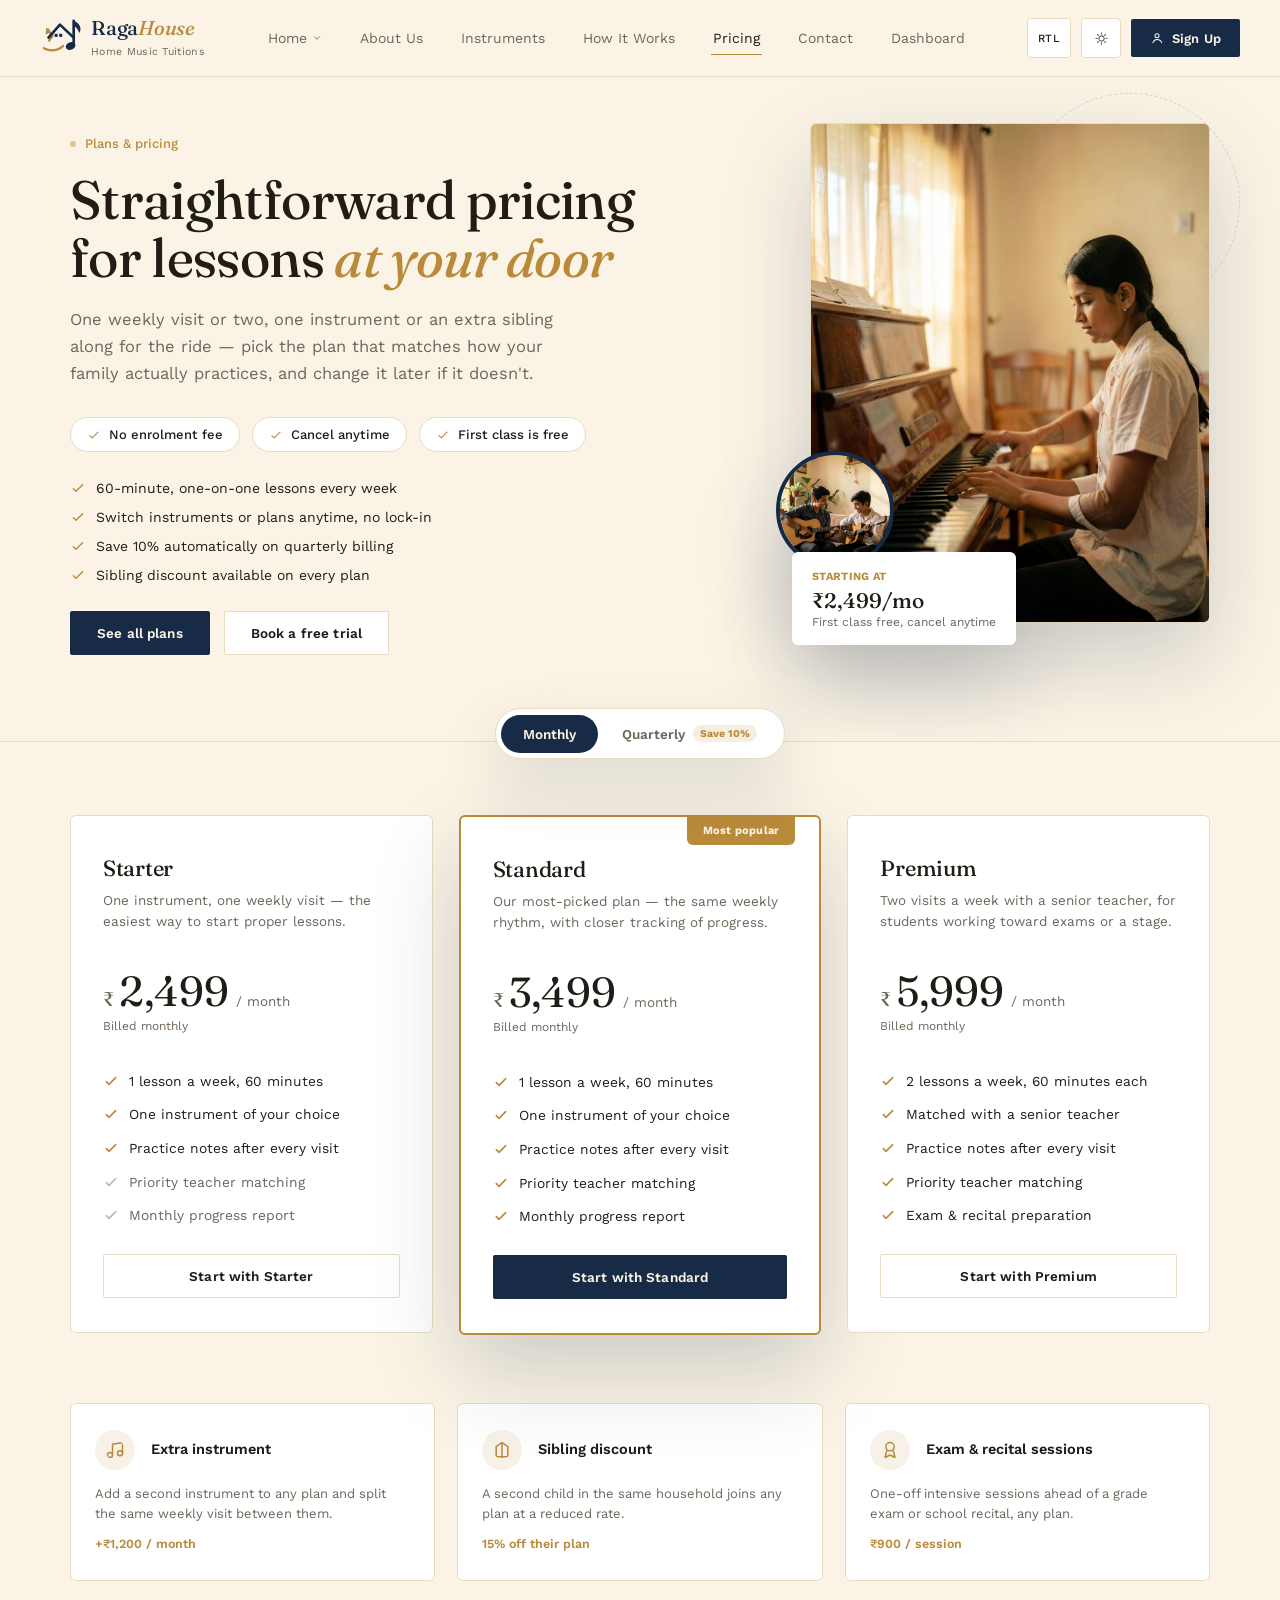
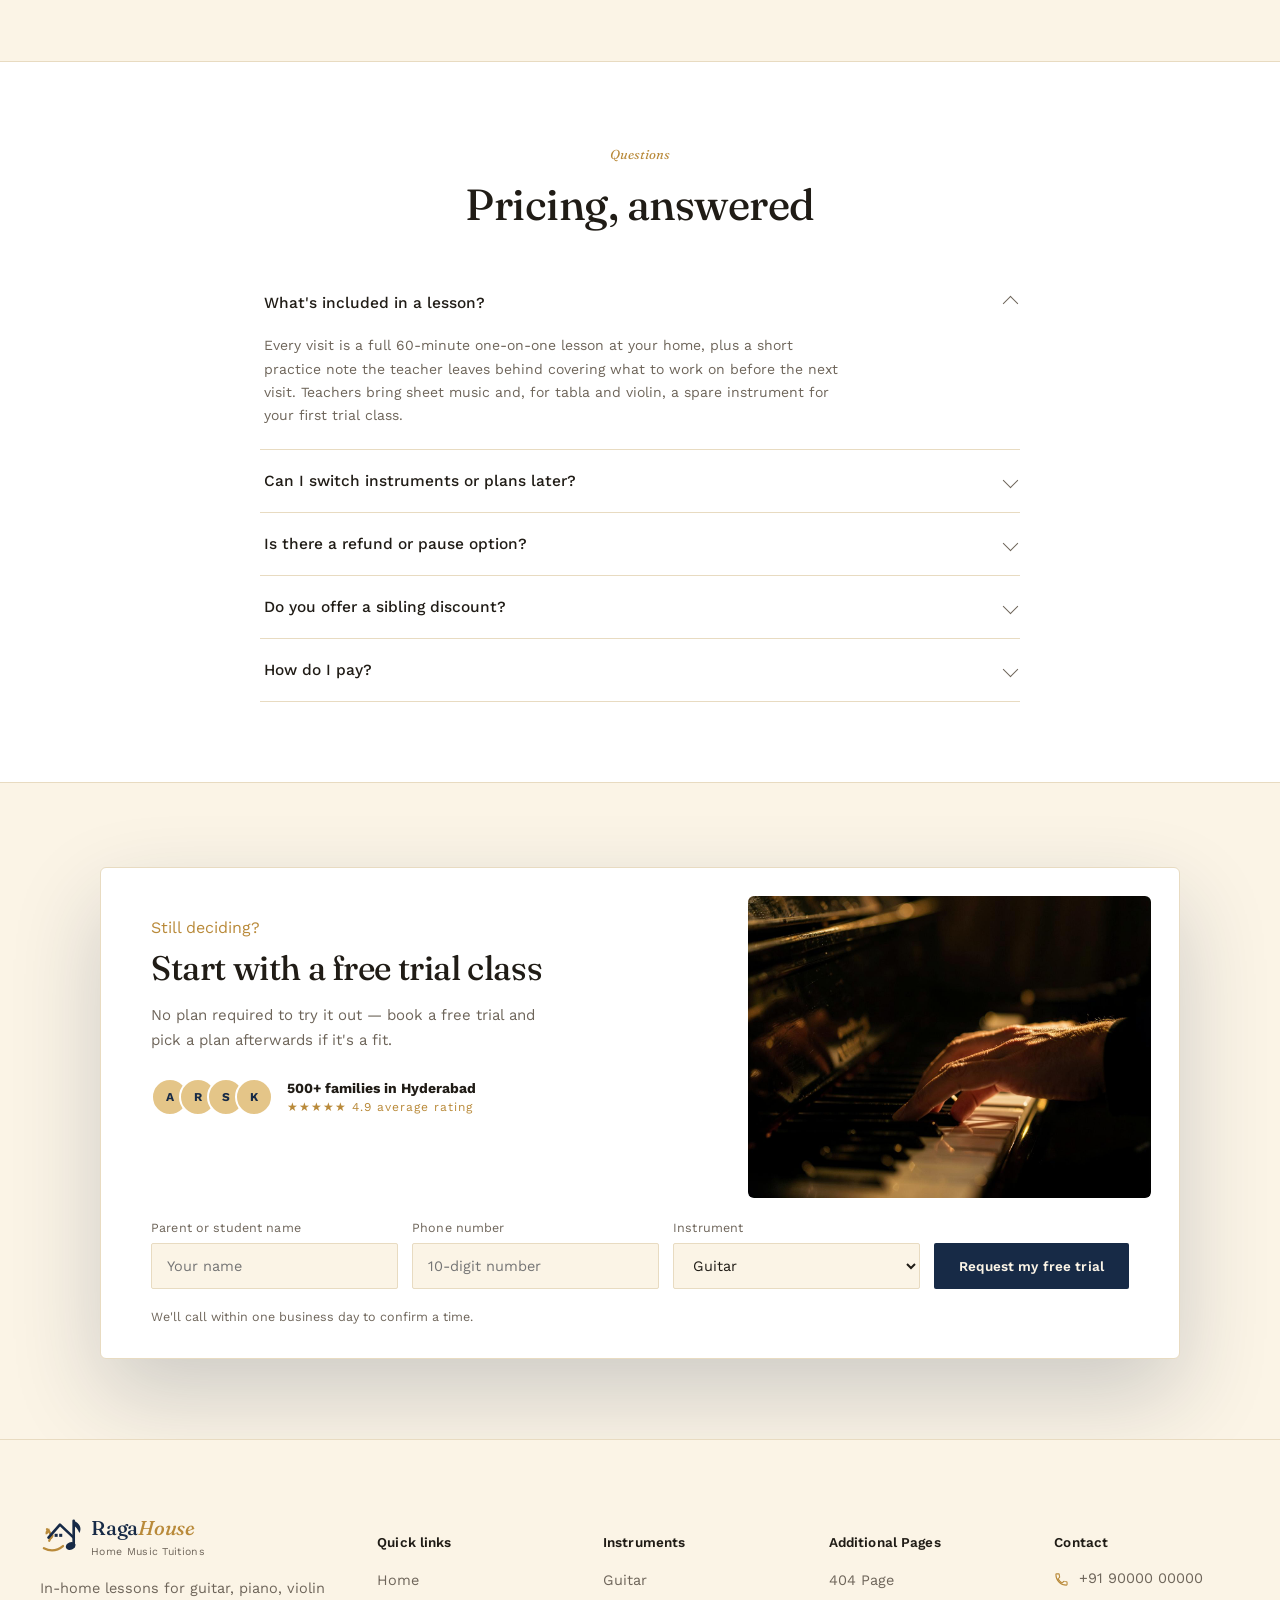
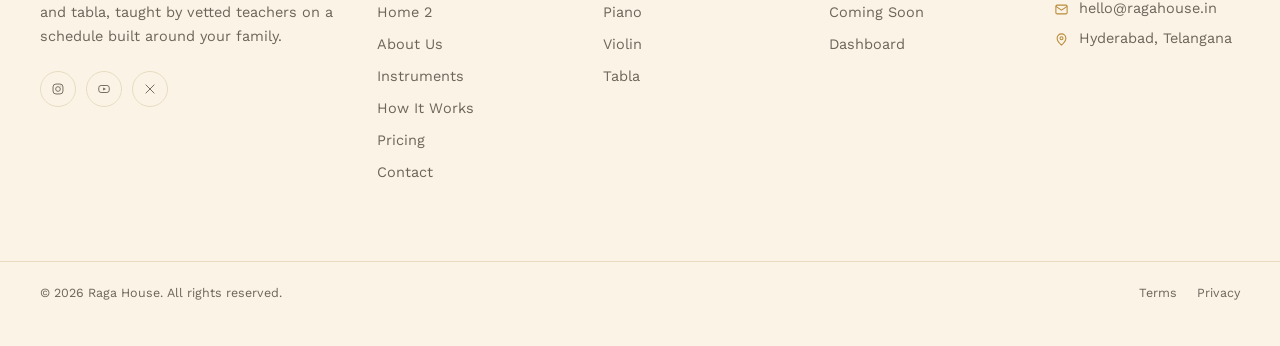
<file: pricing/pricing.html>
<!DOCTYPE html>
<html lang="en" dir="ltr" data-theme="light">
<head>
<meta charset="UTF-8">
<meta name="viewport" content="width=device-width, initial-scale=1.0">
<title>Pricing — Raga House</title>
<meta name="description" content="Simple, transparent pricing for weekly guitar, piano, violin and tabla lessons at home in Hyderabad. No enrolment fee, cancel anytime.">
<link rel="preconnect" href="https://fonts.googleapis.com">
<link rel="preconnect" href="https://fonts.gstatic.com" crossorigin>
<link href="https://fonts.googleapis.com/css2?family=Fraunces:ital,opsz,wght@0,9..144,400;0,9..144,460;0,9..144,500;0,9..144,600;1,9..144,400;1,9..144,500&family=Work+Sans:wght@400;500;600;700&display=swap" rel="stylesheet">
<link rel="stylesheet" href="pricing.css">
<link rel="stylesheet" href="../home/style.css">
<link rel="icon" href="data:image/svg+xml,%3Csvg xmlns='http://www.w3.org/2000/svg' viewBox='0 0 120 110'%3E%3Cpath d='M10 82c20 10 38 4 50-6' stroke='%23B98A3A' stroke-width='6' fill='none' stroke-linecap='round'/%3E%3Cpath d='M24 62c7-11 4-22-6-30' stroke='%23B98A3A' stroke-width='6' fill='none' stroke-linecap='round'/%3E%3Cpath d='M15 46c7-2 12-9 9-16-7 2-12 9-9 16z' fill='%23B98A3A'/%3E%3Cpath d='M24 60c7-1 12-7 11-14-7 1-12 7-11 14z' fill='%23B98A3A'/%3E%3Cpath d='M22 54 L52 20 L52 20' stroke='%23172A46' stroke-width='7' fill='none' stroke-linecap='round' stroke-linejoin='round'/%3E%3Cpath d='M52 20 L88 54' stroke='%23172A46' stroke-width='7' fill='none' stroke-linecap='round' stroke-linejoin='round'/%3E%3Cpath d='M88 10 V70' stroke='%23172A46' stroke-width='7' stroke-linecap='round'/%3E%3Cpath d='M88 10c16 7 22 19 15 32-4-11-11-18-15-20z' fill='%23172A46'/%3E%3Cellipse cx='80' cy='76' rx='13' ry='10' fill='%23172A46' transform='rotate(-20 80 76)'/%3E%3Crect x='38' y='44' width='8' height='8' fill='%23172A46'/%3E%3Crect x='50' y='44' width='8' height='8' fill='%23172A46'/%3E%3C/svg%3E">
</head>
<body>

<header class="site">
  <div class="wrap nav-row">
    <a href="../home/index.html" class="brand">
      <span class="brand-mark" aria-hidden="true">
        <svg viewBox="0 0 120 110" fill="none">
          <path d="M10 82c20 10 38 4 50-6" stroke="var(--logo-gold)" stroke-width="6" fill="none" stroke-linecap="round"/>
          <path d="M24 62c7-11 4-22-6-30" stroke="var(--logo-gold)" stroke-width="6" fill="none" stroke-linecap="round"/>
          <path d="M15 46c7-2 12-9 9-16-7 2-12 9-9 16z" fill="var(--logo-gold)"/>
          <path d="M24 60c7-1 12-7 11-14-7 1-12 7-11 14z" fill="var(--logo-gold)"/>
          <path d="M22 54 L52 20 L88 54" stroke="var(--logo-ink)" stroke-width="7" fill="none" stroke-linecap="round" stroke-linejoin="round"/>
          <path d="M88 10 V70" stroke="var(--logo-ink)" stroke-width="7" stroke-linecap="round"/>
          <path d="M88 10c16 7 22 19 15 32-4-11-11-18-15-20z" fill="var(--logo-ink)"/>
          <ellipse cx="80" cy="76" rx="13" ry="10" fill="var(--logo-ink)" transform="rotate(-20 80 76)"/>
          <rect x="38" y="44" width="8" height="8" fill="var(--logo-ink)"/>
          <rect x="50" y="44" width="8" height="8" fill="var(--logo-ink)"/>
        </svg>
      </span>
      <span class="brand-text">
        <span class="logo-word">Raga<em>House</em></span><br>
        <span class="brand-sub">Home Music Tuitions</span>
      </span>
    </a>

    <nav class="primary">
      <div class="nav-item">
        <a href="../home/index.html">Home
          <svg class="caret" viewBox="0 0 24 24" fill="none" stroke="currentColor" stroke-width="2"><path d="M6 9l6 6 6-6" stroke-linecap="round" stroke-linejoin="round"/></svg>
        </a>
        <div class="dropdown">
          <a href="../home/index.html">Home 1</a>
          <a href="../home2/home-2.html">Home 2</a>
        </div>
      </div>
      <a href="../about/about.html">About Us</a>
      <a href="../instruments/instruments.html">Instruments</a>
      <a href="../how-it-works/how-it-works.html">How It Works</a>
      <a href="../pricing/pricing.html" class="active" aria-current="page">Pricing</a>
      <a href="../contact/contact.html">Contact</a>
      <a href="../dashboard/dashboard.html">Dashboard</a>
    </nav>

    <div class="nav-actions">
      <button class="btn btn-outline btn-sm" id="dir-toggle" aria-label="Toggle text direction">RTL</button>
      <button class="icon-btn" id="theme-toggle" aria-label="Toggle dark mode">
        <svg class="sun" viewBox="0 0 24 24" fill="none" stroke="currentColor" stroke-width="1.7"><circle cx="12" cy="12" r="4.2"/><path d="M12 3v2.2M12 18.8V21M21 12h-2.2M5.2 12H3M18.4 5.6l-1.5 1.5M7.1 16.9l-1.5 1.5M18.4 18.4l-1.5-1.5M7.1 7.1L5.6 5.6" stroke-linecap="round"/></svg>
        <svg class="moon" viewBox="0 0 24 24" fill="none" stroke="currentColor" stroke-width="1.7"><path d="M20 14.5A8.5 8.5 0 1 1 9.5 4a7 7 0 0 0 10.5 10.5z" stroke-linejoin="round"/></svg>
      </button>
      <a href="../signup/signup.html" class="btn btn-primary btn-sm desktop-only">
        <svg viewBox="0 0 24 24" fill="none" stroke="currentColor" stroke-width="1.8"><circle cx="12" cy="8" r="3.4"/><path d="M5 20c1.4-3.6 4.2-5.4 7-5.4S18.6 16.4 20 20" stroke-linecap="round"/></svg>
        <span class="btn-label">Sign Up</span>
      </a>
      <button class="menu-toggle" id="menu-toggle" aria-label="Open menu">
        <svg viewBox="0 0 24 24" fill="none" stroke="currentColor" stroke-width="1.6"><path d="M3 6h18M3 12h18M3 18h18" stroke-linecap="round"/></svg>
      </button>
    </div>
  </div>

  <div class="mobile-panel" id="mobile-panel">
    <details class="mobile-dropdown">
      <summary>Home</summary>
      <a href="../home/index.html">Home 1</a>
      <a href="../home2/home-2.html">Home 2</a>
    </details>
    
    <a href="../about/about.html">About Us</a>
      <a href="../instruments/instruments.html">Instruments</a>
    <a href="../how-it-works/how-it-works.html">How It Works</a>
    <a href="../pricing/pricing.html">Pricing</a>
    <a href="../contact/contact.html">Contact</a>
    <a href="../dashboard/dashboard.html">Dashboard</a>
    <a href="../signup/signup.html" class="btn btn-primary btn-sm mobile-signup-btn">
      <svg viewBox="0 0 24 24" fill="none" stroke="currentColor" stroke-width="1.8"><circle cx="12" cy="8" r="3.4"/><path d="M5 20c1.4-3.6 4.2-5.4 7-5.4S18.6 16.4 20 20" stroke-linecap="round"/></svg>
      <span class="btn-label">Sign Up</span>
    </a>
  </div>
</header>

<section class="page-hero">
  <div class="wrap page-hero-grid">
    <div class="page-hero-inner">
      <p class="eyebrow-note"><span class="dot"></span>Plans &amp; pricing</p>
      <h1>Straightforward pricing for lessons <em>at your door</em></h1>
      <p class="lead">One weekly visit or two, one instrument or an extra sibling along for the ride — pick the plan that matches how your family actually practices, and change it later if it doesn't.</p>
      <div class="hero-chips">
        <span class="hero-chip">
          <svg viewBox="0 0 24 24" fill="none" stroke="currentColor" stroke-width="2"><path d="M5 13l4 4L19 7" stroke-linecap="round" stroke-linejoin="round"/></svg>
          No enrolment fee
        </span>
        <span class="hero-chip">
          <svg viewBox="0 0 24 24" fill="none" stroke="currentColor" stroke-width="2"><path d="M5 13l4 4L19 7" stroke-linecap="round" stroke-linejoin="round"/></svg>
          Cancel anytime
        </span>
        <span class="hero-chip">
          <svg viewBox="0 0 24 24" fill="none" stroke="currentColor" stroke-width="2"><path d="M5 13l4 4L19 7" stroke-linecap="round" stroke-linejoin="round"/></svg>
          First class is free
        </span>
      </div>

      <ul class="hero-quickfacts">
        <li>
          <svg viewBox="0 0 24 24" fill="none" stroke="currentColor" stroke-width="2"><path d="M5 13l4 4L19 7" stroke-linecap="round" stroke-linejoin="round"/></svg>
          60-minute, one-on-one lessons every week
        </li>
        <li>
          <svg viewBox="0 0 24 24" fill="none" stroke="currentColor" stroke-width="2"><path d="M5 13l4 4L19 7" stroke-linecap="round" stroke-linejoin="round"/></svg>
          Switch instruments or plans anytime, no lock-in
        </li>
        <li>
          <svg viewBox="0 0 24 24" fill="none" stroke="currentColor" stroke-width="2"><path d="M5 13l4 4L19 7" stroke-linecap="round" stroke-linejoin="round"/></svg>
          Save 10% automatically on quarterly billing
        </li>
        <li>
          <svg viewBox="0 0 24 24" fill="none" stroke="currentColor" stroke-width="2"><path d="M5 13l4 4L19 7" stroke-linecap="round" stroke-linejoin="round"/></svg>
          Sibling discount available on every plan
        </li>
      </ul>

      <div class="hero-ctas">
        <a href="#plans" class="btn btn-primary">See all plans</a>
        <a href="../contact/contact.html" class="btn btn-outline">Book a free trial</a>
      </div>
    </div>

    <div class="hero-spotlight">
      <div class="hero-spotlight-ring" aria-hidden="true"></div>
      <div class="hero-spotlight-main">
        <img src="images/raga-piano.jpg" alt="Piano lesson at home">
      </div>
      <div class="hero-spotlight-accent">
        <img src="images/raga-guitar.jpg" alt="Guitar lesson at home">
      </div>
      <div class="hero-spotlight-badge">
        <span class="badge-eyebrow">Starting at</span>
        <strong>₹2,499/mo</strong>
        <span>First class free, cancel anytime</span>
      </div>
    </div>
  </div>
</section>

<section class="section" id="plans" style="padding-top:0;">
  <div class="wrap">

    <div class="billing-toggle-wrap">
      <div class="billing-toggle" role="group" aria-label="Billing cycle">
        <button type="button" class="active" data-cycle="monthly">Monthly</button>
        <button type="button" data-cycle="quarterly">Quarterly <span class="save-tag">Save 10%</span></button>
      </div>
    </div>

    <div class="pricing-grid">

      
      <div class="price-card">
        <h3 class="price-name">Starter</h3>
        <p class="price-desc">One instrument, one weekly visit — the easiest way to start proper lessons.</p>
        <div class="price-amount">
          <span class="currency">₹</span>
          <span class="num" data-monthly="2,499" data-quarterly="2,249">2,499</span>
          <span class="period">/ month</span>
        </div>
        <p class="price-billed-note" data-monthly-note="Billed monthly" data-quarterly-note="Billed ₹6,747 every 3 months">Billed monthly</p>
        <ul class="price-features">
          <li><svg viewBox="0 0 24 24" fill="none" stroke="currentColor" stroke-width="2.4"><path d="M5 13l4 4L19 7" stroke-linecap="round" stroke-linejoin="round"/></svg>1 lesson a week, 60 minutes</li>
          <li><svg viewBox="0 0 24 24" fill="none" stroke="currentColor" stroke-width="2.4"><path d="M5 13l4 4L19 7" stroke-linecap="round" stroke-linejoin="round"/></svg>One instrument of your choice</li>
          <li><svg viewBox="0 0 24 24" fill="none" stroke="currentColor" stroke-width="2.4"><path d="M5 13l4 4L19 7" stroke-linecap="round" stroke-linejoin="round"/></svg>Practice notes after every visit</li>
          <li class="muted"><svg viewBox="0 0 24 24" fill="none" stroke="currentColor" stroke-width="2.4"><path d="M5 13l4 4L19 7" stroke-linecap="round" stroke-linejoin="round"/></svg>Priority teacher matching</li>
          <li class="muted"><svg viewBox="0 0 24 24" fill="none" stroke="currentColor" stroke-width="2.4"><path d="M5 13l4 4L19 7" stroke-linecap="round" stroke-linejoin="round"/></svg>Monthly progress report</li>
        </ul>
        <a href="../contact/contact.html" class="btn btn-outline">Start with Starter</a>
      </div>

      <div class="price-card popular">
        <span class="price-ribbon">Most popular</span>
        <h3 class="price-name">Standard</h3>
        <p class="price-desc">Our most-picked plan — the same weekly rhythm, with closer tracking of progress.</p>
        <div class="price-amount">
          <span class="currency">₹</span>
          <span class="num" data-monthly="3,499" data-quarterly="3,149">3,499</span>
          <span class="period">/ month</span>
        </div>
        <p class="price-billed-note" data-monthly-note="Billed monthly" data-quarterly-note="Billed ₹9,447 every 3 months">Billed monthly</p>
        <ul class="price-features">
          <li><svg viewBox="0 0 24 24" fill="none" stroke="currentColor" stroke-width="2.4"><path d="M5 13l4 4L19 7" stroke-linecap="round" stroke-linejoin="round"/></svg>1 lesson a week, 60 minutes</li>
          <li><svg viewBox="0 0 24 24" fill="none" stroke="currentColor" stroke-width="2.4"><path d="M5 13l4 4L19 7" stroke-linecap="round" stroke-linejoin="round"/></svg>One instrument of your choice</li>
          <li><svg viewBox="0 0 24 24" fill="none" stroke="currentColor" stroke-width="2.4"><path d="M5 13l4 4L19 7" stroke-linecap="round" stroke-linejoin="round"/></svg>Practice notes after every visit</li>
          <li><svg viewBox="0 0 24 24" fill="none" stroke="currentColor" stroke-width="2.4"><path d="M5 13l4 4L19 7" stroke-linecap="round" stroke-linejoin="round"/></svg>Priority teacher matching</li>
          <li><svg viewBox="0 0 24 24" fill="none" stroke="currentColor" stroke-width="2.4"><path d="M5 13l4 4L19 7" stroke-linecap="round" stroke-linejoin="round"/></svg>Monthly progress report</li>
        </ul>
        <a href="../contact/contact.html" class="btn btn-primary">Start with Standard</a>
      </div>

      <div class="price-card">
        <h3 class="price-name">Premium</h3>
        <p class="price-desc">Two visits a week with a senior teacher, for students working toward exams or a stage.</p>
        <div class="price-amount">
          <span class="currency">₹</span>
          <span class="num" data-monthly="5,999" data-quarterly="5,399">5,999</span>
          <span class="period">/ month</span>
        </div>
        <p class="price-billed-note" data-monthly-note="Billed monthly" data-quarterly-note="Billed ₹16,197 every 3 months">Billed monthly</p>
        <ul class="price-features">
          <li><svg viewBox="0 0 24 24" fill="none" stroke="currentColor" stroke-width="2.4"><path d="M5 13l4 4L19 7" stroke-linecap="round" stroke-linejoin="round"/></svg>2 lessons a week, 60 minutes each</li>
          <li><svg viewBox="0 0 24 24" fill="none" stroke="currentColor" stroke-width="2.4"><path d="M5 13l4 4L19 7" stroke-linecap="round" stroke-linejoin="round"/></svg>Matched with a senior teacher</li>
          <li><svg viewBox="0 0 24 24" fill="none" stroke="currentColor" stroke-width="2.4"><path d="M5 13l4 4L19 7" stroke-linecap="round" stroke-linejoin="round"/></svg>Practice notes after every visit</li>
          <li><svg viewBox="0 0 24 24" fill="none" stroke="currentColor" stroke-width="2.4"><path d="M5 13l4 4L19 7" stroke-linecap="round" stroke-linejoin="round"/></svg>Priority teacher matching</li>
          <li><svg viewBox="0 0 24 24" fill="none" stroke="currentColor" stroke-width="2.4"><path d="M5 13l4 4L19 7" stroke-linecap="round" stroke-linejoin="round"/></svg>Exam &amp; recital preparation</li>
        </ul>
        <a href="../contact/contact.html" class="btn btn-outline">Start with Premium</a>
      </div>

    </div>

    <div class="addons-grid">
      <div class="addon-card">
        <svg viewBox="0 0 24 24" fill="none" stroke="currentColor" stroke-width="1.8"><path d="M9 18V5l12-2v13" stroke-linecap="round" stroke-linejoin="round"/><circle cx="6" cy="18" r="3"/><circle cx="18" cy="16" r="3"/></svg>
        <div>
          <h4>Extra instrument</h4>
          <p>Add a second instrument to any plan and split the same weekly visit between them.</p>
          <p class="addon-price">+₹1,200 / month</p>
        </div>
      </div>
      <div class="addon-card">
        <svg viewBox="0 0 24 24" fill="none" stroke="currentColor" stroke-width="1.8"><path d="M12 3v18M5 8l7-5 7 5M5 8v10a2 2 0 002 2h10a2 2 0 002-2V8" stroke-linecap="round" stroke-linejoin="round"/></svg>
        <div>
          <h4>Sibling discount</h4>
          <p>A second child in the same household joins any plan at a reduced rate.</p>
          <p class="addon-price">15% off their plan</p>
        </div>
      </div>
      <div class="addon-card">
        <svg viewBox="0 0 24 24" fill="none" stroke="currentColor" stroke-width="1.8"><circle cx="12" cy="8" r="5"/><path d="M8 13l-2 8 6-3 6 3-2-8" stroke-linecap="round" stroke-linejoin="round"/></svg>
        <div>
          <h4>Exam &amp; recital sessions</h4>
          <p>One-off intensive sessions ahead of a grade exam or school recital, any plan.</p>
          <p class="addon-price">₹900 / session</p>
        </div>
      </div>
    </div>
  </div>
</section>


<section class="section" style="background:var(--surface); border-top:1px solid var(--border); border-bottom:1px solid var(--border);">
  <div class="wrap">
    <div class="section-head center">
      <span class="eyebrow">Questions</span>
      <h2>Pricing, answered</h2>
    </div>
    <div class="faq-list">
      <details class="faq-item" open>
        <summary>What's included in a lesson?<span></span></summary>
        <p>Every visit is a full 60-minute one-on-one lesson at your home, plus a short practice note the teacher leaves behind covering what to work on before the next visit. Teachers bring sheet music and, for tabla and violin, a spare instrument for your first trial class.</p>
      </details>
      <details class="faq-item">
        <summary>Can I switch instruments or plans later?</summary>
        <p>Yes. You can change instrument, move between Starter, Standard and Premium, or add a second instrument at any time — changes apply from your next billing cycle.</p>
      </details>
      <details class="faq-item">
        <summary>Is there a refund or pause option?</summary>
        <p>You can pause a plan for school holidays or travel with two days' notice, and cancel anytime with no exit fee. Unused lessons in a paid month carry forward for up to four weeks.</p>
      </details>
      <details class="faq-item">
        <summary>Do you offer a sibling discount?</summary>
        <p>Yes — a second child in the same household gets 15% off their own plan, regardless of instrument or plan tier.</p>
      </details>
      <details class="faq-item">
        <summary>How do I pay?</summary>
        <p>Monthly or quarterly, by UPI, card or net banking. Quarterly billing saves 10% compared to paying monthly.</p>
      </details>
    </div>
  </div>
</section>


<section class="section trial-section" id="trial">
  <div class="wrap">
    <div class="trial-banner">
      <div class="trial-banner-top">
        <div class="trial-banner-copy">
          <span class="eyebrow">Still deciding?</span>
          <h2>Start with a free trial class</h2>
          <p>No plan required to try it out — book a free trial and pick a plan afterwards if it's a fit.</p>

          <div class="trial-avatars">
            <div class="avatar-stack" aria-hidden="true">
              <span>A</span><span>R</span><span>S</span><span>K</span>
            </div>
            <div class="trial-avatars-text">
              <strong>500+ families in Hyderabad</strong>
              <span class="stars">★★★★★ 4.9 average rating</span>
            </div>
          </div>
        </div>

        <div class="trial-banner-photo">
          <img src="images/raga-trial-cinematic.jpg" alt="Close-up of hands on a piano keyboard">
        </div>
      </div>

      <form class="trial-form trial-form-inline">
        <div class="form-row">
          <label for="name">Parent or student name</label>
          <input id="name" type="text" placeholder="Your name" required>
        </div>
        <div class="form-row">
          <label for="phone">Phone number</label>
          <input id="phone" type="tel" placeholder="10-digit number" required>
        </div>
        <div class="form-row">
          <label for="instrument">Instrument</label>
          <select id="instrument">
            <option>Guitar</option>
            <option>Piano</option>
            <option>Violin</option>
            <option>Tabla</option>
          </select>
        </div>
        <button type="submit" class="btn btn-primary">Request my free trial</button>
      </form>
      <p class="form-fine">We'll call within one business day to confirm a time.</p>
    </div>
  </div>
</section>
<footer class="site">
  <div class="wrap footer-grid">
    <div class="footer-brand">
      <a href="../home/index.html" class="brand">
        <span class="brand-mark" aria-hidden="true">
          <svg viewBox="0 0 120 110" fill="none">
            <path d="M10 82c20 10 38 4 50-6" stroke="var(--logo-gold)" stroke-width="6" fill="none" stroke-linecap="round"/>
            <path d="M24 62c7-11 4-22-6-30" stroke="var(--logo-gold)" stroke-width="6" fill="none" stroke-linecap="round"/>
            <path d="M15 46c7-2 12-9 9-16-7 2-12 9-9 16z" fill="var(--logo-gold)"/>
            <path d="M24 60c7-1 12-7 11-14-7 1-12 7-11 14z" fill="var(--logo-gold)"/>
            <path d="M22 54 L52 20 L88 54" stroke="var(--logo-ink)" stroke-width="7" fill="none" stroke-linecap="round" stroke-linejoin="round"/>
            <path d="M88 10 V70" stroke="var(--logo-ink)" stroke-width="7" stroke-linecap="round"/>
            <path d="M88 10c16 7 22 19 15 32-4-11-11-18-15-20z" fill="var(--logo-ink)"/>
            <ellipse cx="80" cy="76" rx="13" ry="10" fill="var(--logo-ink)" transform="rotate(-20 80 76)"/>
            <rect x="38" y="44" width="8" height="8" fill="var(--logo-ink)"/>
            <rect x="50" y="44" width="8" height="8" fill="var(--logo-ink)"/>
          </svg>
        </span>
        <span class="brand-text">
          <span class="logo-word">Raga<em>House</em></span><br>
          <span class="brand-sub">Home Music Tuitions</span>
        </span>
      </a>
      <p class="footer-desc" style="margin-top:18px;">In-home lessons for guitar, piano, violin and tabla, taught by vetted teachers on a schedule built around your family.</p>
      <div class="socials">
        <a href="#" aria-label="Instagram"><svg viewBox="0 0 24 24" fill="none" stroke="currentColor" stroke-width="1.6"><rect x="3.5" y="3.5" width="17" height="17" rx="5"/><circle cx="12" cy="12" r="4"/><circle cx="17" cy="7" r="0.8" fill="currentColor" stroke="none"/></svg></a>
        <a href="#" aria-label="YouTube"><svg viewBox="0 0 24 24" fill="none" stroke="currentColor" stroke-width="1.6"><rect x="3" y="6" width="18" height="12" rx="4"/><path d="M10.5 9.5l5 2.5-5 2.5z" fill="currentColor" stroke="none"/></svg></a>
        <a href="#" aria-label="X"><svg viewBox="0 0 24 24" fill="none" stroke="currentColor" stroke-width="1.6"><path d="M5 5l14 14M19 5L5 19" stroke-linecap="round"/></svg></a>
      </div>
    </div>

    <div class="footer-col">
      <h4>Quick links</h4>
      <ul>
        <li><a href="../home/index.html">Home</a></li>
        <li><a href="../home2/home-2.html">Home 2</a></li>
        <li><a href="../about/about.html">About Us</a></li>
        <li><a href="../instruments/instruments.html">Instruments</a></li>
        <li><a href="../how-it-works/how-it-works.html">How It Works</a></li>
        <li><a href="../pricing/pricing.html">Pricing</a></li>
        <li><a href="../contact/contact.html">Contact</a></li>
      </ul>
    </div>

    <div class="footer-col">
      <h4>Instruments</h4>
      <ul>
        <li><a href="../instruments/instrument-detail.html#guitar">Guitar</a></li>
        <li><a href="../instruments/instrument-detail.html#piano">Piano</a></li>
        <li><a href="../instruments/instrument-detail.html#violin">Violin</a></li>
        <li><a href="../instruments/instrument-detail.html#tabla">Tabla</a></li>
      </ul>
    </div>

    <div class="footer-col">
      <h4>Additional Pages</h4>
      <ul>
        <li><a href="../additional/404.html">404 Page</a></li>
        <li><a href="../additional/coming-soon.html">Coming Soon</a></li>
        <li><a href="../dashboard/dashboard.html">Dashboard</a></li>
      </ul>
    </div>

    <div class="footer-col">
      <h4>Contact</h4>
      <ul>
        <li class="contact-line">
          <svg viewBox="0 0 24 24" fill="none" stroke="currentColor" stroke-width="1.7"><path d="M6.6 10.8c1.4 2.8 3.8 5.2 6.6 6.6l2.2-2.2c.3-.3.7-.4 1-.2 1.1.4 2.3.6 3.5.6.6 0 1 .4 1 1V20c0 .6-.4 1-1 1C10.6 21 3 13.4 3 4c0-.6.4-1 1-1h3.4c.6 0 1 .4 1 1 0 1.2.2 2.4.6 3.5.1.4 0 .8-.2 1z"/></svg>
          +91 90000 00000
        </li>
        <li class="contact-line">
          <svg viewBox="0 0 24 24" fill="none" stroke="currentColor" stroke-width="1.7"><rect x="3" y="5" width="18" height="14" rx="2"/><path d="M3 7l9 6 9-6"/></svg>
          hello@ragahouse.in
        </li>
        <li class="contact-line">
          <svg viewBox="0 0 24 24" fill="none" stroke="currentColor" stroke-width="1.7"><path d="M12 21s-7-6.1-7-11a7 7 0 0114 0c0 4.9-7 11-7 11z"/><circle cx="12" cy="10" r="2.4"/></svg>
          Hyderabad, Telangana
        </li>
      </ul>
    </div>
  </div>

  <div class="wrap footer-bottom">
    <span>© 2026 Raga House. All rights reserved.</span>
    <div class="footer-bottom-links">
      <a href="../legal/terms.html">Terms</a>
      <a href="../legal/privacy.html">Privacy</a>
    </div>
  </div>
</footer>
<script src="../home/script.js"></script>
<script src="pricing.js"></script>
</body>
</html>
</file>
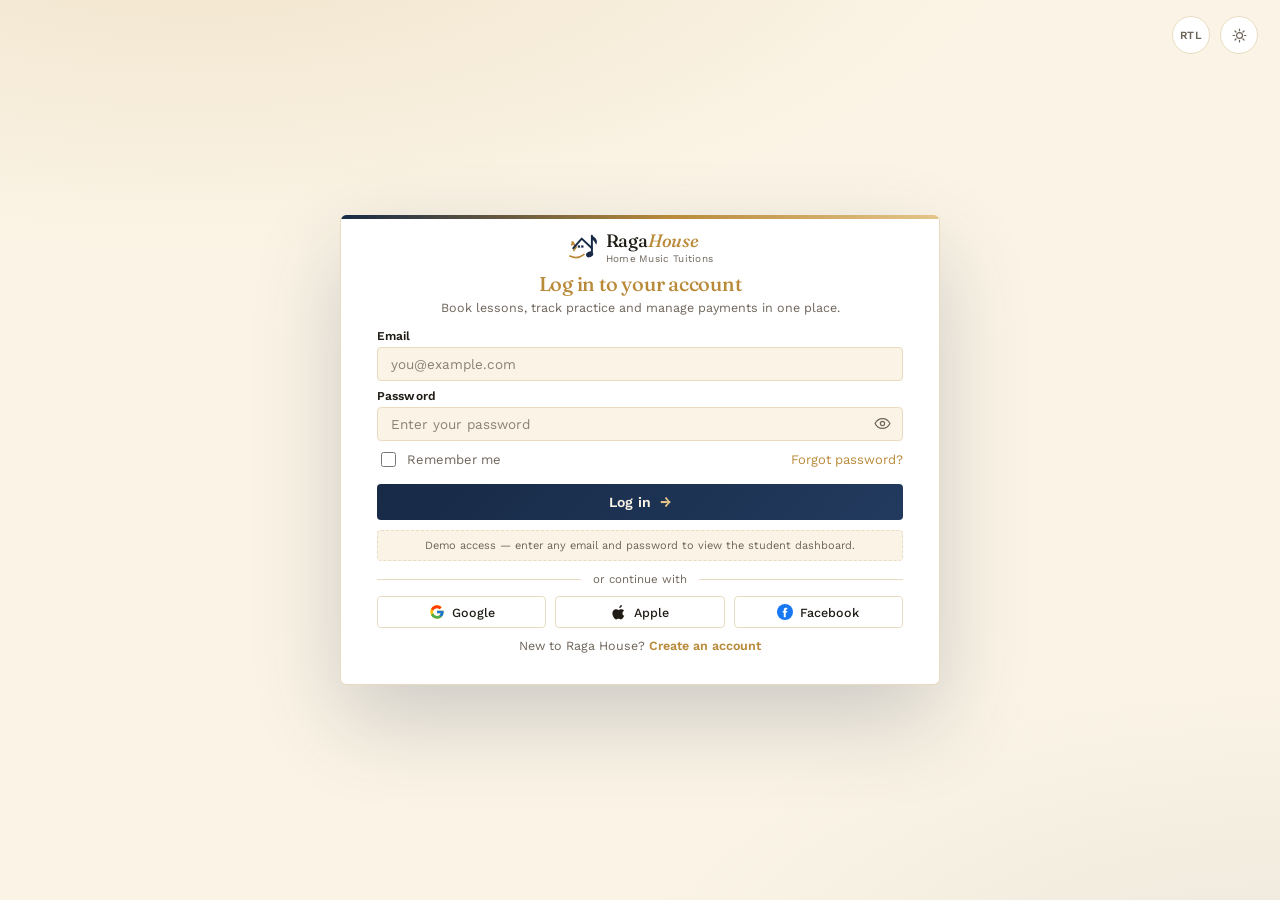
<file: signup/login.html>
<!DOCTYPE html>
<html lang="en" dir="ltr" data-theme="light">
<head>
<meta charset="UTF-8">
<meta name="viewport" content="width=device-width, initial-scale=1.0">
<title>Log In — Raga House</title>
<meta name="description" content="Log in to your Raga House account to manage lessons, practice and payments.">
<link rel="preconnect" href="https://fonts.googleapis.com">
<link rel="preconnect" href="https://fonts.gstatic.com" crossorigin>
<link href="https://fonts.googleapis.com/css2?family=Fraunces:ital,opsz,wght@0,9..144,400;0,9..144,460;0,9..144,500;0,9..144,600;1,9..144,400;1,9..144,500&family=Work+Sans:wght@400;500;600;700&display=swap" rel="stylesheet">
<link rel="stylesheet" href="../home/style.css">
<link rel="stylesheet" href="auth.css">
<link rel="icon" href="data:image/svg+xml,%3Csvg xmlns='http://www.w3.org/2000/svg' viewBox='0 0 120 110'%3E%3Cpath d='M10 82c20 10 38 4 50-6' stroke='%23B98A3A' stroke-width='6' fill='none' stroke-linecap='round'/%3E%3Cpath d='M24 62c7-11 4-22-6-30' stroke='%23B98A3A' stroke-width='6' fill='none' stroke-linecap='round'/%3E%3Cpath d='M15 46c7-2 12-9 9-16-7 2-12 9-9 16z' fill='%23B98A3A'/%3E%3Cpath d='M24 60c7-1 12-7 11-14-7 1-12 7-11 14z' fill='%23B98A3A'/%3E%3Cpath d='M22 54 L52 20 L52 20' stroke='%23172A46' stroke-width='7' fill='none' stroke-linecap='round' stroke-linejoin='round'/%3E%3Cpath d='M52 20 L88 54' stroke='%23172A46' stroke-width='7' fill='none' stroke-linecap='round' stroke-linejoin='round'/%3E%3Cpath d='M88 10 V70' stroke='%23172A46' stroke-width='7' stroke-linecap='round'/%3E%3Cpath d='M88 10c16 7 22 19 15 32-4-11-11-18-15-20z' fill='%23172A46'/%3E%3Cellipse cx='80' cy='76' rx='13' ry='10' fill='%23172A46' transform='rotate(-20 80 76)'/%3E%3Crect x='38' y='44' width='8' height='8' fill='%23172A46'/%3E%3Crect x='50' y='44' width='8' height='8' fill='%23172A46'/%3E%3C/svg%3E">
</head>
<body class="auth-body">

<div class="auth-topbar">
  <button class="btn btn-outline btn-sm" id="dir-toggle" aria-label="Toggle text direction">RTL</button>
  <button class="icon-btn" id="theme-toggle" aria-label="Toggle dark mode">
    <svg class="sun" viewBox="0 0 24 24" fill="none" stroke="currentColor" stroke-width="1.7"><circle cx="12" cy="12" r="4.2"/><path d="M12 3v2.2M12 18.8V21M21 12h-2.2M5.2 12H3M18.4 5.6l-1.5 1.5M7.1 16.9l-1.5 1.5M18.4 18.4l-1.5-1.5M7.1 7.1L5.6 5.6" stroke-linecap="round"/></svg>
    <svg class="moon" viewBox="0 0 24 24" fill="none" stroke="currentColor" stroke-width="1.7"><path d="M20 14.5A8.5 8.5 0 1 1 9.5 4a7 7 0 0 0 10.5 10.5z" stroke-linejoin="round"/></svg>
  </button>
</div>

<div class="auth-shell">
  <div class="auth-card">

    <a href="../home/index.html" class="brand auth-card-logo" aria-label="Raga House — back to home">
      <span class="brand-mark" aria-hidden="true">
        <svg viewBox="0 0 120 110" fill="none">
          <path d="M10 82c20 10 38 4 50-6" stroke="var(--logo-gold)" stroke-width="6" fill="none" stroke-linecap="round"/>
          <path d="M24 62c7-11 4-22-6-30" stroke="var(--logo-gold)" stroke-width="6" fill="none" stroke-linecap="round"/>
          <path d="M15 46c7-2 12-9 9-16-7 2-12 9-9 16z" fill="var(--logo-gold)"/>
          <path d="M24 60c7-1 12-7 11-14-7 1-12 7-11 14z" fill="var(--logo-gold)"/>
          <path d="M22 54 L52 20 L88 54" stroke="var(--logo-ink)" stroke-width="7" fill="none" stroke-linecap="round" stroke-linejoin="round"/>
          <path d="M88 10 V70" stroke="var(--logo-ink)" stroke-width="7" stroke-linecap="round"/>
          <path d="M88 10c16 7 22 19 15 32-4-11-11-18-15-20z" fill="var(--logo-ink)"/>
          <ellipse cx="80" cy="76" rx="13" ry="10" fill="var(--logo-ink)" transform="rotate(-20 80 76)"/>
          <rect x="38" y="44" width="8" height="8" fill="var(--logo-ink)"/>
          <rect x="50" y="44" width="8" height="8" fill="var(--logo-ink)"/>
        </svg>
      </span>
      <span class="logo-text">
        <span class="logo-word">Raga<em>House</em></span>
        <span class="brand-sub">Home Music Tuitions</span>
      </span>
    </a>

    <div class="auth-head">
      <h1>Log in to your account</h1>
      <p>Book lessons, track practice and manage payments in one place.</p>
    </div>

    <form class="auth-form" id="login-form" novalidate>
      <div class="form-row">
        <label for="login-email">Email</label>
        <input id="login-email" type="email" placeholder="you@example.com" autocomplete="email" required>
      </div>

      <div class="form-row pw-field">
        <label for="login-password">Password</label>
        <input id="login-password" type="password" placeholder="Enter your password" autocomplete="current-password" required>
        <button type="button" class="pw-toggle" data-for="login-password" aria-label="Show password">
          <svg class="eye" viewBox="0 0 24 24" fill="none" stroke="currentColor" stroke-width="1.7"><path d="M1.5 12S5 5 12 5s10.5 7 10.5 7-3.5 7-10.5 7S1.5 12 1.5 12z" stroke-linejoin="round"/><circle cx="12" cy="12" r="3"/></svg>
          <svg class="eye-off" viewBox="0 0 24 24" fill="none" stroke="currentColor" stroke-width="1.7"><path d="M3 3l18 18" stroke-linecap="round"/><path d="M10.6 5.1A10.9 10.9 0 0112 5c7 0 10.5 7 10.5 7a13.5 13.5 0 01-3.2 4.1M6.6 6.6C3.4 8.6 1.5 12 1.5 12s3.5 7 10.5 7c1.4 0 2.7-.3 3.9-.7" stroke-linecap="round" stroke-linejoin="round"/><path d="M9.9 10a3 3 0 004.1 4.1" stroke-linecap="round"/></svg>
        </button>
      </div>

      <div class="form-options-row">
        <label class="remember-me"><input type="checkbox"> Remember me</label>
        <a href="#" class="forgot-link">Forgot password?</a>
      </div>

      <button type="submit" class="btn btn-primary">Log in <span class="arrow">→</span></button>
    </form>

    <p class="auth-note">Demo access — enter any email and password to view the student dashboard.</p>

    <div class="auth-divider"><span>or continue with</span></div>

    <div class="social-btns">
      <button type="button" class="social-btn" data-provider="Google">
        <svg viewBox="0 0 48 48"><path fill="#FFC107" d="M43.6 20.5H42V20H24v8h11.3c-1.6 4.7-6.1 8-11.3 8-6.6 0-12-5.4-12-12s5.4-12 12-12c3.1 0 5.8 1.1 8 3l5.7-5.7C34.6 6.1 29.6 4 24 4 12.9 4 4 12.9 4 24s8.9 20 20 20 20-8.9 20-20c0-1.2-.1-2.4-.4-3.5z"/><path fill="#FF3D00" d="M6.3 14.7l6.6 4.8C14.6 15.9 18.9 13 24 13c3.1 0 5.8 1.1 8 3l5.7-5.7C34.6 6.1 29.6 4 24 4c-7.6 0-14.2 4.3-17.7 10.7z"/><path fill="#4CAF50" d="M24 44c5.5 0 10.4-1.9 14.2-5.1l-6.6-5.4C29.6 35.4 26.9 36 24 36c-5.2 0-9.6-3.3-11.3-8l-6.6 5.1C9.7 39.6 16.3 44 24 44z"/><path fill="#1976D2" d="M43.6 20.5H42V20H24v8h11.3c-.8 2.3-2.2 4.2-4.1 5.5l6.6 5.4C41.4 35.9 44 30.4 44 24c0-1.2-.1-2.4-.4-3.5z"/></svg>
        Google
      </button>
      <button type="button" class="social-btn" data-provider="Apple">
        <svg viewBox="0 0 24 24" fill="currentColor"><path d="M16.4 1.6c.1 1.1-.3 2.2-1 3-.7.8-1.9 1.5-3 1.4-.1-1.1.4-2.2 1-3 .8-.9 2-1.5 3-1.4zM19.9 17.4c-.5 1.1-.7 1.6-1.3 2.6-.9 1.4-2.2 3.1-3.7 3.1-1.4 0-1.7-.9-3.5-.9-1.8 0-2.2.9-3.6.9-1.5 0-2.6-1.6-3.6-3-2.4-3.5-2.7-7.5-1.2-9.7 1.1-1.6 2.8-2.5 4.4-2.5 1.7 0 2.7 1 4.1 1 1.3 0 2.1-1 4.1-1 1.4 0 2.9.8 4 2.1-3.5 1.9-2.9 6.9.3 7.4z"/></svg>
        Apple
      </button>
      <button type="button" class="social-btn" data-provider="Facebook">
        <svg viewBox="0 0 24 24"><circle cx="12" cy="12" r="12" fill="#1877F2"/><path fill="#fff" d="M15.1 12.9h-2v7h-2.9v-7H8.6v-2.5h1.6V8.7c0-1.6.8-3 3.2-3h2v2.5h-1.4c-.4 0-.7.3-.7.9v1.3h2.1l-.3 2.5z"/></svg>
        Facebook
      </button>
    </div>

    <p class="auth-foot">New to Raga House? <a href="../signup/signup.html">Create an account</a></p>
  </div>
</div>

<div class="toast" id="toast"></div>

<script src="../home/script.js"></script>
<script src="auth.js"></script>
</body>
</html>
</file>
<file: home/style.css>
:root{
  --ink: #172A46;             
  --ink-hover: #223a5e;
  --ink-contrast: #FBF4E6;

  --gold: #B98A3A;            
  --gold-soft: #E4C588;
  --gold-hover: #A67A2F;

  --bg: #FBF4E6;              
  --surface: #FFFFFF;
  --border: #E8DBC1;
  --text: #201C16;
  --text-soft: #6E655A;

  --logo-ink: #172A46;
  --logo-gold: #B98A3A;

  --radius: 4px;
  --radius-lg: 6px;
  --shadow: 0 24px 60px rgba(23,42,70,.14);
  --shadow-lg: 0 36px 90px rgba(23,42,70,.20);
}

html[data-theme="dark"]{
  --ink: #E4C588;
  --ink-hover: #EFD9A2;
  --ink-contrast: #101B2D;

  --gold: #D8AE5F;
  --gold-soft: #EFD9A2;
  --gold-hover: #E4C588;

  --logo-ink: #FBF4E6;
  --logo-gold: #D8AE5F;

  --bg: #0E1826;
  --surface: #15233A;
  --border: #28374F;
  --text: #F3E9D8;
  --text-soft: #A9B3C4;

  --shadow: 0 24px 60px rgba(0,0,0,.5);
  --shadow-lg: 0 36px 90px rgba(0,0,0,.6);
}

*{ box-sizing: border-box; }
html{ scroll-behavior: smooth; }
body{
  margin:0; background: var(--bg); color: var(--text);
  font-family: 'Work Sans', sans-serif; -webkit-font-smoothing: antialiased;
  transition: background .25s ease, color .25s ease;
}
h1,h2,h3, .logo-word{ font-family: 'Fraunces', serif; font-weight: 480; margin: 0; letter-spacing: -0.012em; }
a{ color: inherit; text-decoration: none; }
ul{ list-style:none; margin:0; padding:0; }
img{ max-width:100%; display:block; }
button{ font-family: inherit; cursor:pointer; }
.wrap{ max-width: 1220px; margin: 0 auto; padding: 0 40px; }
a:focus-visible, button:focus-visible, input:focus-visible, select:focus-visible{
  outline: 2px solid var(--gold); outline-offset: 3px;
}
@media (prefers-reduced-motion: reduce){ *{ animation: none !important; transition: none !important; } }


header.site{ background: var(--bg); border-bottom: 1px solid var(--border); position: sticky; top: 0; z-index: 50; }
header.site .wrap, footer.site .wrap{ max-width: 1320px; }
.nav-row{ display:flex; align-items:center; justify-content:space-between; height: 76px; gap: 40px; }
.brand{ display:flex; align-items:center; gap: 5px; flex: none; }
.brand-mark{ width: 46px; height:42px; flex: none; display:flex; align-items:center; justify-content:center; }
.brand-mark svg{ width:100%; height:100%; }
.brand-text{ line-height:1.2; white-space: nowrap; }
.logo-word{ font-size: 20px; color: var(--logo-ink); white-space: nowrap; }
.logo-word em{ font-style: italic; color: var(--logo-gold); }
.brand-sub{ font-size: 10.5px; color: var(--text-soft); letter-spacing: 0.03em; white-space: nowrap; }

nav.primary{ display:flex; align-items:center; justify-content:center; gap: 34px; flex: 1 1 auto; min-width: 0; }
nav.primary > a{ font-size: 14px; color: var(--text-soft); padding: 6px 2px; position:relative; white-space: nowrap; }
nav.primary > a.active{ color: var(--text); }
nav.primary > a::after{ content:""; position:absolute; left:0; right:0; bottom:-3px; height:1px; background: var(--gold); transform: scaleX(0); transition: transform .2s ease; }
nav.primary > a:hover{ color: var(--text); }
nav.primary > a:hover::after, nav.primary > a.active::after{ transform: scaleX(1); }


.nav-item{ position:relative; padding-bottom: 14px; margin-bottom: -14px; flex: none; }
.nav-item > a{ display:inline-flex; align-items:center; gap: 5px; font-size: 14px; color: var(--text-soft); padding: 6px 2px; position:relative; white-space: nowrap; }
.nav-item > a.active{ color: var(--text); }
.nav-item > a::after{ content:""; position:absolute; left:0; right:0; bottom:-3px; height:1px; background: var(--gold); transform: scaleX(0); transition: transform .2s ease; }
.nav-item:hover > a, .nav-item:focus-within > a{ color: var(--text); }
.nav-item:hover > a::after, .nav-item:focus-within > a::after, .nav-item > a.active::after{ transform: scaleX(1); }
.nav-item .caret{ width: 10px; height: 10px; transition: transform .2s ease; flex: none; }
.nav-item:hover .caret, .nav-item:focus-within .caret, .nav-item.open .caret{ transform: rotate(180deg); }
.dropdown{
  position:absolute; top: 100%; left:50%; transform: translateX(-50%) translateY(4px);
  min-width: 148px; background: var(--surface); border: 1px solid var(--border);
  border-radius: var(--radius); box-shadow: var(--shadow); padding: 6px;
  opacity:0; visibility:hidden; pointer-events:none;
  transition: opacity .16s ease, transform .16s ease; z-index: 60;
}
.nav-item:hover .dropdown, .nav-item:focus-within .dropdown, .nav-item.open .dropdown{
  opacity:1; visibility:visible; pointer-events:auto; transform: translateX(-50%) translateY(0);
}
.dropdown a{ display:block; padding: 9px 14px; font-size: 13.5px; color: var(--text-soft); border-radius: 2px; }
.dropdown a:hover{ background: var(--bg); color: var(--gold); }

.nav-actions{ display:flex; align-items:center; gap: 10px; flex: none; }
.icon-btn{ width: 40px; height: 40px; border-radius: var(--radius); background: var(--surface); border: 1px solid var(--border); display:flex; align-items:center; justify-content:center; color: var(--text-soft); flex:none; transition: border-color .2s ease, color .2s ease; }
.icon-btn:hover{ border-color: var(--ink); color: var(--text); }
.icon-btn svg{ width:15px; height:15px; }
.icon-btn .moon{ display:none; }
html[data-theme="dark"] .icon-btn .sun{ display:none; }
html[data-theme="dark"] .icon-btn .moon{ display:block; }


#dir-toggle{
  width: 44px; height: 40px; padding: 0; flex: none;
  font-size: 11px; font-weight: 500; letter-spacing: .04em;
  border-radius: var(--radius);
}


.desktop-only{ display:inline-flex; }
@media (max-width: 1100px){
  .desktop-only{ display:none !important; }
}

.btn{ display:inline-flex; align-items:center; justify-content:center; gap:8px; border-radius: 2px; padding: 13px 26px; font-size: 13.5px; font-weight: 600; letter-spacing: .01em; border: 1px solid transparent; white-space: nowrap; transition: background .2s ease, color .2s ease, border-color .2s ease, transform .2s ease; }
.btn-primary{ background: var(--ink); color: var(--ink-contrast); }
.btn-primary:hover{ background: var(--ink-hover); }
.btn-sm{ height: 38px; padding: 0 18px; font-size: 13px; }
.btn-sm svg{ width:14px; height:14px; flex: none; }
.btn-outline{ background: var(--surface); color: var(--text); border-color: var(--border); }
.btn-outline:hover{ border-color: var(--gold); color: var(--gold); }
.btn-ghost{ background: rgba(10,15,24,.28); -webkit-backdrop-filter: blur(6px); backdrop-filter: blur(6px); color: #FBF4E6; border-color: rgba(251,244,230,.55); }
.btn-ghost:hover{ background: rgba(10,15,24,.42); border-color: #FBF4E6; }

.menu-toggle{ display:none; width: 38px; height:38px; border-radius: 50%; border: 1px solid var(--border); background: transparent; align-items:center; justify-content:center; }
.menu-toggle svg{ width:17px; height:17px; }
.mobile-panel{
  display:none; flex-direction:column; gap: 2px; padding: 8px 40px 20px;
  border-top: 1px solid var(--border); background: var(--bg);
  /* Overlay the page instead of growing the sticky header, so the hero never shifts */
  position:absolute; top:100%; left:0; right:0; z-index:49;
  max-height: calc(100vh - 77px); max-height: calc(100dvh - 77px); overflow-y:auto;
  box-shadow: 0 18px 40px rgba(23,42,70,.16); border-bottom: 1px solid var(--border);
}
.mobile-panel > a{ padding: 11px 4px; font-size: 15px; color: var(--text); border-bottom: 1px solid var(--border); }
.mobile-panel > a:last-child{ border-bottom: none; }
.mobile-panel > a:hover{ color: var(--gold); }

.mobile-dropdown{ border-bottom: 1px solid var(--border); }
.mobile-dropdown summary{ padding: 11px 4px; font-size: 15px; color: var(--text); list-style:none; display:flex; align-items:center; justify-content:space-between; cursor:pointer; }
.mobile-dropdown summary::-webkit-details-marker{ display:none; }
.mobile-dropdown summary::marker{ content:""; display:none; }
.mobile-dropdown summary::after{
  content:"";
  width:10px; height:10px;
  background-image: url("data:image/svg+xml,%3Csvg xmlns='http://www.w3.org/2000/svg' viewBox='0 0 24 24' fill='none' stroke='%236E655A' stroke-width='2' stroke-linecap='round' stroke-linejoin='round'%3E%3Cpath d='M6 9l6 6 6-6'/%3E%3C/svg%3E");
  background-size: contain; background-repeat: no-repeat; background-position: center;
  transition: transform .18s ease; flex: none;
}
html[data-theme="dark"] .mobile-dropdown summary::after{
  background-image: url("data:image/svg+xml,%3Csvg xmlns='http://www.w3.org/2000/svg' viewBox='0 0 24 24' fill='none' stroke='%23A9B3C4' stroke-width='2' stroke-linecap='round' stroke-linejoin='round'%3E%3Cpath d='M6 9l6 6 6-6'/%3E%3C/svg%3E");
}
.mobile-dropdown[open] summary::after{ transform: rotate(180deg); }
.mobile-dropdown a{ display:block; padding: 10px 4px 10px 18px; font-size: 14px; color: var(--text-soft); }
.mobile-dropdown a:hover{ color: var(--gold); }
.mobile-dropdown a:last-child{ padding-bottom: 14px; }


.mobile-panel .mobile-signup-btn{
  display:flex; align-items:center; justify-content:center; gap:8px;
  width:100%; margin-top:14px; padding:13px 18px; height:auto;
  border-bottom:none; border-radius: var(--radius);
  background: var(--ink); color: var(--ink-contrast);
}
.mobile-panel .mobile-signup-btn:hover{ background: var(--ink-hover); color: var(--ink-contrast); }


.hero{ position: relative; }
.hero-frame{ position: relative; height: 88vh; min-height: 560px; max-height: 820px; overflow: hidden; }
.hero-frame img{ width:100%; height:100%; object-fit: cover; object-position: center 30%; }
.hero-frame::before{ content:""; position:absolute; inset:0; background: rgba(10,15,24,.32); }
.hero-frame::after{ content:""; position:absolute; inset:0; background: linear-gradient(180deg, rgba(10,15,24,.30) 0%, rgba(10,15,24,.55) 30%, rgba(10,15,24,.86) 62%, rgba(10,15,24,.94) 100%); }
.hero-copy{ position:absolute; inset-inline-start:0; inset-inline-end:0; bottom: 0; padding: 0 0 76px; color: #FBF4E6; text-align: center; z-index: 2; }
.hero-copy .wrap{ max-width: 780px; display:flex; flex-direction:column; align-items:center; }
.eyebrow-note{ display:inline-flex; align-items:center; gap:9px; font-size: 13px; font-weight:500; color: #F3E9D8; margin-bottom: 22px; text-shadow: 0 2px 14px rgba(0,0,0,.55); }
.eyebrow-note .dot{ width:6px; height:6px; border-radius:50%; background: var(--gold-soft); flex:none; }
.hero h1{ font-size: clamp(38px, 5.4vw, 66px); line-height: 1.06; color: #FBF4E6; max-width: 15ch; font-weight: 460; margin-inline: auto; text-shadow: 0 4px 24px rgba(0,0,0,.55); }
.hero h1 em{ font-style: italic; color: var(--gold-soft); }
.hero p.lead{ margin: 22px auto 0; font-size: 17.5px; line-height: 1.62; color: #F3F5F9; max-width: 46ch; text-shadow: 0 2px 16px rgba(0,0,0,.6); }
.hero-ctas{ margin-top: 32px; display:flex; align-items:center; justify-content:center; gap: 22px; flex-wrap: wrap; }
.link-under{ font-size: 14.5px; color: #FBF4E6; border-bottom: 1px solid rgba(251,244,230,.5); padding-bottom: 2px; display:inline-flex; align-items:center; gap:6px; text-shadow: 0 2px 14px rgba(0,0,0,.55); }
.link-under:hover{ border-color: var(--gold-soft); color: var(--gold-soft); }
.link-under svg{ width:14px; height:14px; }
[dir="rtl"] .link-under svg{ transform: scaleX(-1); }


.stats-float-wrap{ position: relative; z-index: 3; }
.stats-float{
  position: relative; margin-top: -46px; background: var(--surface);
  border: 1px solid var(--border); border-radius: var(--radius-lg);
  box-shadow: var(--shadow-lg); display:grid; grid-template-columns: repeat(4,1fr);
}
.stat{ padding: 30px 26px; border-inline-start: 1px solid var(--border); }
.stat:first-child{ border-inline-start:none; }
.stat .num{ font-family:'Fraunces', serif; font-size: clamp(23px,2.4vw,28px); color: var(--text); }
.stat .lbl{ margin-top: 6px; font-size: 12.5px; color: var(--text-soft); line-height:1.4; }


.section{ padding: 84px 0 80px; }
.section-head{ max-width: 620px; margin-bottom: 44px; }
.section-head.center{ margin-left:auto; margin-right:auto; text-align:center; }
.section-head .eyebrow{ display:block; font-size: 13px; color: var(--gold); margin-bottom: 18px; font-family:'Fraunces', serif; font-style: italic; }
.section-head h2{ font-size: clamp(30px, 3.4vw, 44px); line-height: 1.12; font-weight: 460; }
.section-head p{ margin-top: 18px; font-size: 16.5px; color: var(--text-soft); line-height: 1.68; }



.legal-hero{ padding: 64px 0 40px; text-align:center; border-bottom: 1px solid var(--border); }
.legal-hero .eyebrow{ display:block; font-size: 13px; color: var(--gold); margin-bottom: 16px; font-family:'Fraunces', serif; font-style: italic; }
.legal-hero h1{ font-size: clamp(32px, 4vw, 48px); line-height: 1.12; font-weight: 460; margin-bottom: 14px; }
.legal-hero p{ color: var(--text-soft); font-size: 16px; }
.legal-hero .updated{ margin-top: 10px; font-size: 13px; color: var(--text-soft); }

.legal-content{ max-width: 760px; margin: 0 auto; padding: 56px 0 80px; }
.legal-content h2{ font-size: 24px; font-weight: 500; margin-top: 44px; margin-bottom: 14px; }
.legal-content h2:first-child{ margin-top: 0; }
.legal-content h3{ font-size: 17px; font-weight: 600; font-family:'Work Sans', sans-serif; margin-top: 24px; margin-bottom: 8px; }
.legal-content p{ font-size: 15.5px; line-height: 1.75; color: var(--text-soft); margin: 0 0 16px; }
.legal-content ul, .legal-content ol{ margin: 0 0 16px; padding-left: 22px; }
.legal-content ul{ list-style: disc; }
.legal-content ol{ list-style: decimal; }
.legal-content li{ font-size: 15.5px; line-height: 1.75; color: var(--text-soft); margin-bottom: 8px; }
.legal-content li strong, .legal-content p strong{ color: var(--text); font-weight: 600; }
.legal-content a{ color: var(--gold); text-decoration: underline; text-underline-offset: 2px; }
.legal-content a:hover{ color: var(--gold-hover); }
.legal-toc{ background: var(--surface); border: 1px solid var(--border); border-radius: var(--radius); padding: 22px 26px; margin-bottom: 8px; }
.legal-toc p{ margin: 0 0 10px; font-size: 13px; text-transform: uppercase; letter-spacing: .06em; color: var(--text-soft); }
.legal-toc ol{ margin: 0; padding-left: 20px; columns: 2; column-gap: 28px; }
.legal-toc li{ margin-bottom: 6px; font-size: 14.5px; }
.legal-toc a{ color: var(--text); text-decoration: none; }
.legal-toc a:hover{ color: var(--gold); }
@media (max-width: 640px){
  .legal-toc ol{ columns: 1; }
}

.instruments-grid{ display:grid; grid-template-columns: repeat(4, 1fr); gap: 2px; background: var(--border); }
.inst-card{ position:relative; aspect-ratio: 3/4.3; overflow:hidden; background: var(--surface); transition: box-shadow .3s ease, transform .3s ease; }
.inst-card:hover{ transform: translateY(-6px); box-shadow: var(--shadow-lg); z-index: 1; }
.inst-card img{ width:100%; height:100%; object-fit: cover; transition: transform .6s cubic-bezier(.2,.7,.2,1); }
.inst-card:hover img{ transform: scale(1.045); }
.inst-card::after{ content:""; position:absolute; inset:0; background: linear-gradient(0deg, rgba(14,20,32,.82) 0%, rgba(14,20,32,0) 46%); }
.inst-tag{ position:absolute; top:20px; inset-inline-start:20px; z-index:2; font-size:11.5px; font-weight:600; color: #F3E9D8; letter-spacing:.02em; }
.inst-name{ position:absolute; inset-inline-start:22px; bottom:22px; inset-inline-end:22px; z-index:2; }
.inst-name h3{ font-size: 24px; color: #FBF4E6; font-weight: 460; }
.inst-name h3 em{ font-style: italic; color: var(--gold-soft); }
.inst-name p{ margin-top: 6px; font-size: 13px; color: #C9D2E0; line-height: 1.5; max-width: 26ch; }


.teacher-grid{ display:grid; grid-template-columns: repeat(3, 1fr); gap: 30px; align-items: stretch; }
.teacher-card{ background: var(--surface); border: 1px solid var(--border); border-radius: var(--radius-lg); overflow:hidden; display:flex; flex-direction:column; transition: transform .3s ease, box-shadow .3s ease, border-color .3s ease; }
.teacher-card:hover{ transform: translateY(-6px); box-shadow: var(--shadow); border-color: var(--gold); }
.teacher-card:hover .teacher-photo img{ transform: scale(1.045); }
.teacher-photo img{ transition: transform .6s cubic-bezier(.2,.7,.2,1); }
.teacher-photo{ position:relative; aspect-ratio: 4/3.3; overflow:hidden; }
.teacher-photo img{ width:100%; height:100%; object-fit:cover; }
.teacher-photo .teacher-tag{ position:absolute; top:16px; inset-inline-start:16px; background: rgba(14,20,32,.78); color:#F3E9D8; font-size:11.5px; font-weight:600; padding: 6px 12px; border-radius: 2px; letter-spacing:.01em; }
.teacher-body{ padding: 26px 26px 30px; display:flex; flex-direction:column; flex:1; }
.teacher-body h3{ font-size: 21px; font-weight: 460; }
.teacher-role{ font-size: 12.5px; color: var(--gold); font-weight:600; margin-top: 5px; letter-spacing:.01em; }
.teacher-bio{
  margin-top: 14px; font-size: 14.5px; color: var(--text-soft); line-height: 1.65;
  display: -webkit-box; -webkit-box-orient: vertical;  overflow: hidden;
  min-height: calc(1.65em * 3);
}
.teacher-tags{ margin-top: 16px; display:flex; flex-wrap:wrap; align-items:flex-start; gap: 8px; min-height: 32px; }
.teacher-tags span{ font-size: 11.5px; color: var(--text-soft); border: 1px solid var(--border); padding: 5px 11px; border-radius: 999px; }
.teacher-quote{
  margin-top: 18px; padding-top: 18px; border-top: 1px solid var(--border);
  font-family:'Fraunces', serif; font-style: italic; font-size: 15px; color: var(--text);
  line-height: 1.55; flex:1; align-self:flex-end; width:100%;
}



.difference-section {
  padding: 72px 0;
  background: var(--bg);
}

.difference-grid {
  display: grid;
  grid-template-columns: 0.9fr 1.1fr;
  gap: 58px;
  align-items: center;
}




.difference-image {
  position: relative;
  width: 100%;
  aspect-ratio: 1 / 0.9;
  overflow: hidden;
  background: var(--surface);
  border-radius: var(--radius-lg);
}

.difference-image img {
  width: 100%;
  height: 100%;
  object-fit: cover;
  display: block;
  transition: transform 0.6s ease;
}

.difference-image:hover img {
  transform: scale(1.02);
}

.difference-image::after {
  content: "";
  position: absolute;
  inset: 0;
  background: linear-gradient(
    180deg,
    rgba(14,20,32,0) 45%,
    rgba(14,20,32,.7) 100%
  );
  pointer-events: none;
}




.difference-image-caption {
  position: absolute;
  left: 26px;
  bottom: 22px;
  z-index: 2;
  color: #FBF4E6;
}

.difference-image-caption span {
  display: block;
  font-family: 'Fraunces', serif;
  font-size: 23px;
  font-style: italic;
}

.difference-image-caption small {
  display: block;
  margin-top: 5px;
  font-size: 10px;
  font-weight: 600;
  letter-spacing: .14em;
  color: var(--gold-soft);
}




.difference-content {
  max-width: 650px;
}

.difference-content .eyebrow {
  display: block;
  margin-bottom: 14px;
  font-family: 'Fraunces', serif;
  font-size: 13px;
  font-style: italic;
  color: var(--gold);
}

.difference-content h2 {
  margin: 0;
  font-family: 'Fraunces', serif;
  font-size: clamp(32px, 3.5vw, 46px);
  line-height: 1.08;
  font-weight: 460;
  color: var(--text);
}

.difference-content h2 em {
  display: block;
  font-style: italic;
  color: var(--gold);
}




.difference-intro {
  margin-top: 20px;
  font-size: 15.5px;
  line-height: 1.65;
  color: var(--text);
}

.difference-text {
  margin-top: 12px;
  font-size: 14px;
  line-height: 1.65;
  color: var(--text-soft);
}




.difference-points {
  display: grid;
  grid-template-columns: repeat(3, 1fr);
  margin-top: 28px;
  border-top: 1px solid var(--border);
  border-bottom: 1px solid var(--border);
}

.difference-point {
  display: block;
  padding: 18px 18px 20px;
  border-inline-start: 1px solid var(--border);
}

.difference-point:first-child {
  border-inline-start: none;
}

.difference-number {
  display: flex;
  align-items: center;
  justify-content: center;

  width: 38px;
  height: 38px;

  margin-bottom: 14px;

  border-radius: 50%;
  background: var(--ink);
  color: var(--ink-contrast);

  font-family: 'Fraunces', serif;
  font-size: 14px;
  font-style: italic;
}

.difference-point h3 {
  margin: 0;
  font-family: 'Fraunces', serif;
  font-size: 15.5px;
  line-height: 1.3;
  font-weight: 500;
  color: var(--text);
}

.difference-point p {
  margin-top: 6px;
  font-size: 12.5px;
  line-height: 1.5;
  color: var(--text-soft);
}




@media (max-width: 980px) {

  .difference-section {
    padding: 64px 0;
  }

  .difference-grid {
    grid-template-columns: 1fr;
    gap: 40px;
  }

  .difference-image {
    max-width: 650px;
  }

  .difference-content {
    max-width: 720px;
  }

}




@media (max-width: 640px) {

  .difference-section {
    padding: 56px 0;
  }

  .difference-grid {
    gap: 32px;
  }

  .difference-image {
    aspect-ratio: 1 / .85;
  }

  .difference-image-caption {
    left: 20px;
    bottom: 18px;
  }

  .difference-image-caption span {
    font-size: 20px;
  }

  .difference-content h2 {
    font-size: 34px;
  }

  .difference-intro {
    font-size: 15px;
  }

  .difference-points {
    grid-template-columns: 1fr;
  }

  .difference-point {
    border-inline-start: none;
    border-top: 1px solid var(--border);
  }

  .difference-point:first-child {
    border-top: none;
  }

} 

.story-section{ background: var(--bg); }

.story-grid{
  display: grid;
  grid-template-columns: 1.05fr 0.95fr;
  gap: 58px;
  align-items: center;
}

.story-content{ max-width: 560px; }

.story-content .eyebrow{
  display: block; margin-bottom: 14px; font-family: 'Fraunces', serif;
  font-size: 13px; font-style: italic; color: var(--gold);
}

.story-content h2{
  margin: 0; font-family: 'Fraunces', serif; font-size: clamp(32px, 3.5vw, 46px);
  line-height: 1.08; font-weight: 460; color: var(--text);
}

.story-content h2 em{ font-style: italic; color: var(--gold); }

.story-intro{ margin-top: 20px; font-size: 15.5px; line-height: 1.65; color: var(--text); }

.story-text{ margin-top: 12px; font-size: 14px; line-height: 1.65; color: var(--text-soft); }

.story-image{
  position: relative; width: 100%; aspect-ratio: 1 / 0.9; overflow: hidden;
  background: var(--surface); border-radius: var(--radius-lg);
}

.story-image img{
  width: 100%; height: 100%; object-fit: cover; display: block;
  transition: transform .6s ease;
}

.story-image:hover img{ transform: scale(1.02); }

.story-image::after{
  content: ""; position: absolute; inset: 0;
  background: linear-gradient(180deg, rgba(14,20,32,0) 45%, rgba(14,20,32,.7) 100%);
  pointer-events: none;
}

.story-image-caption{ position: absolute; left: 26px; bottom: 22px; z-index: 2; color: #FBF4E6; }

.story-image-caption span{ display: block; font-family: 'Fraunces', serif; font-size: 23px; font-style: italic; }

.story-image-caption small{
  display: block; margin-top: 5px; font-size: 10px; font-weight: 600;
  letter-spacing: .14em; color: var(--gold-soft);
}

@media (max-width: 980px){
  .story-grid{ grid-template-columns: 1fr; gap: 34px; }
  .story-content{ max-width: none; order: 2; }
  .story-image{ order: 1; aspect-ratio: 16/10; }
}


.testimonial-section{ background: var(--surface); border-top: 1px solid var(--border); border-bottom: 1px solid var(--border); }
.testimonial-grid{ display:grid; grid-template-columns: repeat(3, 1fr); gap: 24px; align-items: stretch; }
.testimonial-card{
  display:flex; flex-direction:column; background: var(--bg); border: 1px solid var(--border);
  border-radius: var(--radius-lg); padding: 32px 28px;
  transition: transform .3s ease, box-shadow .3s ease, border-color .3s ease;
}
.testimonial-card:hover{ transform: translateY(-6px); box-shadow: var(--shadow); border-color: var(--gold); }
.testimonial-card svg.quote{ width: 24px; height: 24px; color: var(--gold); margin-bottom: 18px; flex:none; }
.testimonial-card blockquote{
  margin:0; flex:1; font-family:'Fraunces', serif; font-size: 16.5px; line-height: 1.6;
  font-weight: 440; color: var(--text); font-style: italic;
}
.testimonial-stars{ margin-top: 20px; color: var(--gold); font-size: 13px; letter-spacing: 2px; }
.testimonial-card cite{
  display:block; margin-top: 8px; padding-top: 14px; border-top: 1px solid var(--border);
  font-style: normal; font-size: 14px; font-weight: 600; color: var(--text);
}
.testimonial-card cite span{ display:block; margin-top: 3px; font-size: 12.5px; font-weight: 400; color: var(--text-soft); }
.trial-section{ position: relative; overflow:hidden; }
.trial-section .bg-photo{ position:absolute; inset:0; }
.trial-section .bg-photo img{ width:100%; height:100%; object-fit:cover; }
.trial-section .bg-photo::after{ content:""; position:absolute; inset:0; background: linear-gradient(180deg, rgba(14,20,32,.90) 0%, rgba(14,20,32,.80) 100%); }
.trial-section .wrap{ position:relative; z-index:1; }
.trial-head{ max-width: 640px; margin: 0 auto 52px; text-align:center; }
.trial-head .eyebrow{ color: var(--gold-soft); }
.trial-head h2{ font-size: clamp(30px, 3.4vw, 44px); color: #FBF4E6; font-weight: 460; }
.trial-head p{ margin-top: 16px; font-size: 16.5px; color: #C9D2E0; line-height: 1.65; }

.trial-form{ max-width: 620px; margin: 0 auto; background: var(--surface); border-radius: var(--radius-lg); padding: 44px; box-shadow: var(--shadow-lg); }
.form-row{ margin-bottom: 18px; }
.form-row label{ display:block; font-size: 12.5px; color: var(--text-soft); margin-bottom: 8px; letter-spacing:.01em; }
.form-row input, .form-row select{ width: 100%; padding: 13px 15px; border-radius: 2px; border: 1px solid var(--border); background: var(--bg); font-size: 14.5px; font-family: inherit; color: var(--text); }
.form-row input:focus, .form-row select:focus{ border-color: var(--gold); }
.form-two{ display:grid; grid-template-columns: 1fr 1fr; gap: 14px; }
.trial-form .btn{ width: 100%; margin-top: 10px; padding: 15px; }
.form-fine{ margin-top: 15px; font-size: 12.5px; color: var(--text-soft); text-align:center; }


footer.site{ background: var(--bg); color: var(--text); border-top: 1px solid var(--border); padding: 76px 0 0; }
.footer-grid{ display:grid; grid-template-columns: 1.6fr 1fr 1fr 1fr 1fr; gap: 40px; padding-bottom: 60px; }
.footer-brand .brand{ margin-bottom: 18px; }
footer.site .logo-word{ color: var(--logo-ink); }
footer.site .logo-word em{ color: var(--logo-gold); }
footer.site .brand-sub{ color: var(--text-soft); }
.footer-desc{ font-size: 14.5px; color: var(--text-soft); line-height: 1.65; max-width: 34ch; }
.socials{ display:flex; gap: 10px; margin-top: 22px; }
.socials a{ width: 36px; height: 36px; border-radius: 50%; border: 1px solid var(--border); display:flex; align-items:center; justify-content:center; color: var(--text-soft); }
.socials a:hover{ border-color: var(--gold); color: var(--gold); }
.socials svg{ width:14px; height:14px; }
.footer-col h4{ font-family: 'Work Sans', sans-serif; font-size: 13.5px; font-weight: 600; margin-bottom: 20px; color: var(--text); letter-spacing:.01em; }
.footer-col ul{ display:flex; flex-direction:column; gap: 13px; }
.footer-col a{ font-size: 14.5px; color: var(--text-soft); }
.footer-col a:hover{ color: var(--gold); }
.footer-col li.contact-line{ display:flex; align-items:flex-start; gap: 10px; font-size: 14.5px; color: var(--text-soft); }
.footer-col li.contact-line svg{ width:15px; height:15px; color: var(--gold); flex:none; margin-top:2px; }
.footer-bottom{
  border-top: 1px solid var(--border); margin-top: 20px; padding-top: 22px; padding-bottom: 44px;
  display:flex; flex-wrap:wrap; justify-content:space-between; align-items:center;
  gap: 12px; font-size: 12.5px; line-height: 1.4; color: var(--text-soft);
}
.footer-bottom > *{ margin:0; line-height: 1.4; }
.footer-bottom-links{ display:flex; align-items:center; gap: 20px; }
.footer-bottom a{ display:inline-flex; align-items:center; color: var(--text-soft); line-height: 1.4; }
.footer-bottom a:hover{ color: var(--gold); }


@media (max-width: 1180px){
  nav.primary{ gap: 20px; }
  nav.primary > a, .nav-item > a{ font-size: 13.5px; }
  header.site .brand-sub{ display:none; }
}
@media (max-width: 1100px){
  nav.primary{ display:none; }
  .menu-toggle{ display:flex; order: 99; }
  .mobile-panel.open{ display:flex; }
  
  .nav-actions{ gap: 8px; }
}
@media (max-width: 980px){
  .hero-frame{ height: 74vh; }
  .stats-float{ grid-template-columns: repeat(2,1fr); }
  .stat:nth-child(3){ border-inline-start:none; }
  .stat{ padding: 22px 20px; }
  .instruments-grid{ grid-template-columns: repeat(2,1fr); }
  .teacher-grid{ grid-template-columns: 1fr 1fr; }
  .testimonial-grid{ grid-template-columns: 1fr 1fr; }
  .steps{ grid-template-columns: 1fr 1fr; row-gap: 20px; }
  .steps::before{ display:none; }
  .section{ padding: 64px 0; }
  .form-two{ grid-template-columns: 1fr; }
  .footer-grid{ grid-template-columns: 1fr 1fr; row-gap: 40px; }
}
@media (max-width: 640px){
  .wrap{ padding: 0 22px; }
  .hero-copy{ padding-bottom: 56px; }
  .stats-float{ margin-top: -30px; grid-template-columns: repeat(2,1fr); }
  .instruments-grid{ grid-template-columns: 1fr 1fr; }
  .inst-name h3{ font-size: 19px; }
  .teacher-grid{ grid-template-columns: 1fr; }
  .testimonial-grid{ grid-template-columns: 1fr; }
  .steps{ grid-template-columns: 1fr; }
  .trial-form{ padding: 28px; }

  .mobile-panel{ text-align:center; padding-inline: 22px; }
  .mobile-panel > a{ text-align:center; }
  .mobile-dropdown summary{ justify-content:center; gap:10px; }
  .mobile-dropdown a{ text-align:center; padding-left: 4px; }

  .footer-grid{ grid-template-columns: 1fr; text-align:center; }
  .footer-brand{ display:flex; flex-direction:column; align-items:center; }
  .footer-brand .brand{ flex-direction:column; }
  .footer-desc{ max-width:none; }
  .socials{ justify-content:center; }
  .footer-col ul{ align-items:center; }
  .footer-col li.contact-line{ justify-content:center; }
  .footer-bottom{ flex-direction:column; gap:12px; align-items:center; justify-content:center; text-align:center; }
  .footer-bottom-links{ justify-content:center; }
}
</file>
<file: additional/status.css>
body.status-body{ height: 100vh; overflow: hidden; background: var(--bg); position: relative; }


.status-topbar{
  position: fixed; top: 16px; right: 16px; z-index: 50;
  display:flex; align-items:center; gap: 10px;
}


.status-shell{
  height: 100vh; display:flex; flex-direction:column; align-items:center; justify-content:center;
  text-align:center; padding: 12px 24px; max-width: 620px; margin: 0 auto; position: relative; z-index: 2;
  box-sizing: border-box;
}

.status-logo{ display:inline-flex; align-items:center; gap: 5px; margin-bottom: clamp(10px, 2.5vh, 24px); flex: none; }
.status-logo .brand-mark{ width: 30px; height: 28px; }
.status-logo .logo-text{ display:flex; flex-direction:column; line-height: 1.15; text-align: left; }
.status-logo .logo-word{ font-size: 16px; }
.status-logo .brand-sub{ display:block; margin-top: 1px; font-size: 9px; color: var(--text-soft); letter-spacing: .03em; white-space: nowrap; }


.status-illustration{ width: clamp(110px, 18vh, 190px); margin: 0 auto clamp(8px, 2vh, 22px); position: relative; flex: none; }
.status-illustration svg{ width:100%; height:auto; }


.status-ghost{
  position:absolute; top: 50%; left: 50%; transform: translate(-50%,-50%); z-index:-1;
  font-family:'Fraunces', serif; font-size: clamp(90px, 16vh, 180px); font-weight: 600; color: var(--gold-soft);
  opacity: .55; white-space: nowrap; line-height:1; pointer-events:none;
}
html[data-theme="dark"] .status-ghost{ opacity: .28; }

.status-badge{
  display:inline-flex; align-items:center; gap: 7px; font-size: 12px; font-weight: 600; letter-spacing: .04em;
  padding: 6px 14px; border-radius: 999px; background: var(--gold-soft); color: #5B4318; margin-bottom: clamp(8px, 2vh, 18px); flex:none;
}
html[data-theme="dark"] .status-badge{ color: #2A1F0B; }
.status-badge .dot{ width: 7px; height:7px; border-radius:50%; background: var(--gold); }

.status-shell h1{ font-size: clamp(20px, 3.4vh, 32px); font-weight: 480; line-height: 1.25; flex: none; }
.status-shell p.status-sub{ margin-top: clamp(6px, 1.4vh, 14px); font-size: clamp(12.5px, 1.9vh, 15px); color: var(--text-soft); line-height: 1.6; max-width: 460px; flex: none; }

.status-actions{ display:flex; gap: 12px; flex-wrap: wrap; justify-content:center; margin-top: clamp(14px, 2.6vh, 28px); flex: none; }

.status-links{ display:flex; gap: 20px; flex-wrap:wrap; justify-content:center; margin-top: clamp(14px, 2.6vh, 30px); padding-top: clamp(12px, 2vh, 22px); border-top: 1px solid var(--border); width: 100%; flex: none; }
.status-links a{ font-size: 12.5px; color: var(--text-soft); }
.status-links a:hover{ color: var(--gold); }


.notify-form{ display:flex; gap: 10px; margin-top: clamp(14px, 2.6vh, 26px); width: 100%; max-width: 400px; flex-wrap: wrap; justify-content:center; flex: none; }
.notify-form input{
  flex: 1 1 220px; padding: 12px 16px; border-radius: 2px; border: 1px solid var(--border);
  background: var(--surface); font-size: 14px; font-family: inherit; color: var(--text);
}
.notify-form input:focus{ border-color: var(--gold); }
.notify-form button{ flex: 0 0 auto; }


.build-meter{ display:flex; align-items:center; gap: 10px; margin-top: clamp(12px, 2.4vh, 26px); width: 100%; max-width: 320px; flex: none; }
.build-track{ flex:1; height: 6px; border-radius: 999px; background: var(--border); overflow:hidden; }
.build-fill{ height:100%; width: 64%; border-radius: 999px; background: var(--gold); }
.build-meter span{ font-size: 12px; color: var(--text-soft); flex:none; }


.metronome-arm{ transform-origin: 100px 150px; animation: tick 1.6s ease-in-out infinite alternate; }
@keyframes tick{ from{ transform: rotate(-16deg); } to{ transform: rotate(16deg); } }


.toast{
  position: fixed; bottom: 28px; left: 50%; transform: translateX(-50%) translateY(20px);
  background: var(--ink); color: var(--ink-contrast); padding: 13px 22px; border-radius: var(--radius);
  font-size: 13.5px; box-shadow: var(--shadow-lg); opacity:0; pointer-events:none;
  transition: opacity .2s ease, transform .2s ease; z-index: 200;
}
.toast.show{ opacity:1; transform: translateX(-50%) translateY(0); }


@media (max-width: 480px){
  .status-topbar{ top: 12px; right: 12px; }
  .status-actions{ flex-direction:column; width:100%; max-width: 280px; }
  .status-actions .btn{ width:100%; }
  .notify-form{ flex-direction:column; }
  .notify-form button{ width:100%; }
  .status-links{ gap: 12px 16px; }
}
@media (max-height: 620px){
  .status-logo, .status-illustration, .status-badge{ margin-bottom: 6px; }
  .status-shell p.status-sub{ display: -webkit-box;  -webkit-box-orient: vertical; overflow: hidden; }
  .build-meter{ display:none; }
}
</file>
<file: contact/contact.css>
:root{
  --ink: #172A46;             
  --ink-hover: #223a5e;
  --ink-contrast: #FBF4E6;

  --gold: #B98A3A;            
  --gold-soft: #E4C588;
  --gold-hover: #A67A2F;

  --bg: #FBF4E6;              
  --surface: #FFFFFF;
  --border: #E8DBC1;
  --text: #201C16;
  --text-soft: #6E655A;

  --logo-ink: #172A46;
  --logo-gold: #B98A3A;

  --radius: 4px;
  --radius-lg: 6px;
  --shadow: 0 24px 60px rgba(23,42,70,.14);
  --shadow-lg: 0 36px 90px rgba(23,42,70,.20);
}

html[data-theme="dark"]{
  --ink: #E4C588;
  --ink-hover: #EFD9A2;
  --ink-contrast: #101B2D;

  --gold: #D8AE5F;
  --gold-soft: #EFD9A2;
  --gold-hover: #E4C588;

  --logo-ink: #FBF4E6;
  --logo-gold: #D8AE5F;

  --bg: #0E1826;
  --surface: #15233A;
  --border: #28374F;
  --text: #F3E9D8;
  --text-soft: #A9B3C4;

  --shadow: 0 24px 60px rgba(0,0,0,.5);
  --shadow-lg: 0 36px 90px rgba(0,0,0,.6);
}

*{ box-sizing: border-box; }
html{ scroll-behavior: smooth; }
body{
  margin:0; background: var(--bg); color: var(--text);
  font-family: 'Work Sans', sans-serif; -webkit-font-smoothing: antialiased;
  transition: background .25s ease, color .25s ease;
}
h1,h2,h3, .logo-word{ font-family: 'Fraunces', serif; font-weight: 480; margin: 0; letter-spacing: -0.012em; }
a{ color: inherit; text-decoration: none; }
ul{ list-style:none; margin:0; padding:0; }
img{ max-width:100%; display:block; }
button{ font-family: inherit; cursor:pointer; }
.wrap{ max-width: 1220px; margin: 0 auto; padding: 0 40px; }
a:focus-visible, button:focus-visible, input:focus-visible, select:focus-visible{
  outline: 2px solid var(--gold); outline-offset: 3px;
}
@media (prefers-reduced-motion: reduce){ *{ animation: none !important; transition: none !important; } }


header.site{ background: var(--bg); border-bottom: 1px solid var(--border); position: sticky; top: 0; z-index: 50; }
.nav-row{ display:flex; align-items:center; justify-content:space-between; height: 76px; gap: 20px; }
.brand{ display:flex; align-items:center; gap: 12px; flex: none; }
.brand-mark{ width: 46px; height:42px; flex: none; display:flex; align-items:center; justify-content:center; }
.brand-mark svg{ width:100%; height:100%; }
.brand-text{ line-height:1.2; white-space: nowrap; }
.logo-word{ font-size: 20px; color: var(--logo-ink); white-space: nowrap; }
.logo-word em{ font-style: italic; color: var(--logo-gold); }
.brand-sub{ font-size: 10.5px; color: var(--text-soft); letter-spacing: 0.03em; white-space: nowrap; }

nav.primary{ display:flex; align-items:center; justify-content:center; gap: 34px; flex: 1 1 auto; min-width: 0; }
nav.primary > a{ font-size: 14px; color: var(--text-soft); padding: 6px 2px; position:relative; white-space: nowrap; }
nav.primary > a.active{ color: var(--text); }
nav.primary > a::after{ content:""; position:absolute; left:0; right:0; bottom:-3px; height:1px; background: var(--gold); transform: scaleX(0); transition: transform .2s ease; }
nav.primary > a:hover{ color: var(--text); }
nav.primary > a:hover::after, nav.primary > a.active::after{ transform: scaleX(1); }


.nav-item{ position:relative; padding-bottom: 14px; margin-bottom: -14px; flex: none; }
.nav-item > a{ display:inline-flex; align-items:center; gap: 5px; font-size: 14px; color: var(--text-soft); padding: 6px 2px; position:relative; white-space: nowrap; }
.nav-item > a.active{ color: var(--text); }
.nav-item > a::after{ content:""; position:absolute; left:0; right:0; bottom:-3px; height:1px; background: var(--gold); transform: scaleX(0); transition: transform .2s ease; }
.nav-item:hover > a, .nav-item:focus-within > a{ color: var(--text); }
.nav-item:hover > a::after, .nav-item:focus-within > a::after, .nav-item > a.active::after{ transform: scaleX(1); }
.nav-item .caret{ width: 10px; height: 10px; transition: transform .2s ease; flex: none; }
.nav-item:hover .caret, .nav-item:focus-within .caret{ transform: rotate(180deg); }
.dropdown{
  position:absolute; top: 100%; left:50%; transform: translateX(-50%) translateY(4px);
  min-width: 148px; background: var(--surface); border: 1px solid var(--border);
  border-radius: var(--radius); box-shadow: var(--shadow); padding: 6px;
  opacity:0; visibility:hidden; pointer-events:none;
  transition: opacity .16s ease, transform .16s ease; z-index: 60;
}
.nav-item:hover .dropdown, .nav-item:focus-within .dropdown{
  opacity:1; visibility:visible; pointer-events:auto; transform: translateX(-50%) translateY(0);
}
.dropdown a{ display:block; padding: 9px 14px; font-size: 13.5px; color: var(--text-soft); border-radius: 2px; }
.dropdown a:hover{ background: var(--bg); color: var(--gold); }

.nav-actions{ display:flex; align-items:center; gap: 12px; flex: none; }
.icon-btn{ width: 40px; height: 40px; border-radius: var(--radius); background: var(--surface); border: 1px solid var(--border); display:flex; align-items:center; justify-content:center; color: var(--text-soft); flex:none; transition: border-color .2s ease, color .2s ease; }
.icon-btn:hover{ border-color: var(--ink); color: var(--text); }
.icon-btn svg{ width:15px; height:15px; }
.icon-btn .moon{ display:none; }
html[data-theme="dark"] .icon-btn .sun{ display:none; }
html[data-theme="dark"] .icon-btn .moon{ display:block; }

.btn{ display:inline-flex; align-items:center; justify-content:center; gap:8px; border-radius: 2px; padding: 13px 26px; font-size: 13.5px; font-weight: 600; letter-spacing: .01em; border: 1px solid transparent; white-space: nowrap; transition: background .2s ease, color .2s ease, border-color .2s ease, transform .2s ease; }
.btn-primary{ background: var(--ink); color: var(--ink-contrast); }
.btn-primary:hover{ background: var(--ink-hover); }
.btn-sm{ height: 38px; padding: 0 18px; font-size: 13px; }
.btn-sm svg{ width:14px; height:14px; flex: none; }
.btn-outline{ background: var(--surface); color: var(--text); border-color: var(--border); }
.btn-outline:hover{ border-color: var(--gold); color: var(--gold); }
.btn-ghost{ background: rgba(10,15,24,.28); -webkit-backdrop-filter: blur(6px); backdrop-filter: blur(6px); color: #FBF4E6; border-color: rgba(251,244,230,.55); }
.btn-ghost:hover{ background: rgba(10,15,24,.42); border-color: #FBF4E6; }

.menu-toggle{ display:none; width: 38px; height:38px; border-radius: 50%; border: 1px solid var(--border); background: transparent; align-items:center; justify-content:center; }
.menu-toggle svg{ width:17px; height:17px; }
.mobile-panel{ display:none; flex-direction:column; gap: 2px; padding: 8px 40px 20px; border-top: 1px solid var(--border); background: var(--bg); }
.mobile-panel > a{ padding: 11px 4px; font-size: 15px; color: var(--text); border-bottom: 1px solid var(--border); }
.mobile-panel > a:last-child{ border-bottom: none; }
.mobile-panel > a:hover{ color: var(--gold); }

.mobile-dropdown{ border-bottom: 1px solid var(--border); }
.mobile-dropdown summary{ padding: 11px 4px; font-size: 15px; color: var(--text); list-style:none; display:flex; align-items:center; justify-content:space-between; cursor:pointer; }
.mobile-dropdown summary::-webkit-details-marker{ display:none; }
.mobile-dropdown summary::after{ content:""; width:9px; height:9px; border-inline-end: 1.6px solid var(--text-soft); border-bottom: 1.6px solid var(--text-soft); transform: rotate(45deg); transition: transform .18s ease; margin-inline-end:4px; }
.mobile-dropdown[open] summary::after{ transform: rotate(225deg); }
.mobile-dropdown a{ display:block; padding: 10px 4px 10px 18px; font-size: 14px; color: var(--text-soft); }
.mobile-dropdown a:hover{ color: var(--gold); }
.mobile-dropdown a:last-child{ padding-bottom: 14px; }


.page-hero{ position:relative; overflow:hidden; padding: 84px 0 80px; }
.page-hero .bg-photo{ position:absolute; inset:0; z-index:0; }
.page-hero .bg-photo img{ width:100%; height:100%; object-fit:cover; display:block; }
.page-hero .bg-photo::after{ content:""; position:absolute; inset:0; background: linear-gradient(180deg, rgba(14,20,32,.82) 0%, rgba(14,20,32,.9) 100%); }
.page-hero .wrap{ position:relative; z-index:2; }
.page-hero-inner{ max-width: 680px; margin: 0 auto; text-align: center; }
.eyebrow-note{ display:inline-flex; align-items:center; gap:9px; font-size: 13px; font-weight:500; color:#F3E9D8; margin-bottom: 20px; }
.eyebrow-note .dot{ width:6px; height:6px; border-radius:50%; background: var(--gold-soft); flex:none; }
.page-hero h1{ font-size: clamp(34px, 4.6vw, 54px); line-height: 1.08; color:#FBF4E6; max-width: 17ch; font-weight: 460; margin: 0 auto; }
.page-hero h1 em{ font-style: italic; color: var(--gold-soft); }
.page-hero .lead{ margin: 18px auto 0; font-size: 16.5px; line-height: 1.65; color:#C9D2E0; max-width: 52ch; }

.hero-chips{ margin-top: 28px; display:flex; flex-wrap:wrap; justify-content:center; gap: 12px; }
.hero-chip{ display:inline-flex; align-items:center; gap: 8px; font-size: 13px; font-weight: 500; color:#F3E9D8; background: rgba(251,244,230,.08); border: 1px solid rgba(251,244,230,.22); padding: 9px 16px; border-radius: 999px; }
.hero-chip svg{ width: 14px; height:14px; color: var(--gold-soft); flex:none; }
.hero-chip a{ color: inherit; }
.hero-chip a:hover{ color: var(--gold-soft); }

.hero-ctas{ margin-top: 32px; display:flex; align-items:center; justify-content:center; gap: 16px; flex-wrap: wrap; }
.hero-ctas .btn-ghost{ border-color: rgba(251,244,230,.4); }
.link-under{ font-size: 14.5px; color: #FBF4E6; border-bottom: 1px solid rgba(251,244,230,.5); padding-bottom: 2px; display:inline-flex; align-items:center; gap:6px; }
.link-under:hover{ border-color: var(--gold-soft); color: var(--gold-soft); }
.link-under svg{ width:14px; height:14px; }
[dir="rtl"] .link-under svg{ transform: scaleX(-1); }


.stats-float-wrap{ position: relative; z-index: 3; }
.stats-float{
  position: relative; margin-top: -46px; background: var(--surface);
  border: 1px solid var(--border); border-radius: var(--radius-lg);
  box-shadow: var(--shadow-lg); display:grid; grid-template-columns: repeat(4,1fr);
}
.stat{ padding: 30px 26px; border-inline-start: 1px solid var(--border); }
.stat:first-child{ border-inline-start:none; }
.stat .num{ font-family:'Fraunces', serif; font-size: clamp(23px,2.4vw,28px); color: var(--text); }
.stat .lbl{ margin-top: 6px; font-size: 12.5px; color: var(--text-soft); line-height:1.4; }


.section{ padding: 84px 0 80px; }
.section-head{ max-width: 620px; margin-bottom: 44px; }
.section-head.center{ margin-left:auto; margin-right:auto; text-align:center; }
.section-head .eyebrow{ display:block; font-size: 13px; color: var(--gold); margin-bottom: 18px; font-family:'Fraunces', serif; font-style: italic; }
.section-head h2{ font-size: clamp(30px, 3.4vw, 44px); line-height: 1.12; font-weight: 460; }
.section-head p{ margin-top: 18px; font-size: 16.5px; color: var(--text-soft); line-height: 1.68; }


.contact-grid{ display:grid; grid-template-columns: .95fr 1.05fr; gap: 48px; align-items:stretch; }
.contact-form-card{ background: var(--surface); border: 1px solid var(--border); border-radius: var(--radius-lg); padding: 42px; box-shadow: var(--shadow); display:flex; flex-direction:column; }
.contact-form-card h2{ font-size: 23px; font-weight: 460; }
.contact-form-card > p{ margin-top: 8px; font-size: 13.5px; color: var(--text-soft); line-height:1.6; }
.contact-form{ margin-top: 28px; }
.form-row{ margin-bottom: 18px; }
.form-row label{ display:block; font-size: 12.5px; color: var(--text-soft); margin-bottom: 8px; letter-spacing:.01em; }
.form-row input, .form-row select{ width: 100%; padding: 13px 15px; border-radius: 2px; border: 1px solid var(--border); background: var(--bg); font-size: 14.5px; font-family: inherit; color: var(--text); }
.form-row input:focus, .form-row select:focus{ border-color: var(--gold); outline:none; }
.form-row textarea{ width:100%; padding: 13px 15px; border-radius: 2px; border: 1px solid var(--border); background: var(--bg); font-size: 14.5px; font-family: inherit; color: var(--text); resize: vertical; min-height: 108px; }
.form-row textarea:focus{ border-color: var(--gold); outline:none; }
.form-two{ display:grid; grid-template-columns: 1fr 1fr; gap: 14px; }
.contact-form .btn{ width: 100%; margin-top: 10px; padding: 15px; }
.form-fine{ margin-top: 15px; font-size: 12.5px; color: var(--text-soft); text-align:center; }

.contact-info-card{ background: var(--surface); border: 1px solid var(--border); border-radius: var(--radius-lg); padding: 32px; display:flex; flex-direction:column; justify-content:space-between; gap: 24px; }
.contact-info-card h3{ font-size: 16.5px; font-weight: 460; }
.contact-info-list{ margin-top: 20px; display:flex; flex-direction:column; gap: 17px; }
.contact-info-list .contact-line{ display:flex; align-items:flex-start; gap: 12px; font-size: 13.8px; color: var(--text-soft); line-height:1.5; }
.contact-info-list .contact-line strong{ display:block; color: var(--text); font-size: 13.5px; font-weight:600; margin-bottom: 2px; }
.contact-info-list svg{ width:17px; height:17px; color: var(--gold); flex:none; margin-top:2px; }
.info-highlights{ padding-top: 24px; border-top: 1px solid var(--border); }
.info-highlights h4{ font-size: 13px; font-weight: 600; color: var(--text); margin-bottom: 14px; }
.info-highlights ul{ display:flex; flex-direction:column; gap: 11px; }
.info-highlights li{ display:flex; align-items:flex-start; gap: 10px; font-size: 13.5px; color: var(--text-soft); line-height:1.5; }
.info-highlights svg{ width:15px; height:15px; color: var(--gold); flex:none; margin-top:3px; }
.areas-chips{ padding-top: 20px; border-top: 1px solid var(--border); display:flex; flex-wrap:wrap; gap: 8px; align-content:flex-start; }
.areas-chips span{ font-size: 12px; color: var(--text-soft); border: 1px solid var(--border); padding: 6px 13px; border-radius: 999px; }

.map-frame{ border-radius: var(--radius-lg); overflow:hidden; border: 1px solid var(--border); aspect-ratio: 16/12; background: var(--surface); position:relative; }
.map-frame-full{ margin-top: 40px; aspect-ratio: 21/8; }
.map-frame iframe{ width:100%; height:100%; border:0; display:block; }
html[data-theme="dark"] .map-frame iframe{ filter: invert(92%) hue-rotate(180deg) contrast(88%); }
.map-overlay{ position:absolute; inset:0; z-index:2; display:flex; align-items:center; justify-content:center; background: rgba(23,42,70,.06); cursor:pointer; transition: background .2s ease; }
.map-overlay:hover{ background: rgba(23,42,70,.1); }
.map-overlay span{ background: var(--surface); border: 1px solid var(--border); border-radius: 999px; padding: 9px 18px; font-size: 12.5px; font-weight:600; color: var(--text); box-shadow: var(--shadow); }
.map-frame.active .map-overlay{ display:none; }

.contact-steps{ margin-top: 84px; display:grid; grid-template-columns: repeat(3,1fr); gap: 30px; }
.contact-step{ text-align:center; padding: 0 12px; }
.contact-step .step-num{ display:inline-flex; align-items:center; justify-content:center; width: 40px; height:40px; border-radius:50%; border: 1px solid var(--gold); color: var(--gold); font-family:'Fraunces', serif; font-size: 16px; margin-bottom: 16px; }
.contact-step h4{ font-size: 15.5px; font-weight:600; }
.contact-step p{ margin-top: 8px; font-size: 13.5px; color: var(--text-soft); line-height:1.6; }


.cta-band{ position:relative; overflow:hidden; padding: 72px 0; text-align:center; }
.cta-band .bg-photo{ position:absolute; inset:0; z-index:0; }
.cta-band .bg-photo img{ width:100%; height:100%; object-fit:cover; display:block; }
.cta-band .bg-photo::after{ content:""; position:absolute; inset:0; background: linear-gradient(180deg, rgba(14,20,32,.80) 0%, rgba(14,20,32,.88) 100%); }
.cta-band .wrap{ position:relative; z-index:2; }
.cta-band-inner{ max-width: 620px; margin: 0 auto; }
.cta-band .eyebrow-note{ justify-content:center; }
.cta-band h2{ font-size: clamp(28px, 3.4vw, 40px); line-height: 1.16; color:#FBF4E6; font-weight: 460; }
.cta-band h2 em{ font-style: italic; color: var(--gold-soft); }
.cta-band p{ margin-top: 16px; font-size: 15.5px; line-height: 1.65; color:#C9D2E0; }
.cta-band-ctas{ margin-top: 30px; display:flex; align-items:center; justify-content:center; gap: 16px; flex-wrap: wrap; }
.cta-band-ctas .btn-ghost{ border-color: rgba(251,244,230,.4); }


footer.site{ background: var(--bg); color: var(--text); border-top: 1px solid var(--border); padding: 76px 0 0; }
.footer-grid{ display:grid; grid-template-columns: 1.6fr 1fr 1fr 1fr; gap: 40px; padding-bottom: 60px; }
.footer-brand .brand{ margin-bottom: 18px; }
footer.site .logo-word{ color: var(--logo-ink); }
footer.site .logo-word em{ color: var(--logo-gold); }
footer.site .brand-sub{ color: var(--text-soft); }
.footer-desc{ font-size: 14.5px; color: var(--text-soft); line-height: 1.65; max-width: 34ch; }
.socials{ display:flex; gap: 10px; margin-top: 22px; }
.socials a{ width: 36px; height: 36px; border-radius: 50%; border: 1px solid var(--border); display:flex; align-items:center; justify-content:center; color: var(--text-soft); }
.socials a:hover{ border-color: var(--gold); color: var(--gold); }
.socials svg{ width:14px; height:14px; }
.footer-col h4{ font-family: 'Work Sans', sans-serif; font-size: 13.5px; font-weight: 600; margin-bottom: 20px; color: var(--text); letter-spacing:.01em; }
.footer-col ul{ display:flex; flex-direction:column; gap: 13px; }
.footer-col a{ font-size: 14.5px; color: var(--text-soft); }
.footer-col a:hover{ color: var(--gold); }
.footer-col li.contact-line{ display:flex; align-items:flex-start; gap: 10px; font-size: 14.5px; color: var(--text-soft); }
.footer-col li.contact-line svg{ width:15px; height:15px; color: var(--gold); flex:none; margin-top:2px; }
.footer-bottom{
  border-top: 1px solid var(--border); margin-top: 20px; padding: 22px 0 44px;
  display:flex; flex-wrap:wrap; justify-content:space-between; align-items:center;
  gap: 12px; font-size: 12.5px; line-height: 1.4; color: var(--text-soft);
}
.footer-bottom-links{ display:flex; align-items:center; gap: 20px; }
.footer-bottom a{ color: var(--text-soft); line-height: 1.4; }
.footer-bottom a:hover{ color: var(--gold); }


@media (max-width: 1180px){
  nav.primary{ gap: 20px; }
  nav.primary > a, .nav-item > a{ font-size: 13.5px; }
  .brand-sub{ display:none; }
}
@media (max-width: 980px){
  nav.primary{ display:none; }
  .menu-toggle{ display:flex; order: 99; }
  .mobile-panel.open{ display:flex; }
  .nav-actions{ gap: 8px; }
  .stats-float{ grid-template-columns: repeat(2,1fr); }
  .stat:nth-child(3){ border-inline-start:none; }
  .stat{ padding: 22px 20px; }
  .section{ padding: 64px 0; }
  .form-two{ grid-template-columns: 1fr; }
  .contact-grid{ grid-template-columns: 1fr; gap: 34px; }
  .contact-form-card{ padding: 30px; }
  .map-frame-full{ aspect-ratio: 16/11; }
  .contact-steps{ grid-template-columns: 1fr; gap: 26px; }
  .footer-grid{ grid-template-columns: 1fr 1fr; row-gap: 40px; }
}
@media (max-width: 640px){
  .wrap{ padding: 0 22px; }
  .page-hero{ padding: 96px 0 72px; }
  .cta-band{ padding: 68px 0; }
  .stats-float{ margin-top: -30px; grid-template-columns: repeat(2,1fr); }
  .contact-form-card{ padding: 26px; }
  .contact-info-card{ padding: 26px; }
  .footer-grid{ grid-template-columns: 1fr; }
  .footer-bottom{ flex-direction:column; gap:12px; align-items:flex-start; }
}
@media (max-width: 400px){
  .nav-actions .btn-sm .btn-label{ display:none; }
  .nav-actions .btn-sm{ padding: 9px 12px; }
}
</file>
<file: dashboard/dashboard.css>
:root{
  --sidebar-w: 258px;
  --topbar-h: 68px;
  --rust: #B65C43;
  --rust-soft: #F1DCD4;
  --success: #4C7A5B;
  --success-soft: #DCE9DF;
}
html[data-theme="dark"]{
  --rust: #E08A72;
  --rust-soft: #3A241F;
  --success: #7FB894;
  --success-soft: #1D3226;
}

body.dashboard-body{ min-height: 100vh; overflow: hidden; }


.dash-app{ display:flex; flex-direction:column; height: 100vh; }

.dash-topbar{
  height: var(--topbar-h); flex: none; display:flex; align-items:center; justify-content:space-between;
  padding: 0 26px; background: var(--surface); border-bottom: 1px solid var(--border); position: relative; z-index: 40;
}
.topbar-left{ display:flex; align-items:center; gap: 14px; min-width:0; flex: 1 1 auto; }
.topbar-right{ display:flex; align-items:center; gap: 10px; flex: none; }

.sidebar-toggle{ display:none; }

.dash-topbar .dash-brand{
  display:flex; align-items:center !important; gap: 5px; min-width:0;
  height: auto !important; padding: 0 !important; margin: 0 !important;
}
.dash-topbar .dash-brand .brand-mark{ width: 36px; height: 33px; flex: none; }
.dash-topbar .dash-brand .brand-text{
  min-width:0; overflow:hidden; line-height: normal !important;
}
.dash-topbar .dash-brand .logo-word{
  font-size: 17px; white-space:nowrap; overflow:hidden; text-overflow:ellipsis; display:block;
  line-height: 1.2 !important; margin:0 !important; padding:0 !important;
}
.dash-topbar .dash-brand .brand-sub{
  font-size: 9.5px; white-space:nowrap; overflow:hidden; text-overflow:ellipsis; display:block;
  line-height: 1.3 !important; margin:0 !important; padding:0 !important;
}


.notif-wrap, .profile-wrap{ position: relative; }
.notif-btn{ position: relative; }
.notif-badge{
  position:absolute; top: 6px; inset-inline-end: 6px; min-width: 15px; height: 15px; padding: 0 3px;
  border-radius: 999px; background: var(--rust); color: #FBF4E6; font-size: 9.5px; font-weight: 700;
  display:flex; align-items:center; justify-content:center; line-height:1; border: 1.5px solid var(--surface);
}
.notif-dropdown, .profile-dropdown{
  position:absolute; top: calc(100% + 10px); inset-inline-end: 0; width: 340px; background: var(--surface);
  border: 1px solid var(--border); border-radius: var(--radius-lg); box-shadow: var(--shadow-lg);
  opacity:0; visibility:hidden; transform: translateY(4px); transition: opacity .16s ease, transform .16s ease;
  z-index: 60;
}
.notif-dropdown.open, .profile-dropdown.open{ opacity:1; visibility:visible; transform: translateY(0); }
.dropdown-head{ display:flex; align-items:center; justify-content:space-between; padding: 16px 18px 12px; border-bottom: 1px solid var(--border); }
.dropdown-head h4{ font-family:'Fraunces', serif; font-weight:500; font-size: 15px; margin:0; }
.text-link{ background:none; border:none; font-size: 12.5px; color: var(--gold); padding:0; }
.text-link:hover{ color: var(--gold-hover); }
.notif-list{ max-height: 320px; overflow-y:auto; padding: 6px; }
.notif-item{ display:flex; gap: 10px; align-items:flex-start; padding: 11px 10px; border-radius: var(--radius); }
.notif-item:hover{ background: var(--bg); }
.notif-item p{ margin:0; font-size: 13.5px; color: var(--text); line-height:1.5; }
.notif-item span{ display:block; margin-top: 4px; font-size: 11.5px; color: var(--text-soft); }
.notif-dot{ width: 7px; height:7px; border-radius:50%; background: transparent; margin-top: 6px; flex: none; }
.notif-item.unread .notif-dot{ background: var(--gold); }
.dropdown-foot{ padding: 10px 18px 14px; text-align:center; border-top: 1px solid var(--border); }
.dropdown-foot a{ font-size: 12.5px; color: var(--gold); }


.profile-btn{ display:flex; align-items:center; gap: 9px; background:none; border: 1px solid transparent; padding: 5px 6px 5px 5px; border-radius: 999px; }
.profile-btn:hover{ border-color: var(--border); }
.avatar{
  width: 34px; height: 34px; border-radius:50%; background: var(--ink); color: var(--ink-contrast);
  display:flex; align-items:center; justify-content:center; font-size: 12.5px; font-weight: 700; flex:none;
  font-family:'Work Sans', sans-serif; letter-spacing: .01em;
}
.avatar.lg{ width: 46px; height:46px; font-size: 15px; }
.profile-name{ font-size: 13.5px; color: var(--text); font-weight: 500; }
.profile-btn .caret{ width: 11px; height:11px; color: var(--text-soft); flex:none; }
.profile-dropdown-head{ display:flex; align-items:center; gap: 12px; padding: 16px 18px; border-bottom: 1px solid var(--border); }
.profile-dropdown-head strong{ display:block; font-size: 14.5px; font-weight: 600; color: var(--text); }
.profile-dropdown-head small{ display:block; margin-top: 2px; font-size: 12px; color: var(--text-soft); }
.profile-link{
  display:flex; align-items:center; gap:10px; width:100%; text-align: start; background:none; border:none;
  padding: 11px 18px; font-size: 13.5px; color: var(--text); font-family:inherit; cursor:pointer;
}
.profile-link:hover{ background: var(--bg); color: var(--gold); }
.profile-link svg{ width:15px; height:15px; color: var(--text-soft); flex:none; }
.profile-link:hover svg{ color: var(--gold); }
.profile-link.logout-link{ border-top: 1px solid var(--border); color: var(--rust); }
.profile-link.logout-link svg{ color: var(--rust); }
.profile-link.logout-link:hover{ background: var(--rust-soft); color: var(--rust); }


.dash-body{ flex: 1; display:flex; min-height:0; }


.dash-sidebar{
  width: var(--sidebar-w); flex: none; background: var(--surface); border-inline-end: 1px solid var(--border);
  display:flex; flex-direction:column; padding: 18px 14px; overflow-y:auto;
}
.dash-nav{ display:flex; flex-direction:column; gap: 3px; }
.dash-nav-item{
  display:flex; align-items:center; gap: 12px; padding: 11px 13px; border-radius: var(--radius); font-size: 14px;
  color: var(--text-soft); font-weight: 500; border: none; background:none; width:100%; text-align: start;
  font-family: inherit; cursor:pointer;
}
.dash-nav-item svg{ width: 18px; height:18px; flex:none; color: var(--text-soft); }
.dash-nav-item:hover{ background: var(--bg); color: var(--text); }
.dash-nav-item:hover svg{ color: var(--text); }
.dash-nav-item.active{ background: var(--ink); color: var(--ink-contrast); }
.dash-nav-item.active svg{ color: var(--ink-contrast); }
.sidebar-footer{ border-top: 1px solid var(--border); padding-top: 14px; margin-top: 24px; }
.logout-item{ color: var(--rust); }
.logout-item svg{ color: var(--rust); }
.logout-item:hover{ background: var(--rust-soft); color: var(--rust); }
.logout-item:hover svg{ color: var(--rust); }

.sidebar-scrim{ display:none; }


.dash-main{ flex: 1; overflow-y: auto; padding: 34px 40px 60px; min-width: 0; }
.dash-page-head{ margin-bottom: 30px; max-width: 720px; }
.dash-page-head .eyebrow{ display:block; font-size: 12.5px; color: var(--gold); font-family:'Fraunces', serif; font-style: italic; margin-bottom: 10px; }
.dash-page-head h1{ font-size: clamp(24px, 2.6vw, 32px); font-weight: 480; }
.dash-page-head p{ margin-top: 10px; font-size: 14.5px; color: var(--text-soft); line-height: 1.6; }

.dash-panel{ display:none; }
.dash-panel.active{ display:block; animation: panel-in .28s ease; }
@keyframes panel-in{ from{ opacity:0; transform: translateY(6px);} to{ opacity:1; transform:none; } }


.card{ background: var(--surface); border: 1px solid var(--border); border-radius: var(--radius-lg); }
.card-pad{ padding: 26px; }

.metrics-row{ display:grid; grid-template-columns: repeat(4, 1fr); gap: 18px; margin-bottom: 30px; }
.metric-card{ padding: 22px 22px; }
.metric-card .metric-lbl{ font-size: 12px; color: var(--text-soft); letter-spacing: .01em; }
.metric-card .metric-num{ margin-top: 10px; font-family:'Fraunces', serif; font-size: 27px; color: var(--text); font-weight: 480; }
.metric-card .metric-sub{ margin-top: 6px; font-size: 12.5px; color: var(--text-soft); }
.metric-card .metric-sub em{ font-style:normal; color: var(--gold); font-weight:600; }

.two-col{ display:grid; grid-template-columns: 1.15fr 0.85fr; gap: 22px; align-items:start; }

.section-title-row{ display:flex; align-items:baseline; justify-content:space-between; gap: 14px; margin-bottom: 16px; }
.section-title-row h2{ font-size: 18px; font-weight: 520; font-family:'Fraunces', serif; }
.section-title-row a, .section-title-row button.link-btn{ font-size: 12.5px; color: var(--gold); background:none; border:none; font-family:inherit; padding:0; cursor:pointer; }
.section-title-row a:hover, .section-title-row button.link-btn:hover{ color: var(--gold-hover); }

.badge{ display:inline-flex; align-items:center; gap:5px; font-size: 11.5px; font-weight: 600; padding: 5px 11px; border-radius: 999px; letter-spacing: .01em; }
.badge-gold{ background: var(--gold-soft); color: #5B4318; }
html[data-theme="dark"] .badge-gold{ color: #2A1F0B; }
.badge-success{ background: var(--success-soft); color: var(--success); }
.badge-rust{ background: var(--rust-soft); color: var(--rust); }
.badge-muted{ background: var(--bg); color: var(--text-soft); border: 1px solid var(--border); }

.btn-xs{ height: 34px; padding: 0 16px; font-size: 12.5px; border-radius: var(--radius); }


.upcoming-card{ display:flex; flex-direction:column; gap: 16px; }
.upcoming-top{ display:flex; align-items:flex-start; justify-content:space-between; gap: 12px; }
.upcoming-instrument{ font-family:'Fraunces', serif; font-style: italic; font-size: 13px; color: var(--gold); }
.upcoming-when{ margin-top: 6px; font-size: 21px; font-family:'Fraunces', serif; font-weight: 480; color: var(--text); }
.upcoming-meta{ margin-top: 4px; font-size: 13.5px; color: var(--text-soft); }
.upcoming-teacher{ display:flex; align-items:center; gap: 10px; margin-top: 6px; padding-top: 16px; border-top: 1px solid var(--border); }
.upcoming-teacher .avatar{ background: var(--gold); color: var(--ink-contrast); }
.upcoming-teacher strong{ display:block; font-size: 13.5px; font-weight:600; }
.upcoming-teacher span{ font-size: 12px; color: var(--text-soft); }
.upcoming-actions{ display:flex; gap: 10px; }

.note-quote{ font-family:'Fraunces', serif; font-style: italic; font-size: 15px; line-height: 1.6; color: var(--text); }
.note-meta{ display:flex; align-items:center; gap:8px; margin-top: 14px; padding-top: 14px; border-top: 1px solid var(--border); font-size: 12px; color: var(--text-soft); }
.note-meta strong{ color: var(--text); font-weight:600; }

.mini-check-list{ display:flex; flex-direction:column; gap: 2px; }
.mini-check-item{ display:flex; align-items:center; gap: 12px; padding: 12px 4px; border-bottom: 1px solid var(--border); font-size: 13.5px; }
.mini-check-item:last-child{ border-bottom:none; }
.mini-check-item .chk{ width:17px; height:17px; border-radius: 4px; border: 1.5px solid var(--border); flex:none; display:flex; align-items:center; justify-content:center; cursor:pointer; background: var(--surface); }
.mini-check-item .chk svg{ width:11px; height:11px; opacity:0; color: var(--ink-contrast); }
.mini-check-item.done .chk{ background: var(--ink); border-color: var(--ink); }
.mini-check-item.done .chk svg{ opacity:1; }
.mini-check-item.done span.task-label{ color: var(--text-soft); text-decoration: line-through; }
.mini-check-item .task-due{ margin-inline-start:auto; font-size: 11.5px; color: var(--text-soft); flex:none; }


.filter-bar{ display:flex; flex-wrap:wrap; gap: 14px; align-items:flex-end; margin-bottom: 24px; }
.filter-field{ display:flex; flex-direction:column; gap: 6px; }
.filter-field label{ font-size: 12px; color: var(--text-soft); }
.filter-field select{ padding: 10px 14px; border-radius: var(--radius); border: 1px solid var(--border); background: var(--surface); color: var(--text); font-family:inherit; font-size: 13.5px; min-width: 190px; }
.filter-note{ font-size: 12.5px; color: var(--text-soft); margin-inline-start: auto; align-self:center; }

.slot-table-wrap{ overflow-x:auto; border: 1px solid var(--border); border-radius: var(--radius-lg); background: var(--surface); }
.slot-table{ width:100%; border-collapse: collapse; min-width: 720px; }
.slot-table th{ padding: 13px 10px; font-size: 12px; font-weight: 600; color: var(--text-soft); border-bottom: 1px solid var(--border); text-align:center; background: var(--bg); }
.slot-table th:first-child{ text-align: start; padding-inline-start: 16px; }
.slot-table td{ padding: 8px; border-bottom: 1px solid var(--border); text-align:center; vertical-align: middle; }
.slot-table tr:last-child td{ border-bottom:none; }
.slot-table td.time-col{ text-align:start; padding-inline-start: 16px; font-size: 13px; color: var(--text-soft); font-weight: 500; white-space: nowrap; }
.slot-btn{
  width: 100%; min-height: 52px; border-radius: var(--radius); border: 1.5px dashed var(--border); background: transparent;
  color: var(--text-soft); font-size: 11.5px; font-family: inherit; cursor:pointer; display:flex; flex-direction:column;
  align-items:center; justify-content:center; gap:2px; transition: border-color .15s ease, background .15s ease;
}
.slot-btn:hover{ border-color: var(--gold); color: var(--gold); }
.slot-btn.unavailable{ border-style: solid; background: var(--bg); color: var(--border); cursor:not-allowed; opacity: .6; }
.slot-btn.unavailable:hover{ border-color: var(--border); color: var(--border); }
.slot-btn.booked-you{ border-style: solid; border-color: var(--ink); background: var(--ink); color: var(--ink-contrast); font-weight:600; }
.slot-btn.booked-you:hover{ border-color: var(--rust); background: var(--rust); color: #fff; }
.slot-btn .slot-name{ font-weight:600; }

.current-slot-card{ display:flex; align-items:center; justify-content:space-between; gap: 16px; margin-top: 24px; flex-wrap:wrap; }
.current-slot-card .cs-label{ font-size: 12px; color: var(--text-soft); margin-bottom:6px; }
.current-slot-card .cs-value{ font-family:'Fraunces', serif; font-size: 18px; }


.tab-row{ display:flex; gap: 6px; margin-bottom: 22px; background: var(--bg); border: 1px solid var(--border); border-radius: var(--radius); padding: 4px; width: fit-content; }
.tab-btn{ padding: 8px 18px; border-radius: 4px; border:none; background:none; font-size: 13px; font-weight: 500; color: var(--text-soft); font-family: inherit; cursor:pointer; }
.tab-btn.active{ background: var(--surface); color: var(--text); box-shadow: 0 1px 3px rgba(0,0,0,.08); }

.session-list{ display:flex; flex-direction:column; gap: 12px; }
.session-row{ display:flex; align-items:center; gap: 18px; padding: 18px 22px; flex-wrap: wrap; }
.session-date{ width: 68px; flex:none; text-align:center; border-inline-end: 1px solid var(--border); padding-inline-end: 16px; }
.session-date .d-num{ font-family:'Fraunces', serif; font-size: 22px; color: var(--text); }
.session-date .d-mon{ font-size: 11px; color: var(--text-soft); text-transform: uppercase; letter-spacing: .04em; }
.session-info{ flex: 1; min-width: 180px; }
.session-info strong{ display:block; font-size: 14.5px; font-weight:600; }
.session-info span{ display:block; margin-top: 3px; font-size: 12.5px; color: var(--text-soft); }
.session-actions{ display:flex; gap: 8px; flex:none; }


.skills-grid{ display:grid; grid-template-columns: repeat(2, 1fr); gap: 18px 30px; margin-bottom: 30px; }
.skill-item .skill-top{ display:flex; justify-content:space-between; font-size: 13.5px; margin-bottom: 8px; }
.skill-item .skill-top span:last-child{ color: var(--gold); font-weight:600; }
.skill-track{ height: 7px; border-radius: 999px; background: var(--border); overflow:hidden; }
.skill-fill{ height:100%; border-radius: 999px; background: var(--gold); }

.assignment-card{ display:flex; align-items:flex-start; gap: 14px; padding: 18px 20px; }
.assignment-card + .assignment-card{ border-top: 1px solid var(--border); }
.assignment-card .chk{ width:20px; height:20px; border-radius: 5px; border: 1.5px solid var(--border); flex:none; display:flex; align-items:center; justify-content:center; cursor:pointer; background: var(--surface); margin-top: 2px; }
.assignment-card .chk svg{ width:12px; height:12px; opacity:0; color: var(--ink-contrast); }
.assignment-card.done .chk{ background: var(--ink); border-color: var(--ink); }
.assignment-card.done .chk svg{ opacity:1; }
.assignment-body{ flex:1; }
.assignment-body strong{ font-size: 14.5px; font-weight:600; display:block; }
.assignment-card.done .assignment-body strong{ color: var(--text-soft); text-decoration: line-through; }
.assignment-body p{ margin: 5px 0 0; font-size: 13px; color: var(--text-soft); line-height:1.55; }
.assignment-foot{ display:flex; gap: 10px; margin-top: 9px; align-items:center; }

.timeline{ display:flex; flex-direction:column; }
.timeline-item{ display:flex; gap: 16px; padding: 20px 0; }
.timeline-item:first-child{ padding-top:0; }
.timeline-rail{ display:flex; flex-direction:column; align-items:center; flex:none; }
.timeline-dot{ width: 10px; height: 10px; border-radius:50%; background: var(--gold); flex:none; margin-top: 5px; }
.timeline-line{ width: 1px; flex:1; background: var(--border); margin-top: 4px; }
.timeline-item:last-child .timeline-line{ display:none; }
.timeline-content{ flex:1; padding-bottom: 4px; }
.timeline-date{ font-size: 11.5px; color: var(--text-soft); }
.timeline-quote{ margin-top: 6px; font-family:'Fraunces', serif; font-style: italic; font-size: 14.5px; line-height: 1.6; color: var(--text); }
.timeline-by{ margin-top: 8px; font-size: 12px; color: var(--text-soft); }
.timeline-by strong{ color: var(--text); font-weight:600; }


.recordings-grid{ display:grid; grid-template-columns: repeat(3, 1fr); gap: 22px; }
.recording-card{ overflow:hidden; }
.recording-thumb{
  position:relative; aspect-ratio: 16/10; display:flex; align-items:center; justify-content:center;
  overflow:hidden; background: linear-gradient(135deg, var(--ink) 0%, #2b4066 100%);
}
html[data-theme="dark"] .recording-thumb{ background: linear-gradient(135deg, #1b2c46 0%, #0e1826 100%); }
.recording-thumb img{
  position:absolute; inset:0; width:100%; height:100%; object-fit:cover; display:block; z-index:0;
}
.recording-thumb::after{
  content:""; position:absolute; inset:0; z-index:1;
  background: linear-gradient(180deg, rgba(14,20,32,.15) 0%, rgba(14,20,32,.55) 100%);
}
.recording-thumb .play-circle{ position:relative; z-index:2; }
.recording-thumb .rec-duration{ z-index:2; }
.recording-thumb .play-circle{
  width: 52px; height:52px; border-radius:50%; background: rgba(251,244,230,.16); border: 1.5px solid rgba(251,244,230,.55);
  display:flex; align-items:center; justify-content:center; cursor:pointer; transition: background .15s ease, transform .15s ease;
}
.recording-thumb .play-circle:hover{ background: rgba(251,244,230,.3); transform: scale(1.05); }
.recording-thumb .play-circle svg{ width: 18px; height:18px; color: #FBF4E6; margin-inline-start: 2px; }
.recording-thumb .rec-duration{ position:absolute; bottom: 10px; inset-inline-end: 10px; background: rgba(10,15,24,.65); color:#F3E9D8; font-size: 11px; padding: 3px 8px; border-radius: 3px; }
.recording-body{ padding: 16px 18px 18px; }
.recording-body strong{ display:block; font-size: 14px; font-weight:600; }
.recording-body span{ display:block; margin-top: 4px; font-size: 12px; color: var(--text-soft); }


.due-card{ display:flex; align-items:center; justify-content:space-between; gap: 20px; flex-wrap:wrap; padding: 28px; background: var(--ink); color: var(--ink-contrast); border-radius: var(--radius-lg); }
.due-card .due-lbl{ font-size: 12.5px; opacity:.75; }
.due-card .due-amt{ margin-top: 8px; font-family:'Fraunces', serif; font-size: 30px; }
.due-card .due-sub{ margin-top: 5px; font-size: 12.5px; opacity: .8; }
.due-card.paid{ background: var(--surface); color: var(--text); border: 1px solid var(--border); }
.due-card.paid .due-lbl, .due-card.paid .due-sub{ opacity: 1; color: var(--text-soft); }
.due-card .btn-primary{ background: var(--gold); color: #2A1F0B; }
html[data-theme="dark"] .due-card .btn-primary{ color: #2A1F0B; }
.due-card .btn-primary:hover{ background: var(--gold-hover); }

.method-row{ display:flex; align-items:center; gap: 14px; padding: 16px 20px; }
.method-icon{ width: 42px; height: 30px; border-radius: 4px; background: var(--bg); border: 1px solid var(--border); display:flex; align-items:center; justify-content:center; flex:none; }
.method-icon svg{ width:20px; height:20px; color: var(--text-soft); }
.method-row strong{ font-size: 13.5px; font-weight:600; display:block; }
.method-row span{ font-size: 12px; color: var(--text-soft); }

.pay-table{ width:100%; border-collapse: collapse; }
.pay-table th{ text-align:start; padding: 12px 18px; font-size: 12px; color: var(--text-soft); font-weight:600; border-bottom: 1px solid var(--border); background: var(--bg); }
.pay-table td{ padding: 14px 18px; font-size: 13.5px; border-bottom: 1px solid var(--border); color: var(--text); }
.pay-table tr:last-child td{ border-bottom:none; }
.pay-table a{ color: var(--gold); font-size: 12.5px; }
.pay-table a:hover{ color: var(--gold-hover); }


.profile-grid{ display:grid; grid-template-columns: 0.85fr 1.15fr; gap: 22px; align-items:start; }
.profile-summary{ text-align:center; padding: 30px 24px; }
.profile-summary .avatar{ width: 74px; height:74px; font-size: 22px; margin: 0 auto 16px; }
.profile-summary h3{ font-size: 18px; font-weight: 550; }
.profile-summary p{ margin-top: 4px; font-size: 13px; color: var(--text-soft); }
.profile-summary .btn{ margin-top: 18px; width: 100%; }

.form-grid{ display:grid; grid-template-columns: 1fr 1fr; gap: 16px 18px; }
.form-grid .full{ grid-column: 1 / -1; }
.form-grid .form-row label{ margin-bottom: 7px; }
.form-grid .form-row input, .form-grid .form-row select{ width:100%; }
.form-row input:disabled, .form-row select:disabled{ background: var(--bg); color: var(--text-soft); cursor: not-allowed; }

.toggle-row{ display:flex; align-items:center; justify-content:space-between; padding: 14px 2px; border-bottom: 1px solid var(--border); gap: 16px; }
.toggle-row:last-child{ border-bottom:none; }
.toggle-row strong{ font-size: 13.5px; font-weight: 600; display:block; }
.toggle-row span{ font-size: 12px; color: var(--text-soft); }
.switch{ position:relative; width: 42px; height: 24px; flex:none; }
.switch input{ opacity:0; width:0; height:0; }
.switch .track{ position:absolute; inset:0; background: var(--border); border-radius: 999px; cursor:pointer; transition: background .15s ease; }
.switch .track::before{ content:""; position:absolute; width: 18px; height:18px; border-radius:50%; background:#fff; top:3px; inset-inline-start:3px; transition: transform .15s ease; box-shadow: 0 1px 3px rgba(0,0,0,.3); }
.switch input:checked + .track{ background: var(--gold); }
.switch input:checked + .track::before{ transform: translateX(18px); }
[dir="rtl"] .switch input:checked + .track::before{ transform: translateX(-18px); }


.modal-overlay{ position:fixed; inset:0; background: rgba(10,15,24,.6); display:none; align-items:center; justify-content:center; z-index: 100; padding: 20px; }
.modal-overlay.open{ display:flex; }
.modal-box{ background: var(--surface); border-radius: var(--radius-lg); max-width: 560px; width:100%; padding: 24px; box-shadow: var(--shadow-lg); position:relative; }
.modal-close{ position:absolute; top: 14px; inset-inline-end: 14px; width: 32px; height:32px; border-radius:50%; border:1px solid var(--border); background: var(--surface); color: var(--text-soft); font-size: 18px; line-height:1; cursor:pointer; }
.modal-close:hover{ color: var(--text); border-color: var(--gold); }
.modal-video-frame{ aspect-ratio: 16/9; border-radius: var(--radius); background: linear-gradient(135deg, var(--ink) 0%, #2b4066 100%); display:flex; align-items:center; justify-content:center; margin-bottom: 16px; }
.modal-video-frame svg{ width: 46px; height:46px; color: rgba(251,244,230,.85); }
.modal-box h3{ font-size: 17px; font-weight: 550; }
.modal-box p{ margin-top: 6px; font-size: 13px; color: var(--text-soft); }

.toast{
  position: fixed; bottom: 28px; inset-inline-start: 50%; transform: translateX(-50%) translateY(20px);
  background: var(--ink); color: var(--ink-contrast); padding: 13px 22px; border-radius: var(--radius);
  font-size: 13.5px; box-shadow: var(--shadow-lg); opacity:0; pointer-events:none; transition: opacity .2s ease, transform .2s ease;
  z-index: 200; display:flex; align-items:center; gap:10px;
}
[dir="rtl"] .toast{ transform: translateX(50%) translateY(20px); }
.toast.show{ opacity:1; transform: translateX(-50%) translateY(0); }
[dir="rtl"] .toast.show{ transform: translateX(50%) translateY(0); }


@media (max-width: 1180px){
  .metrics-row{ grid-template-columns: repeat(2,1fr); }
  .two-col{ grid-template-columns: 1fr; }
  .recordings-grid{ grid-template-columns: repeat(2, 1fr); }
  .profile-grid{ grid-template-columns: 1fr; }
}
@media (max-width: 900px){
  .sidebar-toggle{ display:flex; }
  .dash-sidebar{
    position: fixed; top: var(--topbar-h); bottom:0; inset-inline-start: 0; z-index: 55;
    transform: translateX(-100%); transition: transform .22s ease; box-shadow: var(--shadow-lg);
  }
  [dir="rtl"] .dash-sidebar{ transform: translateX(100%); }
  .dash-sidebar.open{ transform: translateX(0); }
  .sidebar-scrim.show{ display:block; position:fixed; inset: var(--topbar-h) 0 0 0; background: rgba(10,15,24,.4); z-index: 50; }
  .profile-name{ display:none; }
  .form-grid{ grid-template-columns: 1fr; }
}
@media (max-width: 720px){
  .dash-topbar{ padding: 0 16px; }
  .dash-main{ padding: 24px 18px 50px; }
  .metrics-row{ grid-template-columns: 1fr 1fr; gap: 12px; }
  .metric-card{ padding: 16px; }
  .recordings-grid{ grid-template-columns: 1fr; }
  .filter-bar{ flex-direction:column; align-items:stretch; }
  .filter-field select{ min-width: 0; width: 100%; }
  .filter-note{ margin-inline-start: 0; }
  .slot-table{ min-width: 620px; }
  .session-row{ flex-direction:column; align-items:flex-start; }
  .session-date{ display:none; }
  .due-card{ flex-direction:column; align-items:flex-start; }
  .due-card .btn{ width:100%; }

  /* Brand + topbar cluster: shrink first, hide subtitle next, so RTL/theme
     buttons never overlap the wordmark */
  .topbar-left{ gap: 10px; }
  .topbar-right{ gap: 6px; }
  .dash-brand .brand-mark{ width: 30px; height: 28px; }
  .dash-brand .logo-word{ font-size: 15px; }
  .dash-brand .brand-sub{ display: none; }
  #dir-toggle{ padding: 0 10px; font-size: 12px; }
  .notif-wrap{ display: none; }
}
@media (max-width: 480px){
  .metrics-row{ grid-template-columns: 1fr; }

  .dash-topbar{ padding: 0 12px; }
  .topbar-left{ gap: 8px; }
  .topbar-right{ gap: 4px; }
  .dash-brand{ gap: 5px; }
  .dash-brand .brand-mark{ width: 26px; height: 24px; }
  .dash-brand .logo-word{ font-size: 13.5px; }
  
  #dir-toggle{ width: 34px; height: 34px; padding: 0; font-size: 0; }
  #dir-toggle::after{ content: "RTL"; font-size: 10px; }
}
@media (max-width: 360px){
  .dash-brand .brand-text{ max-width: 74px; }
}
</file>
<file: home2/home-2.css>
.h2-section{ padding: 96px 0; }
.h2-eyebrow{
  display:inline-block; font-family:'Fraunces', serif; font-style: italic;
  font-size: 13px; color: var(--gold); margin-bottom: 16px;
}
.h2-head{ max-width: 640px; }
.h2-head h2{ font-size: clamp(28px, 3.2vw, 40px); line-height: 1.14; font-weight: 460; }
.h2-head p{ margin-top: 14px; font-size: 15.5px; line-height: 1.65; color: var(--text-soft); max-width: 56ch; }


.hero2{ padding: 36px 0 76px; background: var(--bg); overflow: hidden; }
.hero2-grid{ display:grid; grid-template-columns: 1fr 0.92fr; gap: 64px; align-items: center; }

.hero2-copy .h2-eyebrow{ display:flex; align-items:center; gap:9px; }
.hero2-copy .h2-eyebrow::before{ content:""; width:6px; height:6px; border-radius:50%; background: var(--gold); flex:none; }

.hero2-copy h1{
  font-size: clamp(36px, 4.6vw, 56px); line-height: 1.08; font-weight: 460;
  max-width: 13ch; color: var(--text);
}
.hero2-copy .h2-lead{ margin: 20px 0 0; font-size: 16.5px; line-height: 1.65; color: var(--text-soft); max-width: 46ch; }

.hero2-ctas{ display:flex; align-items:center; gap: 24px; margin-top: 34px; flex-wrap: wrap; }
.hero2-ctas .link-under{ color: var(--text); text-shadow:none; border-color: var(--border); }
.hero2-ctas .link-under:hover{ color: var(--gold); border-color: var(--gold-soft); }

.hero2-proof{
  display:flex; align-items:center; gap: 12px; margin-top: 46px;
  padding-top: 26px; border-top: 1px solid var(--border); flex-wrap: wrap;
}
.hero2-proof .avatars{ display:flex; flex:none; }
.hero2-proof .avatars span{
  width: 34px; height:34px; border-radius:50%; background: var(--surface);
  border: 2px solid var(--bg); box-shadow: 0 0 0 1px var(--border);
  margin-inline-start: -10px; display:flex; align-items:center; justify-content:center;
  font-family:'Fraunces', serif; font-size:13px; color: var(--ink); font-style:italic;
}
.hero2-proof .avatars span:first-child{ margin-inline-start:0; }
.hero2-proof p{ margin:0; font-size: 13.5px; color: var(--text-soft); line-height:1.5; }
.hero2-proof strong{ color: var(--text); font-weight:600; }


.hero2-visual{ position: relative; margin-top: 0; padding-bottom: 30px; max-width: 440px; margin-inline-start: auto; }
.hero2-photo{
  position: relative; aspect-ratio: 4 / 3.15; border-radius: var(--radius-lg); overflow: hidden;
  background: var(--surface); box-shadow: var(--shadow-lg); border: 1px solid var(--border);
}
.hero2-photo img{ width:100%; height:100%; object-fit:cover; display:block; }
.hero2-photo::after{ content:""; position:absolute; inset:0; background: linear-gradient(190deg, rgba(14,20,32,0) 46%, rgba(14,20,32,.66) 100%); }

.hero2-visual .float-chip{
  position: absolute; z-index:2; background: rgba(14,20,32,.82); -webkit-backdrop-filter: blur(4px); backdrop-filter: blur(4px);
  color: #FBF4E6; border-radius: var(--radius); padding: 10px 15px; font-size: 11.5px; display:flex; align-items:center; gap:9px;
}
.hero2-visual .float-chip.chip-top{ top: 16px; inset-inline-end: 16px; }
.hero2-visual .float-chip svg{ width:13px; height:13px; color: var(--gold-soft); flex:none; }

.schedule-mini{
  position:absolute; left: 20px; right: 20px; bottom: 4px; z-index:2;
  background: var(--surface); border: 1px solid var(--border); border-radius: var(--radius-lg);
  box-shadow: var(--shadow-lg); padding: 15px 18px; display:flex; align-items:center; gap: 15px;
}
.schedule-mini .badge{
  width: 40px; height:40px; border-radius:50%; background: var(--ink); color: var(--ink-contrast);
  display:flex; align-items:center; justify-content:center; flex:none;
}
.schedule-mini .badge svg{ width:17px; height:17px; }
.schedule-mini .info{ flex:1; min-width:0; }
.schedule-mini .info .when{ font-size: 11px; color: var(--gold); font-weight:600; letter-spacing:.02em; }
.schedule-mini .info .what{ margin-top:3px; font-size: 14.5px; color: var(--text); font-weight:500; }
.schedule-mini .info .what small{ display:block; margin-top:2px; font-weight:400; color: var(--text-soft); font-size: 12px; }

@media (max-width: 980px){
  .hero2{ padding-bottom: 60px; }
  .hero2-grid{ grid-template-columns: 1fr; gap: 40px; }
  .hero2-visual{ max-width: 440px; margin: 28px auto 0; }
}
@media (max-width: 640px){
  .hero2{ padding-bottom: 48px; }
  .hero2-proof{ margin-top: 36px; padding-top: 22px; }
}
@media (max-width: 380px){
  .schedule-mini{ flex-direction: column; align-items: flex-start; gap: 10px; }
  .instrument-strip .h2-head a{ white-space: normal; text-align: center; }
}


.locality-band{ background: var(--ink); overflow: hidden; padding: 20px 0; }
.locality-band .band-inner{ display:flex; align-items:center; }
.locality-track{ display:flex; flex:none; gap: 0; animation: h2-scroll 34s linear infinite; }
.locality-track span{
  color: var(--ink-contrast); opacity: .82; font-size: 13.5px; letter-spacing: .01em;
  padding: 0 30px; white-space:nowrap; display:flex; align-items:center; gap:30px;
}
.locality-track span::after{ content:"—"; opacity:.4; margin-inline-start:30px; }
@keyframes h2-scroll{ from{ transform: translateX(0); } to{ transform: translateX(-50%); } }
@media (prefers-reduced-motion: reduce){ .locality-track{ animation: none; overflow-x: auto; } }


.editorial-media{
  position: relative; aspect-ratio: 1 / 1.05; overflow: hidden;
  background: var(--surface); border-radius: var(--radius-lg);
}
.editorial-media img{ width:100%; height:100%; object-fit:cover; display:block; transition: transform .6s ease; }
.editorial-media:hover img{ transform: scale(1.02); }
.editorial-media::after{
  content:""; position:absolute; inset:0;
  background: linear-gradient(180deg, rgba(14,20,32,0) 45%, rgba(14,20,32,.7) 100%);
  pointer-events:none;
}
.editorial-media-caption{ position:absolute; left:24px; bottom:20px; z-index:2; color:#FBF4E6; }
.editorial-media-caption span{ display:block; font-family:'Fraunces', serif; font-size:21px; font-style:italic; }
.editorial-media-caption small{ display:block; margin-top:5px; font-size:10px; font-weight:600; letter-spacing:.14em; color: var(--gold-soft); }


.process-section{ background: var(--bg); }
.process-split{ display:grid; grid-template-columns: 0.85fr 1.15fr; gap: 60px; align-items:center; }
.process-content .h2-head{ margin-bottom:0; max-width: none; }
.process-rows{ margin: 34px 0 0; padding:0; list-style:none; display:flex; flex-direction:column; }
.process-rows li{ position:relative; display:flex; gap: 20px; align-items:flex-start; padding-bottom: 30px; }
.process-rows li:last-child{ padding-bottom:0; }
.process-rows li::before{
  content:""; position:absolute; left:14px; top: 32px; bottom: 4px; width:1px; background: var(--border);
}
.process-rows li:last-child::before{ display:none; }
.pr-num{
  position:relative; z-index:1; flex:none; width: 29px; height:29px; border-radius:50%;
  display:flex; align-items:center; justify-content:center;
  background: var(--bg); border: 1px solid var(--gold-soft);
  font-family:'Fraunces', serif; font-style:italic; font-size: 13px; color: var(--gold);
}
.process-rows h3{ font-size: 16px; font-weight: 500; color: var(--text); padding-top:3px; }
.process-rows p{ margin-top: 5px; font-size: 13.5px; line-height: 1.6; color: var(--text-soft); max-width: 42ch; }

@media (max-width: 900px){
  .process-split{ grid-template-columns: 1fr; gap: 34px; }
  .process-content{ order:2; }
  .editorial-media{ order:1; aspect-ratio: 16/10; }
}


.instrument-strip{ background: var(--surface); border-top: 1px solid var(--border); border-bottom: 1px solid var(--border); }
.instrument-strip .h2-head{ display:flex; align-items:flex-end; justify-content:space-between; max-width:none; gap: 24px; flex-wrap: wrap; }
.instrument-strip .h2-head > div{ max-width: 620px; }
.instrument-strip .h2-head a{ flex:none; }
.instrument-strip .h2-head a svg{ width:13px; height:13px; }

.instrument-rows{
  margin-top: 40px; display:grid; grid-template-columns: repeat(4, 1fr); gap: 20px;
}
.instrument-row{
  display:flex; flex-direction:column; border-radius: var(--radius-lg); overflow:hidden;
  background: var(--bg); border: 1px solid var(--border);
  transition: transform .25s ease, box-shadow .25s ease, border-color .25s ease;
}
.instrument-row:hover{ transform: translateY(-4px); box-shadow: var(--shadow); border-color: var(--gold-soft); }
.ir-photo{ position:relative; aspect-ratio: 4 / 3.2; overflow:hidden; background: var(--surface); }
.ir-photo img{ width:100%; height:100%; object-fit:cover; display:block; transition: transform .5s ease; }
.instrument-row:hover .ir-photo img{ transform: scale(1.06); }
.ir-body{ flex:1; min-width:0; padding: 20px 20px 22px; display:flex; flex-direction:column; }
.ir-top{ display:flex; align-items:baseline; justify-content:space-between; gap: 10px; }
.ir-top h3{ font-size: 17px; font-weight: 460; color: var(--text); }
.ir-price{ font-family:'Fraunces', serif; font-size: 16px; color: var(--gold); flex:none; white-space:nowrap; }
.ir-price small{ font-family:'Work Sans', sans-serif; font-size: 11px; color: var(--text-soft); font-weight:400; }
.instrument-row p{ margin-top: 6px; font-size: 12.5px; color: var(--text-soft); line-height: 1.5; }
.ir-cta{
  margin-top: 16px; padding-top: 14px; border-top: 1px solid var(--border);
  display:flex; align-items:center; justify-content:space-between; gap:6px;
  font-size: 12.5px; font-weight:500; color: var(--text); transition: color .2s ease;
}
.ir-cta svg{ width:14px; height:14px; color: var(--text-soft); flex:none; transition: transform .2s ease, color .2s ease; }
.instrument-row:hover .ir-cta{ color: var(--gold); }
.instrument-row:hover .ir-cta svg{ transform: translateX(3px); color: var(--gold); }

@media (max-width: 900px){
  .instrument-rows{ grid-template-columns: 1fr 1fr; }
}
@media (max-width: 560px){
  .instrument-rows{ grid-template-columns: 1fr; }
}


.benefits-section{ background: var(--bg); }
.benefits-split{ display:grid; grid-template-columns: 0.85fr 1.15fr; gap: 60px; align-items:center; }
.benefits-content .h2-head{ margin-bottom:0; max-width:none; }
.check-list{ margin: 28px 0 0; padding:0; list-style:none; display:grid; grid-template-columns: 1fr 1fr; gap: 22px 30px; }
.check-list li{ display:flex; gap: 12px; align-items:flex-start; }
.check-list .tick{
  width: 22px; height:22px; border-radius:50%; background: var(--gold);
  color: var(--ink-contrast); display:flex; align-items:center; justify-content:center; flex:none; margin-top:2px;
  box-shadow: 0 4px 10px rgba(185,138,58,.28);
}
.check-list .tick svg{ width:11px; height:11px; }
.check-list h3{ font-size: 14.5px; font-weight:500; color: var(--text); }
.check-list p{ margin-top: 4px; font-size: 12.5px; line-height: 1.55; color: var(--text-soft); }

@media (max-width: 900px){
  .benefits-split{ grid-template-columns: 1fr; gap: 34px; }
  .editorial-media{ aspect-ratio: 16/10; }
}
@media (max-width: 560px){
  .check-list{ grid-template-columns: 1fr; }
}


.testimonials-section{ background: var(--surface); border-top:1px solid var(--border); border-bottom:1px solid var(--border); }
.testimonials-section .h2-head{ max-width: 620px; margin: 0 auto 48px; text-align:center; }
.testimonials-section .h2-head p{ margin-inline:auto; }

.testimonial-grid{ display:grid; grid-template-columns: repeat(3, 1fr); gap: 22px; }
.testimonial-card{
  background: var(--bg); border: 1px solid var(--border); border-radius: var(--radius-lg);
  padding: 30px 26px; display:flex; flex-direction:column;
  transition: transform .25s ease, box-shadow .25s ease, border-color .25s ease;
}
.testimonial-card:hover{ transform: translateY(-4px); box-shadow: var(--shadow); border-color: var(--gold-soft); }
.testimonial-card .quote-mark{ width: 24px; height:24px; color: var(--gold-soft); margin-bottom: 18px; display:block; }
.testimonial-card .stars{ display:flex; gap:3px; margin-bottom: 16px; }
.testimonial-card .stars svg{ width:13px; height:13px; color: var(--gold); }
.testimonial-card blockquote{
  margin:0; flex:1; font-family:'Fraunces', serif; font-style:italic; font-weight:440;
  font-size: 16.5px; line-height: 1.6; color: var(--text);
}
.testimonial-person{ margin-top: 24px; padding-top: 20px; border-top: 1px solid var(--border); display:flex; align-items:center; gap: 12px; }
.tp-avatar{
  position:relative; overflow:hidden; width: 48px; height:48px; border-radius:50%; background: var(--ink); color: var(--ink-contrast);
  display:flex; align-items:center; justify-content:center; flex:none;
  font-family:'Fraunces', serif; font-style:italic; font-size: 16px;
  box-shadow: 0 0 0 2px var(--surface), 0 0 0 3px var(--gold-soft);
}
/* Photo covers the initial; if the image fails to load it is removed and the initial shows */
.tp-avatar img{ position:absolute; inset:0; width:100%; height:100%; object-fit:cover; display:block; border-radius:50%; }
.testimonial-person .who strong{ display:block; font-size: 13.5px; color: var(--text); font-weight:600; }
.testimonial-person .who span{ font-size: 12px; color: var(--text-soft); }

@media (max-width: 900px){ .testimonial-grid{ grid-template-columns: 1fr 1fr; } }
@media (max-width: 620px){ .testimonial-grid{ grid-template-columns: 1fr; } }


.teachers-section{ background: var(--bg); }
.teacher-grid{ margin-top: 40px; display:grid; grid-template-columns: repeat(4, 1fr); gap: 20px; }
.teacher-card{
  background: var(--surface); border: 1px solid var(--border); border-radius: var(--radius-lg); overflow:hidden;
  transition: transform .25s ease, box-shadow .25s ease, border-color .25s ease;
}
.teacher-card:hover{ transform: translateY(-4px); box-shadow: var(--shadow); border-color: var(--gold-soft); }
.teacher-photo{ position:relative; aspect-ratio: 1 / 1.05; overflow:hidden; background: var(--bg); }
.teacher-photo img{ width:100%; height:100%; object-fit:cover; display:block; transition: transform .5s ease; }
.teacher-card:hover .teacher-photo img{ transform: scale(1.05); }
.teacher-body{ padding: 18px 18px 20px; }
.teacher-body h3{ font-size: 16px; font-weight:500; color: var(--text); }
.teacher-tag{ display:block; margin-top:4px; font-size: 11.5px; font-weight:600; letter-spacing:.03em; color: var(--gold); }
.teacher-body p{ margin-top: 8px; font-size: 12.5px; line-height:1.55; color: var(--text-soft); }

@media (max-width: 900px){ .teacher-grid{ grid-template-columns: 1fr 1fr; } }
@media (max-width: 560px){ .teacher-grid{ grid-template-columns: 1fr; } .teacher-photo{ aspect-ratio: 16/10; } }


.faq-section{ background: var(--surface); border-top: 1px solid var(--border); }
.faq-layout{ display:grid; grid-template-columns: 0.8fr 1.2fr; gap: 60px; }
.faq-list{ display:flex; flex-direction:column; }
.faq-item{ border-bottom: 1px solid var(--border); padding: 6px 0; }
.faq-item summary{
  list-style:none; cursor:pointer; padding: 16px 2px; display:flex; align-items:center;
  justify-content:space-between; gap: 20px; font-size: 15.5px; color: var(--text); font-weight:500;
}
.faq-item summary::-webkit-details-marker{ display:none; }
.faq-item summary .plus{ position:relative; width:16px; height:16px; flex:none; }
.faq-item summary .plus::before, .faq-item summary .plus::after{ content:""; position:absolute; background: var(--gold); border-radius:2px; }
.faq-item summary .plus::before{ inset-inline-start:0; top:7px; width:16px; height:2px; }
.faq-item summary .plus::after{ top:0; inset-inline-start:7px; width:2px; height:16px; transition: transform .18s ease; }
.faq-item[open] summary .plus::after{ transform: rotate(90deg); opacity:0; }
.faq-item p{ margin: 0 2px 18px; font-size: 14px; line-height: 1.65; color: var(--text-soft); max-width: 56ch; }

@media (max-width: 900px){ .faq-layout{ grid-template-columns: 1fr; gap: 24px; } }
.cta-banner2{
  --cta-navy: #0E1420;
  --cta-cream: #FBF4E6;
  --cta-gold: var(--gold, #B98A3A);
  position:relative; overflow:hidden; isolation: isolate;
  background: var(--cta-navy);
}
.cta-banner2 .cta-bg{ position:absolute; inset:0; z-index:0; }
.cta-banner2 .cta-bg img{ width:100%; height:100%; object-fit:cover; display:block; }
.cta-banner2 .cta-bg::after{
  content:""; position:absolute; inset:0;
  background: linear-gradient(100deg, rgba(14,20,32,.94) 0%, rgba(14,20,32,.86) 45%, rgba(14,20,32,.55) 100%);
}
.cta-banner2 .wrap{
  position:relative; z-index:1; padding-top: 88px; padding-bottom: 88px;
  display:flex; align-items:center; justify-content:space-between; gap: 40px; flex-wrap: wrap;
}
.cta-banner2 h2{ font-size: clamp(26px, 3vw, 38px); font-weight: 460; color: var(--cta-cream); max-width: 16ch; }
.cta-banner2 p{ margin-top: 12px; font-size: 14.5px; max-width: 42ch; opacity: 1; color: rgba(251,244,230,.74); }
.cta-banner2-actions{ display:flex; align-items:center; gap: 16px; flex-wrap: wrap; flex:none; }

.cta-banner2 .btn-primary{
  /* Light mode: match the site's normal primary-button navy (same as the
     nav "Sign Up" button) instead of the old fixed gold. Dark mode keeps
     gold below, since a navy button would disappear into this section's
     permanently-dark overlay once the surrounding page also goes dark. */
  background: #172A46; border: 1px solid #172A46; color: var(--cta-cream);
}
.cta-banner2 .btn-primary:hover{ background: #223a5e; border-color: #223a5e; color: var(--cta-cream); }

html[data-theme="dark"] .cta-banner2 .btn-primary{
  background: var(--cta-gold); border-color: var(--cta-gold); color: #1A1204;
}
html[data-theme="dark"] .cta-banner2 .btn-primary:hover{ background: var(--gold-soft, #D8B778); border-color: var(--gold-soft, #D8B778); color: #1A1204; }
.cta-banner2 .btn-ghost{ border-color: rgba(251,244,230,.32); }
.cta-banner2 .btn:focus-visible{ outline: 2px solid var(--cta-cream); outline-offset: 3px; }

@media (max-width: 700px){
  .cta-banner2 .wrap{ flex-direction:column; align-items:flex-start; padding-top: 64px; padding-bottom: 64px; }
  .cta-banner2-actions{ width:100%; }
  .cta-banner2-actions .btn{ flex:1 1 auto; justify-content:center; text-align:center; }
}


@media (max-width: 640px){ .h2-section{ padding: 68px 0; } }
</file>
<file: how-it-works/howitworks.css>
:root{
  --ink: #172A46;             
  --ink-hover: #223a5e;
  --ink-contrast: #FBF4E6;

  --gold: #B98A3A;            
  --gold-soft: #E4C588;
  --gold-hover: #A67A2F;

  --bg: #FBF4E6;              
  --surface: #FFFFFF;
  --border: #E8DBC1;
  --text: #201C16;
  --text-soft: #6E655A;

  --logo-ink: #172A46;
  --logo-gold: #B98A3A;

  --radius: 4px;
  --radius-lg: 6px;
  --shadow: 0 24px 60px rgba(23,42,70,.14);
  --shadow-lg: 0 36px 90px rgba(23,42,70,.20);
}

html[data-theme="dark"]{
  --ink: #E4C588;
  --ink-hover: #EFD9A2;
  --ink-contrast: #101B2D;

  --gold: #D8AE5F;
  --gold-soft: #EFD9A2;
  --gold-hover: #E4C588;

  --logo-ink: #FBF4E6;
  --logo-gold: #D8AE5F;

  --bg: #0E1826;
  --surface: #15233A;
  --border: #28374F;
  --text: #F3E9D8;
  --text-soft: #A9B3C4;

  --shadow: 0 24px 60px rgba(0,0,0,.5);
  --shadow-lg: 0 36px 90px rgba(0,0,0,.6);
}

*{ box-sizing: border-box; }
html{ scroll-behavior: smooth; }
body{
  margin:0; background: var(--bg); color: var(--text);
  font-family: 'Work Sans', sans-serif; -webkit-font-smoothing: antialiased;
  transition: background .25s ease, color .25s ease;
}
h1,h2,h3, .logo-word{ font-family: 'Fraunces', serif; font-weight: 480; margin: 0; letter-spacing: -0.012em; }
a{ color: inherit; text-decoration: none; }
ul{ list-style:none; margin:0; padding:0; }
img{ max-width:100%; display:block; }
button{ font-family: inherit; cursor:pointer; }
.wrap{ max-width: 1220px; margin: 0 auto; padding: 0 40px; }
a:focus-visible, button:focus-visible, input:focus-visible, select:focus-visible{
  outline: 2px solid var(--gold); outline-offset: 3px;
}
@media (prefers-reduced-motion: reduce){ *{ animation: none !important; transition: none !important; } }



#dir-toggle{
  width: 44px; height: 40px; padding: 0; flex: none;
  font-size: 11px; font-weight: 500; letter-spacing: .04em;
  border-radius: var(--radius);
}


.desktop-only{ display:inline-flex; }
@media (max-width: 1100px){
  .desktop-only{ display:none !important; }
}

.btn{ display:inline-flex; align-items:center; justify-content:center; gap:8px; border-radius: 2px; padding: 13px 26px; font-size: 13.5px; font-weight: 600; letter-spacing: .01em; border: 1px solid transparent; white-space: nowrap; transition: background .2s ease, color .2s ease, border-color .2s ease, transform .2s ease; }
.btn-primary{ background: var(--ink); color: var(--ink-contrast); }
.btn-primary:hover{ background: var(--ink-hover); }
.btn-sm{ height: 38px; padding: 0 18px; font-size: 13px; }
.btn-sm svg{ width:14px; height:14px; flex: none; }
.btn-outline{ background: var(--surface); color: var(--text); border-color: var(--border); }
.btn-outline:hover{ border-color: var(--gold); color: var(--gold); }
.btn-ghost{ background: rgba(10,15,24,.28); -webkit-backdrop-filter: blur(6px); backdrop-filter: blur(6px); color: #FBF4E6; border-color: rgba(251,244,230,.55); }
.btn-ghost:hover{ background: rgba(10,15,24,.42); border-color: #FBF4E6; }

.menu-toggle{ display:none; width: 38px; height:38px; border-radius: 50%; border: 1px solid var(--border); background: transparent; align-items:center; justify-content:center; }
.menu-toggle svg{ width:17px; height:17px; }
.mobile-panel{ display:none; flex-direction:column; gap: 2px; padding: 8px 40px 20px; border-top: 1px solid var(--border); background: var(--bg); }
.mobile-panel > a{ padding: 11px 4px; font-size: 15px; color: var(--text); border-bottom: 1px solid var(--border); }
.mobile-panel > a:last-child{ border-bottom: none; }
.mobile-panel > a:hover{ color: var(--gold); }

.mobile-dropdown{ border-bottom: 1px solid var(--border); }
.mobile-dropdown summary{ padding: 11px 4px; font-size: 15px; color: var(--text); list-style:none; display:flex; align-items:center; justify-content:space-between; cursor:pointer; }
.mobile-dropdown summary::-webkit-details-marker{ display:none; }
.mobile-dropdown summary::after{ content:""; width:9px; height:9px; border-inline-end: 1.6px solid var(--text-soft); border-bottom: 1.6px solid var(--text-soft); transform: rotate(45deg); transition: transform .18s ease; margin-inline-end:4px; }
.mobile-dropdown[open] summary::after{ transform: rotate(225deg); }
.mobile-dropdown a{ display:block; padding: 10px 4px 10px 18px; font-size: 14px; color: var(--text-soft); }
.mobile-dropdown a:hover{ color: var(--gold); }
.mobile-dropdown a:last-child{ padding-bottom: 14px; }


.mobile-panel .mobile-signup-btn{
  display:flex; align-items:center; justify-content:center; gap:8px;
  width:100%; margin-top:14px; padding:13px 18px; height:auto;
  border-bottom:none; border-radius: var(--radius);
  background: var(--ink); color: var(--ink-contrast);
}
.mobile-panel .mobile-signup-btn:hover{ background: var(--ink-hover); color: var(--ink-contrast); }


.hero{ position: relative; }
.hero-frame{ position: relative; height: 88vh; min-height: 560px; max-height: 820px; overflow: hidden; }
.hero-frame img{ width:100%; height:100%; object-fit: cover; }
.hero-frame::before{ content:""; position:absolute; inset:0; background: rgba(10,15,24,.32); }
.hero-frame::after{ content:""; position:absolute; inset:0; background: linear-gradient(180deg, rgba(10,15,24,.30) 0%, rgba(10,15,24,.55) 30%, rgba(10,15,24,.86) 62%, rgba(10,15,24,.94) 100%); }
.hero-copy{ position:absolute; inset-inline-start:0; inset-inline-end:0; bottom: 0; padding: 0 0 76px; color: #FBF4E6; text-align: center; z-index: 2; }
.hero-copy .wrap{ max-width: 780px; display:flex; flex-direction:column; align-items:center; }
.eyebrow-note{ display:inline-flex; align-items:center; gap:9px; font-size: 13px; font-weight:500; color: #F3E9D8; margin-bottom: 22px; text-shadow: 0 2px 14px rgba(0,0,0,.55); }
.eyebrow-note .dot{ width:6px; height:6px; border-radius:50%; background: var(--gold-soft); flex:none; }
.hero h1{ font-size: clamp(38px, 5.4vw, 66px); line-height: 1.06; color: #FBF4E6; max-width: 15ch; font-weight: 460; margin-inline: auto; text-shadow: 0 4px 24px rgba(0,0,0,.55); }
.hero h1 em{ font-style: italic; color: var(--gold-soft); }
.hero p.lead{ margin: 22px auto 0; font-size: 17.5px; line-height: 1.62; color: #F3F5F9; max-width: 46ch; text-shadow: 0 2px 16px rgba(0,0,0,.6); }
.hero-ctas{ margin-top: 32px; display:flex; align-items:center; justify-content:center; gap: 22px; flex-wrap: wrap; }
.link-under{ font-size: 14.5px; color: #FBF4E6; border-bottom: 1px solid rgba(251,244,230,.5); padding-bottom: 2px; display:inline-flex; align-items:center; gap:6px; text-shadow: 0 2px 14px rgba(0,0,0,.55); }
.link-under:hover{ border-color: var(--gold-soft); color: var(--gold-soft); }
.link-under svg{ width:14px; height:14px; }
[dir="rtl"] .link-under svg{ transform: scaleX(-1); }


.stats-float-wrap{ position: relative; z-index: 3; }
.stats-float{
  position: relative; margin-top: -46px; background: var(--surface);
  border: 1px solid var(--border); border-radius: var(--radius-lg);
  box-shadow: var(--shadow-lg); display:grid; grid-template-columns: repeat(4,1fr);
}
.stat{ padding: 30px 26px; border-inline-start: 1px solid var(--border); }
.stat:first-child{ border-inline-start:none; }
.stat .num{ font-family:'Fraunces', serif; font-size: clamp(23px,2.4vw,28px); color: var(--text); }
.stat .lbl{ margin-top: 6px; font-size: 12.5px; color: var(--text-soft); line-height:1.4; }


.section{ padding: 84px 0 80px; }
.section-head{ max-width: 620px; margin-bottom: 44px; }
.section-head.center{ margin-left:auto; margin-right:auto; text-align:center; }
.section-head .eyebrow{ display:block; font-size: 13px; color: var(--gold); margin-bottom: 18px; font-family:'Fraunces', serif; font-style: italic; }
.section-head h2{ font-size: clamp(30px, 3.4vw, 44px); line-height: 1.12; font-weight: 460; }
.section-head p{ margin-top: 18px; font-size: 16.5px; color: var(--text-soft); line-height: 1.68; }


.instruments-grid{ display:grid; grid-template-columns: repeat(4, 1fr); gap: 2px; background: var(--border); }
.inst-card{ position:relative; aspect-ratio: 3/4.3; overflow:hidden; background: var(--surface); }
.inst-card img{ width:100%; height:100%; object-fit: cover; transition: transform .6s cubic-bezier(.2,.7,.2,1); }
.inst-card:hover img{ transform: scale(1.045); }
.inst-card::after{ content:""; position:absolute; inset:0; background: linear-gradient(0deg, rgba(14,20,32,.82) 0%, rgba(14,20,32,0) 46%); }
.inst-tag{ position:absolute; top:20px; inset-inline-start:20px; z-index:2; font-size:11.5px; font-weight:600; color: #F3E9D8; letter-spacing:.02em; }
.inst-name{ position:absolute; inset-inline-start:22px; bottom:22px; inset-inline-end:22px; z-index:2; }
.inst-name h3{ font-size: 24px; color: #FBF4E6; font-weight: 460; }
.inst-name h3 em{ font-style: italic; color: var(--gold-soft); }
.inst-name p{ margin-top: 6px; font-size: 13px; color: #C9D2E0; line-height: 1.5; max-width: 26ch; }


.teacher-grid{ display:grid; grid-template-columns: repeat(3, 1fr); gap: 30px; align-items: stretch; }
.teacher-card{ background: var(--surface); border: 1px solid var(--border); border-radius: var(--radius-lg); overflow:hidden; display:flex; flex-direction:column; }
.teacher-photo{ position:relative; aspect-ratio: 4/3.3; overflow:hidden; }
.teacher-photo img{ width:100%; height:100%; object-fit:cover; }
.teacher-photo .teacher-tag{ position:absolute; top:16px; inset-inline-start:16px; background: rgba(14,20,32,.78); color:#F3E9D8; font-size:11.5px; font-weight:600; padding: 6px 12px; border-radius: 2px; letter-spacing:.01em; }
.teacher-body{ padding: 26px 26px 30px; display:flex; flex-direction:column; flex:1; }
.teacher-body h3{ font-size: 21px; font-weight: 460; }
.teacher-role{ font-size: 12.5px; color: var(--gold); font-weight:600; margin-top: 5px; letter-spacing:.01em; }
.teacher-bio{
  margin-top: 14px; font-size: 14.5px; color: var(--text-soft); line-height: 1.65;
  display: -webkit-box; -webkit-box-orient: vertical;  overflow: hidden;
  min-height: calc(1.65em * 3);
}
.teacher-tags{ margin-top: 16px; display:flex; flex-wrap:wrap; align-items:flex-start; gap: 8px; min-height: 32px; }
.teacher-tags span{ font-size: 11.5px; color: var(--text-soft); border: 1px solid var(--border); padding: 5px 11px; border-radius: 999px; }
.teacher-quote{
  margin-top: 18px; padding-top: 18px; border-top: 1px solid var(--border);
  font-family:'Fraunces', serif; font-style: italic; font-size: 15px; color: var(--text);
  line-height: 1.55; flex:1; align-self:flex-end; width:100%;
}



.difference-section {
  padding: 72px 0;
  background: var(--bg);
}

.difference-grid {
  display: grid;
  grid-template-columns: 0.9fr 1.1fr;
  gap: 58px;
  align-items: center;
}




.difference-image {
  position: relative;
  width: 100%;
  aspect-ratio: 1 / 0.9;
  overflow: hidden;
  background: var(--surface);
  border-radius: var(--radius-lg);
}

.difference-image img {
  width: 100%;
  height: 100%;
  object-fit: cover;
  display: block;
  transition: transform 0.6s ease;
}

.difference-image:hover img {
  transform: scale(1.02);
}

.difference-image::after {
  content: "";
  position: absolute;
  inset: 0;
  background: linear-gradient(
    180deg,
    rgba(14,20,32,0) 45%,
    rgba(14,20,32,.7) 100%
  );
  pointer-events: none;
}




.difference-image-caption {
  position: absolute;
  left: 26px;
  bottom: 22px;
  z-index: 2;
  color: #FBF4E6;
}

.difference-image-caption span {
  display: block;
  font-family: 'Fraunces', serif;
  font-size: 23px;
  font-style: italic;
}

.difference-image-caption small {
  display: block;
  margin-top: 5px;
  font-size: 10px;
  font-weight: 600;
  letter-spacing: .14em;
  color: var(--gold-soft);
}




.difference-content {
  max-width: 650px;
}

.difference-content .eyebrow {
  display: block;
  margin-bottom: 14px;
  font-family: 'Fraunces', serif;
  font-size: 13px;
  font-style: italic;
  color: var(--gold);
}

.difference-content h2 {
  margin: 0;
  font-family: 'Fraunces', serif;
  font-size: clamp(32px, 3.5vw, 46px);
  line-height: 1.08;
  font-weight: 460;
  color: var(--text);
}

.difference-content h2 em {
  display: block;
  font-style: italic;
  color: var(--gold);
}




.difference-intro {
  margin-top: 20px;
  font-size: 15.5px;
  line-height: 1.65;
  color: var(--text);
}

.difference-text {
  margin-top: 12px;
  font-size: 14px;
  line-height: 1.65;
  color: var(--text-soft);
}




.difference-points {
  display: grid;
  grid-template-columns: repeat(3, 1fr);
  margin-top: 28px;
  border-top: 1px solid var(--border);
  border-bottom: 1px solid var(--border);
}

.difference-point {
  display: block;
  padding: 18px 18px 20px;
  border-inline-start: 1px solid var(--border);
}

.difference-point:first-child {
  border-inline-start: none;
}

.difference-number {
  display: flex;
  align-items: center;
  justify-content: center;

  width: 38px;
  height: 38px;

  margin-bottom: 14px;

  border-radius: 50%;
  background: var(--ink);
  color: var(--ink-contrast);

  font-family: 'Fraunces', serif;
  font-size: 14px;
  font-style: italic;
}

.difference-point h3 {
  margin: 0;
  font-family: 'Fraunces', serif;
  font-size: 15.5px;
  line-height: 1.3;
  font-weight: 500;
  color: var(--text);
}

.difference-point p {
  margin-top: 6px;
  font-size: 12.5px;
  line-height: 1.5;
  color: var(--text-soft);
}




@media (max-width: 980px) {

  .difference-section {
    padding: 64px 0;
  }

  .difference-grid {
    grid-template-columns: 1fr;
    gap: 40px;
  }

  .difference-image {
    max-width: 650px;
  }

  .difference-content {
    max-width: 720px;
  }

}




@media (max-width: 640px) {

  .difference-section {
    padding: 56px 0;
  }

  .difference-grid {
    gap: 32px;
  }

  .difference-image {
    aspect-ratio: 1 / .85;
  }

  .difference-image-caption {
    left: 20px;
    bottom: 18px;
  }

  .difference-image-caption span {
    font-size: 20px;
  }

  .difference-content h2 {
    font-size: 34px;
  }

  .difference-intro {
    font-size: 15px;
  }

  .difference-points {
    grid-template-columns: 1fr;
  }

  .difference-point {
    border-inline-start: none;
    border-top: 1px solid var(--border);
  }

  .difference-point:first-child {
    border-top: none;
  }

} 

.story-section{ background: var(--bg); }

.story-grid{
  display: grid;
  grid-template-columns: 1.05fr 0.95fr;
  gap: 58px;
  align-items: center;
}

.story-content{ max-width: 560px; }

.story-content .eyebrow{
  display: block; margin-bottom: 14px; font-family: 'Fraunces', serif;
  font-size: 13px; font-style: italic; color: var(--gold);
}

.story-content h2{
  margin: 0; font-family: 'Fraunces', serif; font-size: clamp(32px, 3.5vw, 46px);
  line-height: 1.08; font-weight: 460; color: var(--text);
}

.story-content h2 em{ font-style: italic; color: var(--gold); }

.story-intro{ margin-top: 20px; font-size: 15.5px; line-height: 1.65; color: var(--text); }

.story-text{ margin-top: 12px; font-size: 14px; line-height: 1.65; color: var(--text-soft); }

.story-image{
  position: relative; width: 100%; aspect-ratio: 1 / 0.9; overflow: hidden;
  background: var(--surface); border-radius: var(--radius-lg);
}

.story-image img{
  width: 100%; height: 100%; object-fit: cover; display: block;
  transition: transform .6s ease;
}

.story-image:hover img{ transform: scale(1.02); }

.story-image::after{
  content: ""; position: absolute; inset: 0;
  background: linear-gradient(180deg, rgba(14,20,32,0) 45%, rgba(14,20,32,.7) 100%);
  pointer-events: none;
}

.story-image-caption{ position: absolute; left: 26px; bottom: 22px; z-index: 2; color: #FBF4E6; }

.story-image-caption span{ display: block; font-family: 'Fraunces', serif; font-size: 23px; font-style: italic; }

.story-image-caption small{
  display: block; margin-top: 5px; font-size: 10px; font-weight: 600;
  letter-spacing: .14em; color: var(--gold-soft);
}

@media (max-width: 980px){
  .story-grid{ grid-template-columns: 1fr; gap: 34px; }
  .story-content{ max-width: none; order: 2; }
  .story-image{ order: 1; aspect-ratio: 16/10; }
}


.testimonial-section{ background: var(--surface); border-top: 1px solid var(--border); border-bottom: 1px solid var(--border); }
.testimonial-grid{ display:grid; grid-template-columns: repeat(3, 1fr); gap: 24px; align-items: stretch; }
.testimonial-card{
  display:flex; flex-direction:column; background: var(--bg); border: 1px solid var(--border);
  border-radius: var(--radius-lg); padding: 32px 28px;
}
.testimonial-card svg.quote{ width: 24px; height: 24px; color: var(--gold); margin-bottom: 18px; flex:none; }
.testimonial-card blockquote{
  margin:0; flex:1; font-family:'Fraunces', serif; font-size: 16.5px; line-height: 1.6;
  font-weight: 440; color: var(--text); font-style: italic;
}
.testimonial-stars{ margin-top: 20px; color: var(--gold); font-size: 13px; letter-spacing: 2px; }
.testimonial-card cite{
  display:block; margin-top: 8px; padding-top: 14px; border-top: 1px solid var(--border);
  font-style: normal; font-size: 14px; font-weight: 600; color: var(--text);
}
.testimonial-card cite span{ display:block; margin-top: 3px; font-size: 12.5px; font-weight: 400; color: var(--text-soft); }
.trial-section{ position: relative; overflow:hidden; }
.trial-section .bg-photo{ position:absolute; inset:0; }
.trial-section .bg-photo img{ width:100%; height:100%; object-fit:cover; }
.trial-section .bg-photo::after{ content:""; position:absolute; inset:0; background: linear-gradient(180deg, rgba(14,20,32,.90) 0%, rgba(14,20,32,.80) 100%); }
.trial-section .wrap{ position:relative; z-index:1; }
.trial-head{ max-width: 640px; margin: 0 auto 52px; text-align:center; }
.trial-head .eyebrow{ color: var(--gold-soft); }
.trial-head h2{ font-size: clamp(30px, 3.4vw, 44px); color: #FBF4E6; font-weight: 460; }
.trial-head p{ margin-top: 16px; font-size: 16.5px; color: #C9D2E0; line-height: 1.65; }

.trial-form{ max-width: 620px; margin: 0 auto; background: var(--surface); border-radius: var(--radius-lg); padding: 44px; box-shadow: var(--shadow-lg); }
.form-row{ margin-bottom: 18px; }
.form-row label{ display:block; font-size: 12.5px; color: var(--text-soft); margin-bottom: 8px; letter-spacing:.01em; }
.form-row input, .form-row select{ width: 100%; padding: 13px 15px; border-radius: 2px; border: 1px solid var(--border); background: var(--bg); font-size: 14.5px; font-family: inherit; color: var(--text); }
.form-row input:focus, .form-row select:focus{ border-color: var(--gold); }
.form-two{ display:grid; grid-template-columns: 1fr 1fr; gap: 14px; }
.trial-form .btn{ width: 100%; margin-top: 10px; padding: 15px; }
.form-fine{ margin-top: 15px; font-size: 12.5px; color: var(--text-soft); text-align:center; }



@media (max-width: 1180px){
  nav.primary{ gap: 20px; }
  nav.primary > a, .nav-item > a{ font-size: 13.5px; }
  .brand-sub{ display:none; }
}
@media (max-width: 1100px){
  nav.primary{ display:none; }
  .menu-toggle{ display:flex; order: 99; }
  .mobile-panel.open{ display:flex; }
  
  .nav-actions{ gap: 8px; }
}
@media (max-width: 980px){
  .hero-frame{ height: 74vh; }
  .stats-float{ grid-template-columns: repeat(2,1fr); }
  .stat:nth-child(3){ border-inline-start:none; }
  .stat{ padding: 22px 20px; }
  .instruments-grid{ grid-template-columns: repeat(2,1fr); }
  .teacher-grid{ grid-template-columns: 1fr 1fr; }
  .testimonial-grid{ grid-template-columns: 1fr 1fr; }
  .steps{ grid-template-columns: 1fr 1fr; row-gap: 20px; }
  .steps::before{ display:none; }
  .section{ padding: 64px 0; }
  .form-two{ grid-template-columns: 1fr; }
  .footer-grid{ grid-template-columns: 1fr 1fr; row-gap: 40px; }
}
@media (max-width: 640px){
  .wrap{ padding: 0 22px; }
  .hero-copy{ padding-bottom: 56px; }
  .stats-float{ margin-top: -30px; grid-template-columns: repeat(2,1fr); }
  .instruments-grid{ grid-template-columns: 1fr 1fr; }
  .inst-name h3{ font-size: 19px; }
  .teacher-grid{ grid-template-columns: 1fr; }
  .testimonial-grid{ grid-template-columns: 1fr; }
  .steps{ grid-template-columns: 1fr; }
  .trial-form{ padding: 28px; }
  .footer-grid{ grid-template-columns: 1fr; }
  .footer-bottom{ flex-direction:column; gap:12px; align-items:flex-start; }
}



.hero-page .hero-frame{ height: 78vh; min-height: 560px; max-height: 760px; }
.hero-page .hero-copy{ padding-bottom: 64px; }
.breadcrumb{
  display:flex; align-items:center; justify-content:center; gap:8px;
  font-size: 13px; margin-bottom: 22px;
  color: #C9D2E0; text-shadow: 0 2px 14px rgba(0,0,0,.55);
}
.breadcrumb a{ color: #F3E9D8; }
.breadcrumb a:hover{ color: var(--gold-soft); }
.breadcrumb span{ color: rgba(251,244,230,.4); }
.breadcrumb .current{ color: var(--gold-soft); }


.overview-grid{ display:grid; grid-template-columns: repeat(3, 1fr); gap: 30px; }
.overview-item{ padding: 26px 0 0; border-top: 1px solid var(--border); }
.overview-item .ov-num{ font-family:'Fraunces', serif; font-style: italic; font-size: 14px; color: var(--gold); }
.overview-item h3{ margin-top: 10px; font-size: 18px; font-weight: 460; }
.overview-item p{ margin-top: 8px; font-size: 14px; line-height: 1.6; color: var(--text-soft); }


.steps-grid{ display:grid; grid-template-columns: repeat(3, 1fr); gap: 30px; }
.step-card{ background: var(--surface); border: 1px solid var(--border); border-radius: var(--radius-lg); overflow:hidden; display:flex; flex-direction:column; }
.step-photo{ position:relative; aspect-ratio: 4/2.8; overflow:hidden; background: var(--bg); }
.step-photo img{ width:100%; height:100%; object-fit:cover; }
.step-photo .step-number{
  position:absolute; top:16px; inset-inline-start:16px;
  width: 34px; height:34px; border-radius:50%;
  background: var(--ink); color: var(--ink-contrast);
  display:flex; align-items:center; justify-content:center;
  font-family:'Fraunces', serif; font-size: 14px;
}
.step-body{ padding: 22px 24px 26px; }
.step-body h3{ font-size: 18.5px; font-weight: 460; }
.step-body p{ margin-top: 8px; font-size: 14px; line-height: 1.62; color: var(--text-soft); }


.steps-grid-secondary{ display:grid; grid-template-columns: repeat(2, 1fr); gap: 30px; margin-top: 30px; }


.trust-section{ background: var(--surface); border-top: 1px solid var(--border); border-bottom: 1px solid var(--border); }
.trust-grid{ display:grid; grid-template-columns: repeat(3, 1fr); gap: 1px; background: var(--border); border: 1px solid var(--border); border-radius: var(--radius-lg); overflow: hidden; }
.trust-card{ background: var(--surface); padding: 34px 30px; }
.trust-icon{
  width: 44px; height:44px; border-radius:50%;
  background: var(--bg); border: 1px solid var(--border);
  display:flex; align-items:center; justify-content:center;
  color: var(--gold); margin-bottom: 18px;
}
.trust-icon svg{ width:20px; height:20px; }
.trust-card h3{ font-size: 17px; font-weight: 460; }
.trust-card p{ margin-top: 8px; font-size: 13.5px; line-height: 1.62; color: var(--text-soft); }


.faq-list{ max-width: 760px; margin: 0 auto; }
.faq-item{ border-bottom: 1px solid var(--border); }
.faq-item summary{
  list-style:none; cursor:pointer; padding: 22px 4px;
  display:flex; align-items:center; justify-content:space-between; gap: 20px;
  font-size: 16px; font-weight: 500; color: var(--text);
}
.faq-item summary::-webkit-details-marker{ display:none; }
.faq-item summary::after{
  content:"+"; font-family:'Fraunces', serif; font-size: 20px; color: var(--gold); flex:none;
}
.faq-item[open] summary::after{ content:"–"; }
.faq-item p{ margin: 0 4px 22px; font-size: 14.5px; line-height: 1.68; color: var(--text-soft); max-width: 62ch; }


.cta-banner{ position: relative; overflow:hidden; }
.cta-banner .bg-photo{ position:absolute; inset:0; }
.cta-banner .bg-photo img{ width:100%; height:100%; object-fit:cover; }
.cta-banner .bg-photo::after{ content:""; position:absolute; inset:0; background: linear-gradient(180deg, rgba(14,20,32,.86) 0%, rgba(14,20,32,.80) 100%); }
.cta-banner-inner{ position: relative; z-index: 2; text-align:center; padding: 90px 0; }
.cta-banner-inner .eyebrow{ display:block; font-size: 13px; color: var(--gold-soft); margin-bottom: 16px; font-family:'Fraunces', serif; font-style: italic; }
.cta-banner-inner h2{ font-size: clamp(28px, 3.6vw, 42px); color: #FBF4E6; font-weight: 460; max-width: 20ch; margin: 0 auto; }
.cta-banner-inner h2 em{ font-style: italic; color: var(--gold-soft); }
.cta-banner-inner p{ margin: 18px auto 0; font-size: 15.5px; color: #C9D2E0; max-width: 52ch; line-height: 1.6; }
.cta-banner-ctas{ margin-top: 30px; display:flex; align-items:center; justify-content:center; gap: 16px; flex-wrap: wrap; }
.cta-banner-ctas .btn-ghost{ border-color: rgba(251,244,230,.4); }

@media (max-width: 980px){
  .overview-grid, .steps-grid, .steps-grid-secondary, .trust-grid{ grid-template-columns: 1fr; }
  .trust-grid{ background: var(--border); }
}


/* =========================================================
   Hover effects
   ========================================================= */

/* Transitions */
.overview-item, .step-card, .difference-point, .trust-card, .faq-item, .story-image, .difference-image{
  transition: transform .3s ease, box-shadow .3s ease, border-color .3s ease, background-color .3s ease;
}
.step-photo img, .hero-frame img, .cta-banner .bg-photo img{ transition: transform .7s cubic-bezier(.2,.7,.2,1); }
.step-number, .difference-number, .trust-icon{ transition: transform .3s ease, background-color .3s ease, color .3s ease, border-color .3s ease; }
.overview-item .ov-num, .overview-item h3, .step-body h3, .difference-point h3, .trust-card h3{ transition: color .3s ease; }

/* Buttons */
.btn:hover{ transform: translateY(-2px); }
.btn-primary:hover{ box-shadow: 0 10px 26px rgba(23,42,70,.28); }
.btn-outline:hover, .btn-ghost:hover{ box-shadow: 0 10px 26px rgba(23,42,70,.16); }
.link-under{ transition: color .2s ease, border-color .2s ease, gap .2s ease; }
.link-under:hover{ gap: 10px; }

/* Hero + CTA banner background photos */
.hero-frame:hover img{ transform: scale(1.04); }
.cta-banner:hover .bg-photo img{ transform: scale(1.05); }

/* Overview (3 intro items) */
.overview-item{ padding-bottom: 6px; }
.overview-item:hover{ transform: translateY(-5px); border-top-color: var(--gold); }
.overview-item:hover .ov-num{ color: var(--ink); }
.overview-item:hover h3{ color: var(--gold); }

/* Step cards */
.step-card:hover{ transform: translateY(-8px); box-shadow: var(--shadow); border-color: var(--gold); }
.step-card:hover .step-photo img{ transform: scale(1.06); }
.step-card:hover .step-number{ background: var(--gold); color: #fff; transform: scale(1.12) rotate(-6deg); }
.step-card:hover .step-body h3{ color: var(--gold); }

/* First-lesson image + points */
.difference-image:hover img{ transform: scale(1.05); }
.difference-point:hover{ background: var(--surface); }
.difference-point:hover .difference-number{ background: var(--gold); color: #fff; transform: scale(1.1); }
.difference-point:hover h3{ color: var(--gold); }

/* Scheduling image */
.story-image:hover{ box-shadow: var(--shadow); }
.story-image:hover img{ transform: scale(1.05); }
.story-image-caption, .difference-image-caption{ transition: transform .4s ease; }
.story-image:hover .story-image-caption, .difference-image:hover .difference-image-caption{ transform: translateY(-6px); }

/* Trust cards (grid clips overflow, so use colour + icon, not lift) */
.trust-card:hover{ background: var(--bg); }
.trust-card:hover .trust-icon{ background: var(--gold); color: #fff; border-color: var(--gold); transform: translateY(-3px) scale(1.08); }
.trust-card:hover h3{ color: var(--gold); }

/* Testimonials / teachers (if used on this page) */
.testimonial-card, .teacher-card{ transition: transform .3s ease, box-shadow .3s ease, border-color .3s ease; }
.testimonial-card:hover, .teacher-card:hover{ transform: translateY(-6px); box-shadow: var(--shadow); border-color: var(--gold); }
.teacher-photo img{ transition: transform .6s cubic-bezier(.2,.7,.2,1); }
.teacher-card:hover .teacher-photo img{ transform: scale(1.05); }

/* FAQ */
.faq-item summary{ transition: color .25s ease, padding .25s ease; }
.faq-item:hover{ border-bottom-color: var(--gold); }
.faq-item summary:hover{ color: var(--gold); padding-inline-start: 14px; }
.faq-item summary::after{ transition: transform .25s ease; }
.faq-item summary:hover::after{ transform: scale(1.25); }

/* Touch devices: no sticky hover states */
@media (hover: none){
  .step-card:hover, .overview-item:hover, .testimonial-card:hover, .teacher-card:hover, .btn:hover{ transform: none; }
  .hero-frame:hover img, .cta-banner:hover .bg-photo img, .story-image:hover img, .difference-image:hover img, .step-card:hover .step-photo img{ transform: none; }
}
</file>
<file: instruments/instruments.css>
:root{
  --ink: #172A46;             
  --ink-hover: #223a5e;
  --ink-contrast: #FBF4E6;

  --gold: #B98A3A;            
  --gold-soft: #E4C588;
  --gold-hover: #A67A2F;

  --bg: #FBF4E6;              
  --surface: #FFFFFF;
  --border: #E8DBC1;
  --text: #201C16;
  --text-soft: #6E655A;

  --logo-ink: #172A46;
  --logo-gold: #B98A3A;

  --radius: 4px;
  --radius-lg: 6px;
  --shadow: 0 24px 60px rgba(23,42,70,.14);
  --shadow-lg: 0 36px 90px rgba(23,42,70,.20);
}

html[data-theme="dark"]{
  --ink: #E4C588;
  --ink-hover: #EFD9A2;
  --ink-contrast: #101B2D;

  --gold: #D8AE5F;
  --gold-soft: #EFD9A2;
  --gold-hover: #E4C588;

  --logo-ink: #FBF4E6;
  --logo-gold: #D8AE5F;

  --bg: #0E1826;
  --surface: #15233A;
  --border: #28374F;
  --text: #F3E9D8;
  --text-soft: #A9B3C4;

  --shadow: 0 24px 60px rgba(0,0,0,.5);
  --shadow-lg: 0 36px 90px rgba(0,0,0,.6);
}

*{ box-sizing: border-box; }
html{ scroll-behavior: smooth; }
body{
  margin:0; background: var(--bg); color: var(--text);
  font-family: 'Work Sans', sans-serif; -webkit-font-smoothing: antialiased;
  transition: background .25s ease, color .25s ease;
}
h1,h2,h3, .logo-word{ font-family: 'Fraunces', serif; font-weight: 480; margin: 0; letter-spacing: -0.012em; }
a{ color: inherit; text-decoration: none; }
ul{ list-style:none; margin:0; padding:0; }
img{ max-width:100%; display:block; }
button{ font-family: inherit; cursor:pointer; }
.wrap{ max-width: 1220px; margin: 0 auto; padding: 0 40px; }
a:focus-visible, button:focus-visible, input:focus-visible, select:focus-visible{
  outline: 2px solid var(--gold); outline-offset: 3px;
}
@media (prefers-reduced-motion: reduce){ *{ animation: none !important; transition: none !important; } }


header.site{ background: var(--bg); border-bottom: 1px solid var(--border); position: sticky; top: 0; z-index: 50; }
header.site .wrap, footer.site .wrap{ max-width: 1320px; }
.nav-row{ display:flex; align-items:center; justify-content:space-between; height: 76px; gap: 40px; }
.brand{ display:flex; align-items:center; gap: 5px; flex: none; }
.brand-mark{ width: 46px; height:42px; flex: none; display:flex; align-items:center; justify-content:center; }
.brand-mark svg{ width:100%; height:100%; }
.brand-text{ line-height:1.2; white-space: nowrap; }
.logo-word{ font-size: 20px; color: var(--logo-ink); white-space: nowrap; }
.logo-word em{ font-style: italic; color: var(--logo-gold); }
.brand-sub{ font-size: 10.5px; color: var(--text-soft); letter-spacing: 0.03em; white-space: nowrap; }

nav.primary{ display:flex; align-items:center; justify-content:center; gap: 34px; flex: 1 1 auto; min-width: 0; }
nav.primary > a{ font-size: 14px; color: var(--text-soft); padding: 6px 2px; position:relative; white-space: nowrap; }
nav.primary > a.active{ color: var(--text); }
nav.primary > a::after{ content:""; position:absolute; left:0; right:0; bottom:-3px; height:1px; background: var(--gold); transform: scaleX(0); transition: transform .2s ease; }
nav.primary > a:hover{ color: var(--text); }
nav.primary > a:hover::after, nav.primary > a.active::after{ transform: scaleX(1); }


.nav-item{ position:relative; padding-bottom: 14px; margin-bottom: -14px; flex: none; }
.nav-item > a{ display:inline-flex; align-items:center; gap: 5px; font-size: 14px; color: var(--text-soft); padding: 6px 2px; position:relative; white-space: nowrap; }
.nav-item > a.active{ color: var(--text); }
.nav-item > a::after{ content:""; position:absolute; left:0; right:0; bottom:-3px; height:1px; background: var(--gold); transform: scaleX(0); transition: transform .2s ease; }
.nav-item:hover > a, .nav-item:focus-within > a{ color: var(--text); }
.nav-item:hover > a::after, .nav-item:focus-within > a::after, .nav-item > a.active::after{ transform: scaleX(1); }
.nav-item .caret{ width: 10px; height: 10px; transition: transform .2s ease; flex: none; }
.nav-item:hover .caret, .nav-item:focus-within .caret{ transform: rotate(180deg); }
.dropdown{
  position:absolute; top: 100%; left:50%; transform: translateX(-50%) translateY(4px);
  min-width: 148px; background: var(--surface); border: 1px solid var(--border);
  border-radius: var(--radius); box-shadow: var(--shadow); padding: 6px;
  opacity:0; visibility:hidden; pointer-events:none;
  transition: opacity .16s ease, transform .16s ease; z-index: 60;
}
.nav-item:hover .dropdown, .nav-item:focus-within .dropdown{
  opacity:1; visibility:visible; pointer-events:auto; transform: translateX(-50%) translateY(0);
}
.dropdown a{ display:block; padding: 9px 14px; font-size: 13.5px; color: var(--text-soft); border-radius: 2px; }
.dropdown a:hover{ background: var(--bg); color: var(--gold); }

.nav-actions{ display:flex; align-items:center; gap: 10px; flex: none; }
.icon-btn{ width: 40px; height: 40px; border-radius: var(--radius); background: var(--surface); border: 1px solid var(--border); display:flex; align-items:center; justify-content:center; color: var(--text-soft); flex:none; transition: border-color .2s ease, color .2s ease; }
.icon-btn:hover{ border-color: var(--ink); color: var(--text); }
.icon-btn svg{ width:15px; height:15px; }
.icon-btn .moon{ display:none; }
html[data-theme="dark"] .icon-btn .sun{ display:none; }
html[data-theme="dark"] .icon-btn .moon{ display:block; }


#dir-toggle{
  width: 44px; height: 40px; padding: 0; flex: none;
  font-size: 11px; font-weight: 500; letter-spacing: .04em;
  border-radius: var(--radius);
}


.desktop-only{ display:inline-flex; }
@media (max-width: 1100px){
  .desktop-only{ display:none !important; }
}

.btn{ display:inline-flex; align-items:center; justify-content:center; gap:8px; border-radius: 2px; padding: 13px 26px; font-size: 13.5px; font-weight: 600; letter-spacing: .01em; border: 1px solid transparent; white-space: nowrap; transition: background .2s ease, color .2s ease, border-color .2s ease, transform .2s ease; }
.btn-primary{ background: var(--ink); color: var(--ink-contrast); }
.btn-primary:hover{ background: var(--ink-hover); }
.btn-sm{ height: 38px; padding: 0 18px; font-size: 13px; }
.btn-sm svg{ width:14px; height:14px; flex: none; }
.btn-outline{ background: var(--surface); color: var(--text); border-color: var(--border); }
.btn-outline:hover{ border-color: var(--gold); color: var(--gold); }
.btn-ghost{ background: rgba(10,15,24,.28); -webkit-backdrop-filter: blur(6px); backdrop-filter: blur(6px); color: #FBF4E6; border-color: rgba(251,244,230,.55); }
.btn-ghost:hover{ background: rgba(10,15,24,.42); border-color: #FBF4E6; }

.menu-toggle{ display:none; width: 38px; height:38px; border-radius: 50%; border: 1px solid var(--border); background: transparent; align-items:center; justify-content:center; }
.menu-toggle svg{ width:17px; height:17px; }
.mobile-panel{
  display:none; flex-direction:column; gap: 2px; padding: 8px 40px 20px;
  border-top: 1px solid var(--border); border-bottom: 1px solid var(--border); background: var(--bg);
  /* Overlay the page instead of growing the sticky header, so content never shifts */
  position:absolute; top:100%; left:0; right:0; z-index:49;
  max-height: calc(100vh - 77px); max-height: calc(100dvh - 77px); overflow-y:auto;
  box-shadow: 0 18px 40px rgba(23,42,70,.16);
}
.mobile-panel > a{ padding: 11px 4px; font-size: 15px; color: var(--text); border-bottom: 1px solid var(--border); }
.mobile-panel > a:last-child{ border-bottom: none; }
.mobile-panel > a:hover{ color: var(--gold); }

.mobile-dropdown{ border-bottom: 1px solid var(--border); }
.mobile-dropdown summary{ padding: 11px 4px; font-size: 15px; color: var(--text); list-style:none; display:flex; align-items:center; justify-content:space-between; cursor:pointer; }
.mobile-dropdown summary::-webkit-details-marker{ display:none; }
.mobile-dropdown summary::after{ content:""; width:9px; height:9px; border-inline-end: 1.6px solid var(--text-soft); border-bottom: 1.6px solid var(--text-soft); transform: rotate(45deg); transition: transform .18s ease; margin-inline-end:4px; }
.mobile-dropdown[open] summary::after{ transform: rotate(225deg); }
.mobile-dropdown a{ display:block; padding: 10px 4px 10px 18px; font-size: 14px; color: var(--text-soft); }
.mobile-dropdown a:hover{ color: var(--gold); }
.mobile-dropdown a:last-child{ padding-bottom: 14px; }


.mobile-panel .mobile-signup-btn{
  display:flex; align-items:center; justify-content:center; gap:8px;
  width:100%; margin-top:14px; padding:13px 18px; height:auto;
  border-bottom:none; border-radius: var(--radius);
  background: var(--ink); color: var(--ink-contrast);
}
.mobile-panel .mobile-signup-btn:hover{ background: var(--ink-hover); color: var(--ink-contrast); }


.hero{ position: relative; }
.hero-frame{ position: relative; height: 88vh; min-height: 560px; max-height: 820px; overflow: hidden; }
.hero-frame img{ width:100%; height:100%; object-fit: cover; }
.hero-frame::before{ content:""; position:absolute; inset:0; background: rgba(10,15,24,.32); }
.hero-frame::after{ content:""; position:absolute; inset:0; background: linear-gradient(180deg, rgba(10,15,24,.30) 0%, rgba(10,15,24,.55) 30%, rgba(10,15,24,.86) 62%, rgba(10,15,24,.94) 100%); }
.hero-copy{ position:absolute; inset-inline-start:0; inset-inline-end:0; bottom: 0; padding: 0 0 76px; color: #FBF4E6; text-align: center; z-index: 2; }
.hero-copy .wrap{ max-width: 780px; display:flex; flex-direction:column; align-items:center; }
.eyebrow-note{ display:inline-flex; align-items:center; gap:9px; font-size: 13px; font-weight:500; color: #F3E9D8; margin-bottom: 22px; text-shadow: 0 2px 14px rgba(0,0,0,.55); }
.eyebrow-note .dot{ width:6px; height:6px; border-radius:50%; background: var(--gold-soft); flex:none; }
.hero h1{ font-size: clamp(38px, 5.4vw, 66px); line-height: 1.06; color: #FBF4E6; max-width: 15ch; font-weight: 460; margin-inline: auto; text-shadow: 0 4px 24px rgba(0,0,0,.55); }
.hero h1 em{ font-style: italic; color: var(--gold-soft); }
.hero p.lead{ margin: 22px auto 0; font-size: 17.5px; line-height: 1.62; color: #F3F5F9; max-width: 46ch; text-shadow: 0 2px 16px rgba(0,0,0,.6); }
.hero-ctas{ margin-top: 28px; display:flex; align-items:center; justify-content:center; gap: 14px; flex-wrap: wrap; }
.link-under{ font-size: 14.5px; color: #FBF4E6; border-bottom: 1px solid rgba(251,244,230,.5); padding-bottom: 2px; display:inline-flex; align-items:center; gap:6px; text-shadow: 0 2px 14px rgba(0,0,0,.55); }
.link-under:hover{ border-color: var(--gold-soft); color: var(--gold-soft); }
.link-under svg{ width:14px; height:14px; }
[dir="rtl"] .link-under svg{ transform: scaleX(-1); }


.stats-float-wrap{ position: relative; z-index: 3; }
.stats-float{
  position: relative; margin-top: -46px; background: var(--surface);
  border: 1px solid var(--border); border-radius: var(--radius-lg);
  box-shadow: var(--shadow-lg); display:grid; grid-template-columns: repeat(4,1fr);
}
.stat{ padding: 30px 26px; border-inline-start: 1px solid var(--border); }
.stat:first-child{ border-inline-start:none; }
.stat .num{ font-family:'Fraunces', serif; font-size: clamp(23px,2.4vw,28px); color: var(--text); }
.stat .lbl{ margin-top: 6px; font-size: 12.5px; color: var(--text-soft); line-height:1.4; }


.section{ padding: 84px 0 80px; }
.section-head{ max-width: 620px; margin-bottom: 44px; }
.section-head.center{ margin-left:auto; margin-right:auto; text-align:center; }
.section-head .eyebrow{ display:block; font-size: 13px; color: var(--gold); margin-bottom: 18px; font-family:'Fraunces', serif; font-style: italic; }
.section-head h2{ font-size: clamp(30px, 3.4vw, 44px); line-height: 1.12; font-weight: 460; }
.section-head p{ margin-top: 18px; font-size: 16.5px; color: var(--text-soft); line-height: 1.68; }


.instruments-grid{ display:grid; grid-template-columns: repeat(4, 1fr); gap: 2px; background: var(--border); }
.inst-card{ position:relative; aspect-ratio: 3/4.3; overflow:hidden; background: var(--surface); }
.inst-card img{ width:100%; height:100%; object-fit: cover; transition: transform .6s cubic-bezier(.2,.7,.2,1); }
.inst-card:hover img{ transform: scale(1.045); }
.inst-card::after{ content:""; position:absolute; inset:0; background: linear-gradient(0deg, rgba(14,20,32,.82) 0%, rgba(14,20,32,0) 46%); }
.inst-tag{ position:absolute; top:20px; inset-inline-start:20px; z-index:2; font-size:11.5px; font-weight:600; color: #F3E9D8; letter-spacing:.02em; }
.inst-name{ position:absolute; inset-inline-start:22px; bottom:22px; inset-inline-end:22px; z-index:2; }
.inst-name h3{ font-size: 24px; color: #FBF4E6; font-weight: 460; }
.inst-name h3 em{ font-style: italic; color: var(--gold-soft); }
.inst-name p{ margin-top: 6px; font-size: 13px; color: #C9D2E0; line-height: 1.5; max-width: 26ch; }


.teacher-grid{ display:grid; grid-template-columns: repeat(3, 1fr); gap: 30px; align-items: stretch; }
.teacher-card{ background: var(--surface); border: 1px solid var(--border); border-radius: var(--radius-lg); overflow:hidden; display:flex; flex-direction:column; }
.teacher-photo{ position:relative; aspect-ratio: 4/3.3; overflow:hidden; }
.teacher-photo img{ width:100%; height:100%; object-fit:cover; }
.teacher-photo .teacher-tag{ position:absolute; top:16px; inset-inline-start:16px; background: rgba(14,20,32,.78); color:#F3E9D8; font-size:11.5px; font-weight:600; padding: 6px 12px; border-radius: 2px; letter-spacing:.01em; }
.teacher-body{ padding: 26px 26px 30px; display:flex; flex-direction:column; flex:1; }
.teacher-body h3{ font-size: 21px; font-weight: 460; }
.teacher-role{ font-size: 12.5px; color: var(--gold); font-weight:600; margin-top: 5px; letter-spacing:.01em; }
.teacher-bio{
  margin-top: 14px; font-size: 14.5px; color: var(--text-soft); line-height: 1.65;
  display: -webkit-box; -webkit-box-orient: vertical;  overflow: hidden;
  min-height: calc(1.65em * 3);
}
.teacher-tags{ margin-top: 16px; display:flex; flex-wrap:wrap; align-items:flex-start; gap: 8px; min-height: 32px; }
.teacher-tags span{ font-size: 11.5px; color: var(--text-soft); border: 1px solid var(--border); padding: 5px 11px; border-radius: 999px; }
.teacher-quote{
  margin-top: 18px; padding-top: 18px; border-top: 1px solid var(--border);
  font-family:'Fraunces', serif; font-style: italic; font-size: 15px; color: var(--text);
  line-height: 1.55; flex:1; align-self:flex-end; width:100%;
}



.difference-section {
  padding: 72px 0;
  background: var(--bg);
}

.difference-grid {
  display: grid;
  grid-template-columns: 0.9fr 1.1fr;
  gap: 58px;
  align-items: center;
}




.difference-image {
  position: relative;
  width: 100%;
  aspect-ratio: 1 / 0.9;
  overflow: hidden;
  background: var(--surface);
  border-radius: var(--radius-lg);
}

.difference-image img {
  width: 100%;
  height: 100%;
  object-fit: cover;
  display: block;
  transition: transform 0.6s ease;
}

.difference-image:hover img {
  transform: scale(1.02);
}

.difference-image::after {
  content: "";
  position: absolute;
  inset: 0;
  background: linear-gradient(
    180deg,
    rgba(14,20,32,0) 45%,
    rgba(14,20,32,.7) 100%
  );
  pointer-events: none;
}




.difference-image-caption {
  position: absolute;
  left: 26px;
  bottom: 22px;
  z-index: 2;
  color: #FBF4E6;
}

.difference-image-caption span {
  display: block;
  font-family: 'Fraunces', serif;
  font-size: 23px;
  font-style: italic;
}

.difference-image-caption small {
  display: block;
  margin-top: 5px;
  font-size: 10px;
  font-weight: 600;
  letter-spacing: .14em;
  color: var(--gold-soft);
}




.difference-content {
  max-width: 650px;
}

.difference-content .eyebrow {
  display: block;
  margin-bottom: 14px;
  font-family: 'Fraunces', serif;
  font-size: 13px;
  font-style: italic;
  color: var(--gold);
}

.difference-content h2 {
  margin: 0;
  font-family: 'Fraunces', serif;
  font-size: clamp(32px, 3.5vw, 46px);
  line-height: 1.08;
  font-weight: 460;
  color: var(--text);
}

.difference-content h2 em {
  display: block;
  font-style: italic;
  color: var(--gold);
}




.difference-intro {
  margin-top: 20px;
  font-size: 15.5px;
  line-height: 1.65;
  color: var(--text);
}

.difference-text {
  margin-top: 12px;
  font-size: 14px;
  line-height: 1.65;
  color: var(--text-soft);
}




.difference-points {
  display: grid;
  grid-template-columns: repeat(3, 1fr);
  margin-top: 28px;
  border-top: 1px solid var(--border);
  border-bottom: 1px solid var(--border);
}

.difference-point {
  display: block;
  padding: 18px 18px 20px;
  border-inline-start: 1px solid var(--border);
}

.difference-point:first-child {
  border-inline-start: none;
}

.difference-number {
  display: flex;
  align-items: center;
  justify-content: center;

  width: 38px;
  height: 38px;

  margin-bottom: 14px;

  border-radius: 50%;
  background: var(--ink);
  color: var(--ink-contrast);

  font-family: 'Fraunces', serif;
  font-size: 14px;
  font-style: italic;
}

.difference-point h3 {
  margin: 0;
  font-family: 'Fraunces', serif;
  font-size: 15.5px;
  line-height: 1.3;
  font-weight: 500;
  color: var(--text);
}

.difference-point p {
  margin-top: 6px;
  font-size: 12.5px;
  line-height: 1.5;
  color: var(--text-soft);
}




@media (max-width: 980px) {

  .difference-section {
    padding: 64px 0;
  }

  .difference-grid {
    grid-template-columns: 1fr;
    gap: 40px;
  }

  .difference-image {
    max-width: 650px;
  }

  .difference-content {
    max-width: 720px;
  }

}




@media (max-width: 640px) {

  .difference-section {
    padding: 56px 0;
  }

  .difference-grid {
    gap: 32px;
  }

  .difference-image {
    aspect-ratio: 1 / .85;
  }

  .difference-image-caption {
    left: 20px;
    bottom: 18px;
  }

  .difference-image-caption span {
    font-size: 20px;
  }

  .difference-content h2 {
    font-size: 34px;
  }

  .difference-intro {
    font-size: 15px;
  }

  .difference-points {
    grid-template-columns: 1fr;
  }

  .difference-point {
    border-inline-start: none;
    border-top: 1px solid var(--border);
  }

  .difference-point:first-child {
    border-top: none;
  }

} 

.story-section{ background: var(--bg); }

.story-grid{
  display: grid;
  grid-template-columns: 1.05fr 0.95fr;
  gap: 58px;
  align-items: center;
}

.story-content{ max-width: 560px; }

.story-content .eyebrow{
  display: block; margin-bottom: 14px; font-family: 'Fraunces', serif;
  font-size: 13px; font-style: italic; color: var(--gold);
}

.story-content h2{
  margin: 0; font-family: 'Fraunces', serif; font-size: clamp(32px, 3.5vw, 46px);
  line-height: 1.08; font-weight: 460; color: var(--text);
}

.story-content h2 em{ font-style: italic; color: var(--gold); }

.story-intro{ margin-top: 20px; font-size: 15.5px; line-height: 1.65; color: var(--text); }

.story-text{ margin-top: 12px; font-size: 14px; line-height: 1.65; color: var(--text-soft); }

.story-image{
  position: relative; width: 100%; aspect-ratio: 1 / 0.9; overflow: hidden;
  background: var(--surface); border-radius: var(--radius-lg);
}

.story-image img{
  width: 100%; height: 100%; object-fit: cover; display: block;
  transition: transform .6s ease;
}

.story-image:hover img{ transform: scale(1.02); }

.story-image::after{
  content: ""; position: absolute; inset: 0;
  background: linear-gradient(180deg, rgba(14,20,32,0) 45%, rgba(14,20,32,.7) 100%);
  pointer-events: none;
}

.story-image-caption{ position: absolute; left: 26px; bottom: 22px; z-index: 2; color: #FBF4E6; }

.story-image-caption span{ display: block; font-family: 'Fraunces', serif; font-size: 23px; font-style: italic; }

.story-image-caption small{
  display: block; margin-top: 5px; font-size: 10px; font-weight: 600;
  letter-spacing: .14em; color: var(--gold-soft);
}

@media (max-width: 980px){
  .story-grid{ grid-template-columns: 1fr; gap: 34px; }
  .story-content{ max-width: none; order: 2; }
  .story-image{ order: 1; aspect-ratio: 16/10; }
}


.testimonial-section{ background: var(--surface); border-top: 1px solid var(--border); border-bottom: 1px solid var(--border); }
.testimonial-grid{ display:grid; grid-template-columns: repeat(3, 1fr); gap: 24px; align-items: stretch; }
.testimonial-card{
  display:flex; flex-direction:column; background: var(--bg); border: 1px solid var(--border);
  border-radius: var(--radius-lg); padding: 32px 28px;
}
.testimonial-card svg.quote{ width: 24px; height: 24px; color: var(--gold); margin-bottom: 18px; flex:none; }
.testimonial-card blockquote{
  margin:0; flex:1; font-family:'Fraunces', serif; font-size: 16.5px; line-height: 1.6;
  font-weight: 440; color: var(--text); font-style: italic;
}
.testimonial-stars{ margin-top: 20px; color: var(--gold); font-size: 13px; letter-spacing: 2px; }
.testimonial-card cite{
  display:block; margin-top: 8px; padding-top: 14px; border-top: 1px solid var(--border);
  font-style: normal; font-size: 14px; font-weight: 600; color: var(--text);
}
.testimonial-card cite span{ display:block; margin-top: 3px; font-size: 12.5px; font-weight: 400; color: var(--text-soft); }
.trial-section{ position: relative; background: var(--ink); padding: 96px 0; }
html[data-theme="dark"] .trial-section{ background: var(--bg); }
.trial-section .wrap{ position:relative; z-index:1; }

.trial-card{
  display:grid; grid-template-columns: .95fr 1.15fr; align-items:stretch;
  background: var(--surface); border-radius: var(--radius-lg); overflow:hidden;
  box-shadow: var(--shadow-lg); max-width: 1080px; margin: 0 auto;
}
.trial-card-photo{ position:relative; min-height: 100%; }
.trial-card-photo img{ width:100%; height:100%; object-fit:cover; display:block; min-height: 420px; }
.trial-card-photo::after{ content:""; position:absolute; inset:0; background: linear-gradient(0deg, rgba(14,20,32,.86) 0%, rgba(14,20,32,.05) 55%); }
.trial-card-quote{ position:absolute; left:0; right:0; bottom:0; padding: 30px 32px; z-index:2; }
.trial-card-quote p{ margin:0; font-family:'Fraunces', serif; font-style:italic; font-size: 16px; line-height:1.55; color:#FBF4E6; }
.trial-card-quote cite{ display:block; margin-top: 10px; font-style:normal; font-size: 12.5px; color: var(--gold-soft); font-weight: 600; }

.trial-card-form{ padding: 48px; }
.trial-card-form .eyebrow{ color: var(--gold); }
.trial-card-form h2{ margin-top: 10px; font-size: clamp(24px, 2.6vw, 30px); color: var(--text); font-weight: 460; }
.trial-card-form > p{ margin-top: 12px; margin-bottom: 28px; font-size: 14.5px; color: var(--text-soft); line-height: 1.65; }

.form-row{ margin-bottom: 16px; }
.form-row label{ display:block; font-size: 12.5px; color: var(--text-soft); margin-bottom: 8px; letter-spacing:.01em; }
.form-row input, .form-row select{ width: 100%; padding: 13px 15px; border-radius: 2px; border: 1px solid var(--border); background: var(--bg); font-size: 14.5px; font-family: inherit; color: var(--text); }
.form-row input:focus, .form-row select:focus{ border-color: var(--gold); outline: none; }
.form-two{ display:grid; grid-template-columns: 1fr 1fr; gap: 14px; }
.form-three{ display:grid; grid-template-columns: 1fr 1fr 1fr; gap: 14px; }
.trial-form .btn{ width: 100%; margin-top: 6px; padding: 15px; }
.form-fine{ margin-top: 15px; font-size: 12.5px; color: var(--text-soft); text-align:center; }
.trial-trust{ display:flex; flex-wrap:wrap; gap: 16px; margin-top: 22px; padding-top: 20px; border-top: 1px solid var(--border); }
.trial-trust span{ display:flex; align-items:center; gap: 7px; font-size: 12.5px; color: var(--text-soft); }
.trial-trust svg{ width:15px; height:15px; color: var(--gold); flex:none; }

@media (max-width: 900px){
  .trial-card{ grid-template-columns: 1fr; }
  .trial-card-photo img{ min-height: 220px; }
  .trial-card-form{ padding: 34px 28px; }
}
@media (max-width: 640px){
  .trial-section{ padding: 64px 0; }
  .form-two, .form-three{ grid-template-columns: 1fr; }
  .trial-card-form{ padding: 28px 22px; }
}


footer.site{ background: var(--bg); color: var(--text); border-top: 1px solid var(--border); padding: 76px 0 0; }
.footer-grid{ display:grid; grid-template-columns: 1.6fr 1fr 1fr 1fr 1fr; gap: 40px; padding-bottom: 60px; }
.footer-brand .brand{ margin-bottom: 18px; }
footer.site .logo-word{ color: var(--logo-ink); }
footer.site .logo-word em{ color: var(--logo-gold); }
footer.site .brand-sub{ color: var(--text-soft); }
.footer-desc{ font-size: 14.5px; color: var(--text-soft); line-height: 1.65; max-width: 34ch; }
.socials{ display:flex; gap: 10px; margin-top: 22px; }
.socials a{ width: 36px; height: 36px; border-radius: 50%; border: 1px solid var(--border); display:flex; align-items:center; justify-content:center; color: var(--text-soft); }
.socials a:hover{ border-color: var(--gold); color: var(--gold); }
.socials svg{ width:14px; height:14px; }
.footer-col h4{ font-family: 'Work Sans', sans-serif; font-size: 13.5px; font-weight: 600; margin-bottom: 20px; color: var(--text); letter-spacing:.01em; }
.footer-col ul{ display:flex; flex-direction:column; gap: 13px; }
.footer-col a{ font-size: 14.5px; color: var(--text-soft); }
.footer-col a:hover{ color: var(--gold); }
.footer-col li.contact-line{ display:flex; align-items:flex-start; gap: 10px; font-size: 14.5px; color: var(--text-soft); }
.footer-col li.contact-line svg{ width:15px; height:15px; color: var(--gold); flex:none; margin-top:2px; }
.footer-bottom{
  border-top: 1px solid var(--border); margin-top: 20px; padding-top: 22px; padding-bottom: 44px;
  display:flex; flex-wrap:wrap; justify-content:space-between; align-items:center;
  gap: 12px; font-size: 12.5px; line-height: 1.4; color: var(--text-soft);
}
.footer-bottom > *{ margin:0; line-height: 1.4; }
.footer-bottom-links{ display:flex; align-items:center; gap: 20px; }
.footer-bottom a{ display:inline-flex; align-items:center; color: var(--text-soft); line-height: 1.4; }
.footer-bottom a:hover{ color: var(--gold); }


@media (max-width: 1180px){
  nav.primary{ gap: 20px; }
  nav.primary > a, .nav-item > a{ font-size: 13.5px; }
  .brand-sub{ display:none; }
}
@media (max-width: 1100px){
  nav.primary{ display:none; }
  .menu-toggle{ display:flex; order: 99; }
  .mobile-panel.open{ display:flex; }
  
  .nav-actions{ gap: 8px; }
}
@media (max-width: 980px){
  .hero-frame{ height: 74vh; }
  .stats-float{ grid-template-columns: repeat(2,1fr); }
  .stat:nth-child(3){ border-inline-start:none; }
  .stat{ padding: 22px 20px; }
  .instruments-grid{ grid-template-columns: repeat(2,1fr); }
  .teacher-grid{ grid-template-columns: 1fr 1fr; }
  .testimonial-grid{ grid-template-columns: 1fr 1fr; }
  .steps{ grid-template-columns: 1fr 1fr; row-gap: 20px; }
  .steps::before{ display:none; }
  .section{ padding: 64px 0; }
  .form-two{ grid-template-columns: 1fr; }
  .footer-grid{ grid-template-columns: 1fr 1fr; row-gap: 40px; }
}
@media (max-width: 640px){
  .wrap{ padding: 0 22px; }
  .hero-copy{ padding-bottom: 56px; }
  .stats-float{ margin-top: -30px; grid-template-columns: repeat(2,1fr); }
  .instruments-grid{ grid-template-columns: 1fr 1fr; }
  .inst-name h3{ font-size: 19px; }
  .teacher-grid{ grid-template-columns: 1fr; }
  .testimonial-grid{ grid-template-columns: 1fr; }
  .steps{ grid-template-columns: 1fr; }
  .trial-form{ padding: 28px; }

  .mobile-panel{ text-align:center; padding-inline: 22px; }
  .mobile-panel > a{ text-align:center; }
  .mobile-dropdown summary{ justify-content:center; gap:10px; }
  .mobile-dropdown a{ text-align:center; padding-left: 4px; }

  .footer-grid{ grid-template-columns: 1fr; text-align:center; }
  .footer-brand{ display:flex; flex-direction:column; align-items:center; }
  .footer-brand .brand{ flex-direction:column; }
  .footer-desc{ max-width:none; }
  .socials{ justify-content:center; }
  .footer-col ul{ align-items:center; }
  .footer-col li.contact-line{ justify-content:center; }
  .footer-bottom{ flex-direction:column; gap:12px; align-items:center; justify-content:center; text-align:center; }
  .footer-bottom-links{ justify-content:center; }
}
.page-hero{ position:relative; background: var(--bg); border-bottom: 1px solid var(--border); overflow:hidden; padding: 40px 0 86px; }
html[data-theme="dark"] .page-hero{ background: var(--surface); }
.page-hero .wrap{ position:relative; z-index:2; }
.page-hero-inner{ max-width: 620px; }
.page-hero .eyebrow-note{ color: var(--gold); margin-bottom: 20px; text-shadow: none; }
.page-hero h1{ font-size: clamp(34px, 4.6vw, 54px); line-height: 1.08; color: var(--text); max-width: 17ch; font-weight: 460; }
.page-hero h1 em{ font-style: italic; color: var(--gold); }
.page-hero .btn-ghost{ border-color: rgba(251,244,230,.4); }
.page-hero .hero-ctas{ justify-content: flex-start; }
.page-hero .lead{ margin-top: 18px; font-size: 16.5px; line-height: 1.65; color: var(--text-soft); max-width: 50ch; }
.hero-chips{ margin-top: 30px; display:flex; flex-wrap:wrap; gap: 10px; }
.hero-chip{ display:inline-flex; align-items:center; justify-content:center; gap: 8px; min-height: 44px; font-size: 13.5px; font-weight: 500; line-height: 1; color: var(--text); background: var(--surface); border: 1px solid var(--border); padding: 0 22px; border-radius: 999px; transition: border-color .2s ease, color .2s ease; }
.hero-chip:hover{ border-color: var(--gold); color: var(--gold); }
.hero-chip svg{ width: 14px; height:14px; color: var(--gold); flex:none; }
.hero-chip a{ color: inherit; }
.hero-chip a:hover{ color: var(--gold); }


.page-hero-grid{ display:grid; grid-template-columns: 1.05fr .95fr; gap: 56px; align-items:center; }
.page-hero-inner{ max-width: 100%; }

.hero-photo-grid{ position:relative; display:grid; grid-template-columns: 1fr 1fr; gap: 18px; }
.hero-photo{
  position:relative; border-radius: var(--radius-lg); overflow:hidden;
  box-shadow: var(--shadow-lg); aspect-ratio: 1 / 1.05; border: 1px solid rgba(251,244,230,.12);
}
.hero-photo img{ width:100%; height:100%; object-fit:cover; display:block; }
.hero-photo-1{ transform: translateY(28px); }
.hero-photo-2{ transform: translateY(-12px); }
.hero-photo-3{ transform: translateY(12px); }
.hero-photo-4{ transform: translateY(-28px); }

.hero-photo-badge{
  position:absolute; left:50%; bottom:-22px; transform: translateX(-50%);
  display:flex; align-items:center; gap: 12px; background: var(--surface); color: var(--text);
  border-radius: var(--radius-lg); padding: 14px 22px; box-shadow: var(--shadow-lg); z-index:3;
  white-space:nowrap;
}
.hero-photo-badge .badge-dot{ width: 34px; height:34px; border-radius:50%; background: var(--gold); flex:none; display:flex; align-items:center; justify-content:center; }
.hero-photo-badge .badge-dot svg{ width:17px; height:17px; color:#fff; }
.hero-photo-badge strong{ display:block; font-size: 14px; font-weight: 600; }
.hero-photo-badge span{ display:block; font-size: 12px; color: var(--text-soft); }

@media (max-width: 1180px){
  .page-hero-grid{ grid-template-columns: 1fr; gap: 46px; }
  .hero-photo-grid{ max-width: 480px; margin: 0 auto; }
}
@media (max-width: 640px){
  .page-hero{ padding: 36px 0 60px; }
  .hero-photo-1, .hero-photo-3{ transform: translateY(16px); }
  .hero-photo-2, .hero-photo-4{ transform: translateY(-16px); }
  .hero-photo-badge{ font-size: 12px; padding: 11px 16px; }
  .hero-chips{ gap: 8px; }
  .hero-chip{ flex: 1 1 0; padding: 0 12px; min-width: 0; }
}

.inst-detail-grid{ display:flex; flex-direction:column; gap: 26px; }
.inst-detail[id]{ scroll-margin-top: 96px; }
.inst-detail{
  display:grid; grid-template-columns: .85fr 1.15fr; gap: 0;
  background: var(--surface); border: 1px solid var(--border); border-radius: var(--radius-lg);
  overflow:hidden; align-items:stretch;
}
.inst-detail.reverse{ grid-template-columns: 1.15fr .85fr; }
.inst-detail.reverse .inst-detail-photo{ order:2; }
.inst-detail-photo{ position:relative; min-height: 320px; overflow:hidden; }
.inst-detail-photo img{ width:100%; height:100%; object-fit:cover; display:block; }
.inst-detail-photo .inst-tag{ position:absolute; top:20px; inset-inline-start:20px; z-index:2; font-size:11.5px; font-weight:600; color:#F3E9D8; background: rgba(14,20,32,.7); padding:6px 13px; border-radius:2px; letter-spacing:.02em; }
.inst-detail-body{ padding: 40px 42px; display:flex; flex-direction:column; justify-content:center; }
.inst-detail-body .popular-tag{ display:inline-flex; align-self:flex-start; font-size:11px; font-weight:700; color: var(--gold); background: rgba(185,138,58,.12); padding: 5px 11px; border-radius: 999px; margin-bottom: 14px; letter-spacing:.01em; }
.inst-detail-body h3{ font-size: 27px; font-weight:460; }
.inst-detail-body h3 em{ font-style: italic; color: var(--gold); }
.inst-detail-body > p.inst-detail-desc{ margin-top: 12px; font-size: 14.5px; color: var(--text-soft); line-height:1.65; max-width: 46ch; }
.inst-detail-list{ margin-top: 22px; display:flex; flex-direction:column; gap: 11px; }
.inst-detail-list li{ display:flex; align-items:flex-start; gap: 10px; font-size: 13.8px; color: var(--text); line-height:1.5; }
.inst-detail-list li svg{ width:16px; height:16px; color: var(--gold); flex:none; margin-top:2px; }
.inst-detail-fit{ margin-top: 20px; padding-top: 18px; border-top: 1px solid var(--border); font-size: 13px; color: var(--text-soft); }
.inst-detail-fit strong{ color: var(--text); font-weight:600; }
.inst-detail-body .btn{ margin-top: 24px; align-self:flex-start; }

@media (max-width: 900px){
  .inst-detail, .inst-detail.reverse{ grid-template-columns: 1fr; }
  .inst-detail.reverse .inst-detail-photo{ order:0; }
  .inst-detail-photo{ min-height: 240px; }
  .inst-detail-body{ padding: 30px 26px; }
}


.compare-table-wrap{ overflow-x:auto; border: 1px solid var(--border); border-radius: var(--radius-lg); }
table.compare-table{ width:100%; border-collapse: collapse; min-width: 640px; background: var(--surface); }
table.compare-table th, table.compare-table td{ padding: 18px 22px; text-align: left; font-size: 13.8px; border-bottom: 1px solid var(--border); }
table.compare-table th{ font-family:'Fraunces', serif; font-weight: 460; font-size: 16px; color: var(--text); background: var(--bg); }
table.compare-table thead th:first-child{ background: var(--surface); }
table.compare-table tbody th{ font-weight:600; color: var(--text); background: var(--bg); white-space:nowrap; font-size:13px; font-family:'Work Sans',sans-serif; }
table.compare-table td{ color: var(--text-soft); }
table.compare-table tr:last-child td, table.compare-table tr:last-child th{ border-bottom:none; }


.faq-list{ max-width: 760px; margin: 0 auto; }
.faq-item{ border-bottom: 1px solid var(--border); }
.faq-item summary{ list-style:none; padding: 22px 4px; display:flex; align-items:center; justify-content:space-between; cursor:pointer; font-size: 15.5px; font-weight:500; color: var(--text); gap: 20px; }
.faq-item summary::-webkit-details-marker{ display:none; }
.faq-item summary::after{ content:""; width:10px; height:10px; border-inline-end: 1.6px solid var(--text-soft); border-bottom: 1.6px solid var(--text-soft); transform: rotate(45deg); transition: transform .2s ease; flex:none; }
.faq-item[open] summary::after{ transform: rotate(225deg); }
.faq-item p{ margin: 0 4px 22px; font-size: 14px; color: var(--text-soft); line-height:1.65; max-width: 64ch; }

.page-hero{ padding-bottom: 0; }
.page-hero-stats-wrap{ position:relative; z-index:3; margin-top: 54px; }
.page-hero-stats{
  display:grid; grid-template-columns: repeat(4,1fr);
  background: var(--surface); border: 1px solid var(--border); border-radius: var(--radius-lg);
  box-shadow: var(--shadow-lg); overflow:hidden;
}
.page-hero-stats .stat{ padding: 26px 24px; border-inline-start: 1px solid var(--border); }
.page-hero-stats .stat:first-child{ border-inline-start:none; }
.page-hero-stats .num{ font-family:'Fraunces', serif; font-size: 25px; font-weight: 500; color: var(--text); }
.page-hero-stats .lbl{ margin-top: 4px; font-size: 12.5px; color: var(--text-soft); line-height:1.4; }
@media (max-width: 900px){
  .page-hero-stats{ grid-template-columns: repeat(2,1fr); }
  .page-hero-stats .stat:nth-child(3){ border-inline-start:none; }
}
@media (max-width: 640px){
  .page-hero-stats-wrap{ margin-top: 34px; }
}

.included-grid{ display:grid; grid-template-columns: repeat(4,1fr); gap: 22px; }
.included-card{
  padding: 28px 24px; background: var(--surface); border: 1px solid var(--border);
  border-radius: var(--radius-lg); transition: border-color .2s ease, transform .2s ease;
}
.included-card:hover{ border-color: var(--gold); transform: translateY(-3px); }
.included-icon{
  width: 44px; height: 44px; border-radius: 50%; background: rgba(185,138,58,.12);
  color: var(--gold); display:flex; align-items:center; justify-content:center; margin-bottom: 18px;
}
.included-icon svg{ width: 21px; height: 21px; }
.included-card h3{ font-size: 16.5px; font-weight: 600; font-family:'Work Sans', sans-serif; color: var(--text); }
.included-card p{ margin-top: 8px; font-size: 13.6px; color: var(--text-soft); line-height: 1.6; }
@media (max-width: 980px){
  .included-grid{ grid-template-columns: 1fr 1fr; }
}
@media (max-width: 560px){
  .included-grid{ grid-template-columns: 1fr; }
}
.instrument-tabs{ display:flex; flex-wrap:wrap; gap: 10px; margin-top: 34px; position:relative; z-index:2; }
.tab-btn{
  display:inline-flex; align-items:center; gap:8px; padding: 12px 22px; border-radius: 999px;
  border: 1px solid rgba(251,244,230,.28); background: rgba(251,244,230,.06); color:#F3E9D8;
  font-size: 13.5px; font-weight: 600; letter-spacing:.01em; transition: all .2s ease;
}
.tab-btn:hover{ border-color: var(--gold-soft); color:#fff; }
.tab-btn.active{ background: var(--gold); border-color: var(--gold); color: var(--ink); }
.inst-panel[hidden]{ display:none; }
.pricing-grid{ display:grid; grid-template-columns: repeat(4,1fr); gap: 20px; }
.pricing-card{
  padding: 30px 24px; background: var(--surface); border: 1px solid var(--border);
  border-radius: var(--radius-lg); text-align:left; transition: transform .2s ease, border-color .2s ease;
  display:flex; flex-direction:column;
}
.pricing-card:hover{ transform: translateY(-3px); border-color: var(--gold); }
.pricing-card.featured{ border-color: var(--gold); box-shadow: var(--shadow); position:relative; }
.pricing-card .pricing-most{ position:absolute; top:-11px; inset-inline-start:24px; font-size:10.5px; font-weight:700; letter-spacing:.04em; text-transform:uppercase; color: var(--ink); background: var(--gold); padding: 4px 11px; border-radius: 999px; }
.pricing-card .pricing-inst{ font-size: 11.5px; font-weight:700; letter-spacing:.05em; text-transform:uppercase; color: var(--gold); }
.pricing-card h3{ margin-top: 8px; font-size: 21px; font-weight:460; }
.pricing-card .price{ margin-top: 16px; font-family:'Fraunces', serif; font-size: 32px; color: var(--text); line-height:1; }
.pricing-card .price span{ font-size: 12.5px; font-weight:500; color: var(--text-soft); font-family:'Work Sans', sans-serif; }
.pricing-card ul{ margin-top: 18px; display:flex; flex-direction:column; gap: 10px; flex:1; }
.pricing-card li{ font-size: 13px; color: var(--text-soft); line-height:1.5; display:flex; align-items:flex-start; gap: 8px; }
.pricing-card li svg{ width: 15px; height:15px; color: var(--gold); flex:none; margin-top:2px; }
.pricing-card .btn{ margin-top: 22px; width:100%; }
.pricing-note{ margin-top: 26px; text-align:center; font-size: 13.5px; color: var(--text-soft); }
.pricing-note a{ color: var(--gold); font-weight:600; }
.pricing-note a:hover{ text-decoration: underline; }
@media (max-width: 980px){
  .pricing-grid{ grid-template-columns: 1fr 1fr; }
}
@media (max-width: 560px){
  .pricing-grid{ grid-template-columns: 1fr; }
  .instrument-tabs{ gap: 8px; }
  .tab-btn{ padding: 10px 16px; font-size: 12.8px; }
}
.cta-banner{
  position:relative; overflow:hidden; background: var(--ink);
  border-radius: var(--radius-lg); padding: 52px 48px;
  display:flex; align-items:center; justify-content:space-between; gap: 30px; flex-wrap:wrap;
}
html[data-theme="dark"] .cta-banner{ background: var(--surface); border: 1px solid var(--border); }
.cta-banner::before{
  content:""; position:absolute; inset-inline-end:-60px; top:50%; transform:translateY(-50%);
  width: 260px; height: 260px; border-radius:50%;
  background: radial-gradient(circle, rgba(185,138,58,.25), transparent 70%);
}
.cta-banner-copy{ position:relative; z-index:2; max-width: 480px; }
.cta-banner-copy .eyebrow{ color: var(--gold-soft); }
.cta-banner-copy h2{ margin-top: 10px; font-size: clamp(24px, 2.6vw, 32px); color:#FBF4E6; font-weight: 460; }
.cta-banner-copy p{ margin-top: 10px; font-size: 14.5px; color:#C9D2E0; line-height: 1.6; }
.cta-banner-actions{ position:relative; z-index:2; display:flex; gap: 14px; flex-wrap:wrap; flex:none; }
.cta-banner-actions .btn-primary{ background: var(--gold); border-color: var(--gold); color:#172A46; }
.cta-banner-actions .btn-primary:hover{ background: var(--gold-hover); border-color: var(--gold-hover); }
.cta-banner-actions .btn-ghost{ background: transparent; -webkit-backdrop-filter:none; backdrop-filter:none; border-color: rgba(251,244,230,.45); color:#FBF4E6; }
.cta-banner-actions .btn-ghost:hover{ background: rgba(251,244,230,.08); border-color:#FBF4E6; }
@media (max-width: 640px){
  .cta-banner-actions{ width:100%; flex-direction:column; }
  .cta-banner-actions .btn{ width:100%; }
}
@media (max-width: 640px){
  .cta-banner{ padding: 38px 28px; }
}
</file>
<file: legal/legal.css>
*{box-sizing:border-box;}
  body{ margin:0; background:var(--bg); color:var(--text); font-family:'Work Sans', sans-serif; -webkit-font-smoothing:antialiased; }
  .legal-page{ padding: 56px 20px 90px; position: relative; }
  .legal-wrap{ max-width: 800px; margin: 0 auto; }

  .legal-brand{ display:flex; justify-content:center; align-items:center; gap:5px; text-decoration:none; width:100%; margin: 0 auto 24px; }
  .legal-brand .brand-mark{ width:34px; height:31px; flex:none; }
  .legal-brand .logo-word{ font-family:'Fraunces', serif; font-size:18px; font-weight:500; color:var(--ink); display:block; line-height:1.2; }
  .legal-brand .logo-word em{ color:var(--gold); font-style:italic; }
  .legal-brand .brand-sub{ font-size:10px; letter-spacing:.04em; text-transform:uppercase; color:var(--text-soft); display:block; line-height:1.3; margin-top:1px; }

  .legal-eyebrow{ display:inline-block; font-size:12.5px; font-weight:600; letter-spacing:.06em; text-transform:uppercase; color:var(--gold); margin-bottom:10px; }
  .legal-head h1{ font-family:'Fraunces', serif; font-weight:500; font-size:clamp(32px,5vw,44px); line-height:1.15; margin:0 0 12px; color:var(--ink); }
  .legal-updated{ font-size:14px; color:var(--text-soft); margin:0 0 36px; }

  .legal-toolbar{
    display:flex; align-items:center; gap:10px;
    position:absolute; top: 24px; inset-inline-end: 20px; margin:0; z-index:5;
  }
  .legal-toolbar #dir-toggle,
  .legal-toolbar #theme-toggle{ border: 1px solid var(--border); }
  .legal-toolbar #dir-toggle:hover,
  .legal-toolbar #theme-toggle:hover{ border-color: var(--gold); }

  .legal-toc{ background:var(--surface); border:1px solid var(--border); border-radius:14px; padding:20px 22px; margin-bottom:44px; }
  .legal-toc h2{ font-size:13px; text-transform:uppercase; letter-spacing:.05em; color:var(--text-soft); margin:0 0 12px; font-weight:600; }
  .legal-toc ol{ margin:0; padding-inline-start:20px; columns: 2; column-gap: 24px; }
  .legal-toc li{ margin-bottom:8px; break-inside:avoid; }
  .legal-toc a{ color:var(--text); text-decoration:none; font-size:14.5px; }
  .legal-toc a:hover{ color:var(--gold); text-decoration:underline; }

  .legal-content section{ margin-bottom:38px; scroll-margin-top: 24px; }
  .legal-content h2{ font-family:'Fraunces', serif; font-weight:500; font-size:22px; color:var(--ink); margin:0 0 12px; display:flex; align-items:baseline; gap:10px; }
  .legal-content h2 .num{ font-size:14px; color:var(--gold); font-family:'Work Sans', sans-serif; font-weight:600; }
  .legal-content p{ font-size:15px; line-height:1.75; color:var(--text); margin:0 0 14px; }
  .legal-content ul{ margin:0 0 14px; padding-inline-start:22px; }
  .legal-content li{ font-size:15px; line-height:1.75; margin-bottom:6px; color:var(--text); }
  .legal-content a{ color:var(--gold); }
  .legal-content strong{ color:var(--ink); }
  .legal-content table{ width:100%; border-collapse:collapse; margin:0 0 14px; font-size:14px; }
  .legal-content th, .legal-content td{ text-align:start; padding:10px 12px; border-bottom:1px solid var(--border); vertical-align:top; }
  .legal-content th{ color:var(--text-soft); font-weight:600; font-size:12.5px; text-transform:uppercase; letter-spacing:.03em; }

  .legal-note{ background:var(--surface); border:1px dashed var(--border); border-radius:12px; padding:16px 18px; font-size:13.5px; color:var(--text-soft); margin-bottom:40px; }

  .legal-back{ display:inline-flex; align-items:center; gap:6px; margin-top:50px; font-size:14px; color:var(--text-soft); text-decoration:none; }
  .legal-back:hover{ color:var(--gold); }

  @media (max-width:600px){
    .legal-toc ol{ columns:1; }
    .legal-page{ padding: 36px 16px 60px; }
    .legal-content table{ display:block; overflow-x:auto; }
    .legal-toolbar{ position:static; justify-content:center; margin: 0 0 20px; }
  }
</file>
<file: pricing/pricing.css>
:root{
  --ink: #172A46;             
  --ink-hover: #223a5e;
  --ink-contrast: #FBF4E6;

  --gold: #B98A3A;            
  --gold-soft: #E4C588;
  --gold-hover: #A67A2F;

  --bg: #FBF4E6;              
  --surface: #FFFFFF;
  --border: #E8DBC1;
  --text: #201C16;
  --text-soft: #6E655A;

  --logo-ink: #172A46;
  --logo-gold: #B98A3A;

  --radius: 4px;
  --radius-lg: 6px;
  --shadow: 0 24px 60px rgba(23,42,70,.14);
  --shadow-lg: 0 36px 90px rgba(23,42,70,.20);
}

html[data-theme="dark"]{
  --ink: #E4C588;
  --ink-hover: #EFD9A2;
  --ink-contrast: #101B2D;

  --gold: #D8AE5F;
  --gold-soft: #EFD9A2;
  --gold-hover: #E4C588;

  --logo-ink: #FBF4E6;
  --logo-gold: #D8AE5F;

  --bg: #0E1826;
  --surface: #15233A;
  --border: #28374F;
  --text: #F3E9D8;
  --text-soft: #A9B3C4;

  --shadow: 0 24px 60px rgba(0,0,0,.5);
  --shadow-lg: 0 36px 90px rgba(0,0,0,.6);
}

*{ box-sizing: border-box; }
html{ scroll-behavior: smooth; }
body{
  margin:0; background: var(--bg); color: var(--text);
  font-family: 'Work Sans', sans-serif; -webkit-font-smoothing: antialiased;
  transition: background .25s ease, color .25s ease;
}
h1,h2,h3, .logo-word{ font-family: 'Fraunces', serif; font-weight: 480; margin: 0; letter-spacing: -0.012em; }
a{ color: inherit; text-decoration: none; }
ul{ list-style:none; margin:0; padding:0; }
img{ max-width:100%; display:block; }
button{ font-family: inherit; cursor:pointer; }
.wrap{ max-width: 1220px; margin: 0 auto; padding: 0 40px; }
a:focus-visible, button:focus-visible, input:focus-visible, select:focus-visible{
  outline: 2px solid var(--gold); outline-offset: 3px;
}
@media (prefers-reduced-motion: reduce){ *{ animation: none !important; transition: none !important; } }


/* Header, nav, hamburger & mobile menu live in ../home/style.css only (single source of truth). */
.btn{ display:inline-flex; align-items:center; justify-content:center; gap:8px; border-radius: 2px; padding: 13px 26px; font-size: 13.5px; font-weight: 600; letter-spacing: .01em; border: 1px solid transparent; white-space: nowrap; transition: background .2s ease, color .2s ease, border-color .2s ease, transform .2s ease; }
.btn-primary{ background: var(--ink); color: var(--ink-contrast); }
.btn-primary:hover{ background: var(--ink-hover); }
.btn-sm{ height: 38px; padding: 0 18px; font-size: 13px; }
.btn-sm svg{ width:14px; height:14px; flex: none; }
.btn-outline{ background: var(--surface); color: var(--text); border-color: var(--border); }
.btn-outline:hover{ border-color: var(--gold); color: var(--gold); }
.btn-ghost{ background: rgba(10,15,24,.28); -webkit-backdrop-filter: blur(6px); backdrop-filter: blur(6px); color: #FBF4E6; border-color: rgba(251,244,230,.55); }
.btn-ghost:hover{ background: rgba(10,15,24,.42); border-color: #FBF4E6; }



.hero{ position: relative; }
.hero-frame{ position: relative; height: 88vh; min-height: 560px; max-height: 820px; overflow: hidden; }
.hero-frame img{ width:100%; height:100%; object-fit: cover; }
.hero-frame::before{ content:""; position:absolute; inset:0; background: rgba(10,15,24,.32); }
.hero-frame::after{ content:""; position:absolute; inset:0; background: linear-gradient(180deg, rgba(10,15,24,.30) 0%, rgba(10,15,24,.55) 30%, rgba(10,15,24,.86) 62%, rgba(10,15,24,.94) 100%); }
.hero-copy{ position:absolute; inset-inline-start:0; inset-inline-end:0; bottom: 0; padding: 0 0 76px; color: #FBF4E6; text-align: center; z-index: 2; }
.hero-copy .wrap{ max-width: 780px; display:flex; flex-direction:column; align-items:center; }
.eyebrow-note{ display:inline-flex; align-items:center; gap:9px; font-size: 13px; font-weight:500; color: #F3E9D8; margin-bottom: 22px; text-shadow: 0 2px 14px rgba(0,0,0,.55); }
.eyebrow-note .dot{ width:6px; height:6px; border-radius:50%; background: var(--gold-soft); flex:none; }
.hero h1{ font-size: clamp(38px, 5.4vw, 66px); line-height: 1.06; color: #FBF4E6; max-width: 15ch; font-weight: 460; margin-inline: auto; text-shadow: 0 4px 24px rgba(0,0,0,.55); }
.hero h1 em{ font-style: italic; color: var(--gold-soft); }
.hero p.lead{ margin: 22px auto 0; font-size: 17.5px; line-height: 1.62; color: #F3F5F9; max-width: 46ch; text-shadow: 0 2px 16px rgba(0,0,0,.6); }
.page-hero .hero-ctas{ margin-top: 28px; display:flex; align-items:center; justify-content:flex-start; gap: 14px; flex-wrap: wrap; }
.link-under{ font-size: 14.5px; color: #FBF4E6; border-bottom: 1px solid rgba(251,244,230,.5); padding-bottom: 2px; display:inline-flex; align-items:center; gap:6px; text-shadow: 0 2px 14px rgba(0,0,0,.55); }
.link-under:hover{ border-color: var(--gold-soft); color: var(--gold-soft); }
.link-under svg{ width:14px; height:14px; }
[dir="rtl"] .link-under svg{ transform: scaleX(-1); }


.stats-float-wrap{ position: relative; z-index: 3; }
.stats-float{
  position: relative; margin-top: -46px; background: var(--surface);
  border: 1px solid var(--border); border-radius: var(--radius-lg);
  box-shadow: var(--shadow-lg); display:grid; grid-template-columns: repeat(4,1fr);
}
.stat{ padding: 30px 26px; border-inline-start: 1px solid var(--border); }
.stat:first-child{ border-inline-start:none; }
.stat .num{ font-family:'Fraunces', serif; font-size: clamp(23px,2.4vw,28px); color: var(--text); }
.stat .lbl{ margin-top: 6px; font-size: 12.5px; color: var(--text-soft); line-height:1.4; }


.section{ padding: 84px 0 80px; }
.section-head{ max-width: 620px; margin-bottom: 44px; }
.section-head.center{ margin-left:auto; margin-right:auto; text-align:center; }
.section-head .eyebrow{ display:block; font-size: 13px; color: var(--gold); margin-bottom: 18px; font-family:'Fraunces', serif; font-style: italic; }
.section-head h2{ font-size: clamp(30px, 3.4vw, 44px); line-height: 1.12; font-weight: 460; }
.section-head p{ margin-top: 18px; font-size: 16.5px; color: var(--text-soft); line-height: 1.68; }


.instruments-grid{ display:grid; grid-template-columns: repeat(4, 1fr); gap: 2px; background: var(--border); }
.inst-card{ position:relative; aspect-ratio: 3/4.3; overflow:hidden; background: var(--surface); }
.inst-card img{ width:100%; height:100%; object-fit: cover; transition: transform .6s cubic-bezier(.2,.7,.2,1); }
.inst-card:hover img{ transform: scale(1.045); }
.inst-card::after{ content:""; position:absolute; inset:0; background: linear-gradient(0deg, rgba(14,20,32,.82) 0%, rgba(14,20,32,0) 46%); }
.inst-tag{ position:absolute; top:20px; inset-inline-start:20px; z-index:2; font-size:11.5px; font-weight:600; color: #F3E9D8; letter-spacing:.02em; }
.inst-name{ position:absolute; inset-inline-start:22px; bottom:22px; inset-inline-end:22px; z-index:2; }
.inst-name h3{ font-size: 24px; color: #FBF4E6; font-weight: 460; }
.inst-name h3 em{ font-style: italic; color: var(--gold-soft); }
.inst-name p{ margin-top: 6px; font-size: 13px; color: #C9D2E0; line-height: 1.5; max-width: 26ch; }


.teacher-grid{ display:grid; grid-template-columns: repeat(3, 1fr); gap: 30px; align-items: stretch; }
.teacher-card{ background: var(--surface); border: 1px solid var(--border); border-radius: var(--radius-lg); overflow:hidden; display:flex; flex-direction:column; }
.teacher-photo{ position:relative; aspect-ratio: 4/3.3; overflow:hidden; }
.teacher-photo img{ width:100%; height:100%; object-fit:cover; }
.teacher-photo .teacher-tag{ position:absolute; top:16px; inset-inline-start:16px; background: rgba(14,20,32,.78); color:#F3E9D8; font-size:11.5px; font-weight:600; padding: 6px 12px; border-radius: 2px; letter-spacing:.01em; }
.teacher-body{ padding: 26px 26px 30px; display:flex; flex-direction:column; flex:1; }
.teacher-body h3{ font-size: 21px; font-weight: 460; }
.teacher-role{ font-size: 12.5px; color: var(--gold); font-weight:600; margin-top: 5px; letter-spacing:.01em; }
.teacher-bio{
  margin-top: 14px; font-size: 14.5px; color: var(--text-soft); line-height: 1.65;
  display: -webkit-box; -webkit-box-orient: vertical;  overflow: hidden;
  min-height: calc(1.65em * 3);
}
.teacher-tags{ margin-top: 16px; display:flex; flex-wrap:wrap; align-items:flex-start; gap: 8px; min-height: 32px; }
.teacher-tags span{ font-size: 11.5px; color: var(--text-soft); border: 1px solid var(--border); padding: 5px 11px; border-radius: 999px; }
.teacher-quote{
  margin-top: 18px; padding-top: 18px; border-top: 1px solid var(--border);
  font-family:'Fraunces', serif; font-style: italic; font-size: 15px; color: var(--text);
  line-height: 1.55; flex:1; align-self:flex-end; width:100%;
}



.difference-section {
  padding: 72px 0;
  background: var(--bg);
}

.difference-grid {
  display: grid;
  grid-template-columns: 0.9fr 1.1fr;
  gap: 58px;
  align-items: center;
}




.difference-image {
  position: relative;
  width: 100%;
  aspect-ratio: 1 / 0.9;
  overflow: hidden;
  background: var(--surface);
  border-radius: var(--radius-lg);
}

.difference-image img {
  width: 100%;
  height: 100%;
  object-fit: cover;
  display: block;
  transition: transform 0.6s ease;
}

.difference-image:hover img {
  transform: scale(1.02);
}

.difference-image::after {
  content: "";
  position: absolute;
  inset: 0;
  background: linear-gradient(
    180deg,
    rgba(14,20,32,0) 45%,
    rgba(14,20,32,.7) 100%
  );
  pointer-events: none;
}




.difference-image-caption {
  position: absolute;
  left: 26px;
  bottom: 22px;
  z-index: 2;
  color: #FBF4E6;
}

.difference-image-caption span {
  display: block;
  font-family: 'Fraunces', serif;
  font-size: 23px;
  font-style: italic;
}

.difference-image-caption small {
  display: block;
  margin-top: 5px;
  font-size: 10px;
  font-weight: 600;
  letter-spacing: .14em;
  color: var(--gold-soft);
}




.difference-content {
  max-width: 650px;
}

.difference-content .eyebrow {
  display: block;
  margin-bottom: 14px;
  font-family: 'Fraunces', serif;
  font-size: 13px;
  font-style: italic;
  color: var(--gold);
}

.difference-content h2 {
  margin: 0;
  font-family: 'Fraunces', serif;
  font-size: clamp(32px, 3.5vw, 46px);
  line-height: 1.08;
  font-weight: 460;
  color: var(--text);
}

.difference-content h2 em {
  display: block;
  font-style: italic;
  color: var(--gold);
}




.difference-intro {
  margin-top: 20px;
  font-size: 15.5px;
  line-height: 1.65;
  color: var(--text);
}

.difference-text {
  margin-top: 12px;
  font-size: 14px;
  line-height: 1.65;
  color: var(--text-soft);
}




.difference-points {
  display: grid;
  grid-template-columns: repeat(3, 1fr);
  margin-top: 28px;
  border-top: 1px solid var(--border);
  border-bottom: 1px solid var(--border);
}

.difference-point {
  display: block;
  padding: 18px 18px 20px;
  border-inline-start: 1px solid var(--border);
}

.difference-point:first-child {
  border-inline-start: none;
}

.difference-number {
  display: flex;
  align-items: center;
  justify-content: center;

  width: 38px;
  height: 38px;

  margin-bottom: 14px;

  border-radius: 50%;
  background: var(--ink);
  color: var(--ink-contrast);

  font-family: 'Fraunces', serif;
  font-size: 14px;
  font-style: italic;
}

.difference-point h3 {
  margin: 0;
  font-family: 'Fraunces', serif;
  font-size: 15.5px;
  line-height: 1.3;
  font-weight: 500;
  color: var(--text);
}

.difference-point p {
  margin-top: 6px;
  font-size: 12.5px;
  line-height: 1.5;
  color: var(--text-soft);
}




@media (max-width: 980px) {

  .difference-section {
    padding: 64px 0;
  }

  .difference-grid {
    grid-template-columns: 1fr;
    gap: 40px;
  }

  .difference-image {
    max-width: 650px;
  }

  .difference-content {
    max-width: 720px;
  }

}




@media (max-width: 640px) {

  .difference-section {
    padding: 56px 0;
  }

  .difference-grid {
    gap: 32px;
  }

  .difference-image {
    aspect-ratio: 1 / .85;
  }

  .difference-image-caption {
    left: 20px;
    bottom: 18px;
  }

  .difference-image-caption span {
    font-size: 20px;
  }

  .difference-content h2 {
    font-size: 34px;
  }

  .difference-intro {
    font-size: 15px;
  }

  .difference-points {
    grid-template-columns: 1fr;
  }

  .difference-point {
    border-inline-start: none;
    border-top: 1px solid var(--border);
  }

  .difference-point:first-child {
    border-top: none;
  }

} 

.story-section{ background: var(--bg); }

.story-grid{
  display: grid;
  grid-template-columns: 1.05fr 0.95fr;
  gap: 58px;
  align-items: center;
}

.story-content{ max-width: 560px; }

.story-content .eyebrow{
  display: block; margin-bottom: 14px; font-family: 'Fraunces', serif;
  font-size: 13px; font-style: italic; color: var(--gold);
}

.story-content h2{
  margin: 0; font-family: 'Fraunces', serif; font-size: clamp(32px, 3.5vw, 46px);
  line-height: 1.08; font-weight: 460; color: var(--text);
}

.story-content h2 em{ font-style: italic; color: var(--gold); }

.story-intro{ margin-top: 20px; font-size: 15.5px; line-height: 1.65; color: var(--text); }

.story-text{ margin-top: 12px; font-size: 14px; line-height: 1.65; color: var(--text-soft); }

.story-image{
  position: relative; width: 100%; aspect-ratio: 1 / 0.9; overflow: hidden;
  background: var(--surface); border-radius: var(--radius-lg);
}

.story-image img{
  width: 100%; height: 100%; object-fit: cover; display: block;
  transition: transform .6s ease;
}

.story-image:hover img{ transform: scale(1.02); }

.story-image::after{
  content: ""; position: absolute; inset: 0;
  background: linear-gradient(180deg, rgba(14,20,32,0) 45%, rgba(14,20,32,.7) 100%);
  pointer-events: none;
}

.story-image-caption{ position: absolute; left: 26px; bottom: 22px; z-index: 2; color: #FBF4E6; }

.story-image-caption span{ display: block; font-family: 'Fraunces', serif; font-size: 23px; font-style: italic; }

.story-image-caption small{
  display: block; margin-top: 5px; font-size: 10px; font-weight: 600;
  letter-spacing: .14em; color: var(--gold-soft);
}

@media (max-width: 980px){
  .story-grid{ grid-template-columns: 1fr; gap: 34px; }
  .story-content{ max-width: none; order: 2; }
  .story-image{ order: 1; aspect-ratio: 16/10; }
}


.testimonial-section{ background: var(--surface); border-top: 1px solid var(--border); border-bottom: 1px solid var(--border); }
.testimonial-grid{ display:grid; grid-template-columns: repeat(3, 1fr); gap: 24px; align-items: stretch; }
.testimonial-card{
  display:flex; flex-direction:column; background: var(--bg); border: 1px solid var(--border);
  border-radius: var(--radius-lg); padding: 32px 28px;
}
.testimonial-card svg.quote{ width: 24px; height: 24px; color: var(--gold); margin-bottom: 18px; flex:none; }
.testimonial-card blockquote{
  margin:0; flex:1; font-family:'Fraunces', serif; font-size: 16.5px; line-height: 1.6;
  font-weight: 440; color: var(--text); font-style: italic;
}
.testimonial-stars{ margin-top: 20px; color: var(--gold); font-size: 13px; letter-spacing: 2px; }
.testimonial-card cite{
  display:block; margin-top: 8px; padding-top: 14px; border-top: 1px solid var(--border);
  font-style: normal; font-size: 14px; font-weight: 600; color: var(--text);
}
.testimonial-card cite span{ display:block; margin-top: 3px; font-size: 12.5px; font-weight: 400; color: var(--text-soft); }
.trial-section{ position: relative; background: var(--bg); padding: 90px 0; }
.trial-banner{
  max-width: 1080px; margin: 0 auto; background: var(--surface); border: 1px solid var(--border);
  border-radius: var(--radius-lg); overflow:hidden; box-shadow: var(--shadow-lg);
}
.trial-banner-top{ display:grid; grid-template-columns: 1.2fr .8fr; align-items:stretch; }
.trial-banner-copy{ padding: 50px 50px 30px; }
.trial-banner-copy .eyebrow{ color: var(--gold); }
.trial-banner-copy h2{ margin-top: 10px; font-size: clamp(26px, 3vw, 34px); color: var(--text); font-weight: 460; }
.trial-banner-copy > p{ margin-top: 14px; font-size: 15px; color: var(--text-soft); line-height: 1.65; max-width: 46ch; }

.trial-avatars{ margin-top: 26px; display:flex; align-items:center; gap: 14px; }
.avatar-stack{ display:flex; }
.avatar-stack span{
  width: 38px; height:38px; border-radius:50%; background: var(--gold-soft); color: var(--ink);
  display:flex; align-items:center; justify-content:center; font-size: 12px; font-weight:700;
  border: 2px solid var(--surface); margin-inline-start: -10px; font-family:'Work Sans', sans-serif;
}
.avatar-stack span:first-child{ margin-inline-start: 0; }
.trial-avatars-text strong{ display:block; font-size: 14px; color: var(--text); }
.trial-avatars-text .stars{ font-size: 12px; color: var(--gold); letter-spacing: 1px; }

.trial-banner-photo{ position:relative; min-height: 240px; padding: 28px 28px 14px 0; }
.trial-banner-photo img{ width:100%; height:100%; object-fit:cover; display:block; border-radius: var(--radius-lg); background: var(--bg); }

.trial-form.trial-form-inline{
  display:grid; grid-template-columns: 1fr 1fr 1fr auto; gap: 14px; align-items:end;
  max-width:none; margin:0; background:transparent; border-radius:0; box-shadow:none;
  padding: 8px 50px 16px;
}
.trial-form-inline .form-row{ margin-bottom:0; min-width:0; }
.trial-form-inline .form-row input, .trial-form-inline .form-row select{ height:46px; padding-top:0; padding-bottom:0; }
.trial-form.trial-form-inline .btn{ width:auto; margin-top:0; height:46px; padding: 0 24px; white-space:nowrap; }
.form-row{ margin-bottom: 18px; }
.form-row label{ display:block; font-size: 12.5px; color: var(--text-soft); margin-bottom: 8px; letter-spacing:.01em; }
.form-row input, .form-row select{ width: 100%; padding: 13px 15px; border-radius: 2px; border: 1px solid var(--border); background: var(--bg); font-size: 14.5px; font-family: inherit; color: var(--text); }
.form-row input:focus, .form-row select:focus{ border-color: var(--gold); outline:none; }
.form-two{ display:grid; grid-template-columns: 1fr 1fr; gap: 14px; }
.trial-form .btn{ width: 100%; margin-top: 10px; padding: 15px; }
.trial-banner .form-fine{ margin: 0; padding: 4px 50px 34px; font-size: 12.5px; color: var(--text-soft); text-align:start; }

@media (max-width: 980px){
  .trial-banner-top{ grid-template-columns: 1fr; }
  .trial-banner-photo{ min-height: 200px; order:-1; padding: 20px 20px 0; }
  .trial-banner-copy{ padding: 32px 36px 24px; }
  .trial-form.trial-form-inline{ grid-template-columns: 1fr 1fr; padding: 8px 36px 16px; }
  .trial-form.trial-form-inline .btn{ grid-column: 1 / -1; width:100%; }
  .trial-banner .form-fine{ padding: 4px 36px 30px; }
}
@media (max-width: 640px){
  .trial-section{ padding: 60px 0; }
  .trial-banner-photo{ padding: 16px 16px 0; }
  .trial-banner-copy{ padding: 28px 24px 20px; }
  .trial-form.trial-form-inline{ grid-template-columns: 1fr; padding: 8px 24px 16px; }
  .trial-banner .form-fine{ padding: 4px 24px 26px; }
}


footer.site{ background: var(--bg); color: var(--text); border-top: 1px solid var(--border); padding: 76px 0 0; }
.footer-grid{ display:grid; grid-template-columns: 1.6fr 1fr 1fr 1fr; gap: 40px; padding-bottom: 60px; }
.footer-brand .brand{ margin-bottom: 18px; }
footer.site .logo-word{ color: var(--logo-ink); }
footer.site .logo-word em{ color: var(--logo-gold); }
footer.site .brand-sub{ color: var(--text-soft); }
.footer-desc{ font-size: 14.5px; color: var(--text-soft); line-height: 1.65; max-width: 34ch; }
.socials{ display:flex; gap: 10px; margin-top: 22px; }
.socials a{ width: 36px; height: 36px; border-radius: 50%; border: 1px solid var(--border); display:flex; align-items:center; justify-content:center; color: var(--text-soft); }
.socials a:hover{ border-color: var(--gold); color: var(--gold); }
.socials svg{ width:14px; height:14px; }
.footer-col h4{ font-family: 'Work Sans', sans-serif; font-size: 13.5px; font-weight: 600; margin-bottom: 20px; color: var(--text); letter-spacing:.01em; }
.footer-col ul{ display:flex; flex-direction:column; gap: 13px; }
.footer-col a{ font-size: 14.5px; color: var(--text-soft); }
.footer-col a:hover{ color: var(--gold); }
.footer-col li.contact-line{ display:flex; align-items:flex-start; gap: 10px; font-size: 14.5px; color: var(--text-soft); }
.footer-col li.contact-line svg{ width:15px; height:15px; color: var(--gold); flex:none; margin-top:2px; }
.footer-bottom{
  border-top: 1px solid var(--border); margin-top: 20px; padding: 22px 0 44px;
  display:flex; flex-wrap:wrap; justify-content:center; align-items:center; text-align:center;
  gap: 12px; font-size: 12.5px; line-height: 1.4; color: var(--text-soft);
}
.footer-bottom-links{ display:flex; align-items:center; gap: 20px; }
.footer-bottom a{ color: var(--text-soft); line-height: 1.4; }
.footer-bottom a:hover{ color: var(--gold); }


@media (max-width: 980px){
  .hero-frame{ height: 74vh; }
  .stats-float{ grid-template-columns: repeat(2,1fr); }
  .stat:nth-child(3){ border-inline-start:none; }
  .stat{ padding: 22px 20px; }
  .instruments-grid{ grid-template-columns: repeat(2,1fr); }
  .teacher-grid{ grid-template-columns: 1fr 1fr; }
  .testimonial-grid{ grid-template-columns: 1fr 1fr; }
  .steps{ grid-template-columns: 1fr 1fr; row-gap: 20px; }
  .steps::before{ display:none; }
  .section{ padding: 64px 0; }
  .form-two{ grid-template-columns: 1fr; }
  .footer-grid{ grid-template-columns: 1fr 1fr; row-gap: 40px; }
}
@media (max-width: 640px){
  .wrap{ padding: 0 22px; }
  .hero-copy{ padding-bottom: 56px; }
  .stats-float{ margin-top: -30px; grid-template-columns: repeat(2,1fr); }
  .instruments-grid{ grid-template-columns: 1fr 1fr; }
  .inst-name h3{ font-size: 19px; }
  .teacher-grid{ grid-template-columns: 1fr; }
  .testimonial-grid{ grid-template-columns: 1fr; }
  .steps{ grid-template-columns: 1fr; }
  .footer-grid{ grid-template-columns: 1fr; }
  .footer-bottom{ flex-direction:column; gap:12px; align-items:center; text-align:center; }
}
.page-hero{ position:relative; background: var(--bg); border-bottom: 1px solid var(--border); overflow:hidden; padding: 40px 0 86px; }
html[data-theme="dark"] .page-hero{ background: var(--surface); }
.page-hero .wrap{ position:relative; z-index:2; }
.page-hero-inner{ max-width: 620px; }
.page-hero .eyebrow-note{ color: var(--gold); margin-bottom: 20px; text-shadow: none; }
.page-hero h1{ font-size: clamp(34px, 4.6vw, 54px); line-height: 1.08; color: var(--text); max-width: 17ch; font-weight: 460; }
.page-hero h1 em{ font-style: italic; color: var(--gold); }
.page-hero .btn-ghost{ border-color: rgba(251,244,230,.4); }
.page-hero .lead{ margin-top: 18px; font-size: 16.5px; line-height: 1.65; color: var(--text-soft); max-width: 50ch; }
.hero-chips{ margin-top: 30px; display:flex; flex-wrap:wrap; gap: 12px; }
.hero-chip{ display:inline-flex; align-items:center; gap: 8px; font-size: 13px; font-weight: 500; color: var(--text); background: var(--surface); border: 1px solid var(--border); padding: 9px 16px; border-radius: 999px; }
.hero-chip svg{ width: 14px; height:14px; color: var(--gold); flex:none; }
.hero-chip a{ color: inherit; }
.hero-chip a:hover{ color: var(--gold); }


.hero-decor-radar{ position:absolute; inset-inline-end: 30px; top: 50%; transform: translateY(-50%); width: 250px; height: 250px; z-index:1; opacity:.6; }
.hero-decor-radar .ring{ position:absolute; inset:0; border: 1px solid rgba(23,42,70,.18); border-radius:50%; animation: radar-ping 3.6s ease-out infinite; }
html[data-theme="dark"] .hero-decor-radar .ring{ border-color: rgba(251,244,230,.3); }
.hero-decor-radar .ring:nth-child(2){ animation-delay: 1.2s; }
.hero-decor-radar .ring:nth-child(3){ animation-delay: 2.4s; }
@keyframes radar-ping{ 0%{ transform: scale(.38); opacity:.9; } 100%{ transform: scale(1); opacity:0; } }
.hero-decor-radar .pin{ position:absolute; left:50%; top:50%; transform: translate(-50%,-50%); width:36px; height:36px; color: var(--gold); }

@media (max-width: 1180px){
  .hero-decor-radar{ display:none; }
}
@media (max-width: 640px){
  .page-hero{ padding: 36px 0 60px; }
}


.page-hero-grid{ display:grid; grid-template-columns: 1.1fr .9fr; gap: 60px; align-items:flex-start; }
.page-hero-inner{ max-width: 100%; padding-top: 6px; }

.hero-quickfacts{ margin-top: 28px; display:flex; flex-direction:column; gap: 13px; }
.hero-quickfacts li{ display:flex; align-items:center; gap: 10px; font-size: 14px; color: var(--text); }
.hero-quickfacts svg{ width: 16px; height:16px; color: var(--gold); flex:none; }

.hero-spotlight{ position:relative; width:100%; max-width: 400px; margin-inline-start:auto; margin-top: 6px; }
.hero-spotlight-ring{
  position:absolute; inset: -26px -26px auto auto; width: 220px; height:220px; top:-30px; right:-30px;
  border: 1px dashed rgba(23,42,70,.15); border-radius:50%; z-index:0;
}
html[data-theme="dark"] .hero-spotlight-ring{ border-color: rgba(251,244,230,.25); }
.hero-spotlight-main{
  position:relative; border-radius: var(--radius-lg); overflow:hidden; box-shadow: var(--shadow-lg);
  aspect-ratio: 4 / 5; border: 1px solid var(--border); z-index:1;
}
.hero-spotlight-main img{ width:100%; height:100%; object-fit:cover; display:block; }

.hero-spotlight-accent{
  position:absolute; left: -34px; bottom: 54px; width: 118px; height: 118px; border-radius: 50%;
  overflow:hidden; border: 4px solid var(--ink); box-shadow: var(--shadow-lg); z-index:2;
}
html[data-theme="dark"] .hero-spotlight-accent{ border-color: var(--surface); }
.hero-spotlight-accent img{ width:100%; height:100%; object-fit:cover; display:block; }

.hero-spotlight-badge{
  position:absolute; left: -18px; bottom: -22px; z-index:3; background: var(--surface); color: var(--text);
  border-radius: var(--radius-lg); padding: 16px 20px; box-shadow: var(--shadow-lg); max-width: 232px;
}
.hero-spotlight-badge .badge-eyebrow{ font-size: 11px; font-weight:700; letter-spacing:.03em; text-transform:uppercase; color: var(--gold); }
.hero-spotlight-badge strong{ display:block; margin-top: 4px; font-family:'Fraunces', serif; font-size: 21px; font-weight: 500; color: var(--text); }
.hero-spotlight-badge span{ display:block; margin-top: 2px; font-size: 12px; color: var(--text-soft); }

@media (max-width: 1180px){
  .page-hero-grid{ grid-template-columns: 1fr; gap: 64px; }
  .hero-spotlight{ margin: 0 auto; max-width: 340px; }
}
@media (max-width: 640px){
  .hero-spotlight{ max-width: 280px; }
  .hero-spotlight-accent{ width: 88px; height: 88px; left: -18px; bottom: 40px; }
  .hero-spotlight-badge{ left: -10px; bottom: -26px; padding: 13px 16px; max-width: 200px; }
  .hero-spotlight-badge strong{ font-size: 18px; }
}
.billing-toggle-wrap{ display:flex; justify-content:center; margin: -34px 0 56px; position:relative; z-index: 3; }
.billing-toggle{ display:inline-flex; align-items:center; background: var(--surface); border: 1px solid var(--border); border-radius: 999px; padding: 5px; box-shadow: var(--shadow); gap: 2px; }
.billing-toggle button{ border:none; background:transparent; padding: 11px 22px; border-radius: 999px; font-size: 13.5px; font-weight:600; color: var(--text-soft); font-family: inherit; display:flex; align-items:center; gap: 8px; transition: background .18s ease, color .18s ease; }
.billing-toggle button.active{ background: var(--ink); color: var(--ink-contrast); }
.billing-toggle .save-tag{ font-size: 10.5px; font-weight:700; color: var(--gold); background: rgba(185,138,58,.14); padding: 2px 7px; border-radius: 999px; }
.billing-toggle button.active .save-tag{ background: rgba(251,244,230,.18); color: var(--gold-soft); }

.pricing-grid{ display:grid; grid-template-columns: repeat(3, 1fr); gap: 26px; align-items:start; }
.price-card{ position:relative; background: var(--surface); border: 1px solid var(--border); border-radius: var(--radius-lg); padding: 38px 32px 34px; display:flex; flex-direction:column; }
.price-card.popular{ border-color: var(--gold); box-shadow: var(--shadow-lg); border-width: 2px; }
.price-ribbon{ position:absolute; top:-1px; inset-inline-end: 24px; background: var(--gold); color:#FBF4E6; font-size: 11px; font-weight:700; letter-spacing:.02em; padding: 8px 16px; border-radius: 0 0 6px 6px; }
.price-name{ font-size: 22px; font-weight: 460; font-family:'Fraunces',serif; }
.price-desc{ margin-top: 8px; font-size: 13.5px; color: var(--text-soft); line-height: 1.55; min-height: calc(1.55em * 2); }
.price-amount{ margin-top: 24px; display:flex; align-items:baseline; gap: 5px; }
.price-amount .currency{ font-size: 20px; color: var(--text-soft); font-family:'Fraunces', serif; }
.price-amount .num{ font-family:'Fraunces', serif; font-size: 42px; color: var(--text); line-height:1; }
.price-amount .period{ font-size: 13.5px; color: var(--text-soft); margin-inline-start: 2px; }
.price-billed-note{ margin-top: 7px; font-size: 12px; color: var(--text-soft); }
.price-features{ margin-top: 26px; display:flex; flex-direction:column; gap: 13px; flex:1; }
.price-features li{ display:flex; align-items:flex-start; gap: 10px; font-size: 13.8px; color: var(--text); line-height:1.5; }
.price-features li svg{ width:16px; height:16px; color: var(--gold); flex:none; margin-top:2px; }
.price-features li.muted{ color: var(--text-soft); }
.price-features li.muted svg{ color: var(--text-soft); opacity:.45; }
.price-card .btn{ margin-top: 28px; width:100%; }

.addons-grid{ margin-top: 68px; display:grid; grid-template-columns: repeat(3,1fr); gap: 22px; }
.addon-card{
  background: var(--surface); border: 1px solid var(--border); border-radius: var(--radius-lg); padding: 26px 24px;
  /* icon + title share the first row; description and price start below the icon, flush left */
  display:grid; grid-template-columns: auto 1fr; column-gap: 16px; align-items:center; align-content:start;
}
.addon-card > svg{
  box-sizing: content-box; width: 20px; height: 20px; padding: 10px; flex: none;
  color: var(--gold); background: rgba(185,138,58,.12); border-radius: 50%;
}
.addon-card > div{ display: contents; }
.addon-card h4{ margin: 0; min-height: 40px; display:flex; align-items:center; font-size: 14.5px; font-weight:600; line-height: 1.3; }
.addon-card p{ grid-column: 1 / -1; margin: 14px 0 0; font-size: 13px; color: var(--text-soft); line-height:1.55; }
.addon-card .addon-price{ margin-top: 10px; font-size: 12.5px; font-weight:600; color: var(--gold); }

.faq-list{ max-width: 760px; margin: 0 auto; }
.faq-item{ border-bottom: 1px solid var(--border); }
.faq-item summary{ list-style:none; padding: 22px 4px; display:flex; align-items:center; justify-content:space-between; cursor:pointer; font-size: 15.5px; font-weight:500; color: var(--text); gap: 20px; }
.faq-item summary::-webkit-details-marker{ display:none; }
.faq-item summary::after{ content:""; width:10px; height:10px; border-inline-end: 1.6px solid var(--text-soft); border-bottom: 1.6px solid var(--text-soft); transform: rotate(45deg); transition: transform .2s ease; flex:none; }
.faq-item[open] summary::after{ transform: rotate(225deg); }
.faq-item p{ margin: 0 4px 22px; font-size: 14px; color: var(--text-soft); line-height:1.65; max-width: 64ch; }

@media (max-width: 980px){
  .pricing-grid{ grid-template-columns: 1fr; max-width: 460px; margin: 0 auto; }
  .price-card.popular{ transform:none; order:-1; }
  .addons-grid{ grid-template-columns: 1fr; }
}
.contact-grid{ display:grid; grid-template-columns: 1.05fr .95fr; gap: 48px; align-items:start; }
.contact-form-card{ background: var(--surface); border: 1px solid var(--border); border-radius: var(--radius-lg); padding: 42px; box-shadow: var(--shadow); }
.contact-form-card h2{ font-size: 23px; font-weight: 460; }
.contact-form-card > p{ margin-top: 8px; font-size: 13.5px; color: var(--text-soft); line-height:1.6; }
.contact-form{ margin-top: 28px; }
.form-row textarea{ width:100%; padding: 13px 15px; border-radius: 2px; border: 1px solid var(--border); background: var(--bg); font-size: 14.5px; font-family: inherit; color: var(--text); resize: vertical; min-height: 108px; }
.form-row textarea:focus{ border-color: var(--gold); outline:none; }

.contact-side{ display:flex; flex-direction:column; gap: 22px; }
.contact-info-card{ background: var(--surface); border: 1px solid var(--border); border-radius: var(--radius-lg); padding: 32px; }
.contact-info-card h3{ font-size: 16.5px; font-weight: 460; }
.contact-info-list{ margin-top: 20px; display:flex; flex-direction:column; gap: 17px; }
.contact-info-list .contact-line{ display:flex; align-items:flex-start; gap: 12px; font-size: 13.8px; color: var(--text-soft); line-height:1.5; }
.contact-info-list .contact-line strong{ display:block; color: var(--text); font-size: 13.5px; font-weight:600; margin-bottom: 2px; }
.contact-info-list svg{ width:17px; height:17px; color: var(--gold); flex:none; margin-top:2px; }
.areas-chips{ margin-top: 20px; padding-top: 20px; border-top: 1px solid var(--border); display:flex; flex-wrap:wrap; gap: 8px; }
.areas-chips span{ font-size: 12px; color: var(--text-soft); border: 1px solid var(--border); padding: 6px 13px; border-radius: 999px; }

.map-frame{ border-radius: var(--radius-lg); overflow:hidden; border: 1px solid var(--border); aspect-ratio: 16/12; background: var(--surface); }
.map-frame iframe{ width:100%; height:100%; border:0; display:block; }
html[data-theme="dark"] .map-frame iframe{ filter: invert(92%) hue-rotate(180deg) contrast(88%); }

.contact-steps{ margin-top: 84px; display:grid; grid-template-columns: repeat(3,1fr); gap: 30px; }
.contact-step{ text-align:center; padding: 0 12px; }
.contact-step .step-num{ display:inline-flex; align-items:center; justify-content:center; width: 40px; height:40px; border-radius:50%; border: 1px solid var(--gold); color: var(--gold); font-family:'Fraunces', serif; font-size: 16px; margin-bottom: 16px; }
.contact-step h4{ font-size: 15.5px; font-weight:600; }
.contact-step p{ margin-top: 8px; font-size: 13.5px; color: var(--text-soft); line-height:1.6; }

@media (max-width: 980px){
  .contact-grid{ grid-template-columns: 1fr; gap: 34px; }
  .contact-form-card{ padding: 30px; }
  .contact-steps{ grid-template-columns: 1fr; gap: 26px; }
}
@media (max-width: 640px){
  .contact-form-card{ padding: 26px; }
  .contact-info-card{ padding: 26px; }
}
</file>
<file: signup/auth.css>
body.auth-body{
  min-height: 100vh;
  background:
    radial-gradient(120% 70% at 15% -10%, rgba(185,138,58,.16) 0%, rgba(185,138,58,0) 55%),
    radial-gradient(90% 60% at 100% 110%, rgba(23,42,70,.06) 0%, rgba(23,42,70,0) 60%),
    var(--bg);
  display: flex;
  align-items: center;
  justify-content: center;
  padding: 24px 20px;
}


.auth-topbar{
  position: fixed; top: 16px; right: 22px; z-index: 50;
  display:flex; align-items:center; gap: 10px;
}
.auth-topbar .icon-btn,
.auth-topbar #dir-toggle{
  width: 38px; height: 38px; padding: 0;
  border-radius: 50%; border: 1px solid var(--border);
  background: var(--surface); color: var(--text-soft);
  display:flex; align-items:center; justify-content:center;
  font-size: 11px; font-weight: 600; letter-spacing: .02em;
  transition: border-color .2s ease, color .2s ease;
}
.auth-topbar .icon-btn:hover,
.auth-topbar #dir-toggle:hover{ border-color: var(--gold); color: var(--gold); }
.auth-topbar .icon-btn svg{ width: 17px; height: 17px; }


.auth-shell{ width: 100%; display:flex; justify-content:center; }

.auth-card{
  position: relative;
  width: 100%; max-width: 600px;
  background: var(--surface);
  border: 1px solid var(--border);
  border-top: none;
  border-radius: var(--radius-lg);
  box-shadow: var(--shadow-lg);
  padding: 16px 36px 18px;
  overflow: hidden;
}
.auth-card::before{
  content:"";
  position:absolute; top:0; left:0; right:0; height: 4px;
  background: linear-gradient(90deg, var(--logo-ink) 0%, var(--gold) 55%, var(--gold-soft) 100%);
}


.auth-card-logo{ display:flex; flex-direction:row; align-items:center; justify-content:center; gap: 5px; text-align:left; margin-bottom: 6px; }
.auth-card-logo .brand-mark{
  width: 34px; height: 31px; flex: none;
  display:flex; align-items:center; justify-content:center;
}
.auth-card-logo .brand-mark svg{ width: 100%; height: 100%; display:block; }
.auth-card-logo .logo-text{ display:flex; flex-direction:column; line-height: 1.15; }
.auth-card-logo .logo-word{ font-size: 18px; color: var(--text) !important; }
.auth-card-logo .logo-word em{ color: var(--gold) !important; font-style: italic; }
.auth-card-logo .brand-sub{ display:block; margin-top: 1px; font-size: 10px; color: var(--text-soft) !important; letter-spacing: .03em; }

.auth-head{ text-align:center; margin-bottom: 10px; }
.auth-head h1{ font-family:'Fraunces', serif; font-weight: 500; font-size: 20px; color: var(--gold); }
.auth-head p{ margin-top: 3px; font-size: 12.5px; color: var(--text-soft); line-height: 1.4; }


.auth-form .form-row{ margin-bottom: 8px; }
.auth-form .form-row label{ display:block; font-size: 12px; font-weight: 600; color: var(--text); margin-bottom: 4px; }
.auth-form .form-row input, .auth-form .form-row select{
  width: 100%; padding: 8px 13px; border-radius: var(--radius); border: 1px solid var(--border);
  background: var(--bg); font-size: 13.5px; font-family: inherit; color: var(--text);
  box-sizing: border-box;
}
.auth-form .form-row input::placeholder{ color: var(--text-soft); opacity: .8; }
.auth-form .form-row input:focus, .auth-form .form-row select:focus{ border-color: var(--gold); outline: none; }


.form-pair{ display:grid; gap: 12px; }
.form-pair.cols-2{ grid-template-columns: 1fr 1fr; }
.form-pair.cols-3{ grid-template-columns: 1fr 1fr 1.3fr; }


.pw-field{ position: relative; }
.pw-field input{ padding-inline-end: 44px !important; }
.pw-field input::-ms-reveal,
.pw-field input::-ms-clear{ display:none; width:0; height:0; }
.pw-field input::-webkit-credentials-auto-fill-button{ visibility:hidden; display:none !important; pointer-events:none; position:absolute; right:0; }
.pw-toggle{
  position:absolute; top: 18px; inset-inline-end: 4px;
  width: 34px; height: 33px; border: none; background: none; color: var(--text-soft);
  display:flex; align-items:center; justify-content:center; border-radius: var(--radius); cursor:pointer;
}
.pw-toggle:hover{ color: var(--text); background: var(--border); }
.pw-toggle svg{ width: 17px; height:17px; }
.pw-toggle .eye-off{ display:none; }
.pw-toggle.showing .eye{ display:none; }
.pw-toggle.showing .eye-off{ display:block; }


.form-options-row{ display:flex; align-items:center; justify-content:space-between; margin: 2px 0 14px; gap: 12px; flex-wrap: wrap; }
.remember-me{ display:flex; align-items:center; gap: 8px; font-size: 13px; color: var(--text-soft); cursor:pointer; }
.remember-me input{ width: 15px; height:15px; accent-color: var(--gold); cursor:pointer; }
.forgot-link{ font-size: 13px; color: var(--gold); }
.forgot-link:hover{ color: var(--gold-hover); }


.terms-row{ display:flex; align-items:flex-start; gap: 9px; margin: 2px 0 10px; }
.terms-row input{ width: 15px; height:15px; margin-top: 2px; accent-color: var(--gold); cursor:pointer; flex:none; }
.terms-row label{ font-size: 12px; color: var(--text-soft); line-height: 1.5; }
.terms-row a{ color: var(--gold); }
.terms-row a:hover{ color: var(--gold-hover); }


.auth-form .btn-primary{
  width: 100%; padding: 9px; font-size: 14px; font-weight: 600;
  border-radius: var(--radius);
  background: linear-gradient(135deg, var(--logo-ink) 0%, #223a5e 100%);
  border: none; color: #FBF4E6;
  display:flex; align-items:center; justify-content:center; gap: 9px;
  transition: filter .2s ease, transform .15s ease;
}
.auth-form .btn-primary:hover{ filter: brightness(1.08); }
.auth-form .btn-primary:active{ transform: translateY(1px); }
.auth-form .btn-primary .arrow{ font-size: 15px; color: var(--gold-soft); }

.auth-note{ margin-top: 10px; font-size: 11px; color: var(--text-soft); text-align:center; line-height: 1.4; background: var(--bg); border: 1px dashed var(--border); border-radius: var(--radius); padding: 7px 12px; }


.auth-divider{ display:flex; align-items:center; gap: 12px; margin: 10px 0 10px; }
.auth-divider::before, .auth-divider::after{ content:""; flex:1; height:1px; background: var(--border); }
.auth-divider span{ font-size: 11.5px; color: var(--text-soft); white-space: nowrap; }


.social-btns{ display:grid; grid-template-columns: repeat(3, 1fr); gap: 9px; }
.social-btn{
  width: 100%; display:flex; align-items:center; justify-content:center; gap: 7px;
  padding: 7px 8px; border-radius: var(--radius); border: 1px solid var(--border); background: var(--surface);
  color: var(--text); font-size: 12.5px; font-weight: 500; font-family: inherit; cursor:pointer;
  transition: border-color .2s ease, background .2s ease;
}
.social-btn:hover{ border-color: var(--gold); background: var(--bg); }
.social-btn svg{ width: 16px; height:16px; flex:none; }

.auth-foot{ margin-top: 10px; text-align:center; font-size: 12.5px; color: var(--text-soft); }
.auth-foot a{ color: var(--gold); font-weight: 600; }
.auth-foot a:hover{ color: var(--gold-hover); }


.toast{
  position: fixed; bottom: 28px; left: 50%; transform: translateX(-50%) translateY(20px);
  background: var(--ink); color: var(--ink-contrast); padding: 13px 22px; border-radius: var(--radius);
  font-size: 13.5px; box-shadow: var(--shadow-lg); opacity:0; pointer-events:none;
  transition: opacity .2s ease, transform .2s ease; z-index: 200;
}
.toast.show{ opacity:1; transform: translateX(-50%) translateY(0); }


@media (max-width: 680px){
  .form-pair.cols-3{ grid-template-columns: 1fr 1fr; }
  .form-pair.cols-3 > :last-child{ grid-column: 1 / -1; }
}
@media (max-width: 560px){
  body.auth-body{ padding: 20px 14px; align-items: flex-start; }
  .auth-card{ padding: 16px 20px 16px; }
  .form-pair{ grid-template-columns: 1fr !important; gap: 0; }
  .form-pair > *{ grid-column: auto !important; }
  .social-btns{ grid-template-columns: 1fr; }
}
@media (max-width: 480px){
  .auth-topbar{ top: 12px; right: 12px; }
}
</file>
